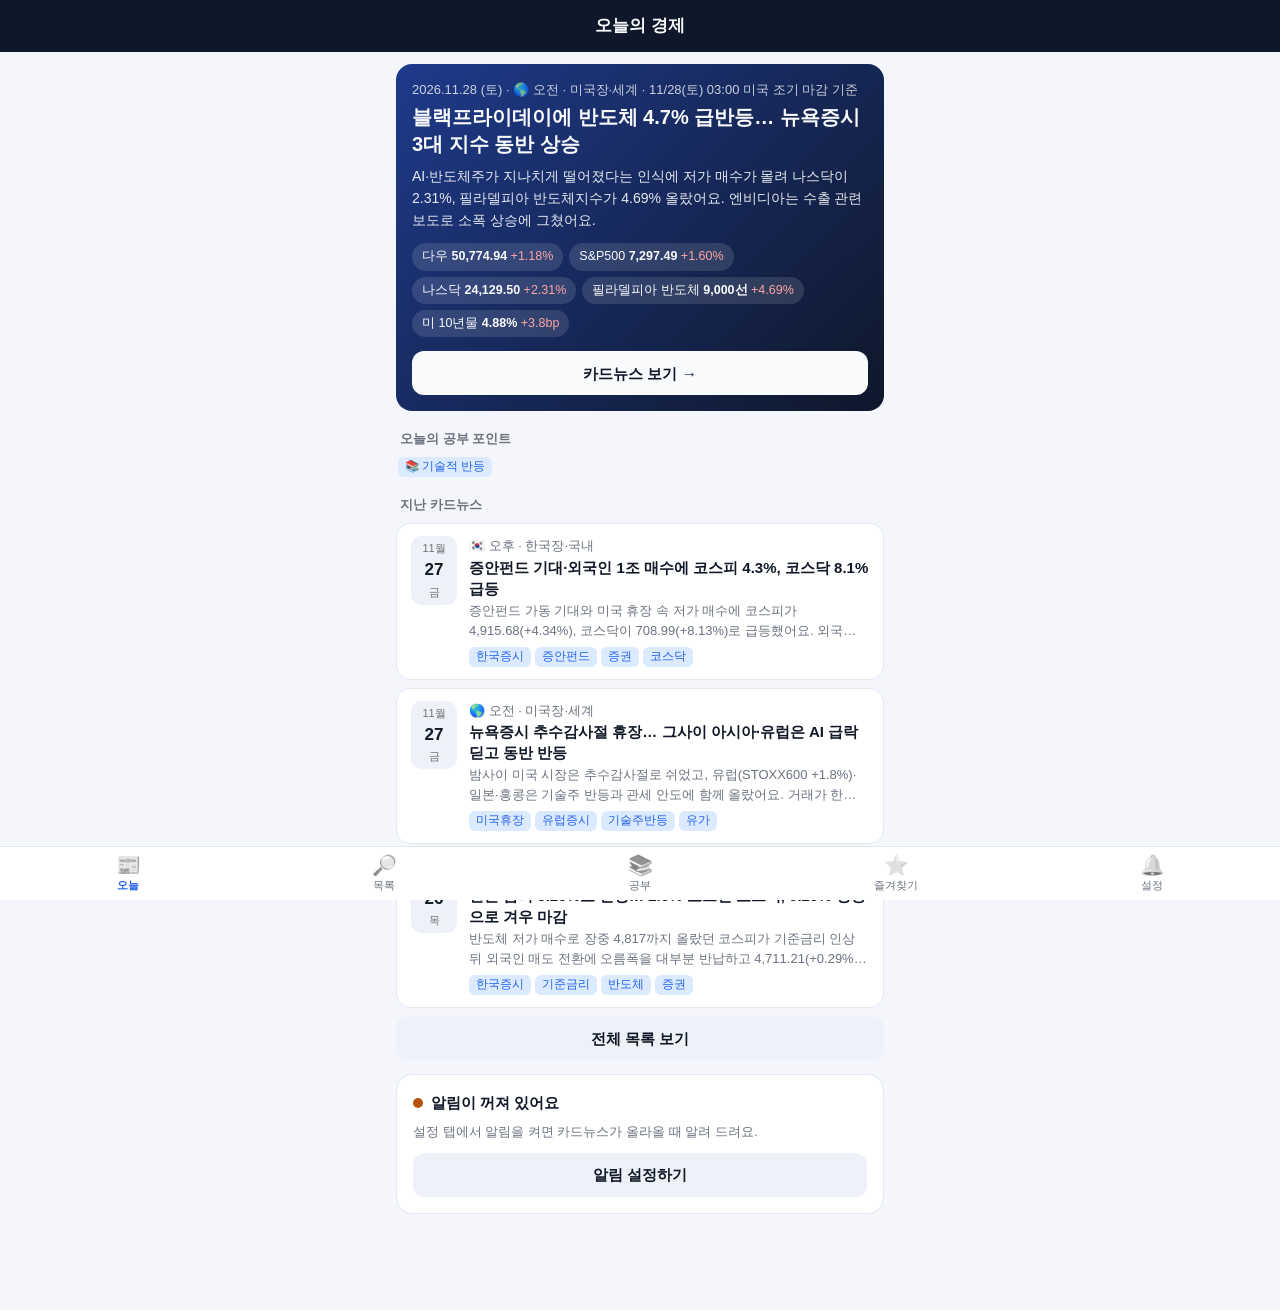
<file: docs/index.html>
<!doctype html>
<html lang="ko">
<head>
<meta charset="utf-8">
<meta name="viewport" content="width=device-width, initial-scale=1, viewport-fit=cover">
<title>경제 카드뉴스</title>
<meta name="description" content="평일 아침 경제 브리핑 카드뉴스">
<link rel="manifest" href="manifest.webmanifest">
<meta name="theme-color" content="#0f172a">
<meta name="apple-mobile-web-app-capable" content="yes">
<meta name="mobile-web-app-capable" content="yes">
<meta name="apple-mobile-web-app-status-bar-style" content="black-translucent">
<meta name="apple-mobile-web-app-title" content="경제카드">
<link rel="apple-touch-icon" href="icons/apple-touch-icon.png">
<link rel="icon" href="icons/icon-192.png">
<link rel="stylesheet" href="style.css">
</head>
<body>
<header class="top">
  <button class="icon-btn" id="backBtn" aria-label="뒤로" hidden>‹</button>
  <h1 id="title">경제 카드뉴스</h1>
  <button class="icon-btn" id="favBtn" aria-label="즐겨찾기" hidden>☆</button>
</header>

<main id="view" tabindex="-1"></main>

<div id="viewer" hidden>
  <iframe id="frame" title="카드뉴스"></iframe>
</div>

<nav class="tabs" id="tabs">
  <a href="#/today" data-tab="today"><span>📰</span>오늘</a>
  <a href="#/list" data-tab="list"><span>🔎</span>목록</a>
  <a href="#/study" data-tab="study"><span>📚</span>공부</a>
  <a href="#/fav" data-tab="fav"><span>⭐</span>즐겨찾기</a>
  <a href="#/settings" data-tab="settings"><span>🔔</span>설정</a>
</nav>

<div id="toast" role="status" hidden></div>
<script src="config.js"></script>
<script src="app.js"></script>
</body>
</html>
</file>
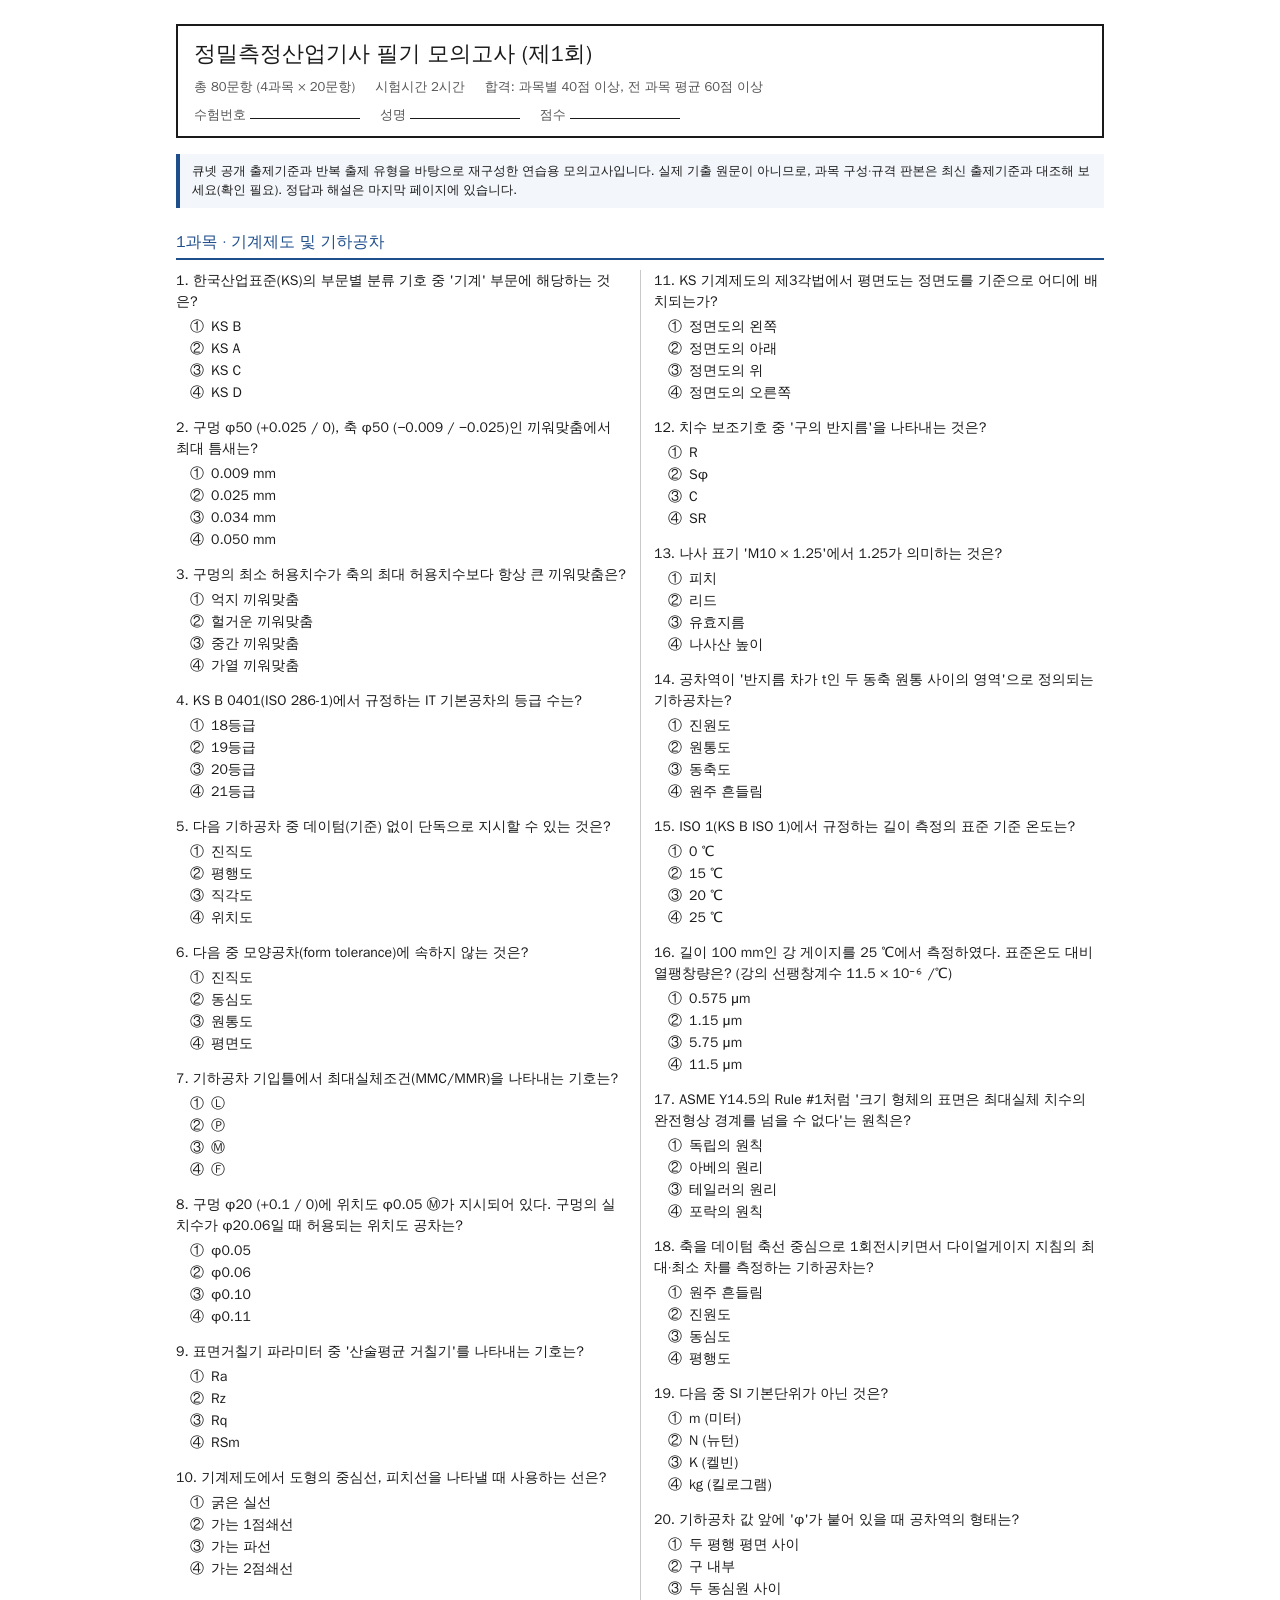
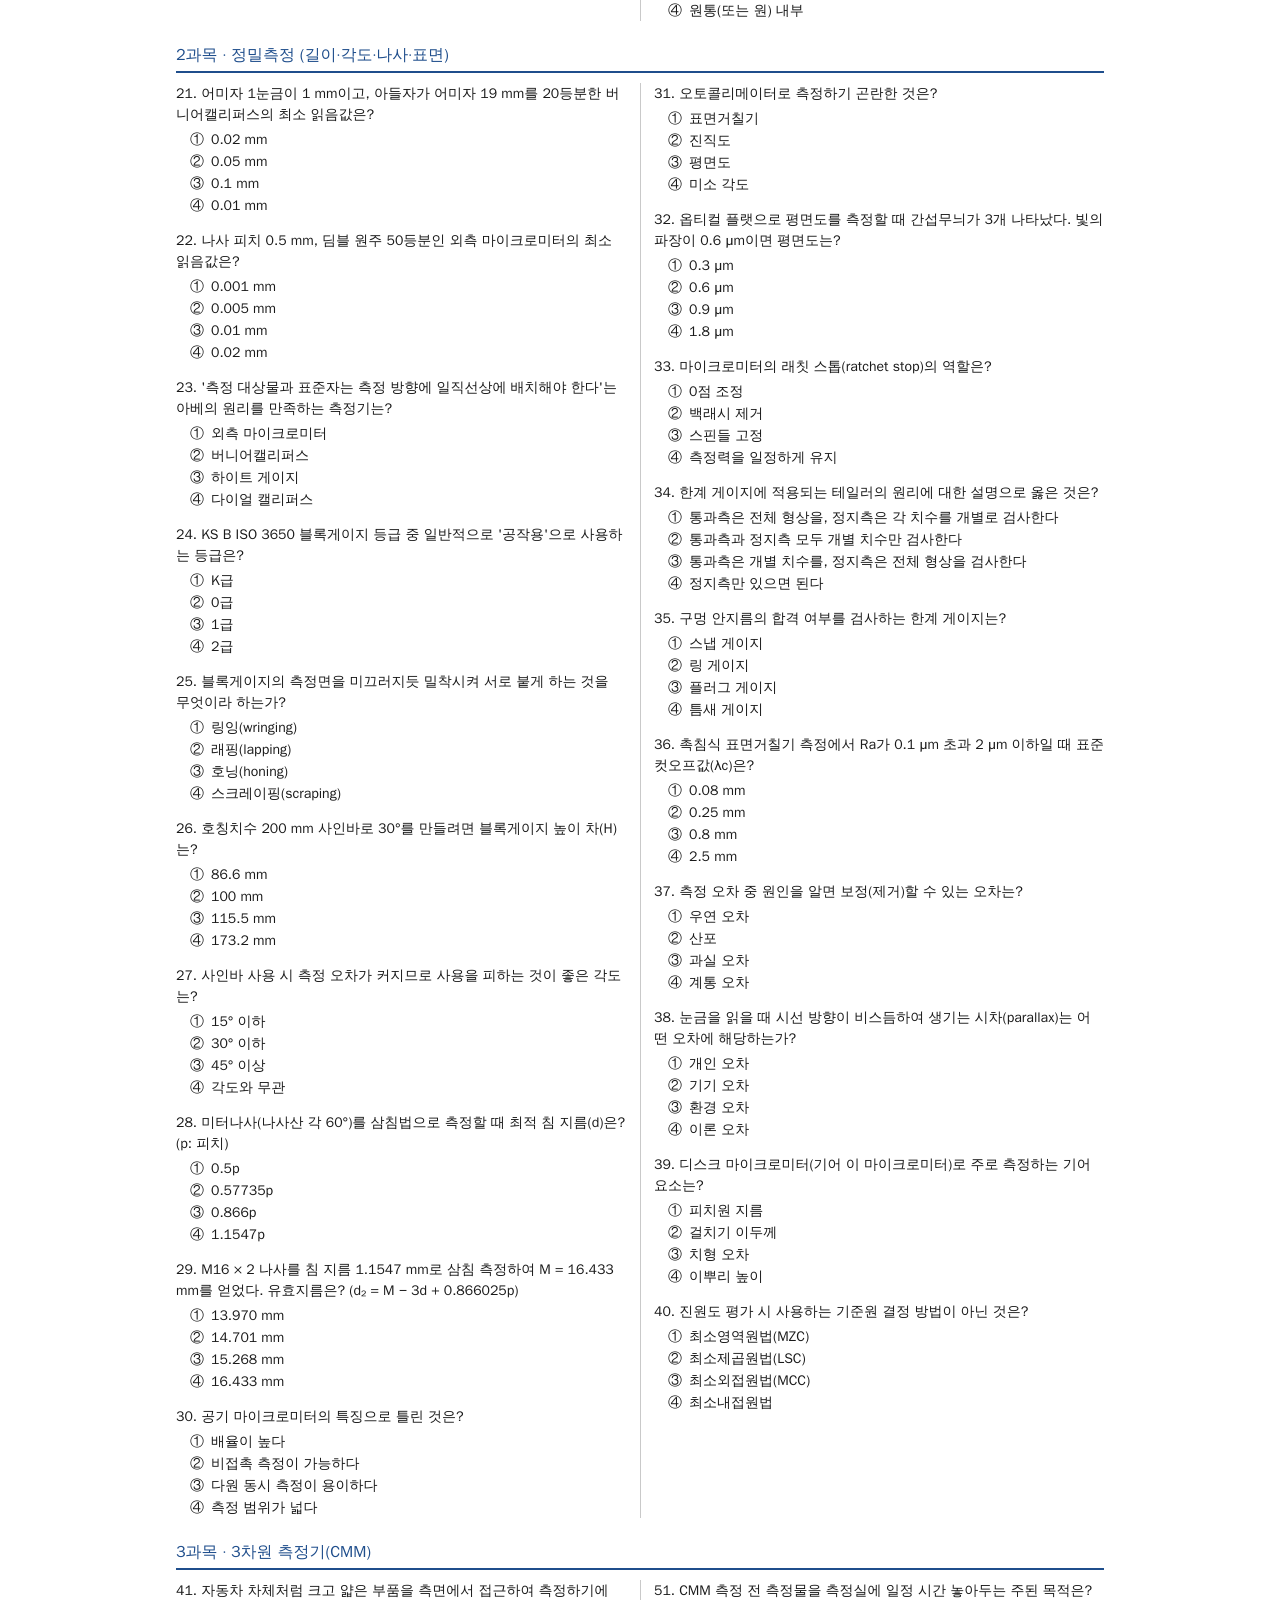
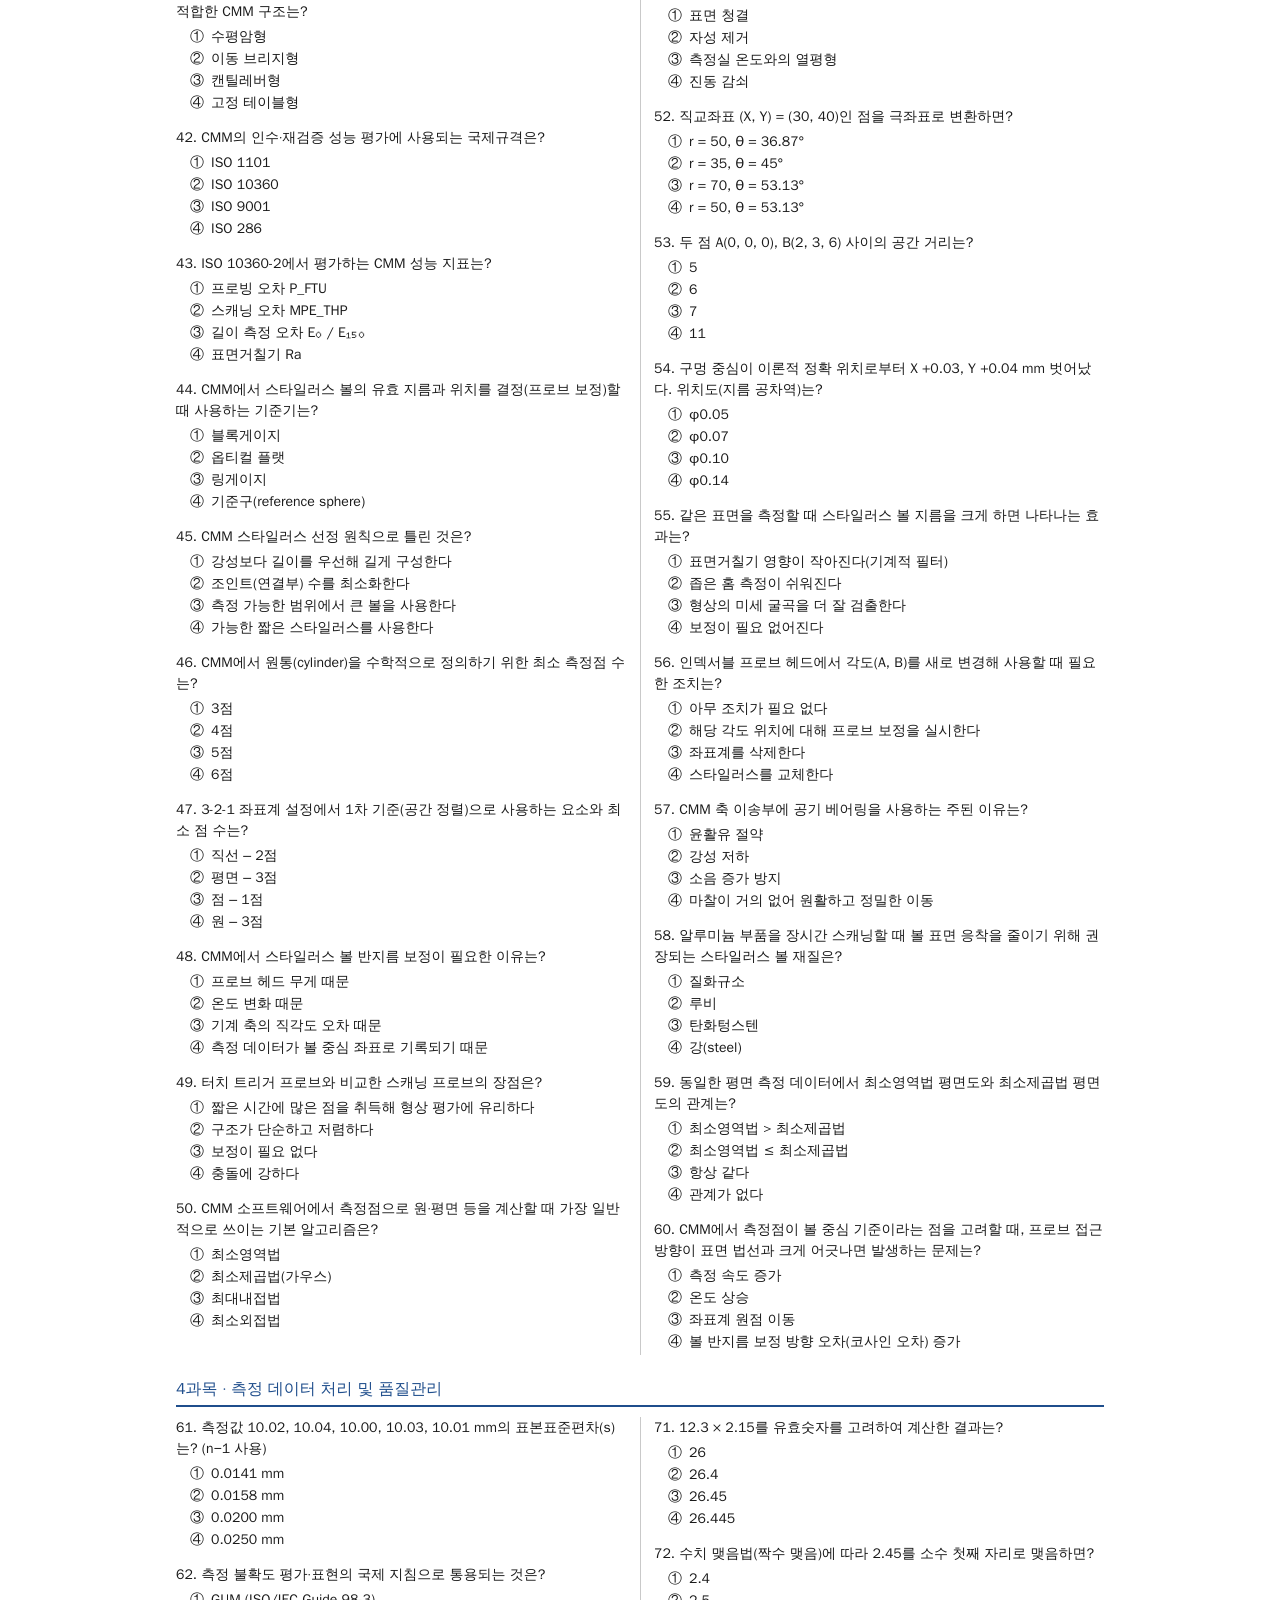
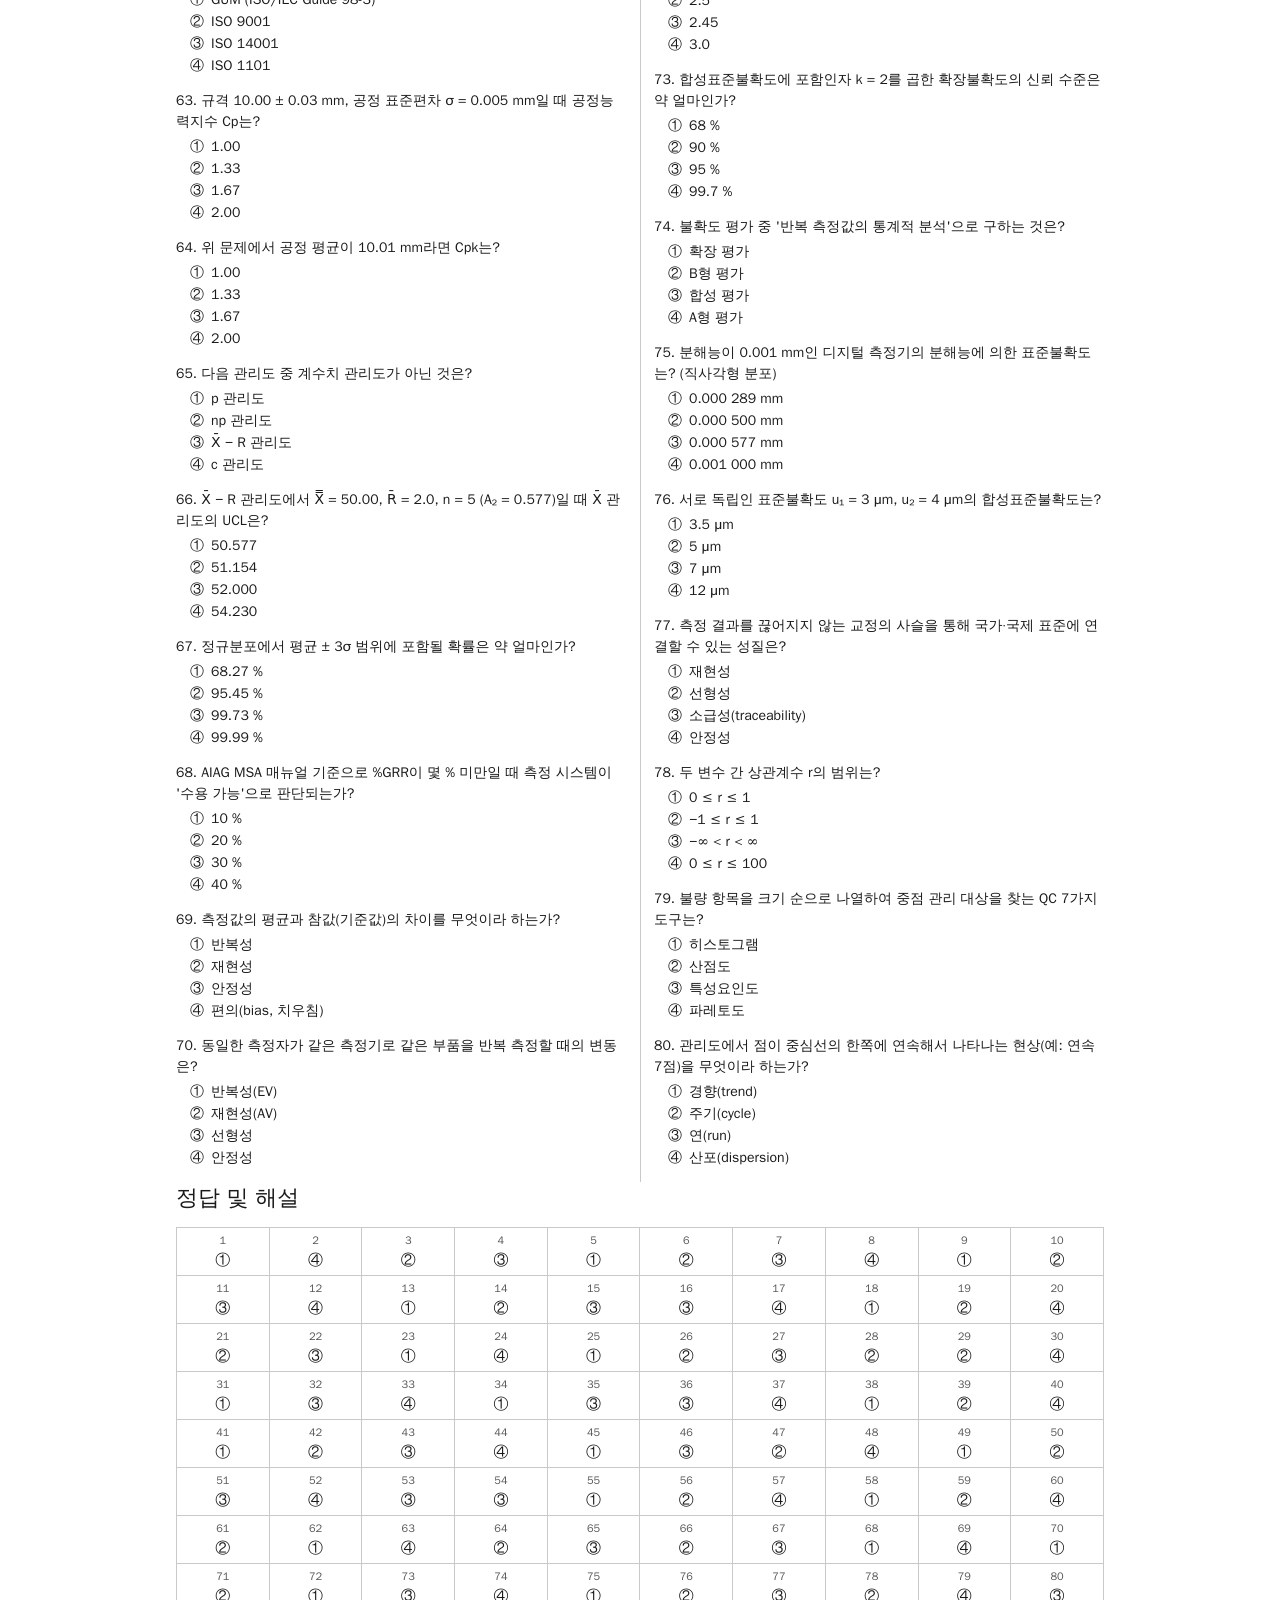
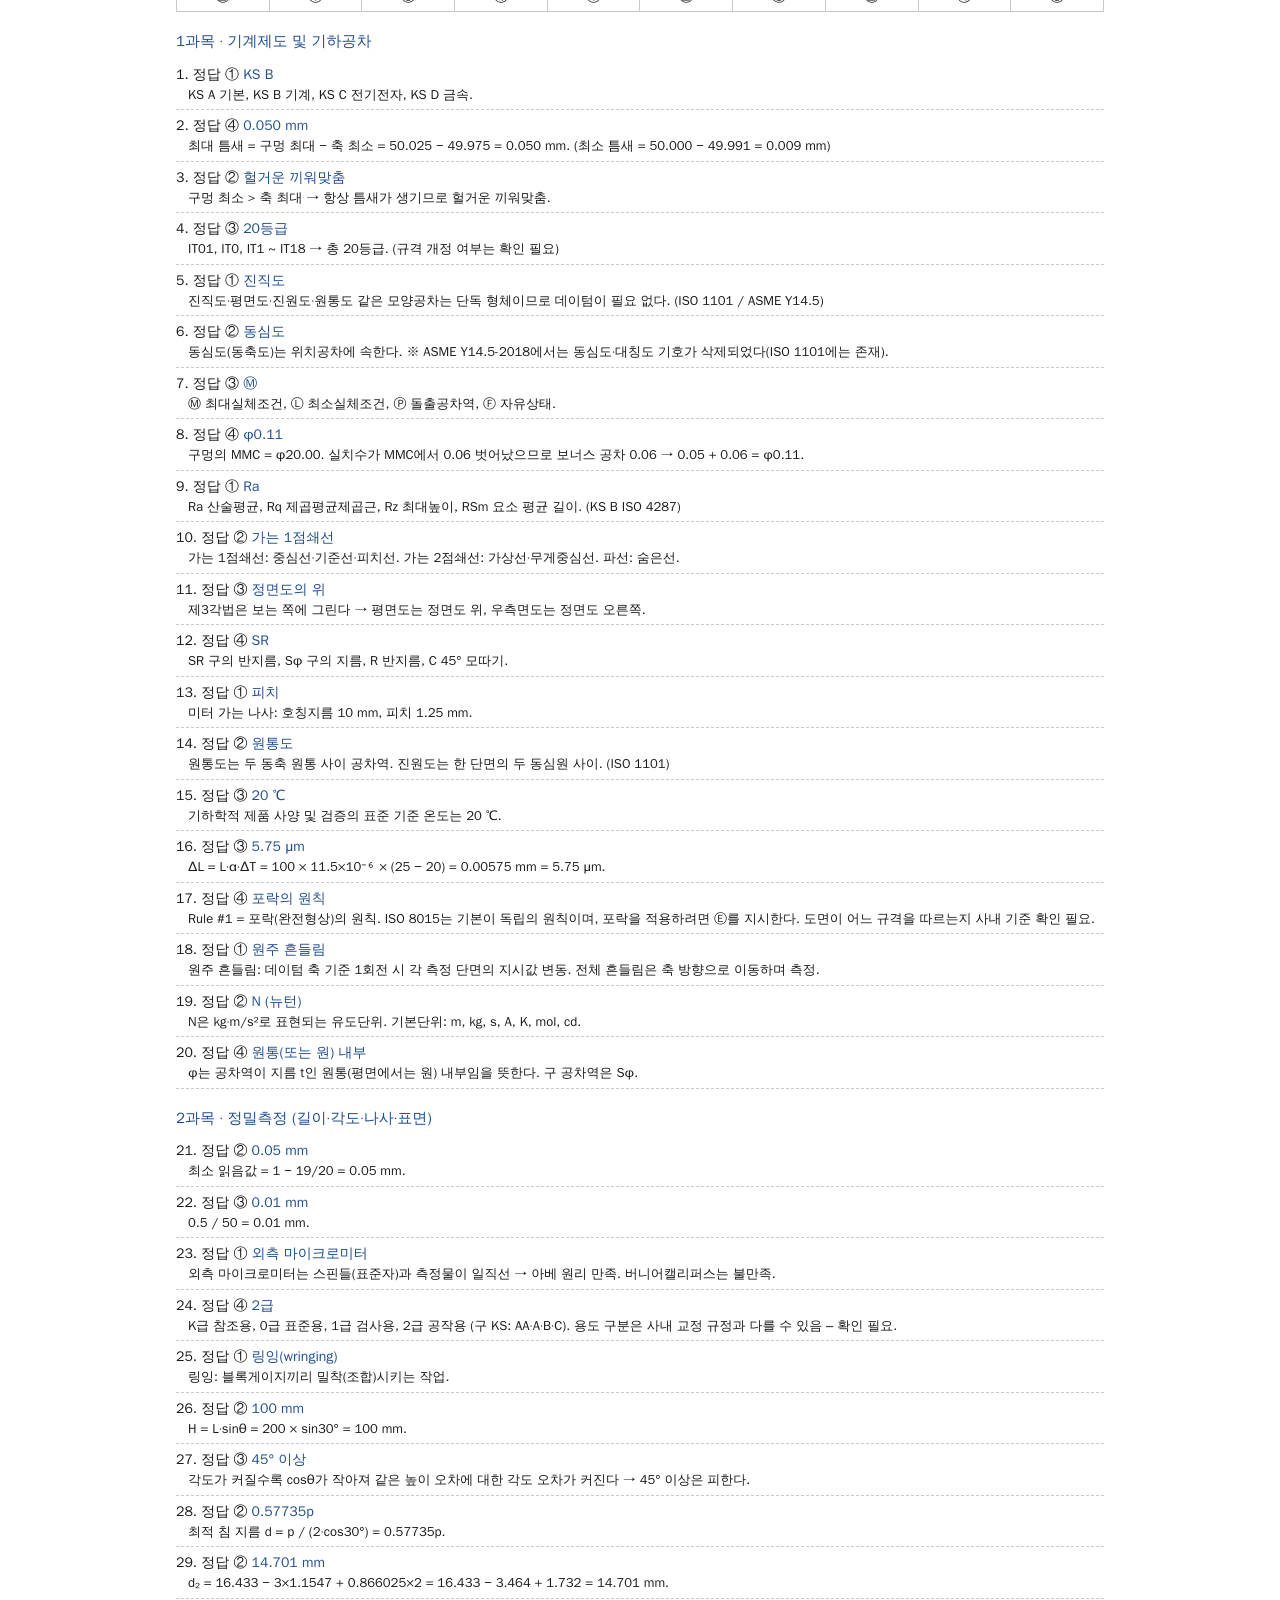
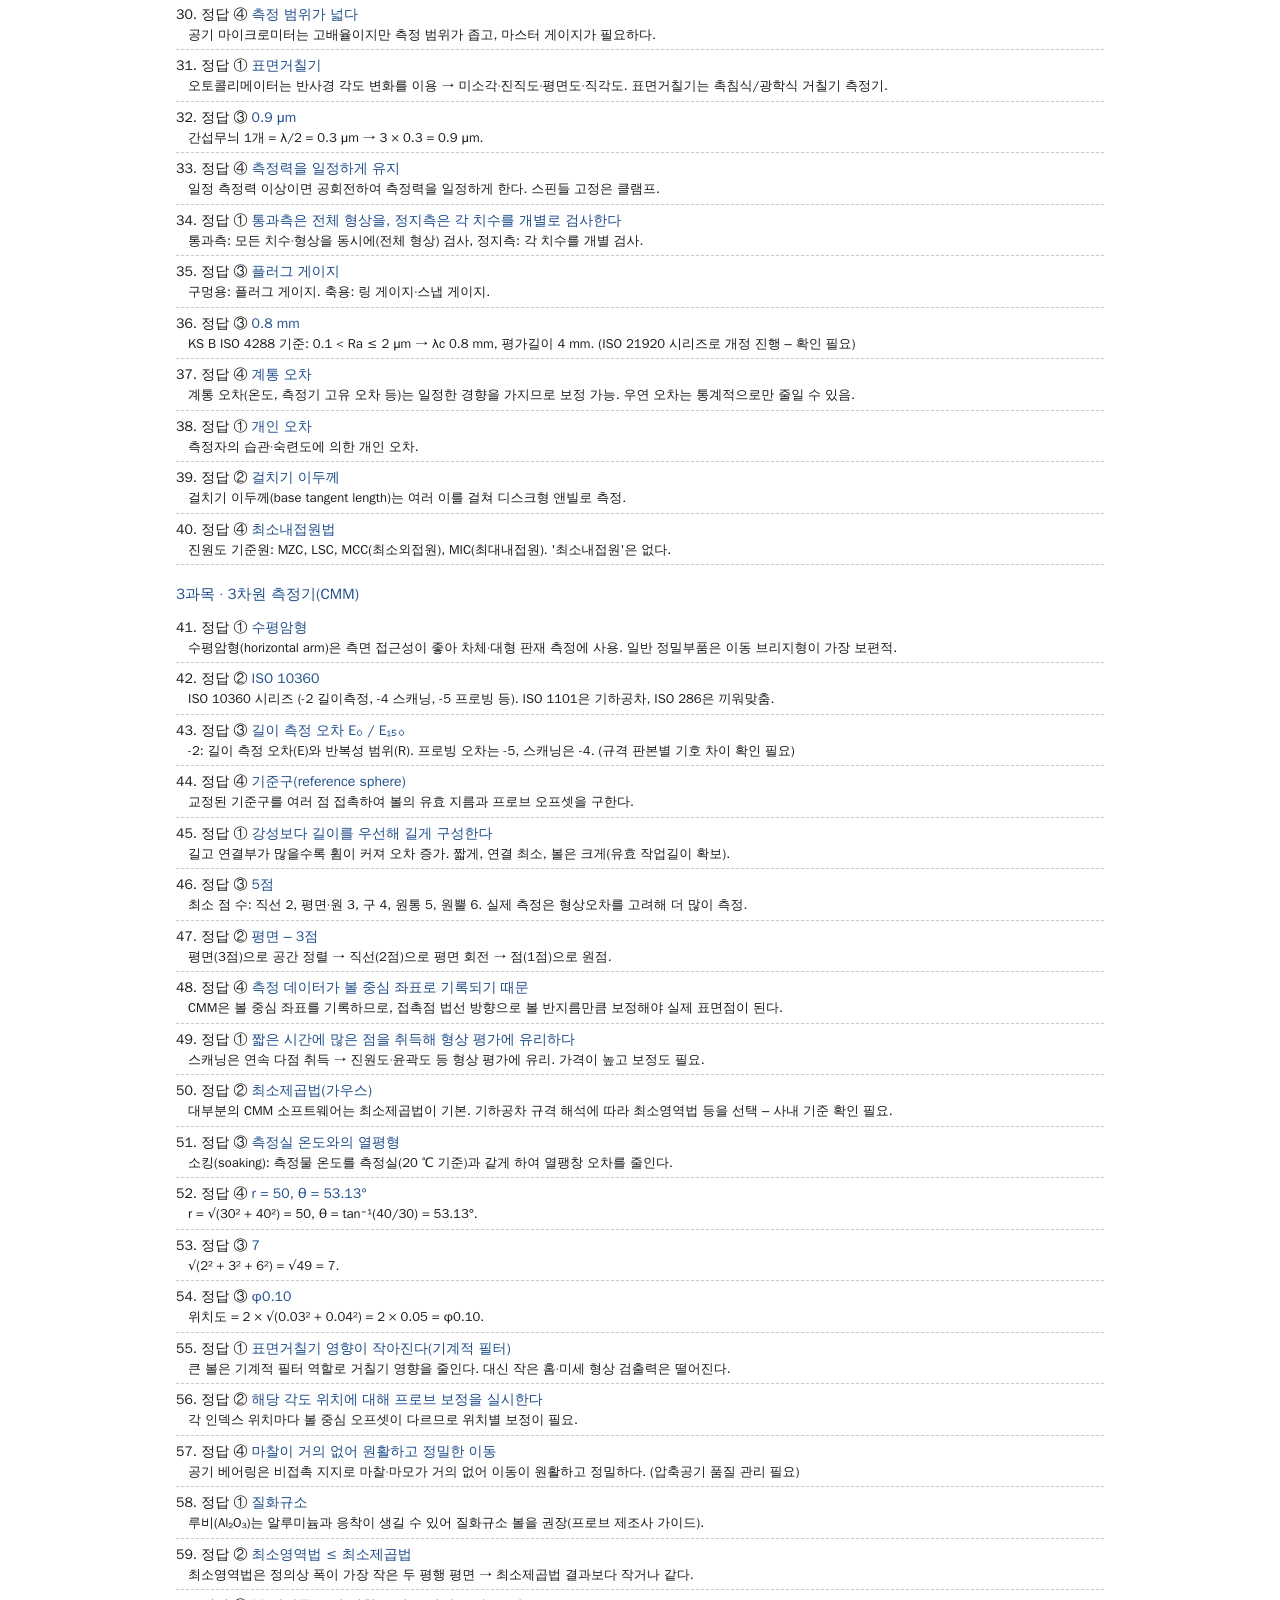
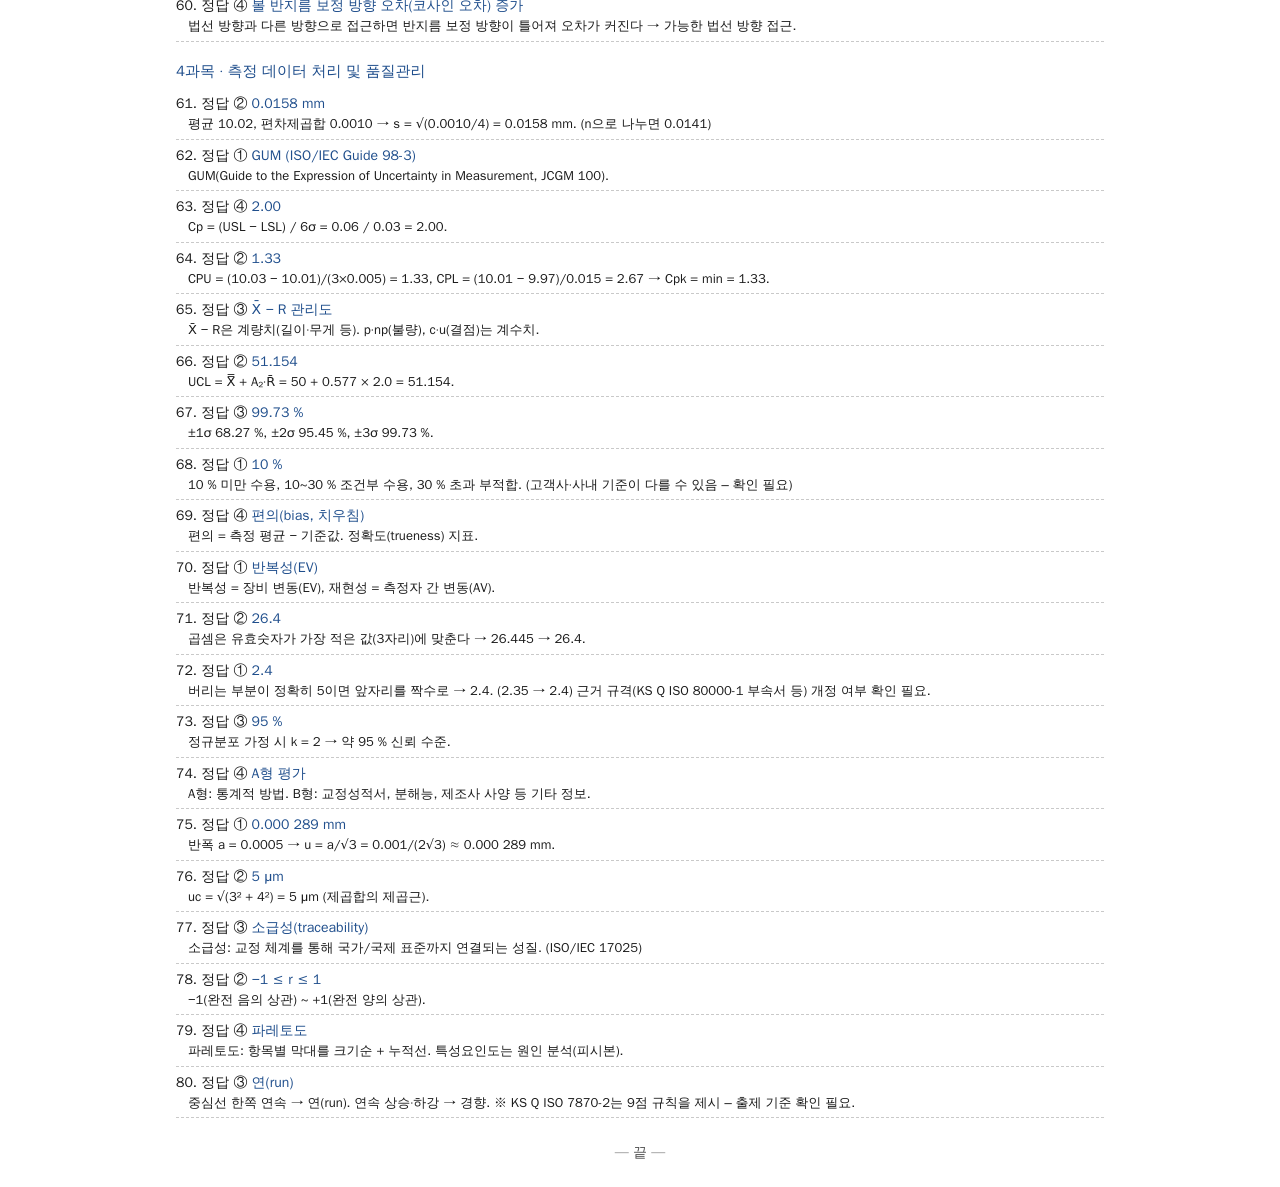
<file: mock_exam/정밀측정산업기사_모의고사_1회.html>
<!doctype html>
<html lang="ko"><head><meta charset="utf-8">
<meta name="viewport" content="width=device-width, initial-scale=1">
<title>정밀측정산업기사 모의고사</title>
<style>
:root { --ink:#1a1a1a; --sub:#555; --line:#c9c9c9; --accent:#1f4e8c; --bg:#fff; --soft:#f3f6fa; }
@media (prefers-color-scheme: dark) { :root:not([data-theme="light"]) { --ink:#e8e8e8; --sub:#aaa; --line:#444; --accent:#8db4ee; --bg:#16181b; --soft:#20242a; } }
:root[data-theme="dark"] { --ink:#e8e8e8; --sub:#aaa; --line:#444; --accent:#8db4ee; --bg:#16181b; --soft:#20242a; }
* { box-sizing:border-box; }
body { margin:0; background:var(--bg); color:var(--ink);
  font-family:"Noto Sans KR","Malgun Gothic","Apple SD Gothic Neo","WenQuanYi Zen Hei",sans-serif; font-size:14px; line-height:1.5; }
.page { max-width:960px; margin:0 auto; padding:24px 16px; }
header { border:2px solid var(--ink); padding:12px 16px; margin-bottom:16px; }
header h1 { margin:0 0 6px; font-size:22px; }
.meta { display:flex; flex-wrap:wrap; gap:6px 20px; color:var(--sub); font-size:13px; }
.fill { display:inline-block; min-width:110px; border-bottom:1px solid var(--ink); }
.notice { background:var(--soft); border-left:4px solid var(--accent); padding:8px 12px; font-size:12.5px; margin:0 0 16px; }
h2.subj { font-size:16px; color:var(--accent); border-bottom:2px solid var(--accent); padding-bottom:4px; margin:22px 0 10px; break-after:avoid; }
.cols { column-count:2; column-gap:28px; column-rule:1px solid var(--line); }
@media (max-width:700px) { .cols { column-count:1; } }
.q { break-inside:avoid; margin:0 0 14px; }
.qt { margin:0 0 4px; }
.ch { list-style:none; padding:0 0 0 14px; margin:0; }
.ch li { margin:1px 0; }
.n { display:inline-block; width:1.5em; }
.answers { break-before:page; }
.answers h1 { font-size:22px; margin:0 0 12px; }
table.grid { border-collapse:collapse; width:100%; margin-bottom:16px; table-layout:fixed; }
table.grid td { border:1px solid var(--line); text-align:center; padding:4px 2px; font-size:15px; }
.gn { display:block; font-size:11px; color:var(--sub); }
h3.subj { font-size:15px; color:var(--accent); margin:18px 0 6px; break-after:avoid; }
.exp { break-inside:avoid; border-bottom:1px dashed var(--line); padding:5px 0; }
.exp p { margin:0; }
.ans { color:var(--accent); }
.why { color:var(--ink); font-size:13px; padding-left:12px; }
.done { text-align:center; margin:24px 0 0; color:var(--sub); }
@page { size:A4; margin:14mm 12mm; }
@media print { :root { --ink:#000; --bg:#fff; --soft:#f1f1f1; --accent:#1f4e8c; } .page { padding:0; max-width:none; } body { font-size:11.5px; } }
</style></head>
<body><div class="page">
<header>
  <h1>정밀측정산업기사 필기 모의고사 (제1회)</h1>
  <div class="meta"><span>총 80문항 (4과목 × 20문항)</span><span>시험시간 2시간</span>
  <span>합격: 과목별 40점 이상, 전 과목 평균 60점 이상</span></div>
  <div class="meta" style="margin-top:8px"><span>수험번호 <span class="fill"></span></span><span>성명 <span class="fill"></span></span><span>점수 <span class="fill"></span></span></div>
</header>
<p class="notice">큐넷 공개 출제기준과 반복 출제 유형을 바탕으로 재구성한 연습용 모의고사입니다. 실제 기출 원문이 아니므로,
과목 구성·규격 판본은 최신 출제기준과 대조해 보세요(확인 필요). 정답과 해설은 마지막 페이지에 있습니다.</p>
<h2 class="subj">1과목 · 기계제도 및 기하공차</h2><div class="cols"><div class="q"><p class="qt"><b>1.</b> 한국산업표준(KS)의 부문별 분류 기호 중 '기계' 부문에 해당하는 것은?</p><ol class="ch"><li><span class=n>①</span>KS B</li><li><span class=n>②</span>KS A</li><li><span class=n>③</span>KS C</li><li><span class=n>④</span>KS D</li></ol></div><div class="q"><p class="qt"><b>2.</b> 구멍 φ50 (+0.025 / 0), 축 φ50 (−0.009 / −0.025)인 끼워맞춤에서 최대 틈새는?</p><ol class="ch"><li><span class=n>①</span>0.009 mm</li><li><span class=n>②</span>0.025 mm</li><li><span class=n>③</span>0.034 mm</li><li><span class=n>④</span>0.050 mm</li></ol></div><div class="q"><p class="qt"><b>3.</b> 구멍의 최소 허용치수가 축의 최대 허용치수보다 항상 큰 끼워맞춤은?</p><ol class="ch"><li><span class=n>①</span>억지 끼워맞춤</li><li><span class=n>②</span>헐거운 끼워맞춤</li><li><span class=n>③</span>중간 끼워맞춤</li><li><span class=n>④</span>가열 끼워맞춤</li></ol></div><div class="q"><p class="qt"><b>4.</b> KS B 0401(ISO 286-1)에서 규정하는 IT 기본공차의 등급 수는?</p><ol class="ch"><li><span class=n>①</span>18등급</li><li><span class=n>②</span>19등급</li><li><span class=n>③</span>20등급</li><li><span class=n>④</span>21등급</li></ol></div><div class="q"><p class="qt"><b>5.</b> 다음 기하공차 중 데이텀(기준) 없이 단독으로 지시할 수 있는 것은?</p><ol class="ch"><li><span class=n>①</span>진직도</li><li><span class=n>②</span>평행도</li><li><span class=n>③</span>직각도</li><li><span class=n>④</span>위치도</li></ol></div><div class="q"><p class="qt"><b>6.</b> 다음 중 모양공차(form tolerance)에 속하지 않는 것은?</p><ol class="ch"><li><span class=n>①</span>진직도</li><li><span class=n>②</span>동심도</li><li><span class=n>③</span>원통도</li><li><span class=n>④</span>평면도</li></ol></div><div class="q"><p class="qt"><b>7.</b> 기하공차 기입틀에서 최대실체조건(MMC/MMR)을 나타내는 기호는?</p><ol class="ch"><li><span class=n>①</span>Ⓛ</li><li><span class=n>②</span>Ⓟ</li><li><span class=n>③</span>Ⓜ</li><li><span class=n>④</span>Ⓕ</li></ol></div><div class="q"><p class="qt"><b>8.</b> 구멍 φ20 (+0.1 / 0)에 위치도 φ0.05 Ⓜ가 지시되어 있다. 구멍의 실치수가 φ20.06일 때 허용되는 위치도 공차는?</p><ol class="ch"><li><span class=n>①</span>φ0.05</li><li><span class=n>②</span>φ0.06</li><li><span class=n>③</span>φ0.10</li><li><span class=n>④</span>φ0.11</li></ol></div><div class="q"><p class="qt"><b>9.</b> 표면거칠기 파라미터 중 '산술평균 거칠기'를 나타내는 기호는?</p><ol class="ch"><li><span class=n>①</span>Ra</li><li><span class=n>②</span>Rz</li><li><span class=n>③</span>Rq</li><li><span class=n>④</span>RSm</li></ol></div><div class="q"><p class="qt"><b>10.</b> 기계제도에서 도형의 중심선, 피치선을 나타낼 때 사용하는 선은?</p><ol class="ch"><li><span class=n>①</span>굵은 실선</li><li><span class=n>②</span>가는 1점쇄선</li><li><span class=n>③</span>가는 파선</li><li><span class=n>④</span>가는 2점쇄선</li></ol></div><div class="q"><p class="qt"><b>11.</b> KS 기계제도의 제3각법에서 평면도는 정면도를 기준으로 어디에 배치되는가?</p><ol class="ch"><li><span class=n>①</span>정면도의 왼쪽</li><li><span class=n>②</span>정면도의 아래</li><li><span class=n>③</span>정면도의 위</li><li><span class=n>④</span>정면도의 오른쪽</li></ol></div><div class="q"><p class="qt"><b>12.</b> 치수 보조기호 중 '구의 반지름'을 나타내는 것은?</p><ol class="ch"><li><span class=n>①</span>R</li><li><span class=n>②</span>Sφ</li><li><span class=n>③</span>C</li><li><span class=n>④</span>SR</li></ol></div><div class="q"><p class="qt"><b>13.</b> 나사 표기 'M10 × 1.25'에서 1.25가 의미하는 것은?</p><ol class="ch"><li><span class=n>①</span>피치</li><li><span class=n>②</span>리드</li><li><span class=n>③</span>유효지름</li><li><span class=n>④</span>나사산 높이</li></ol></div><div class="q"><p class="qt"><b>14.</b> 공차역이 '반지름 차가 t인 두 동축 원통 사이의 영역'으로 정의되는 기하공차는?</p><ol class="ch"><li><span class=n>①</span>진원도</li><li><span class=n>②</span>원통도</li><li><span class=n>③</span>동축도</li><li><span class=n>④</span>원주 흔들림</li></ol></div><div class="q"><p class="qt"><b>15.</b> ISO 1(KS B ISO 1)에서 규정하는 길이 측정의 표준 기준 온도는?</p><ol class="ch"><li><span class=n>①</span>0 ℃</li><li><span class=n>②</span>15 ℃</li><li><span class=n>③</span>20 ℃</li><li><span class=n>④</span>25 ℃</li></ol></div><div class="q"><p class="qt"><b>16.</b> 길이 100 mm인 강 게이지를 25 ℃에서 측정하였다. 표준온도 대비 열팽창량은? (강의 선팽창계수 11.5 × 10⁻⁶ /℃)</p><ol class="ch"><li><span class=n>①</span>0.575 μm</li><li><span class=n>②</span>1.15 μm</li><li><span class=n>③</span>5.75 μm</li><li><span class=n>④</span>11.5 μm</li></ol></div><div class="q"><p class="qt"><b>17.</b> ASME Y14.5의 Rule #1처럼 '크기 형체의 표면은 최대실체 치수의 완전형상 경계를 넘을 수 없다'는 원칙은?</p><ol class="ch"><li><span class=n>①</span>독립의 원칙</li><li><span class=n>②</span>아베의 원리</li><li><span class=n>③</span>테일러의 원리</li><li><span class=n>④</span>포락의 원칙</li></ol></div><div class="q"><p class="qt"><b>18.</b> 축을 데이텀 축선 중심으로 1회전시키면서 다이얼게이지 지침의 최대·최소 차를 측정하는 기하공차는?</p><ol class="ch"><li><span class=n>①</span>원주 흔들림</li><li><span class=n>②</span>진원도</li><li><span class=n>③</span>동심도</li><li><span class=n>④</span>평행도</li></ol></div><div class="q"><p class="qt"><b>19.</b> 다음 중 SI 기본단위가 아닌 것은?</p><ol class="ch"><li><span class=n>①</span>m (미터)</li><li><span class=n>②</span>N (뉴턴)</li><li><span class=n>③</span>K (켈빈)</li><li><span class=n>④</span>kg (킬로그램)</li></ol></div><div class="q"><p class="qt"><b>20.</b> 기하공차 값 앞에 'φ'가 붙어 있을 때 공차역의 형태는?</p><ol class="ch"><li><span class=n>①</span>두 평행 평면 사이</li><li><span class=n>②</span>구 내부</li><li><span class=n>③</span>두 동심원 사이</li><li><span class=n>④</span>원통(또는 원) 내부</li></ol></div></div><h2 class="subj">2과목 · 정밀측정 (길이·각도·나사·표면)</h2><div class="cols"><div class="q"><p class="qt"><b>21.</b> 어미자 1눈금이 1 mm이고, 아들자가 어미자 19 mm를 20등분한 버니어캘리퍼스의 최소 읽음값은?</p><ol class="ch"><li><span class=n>①</span>0.02 mm</li><li><span class=n>②</span>0.05 mm</li><li><span class=n>③</span>0.1 mm</li><li><span class=n>④</span>0.01 mm</li></ol></div><div class="q"><p class="qt"><b>22.</b> 나사 피치 0.5 mm, 딤블 원주 50등분인 외측 마이크로미터의 최소 읽음값은?</p><ol class="ch"><li><span class=n>①</span>0.001 mm</li><li><span class=n>②</span>0.005 mm</li><li><span class=n>③</span>0.01 mm</li><li><span class=n>④</span>0.02 mm</li></ol></div><div class="q"><p class="qt"><b>23.</b> '측정 대상물과 표준자는 측정 방향에 일직선상에 배치해야 한다'는 아베의 원리를 만족하는 측정기는?</p><ol class="ch"><li><span class=n>①</span>외측 마이크로미터</li><li><span class=n>②</span>버니어캘리퍼스</li><li><span class=n>③</span>하이트 게이지</li><li><span class=n>④</span>다이얼 캘리퍼스</li></ol></div><div class="q"><p class="qt"><b>24.</b> KS B ISO 3650 블록게이지 등급 중 일반적으로 '공작용'으로 사용하는 등급은?</p><ol class="ch"><li><span class=n>①</span>K급</li><li><span class=n>②</span>0급</li><li><span class=n>③</span>1급</li><li><span class=n>④</span>2급</li></ol></div><div class="q"><p class="qt"><b>25.</b> 블록게이지의 측정면을 미끄러지듯 밀착시켜 서로 붙게 하는 것을 무엇이라 하는가?</p><ol class="ch"><li><span class=n>①</span>링잉(wringing)</li><li><span class=n>②</span>래핑(lapping)</li><li><span class=n>③</span>호닝(honing)</li><li><span class=n>④</span>스크레이핑(scraping)</li></ol></div><div class="q"><p class="qt"><b>26.</b> 호칭치수 200 mm 사인바로 30°를 만들려면 블록게이지 높이 차(H)는?</p><ol class="ch"><li><span class=n>①</span>86.6 mm</li><li><span class=n>②</span>100 mm</li><li><span class=n>③</span>115.5 mm</li><li><span class=n>④</span>173.2 mm</li></ol></div><div class="q"><p class="qt"><b>27.</b> 사인바 사용 시 측정 오차가 커지므로 사용을 피하는 것이 좋은 각도는?</p><ol class="ch"><li><span class=n>①</span>15° 이하</li><li><span class=n>②</span>30° 이하</li><li><span class=n>③</span>45° 이상</li><li><span class=n>④</span>각도와 무관</li></ol></div><div class="q"><p class="qt"><b>28.</b> 미터나사(나사산 각 60°)를 삼침법으로 측정할 때 최적 침 지름(d)은? (p: 피치)</p><ol class="ch"><li><span class=n>①</span>0.5p</li><li><span class=n>②</span>0.57735p</li><li><span class=n>③</span>0.866p</li><li><span class=n>④</span>1.1547p</li></ol></div><div class="q"><p class="qt"><b>29.</b> M16 × 2 나사를 침 지름 1.1547 mm로 삼침 측정하여 M = 16.433 mm를 얻었다. 유효지름은? (d₂ = M − 3d + 0.866025p)</p><ol class="ch"><li><span class=n>①</span>13.970 mm</li><li><span class=n>②</span>14.701 mm</li><li><span class=n>③</span>15.268 mm</li><li><span class=n>④</span>16.433 mm</li></ol></div><div class="q"><p class="qt"><b>30.</b> 공기 마이크로미터의 특징으로 틀린 것은?</p><ol class="ch"><li><span class=n>①</span>배율이 높다</li><li><span class=n>②</span>비접촉 측정이 가능하다</li><li><span class=n>③</span>다원 동시 측정이 용이하다</li><li><span class=n>④</span>측정 범위가 넓다</li></ol></div><div class="q"><p class="qt"><b>31.</b> 오토콜리메이터로 측정하기 곤란한 것은?</p><ol class="ch"><li><span class=n>①</span>표면거칠기</li><li><span class=n>②</span>진직도</li><li><span class=n>③</span>평면도</li><li><span class=n>④</span>미소 각도</li></ol></div><div class="q"><p class="qt"><b>32.</b> 옵티컬 플랫으로 평면도를 측정할 때 간섭무늬가 3개 나타났다. 빛의 파장이 0.6 μm이면 평면도는?</p><ol class="ch"><li><span class=n>①</span>0.3 μm</li><li><span class=n>②</span>0.6 μm</li><li><span class=n>③</span>0.9 μm</li><li><span class=n>④</span>1.8 μm</li></ol></div><div class="q"><p class="qt"><b>33.</b> 마이크로미터의 래칫 스톱(ratchet stop)의 역할은?</p><ol class="ch"><li><span class=n>①</span>0점 조정</li><li><span class=n>②</span>백래시 제거</li><li><span class=n>③</span>스핀들 고정</li><li><span class=n>④</span>측정력을 일정하게 유지</li></ol></div><div class="q"><p class="qt"><b>34.</b> 한계 게이지에 적용되는 테일러의 원리에 대한 설명으로 옳은 것은?</p><ol class="ch"><li><span class=n>①</span>통과측은 전체 형상을, 정지측은 각 치수를 개별로 검사한다</li><li><span class=n>②</span>통과측과 정지측 모두 개별 치수만 검사한다</li><li><span class=n>③</span>통과측은 개별 치수를, 정지측은 전체 형상을 검사한다</li><li><span class=n>④</span>정지측만 있으면 된다</li></ol></div><div class="q"><p class="qt"><b>35.</b> 구멍 안지름의 합격 여부를 검사하는 한계 게이지는?</p><ol class="ch"><li><span class=n>①</span>스냅 게이지</li><li><span class=n>②</span>링 게이지</li><li><span class=n>③</span>플러그 게이지</li><li><span class=n>④</span>틈새 게이지</li></ol></div><div class="q"><p class="qt"><b>36.</b> 촉침식 표면거칠기 측정에서 Ra가 0.1 μm 초과 2 μm 이하일 때 표준 컷오프값(λc)은?</p><ol class="ch"><li><span class=n>①</span>0.08 mm</li><li><span class=n>②</span>0.25 mm</li><li><span class=n>③</span>0.8 mm</li><li><span class=n>④</span>2.5 mm</li></ol></div><div class="q"><p class="qt"><b>37.</b> 측정 오차 중 원인을 알면 보정(제거)할 수 있는 오차는?</p><ol class="ch"><li><span class=n>①</span>우연 오차</li><li><span class=n>②</span>산포</li><li><span class=n>③</span>과실 오차</li><li><span class=n>④</span>계통 오차</li></ol></div><div class="q"><p class="qt"><b>38.</b> 눈금을 읽을 때 시선 방향이 비스듬하여 생기는 시차(parallax)는 어떤 오차에 해당하는가?</p><ol class="ch"><li><span class=n>①</span>개인 오차</li><li><span class=n>②</span>기기 오차</li><li><span class=n>③</span>환경 오차</li><li><span class=n>④</span>이론 오차</li></ol></div><div class="q"><p class="qt"><b>39.</b> 디스크 마이크로미터(기어 이 마이크로미터)로 주로 측정하는 기어 요소는?</p><ol class="ch"><li><span class=n>①</span>피치원 지름</li><li><span class=n>②</span>걸치기 이두께</li><li><span class=n>③</span>치형 오차</li><li><span class=n>④</span>이뿌리 높이</li></ol></div><div class="q"><p class="qt"><b>40.</b> 진원도 평가 시 사용하는 기준원 결정 방법이 아닌 것은?</p><ol class="ch"><li><span class=n>①</span>최소영역원법(MZC)</li><li><span class=n>②</span>최소제곱원법(LSC)</li><li><span class=n>③</span>최소외접원법(MCC)</li><li><span class=n>④</span>최소내접원법</li></ol></div></div><h2 class="subj">3과목 · 3차원 측정기(CMM)</h2><div class="cols"><div class="q"><p class="qt"><b>41.</b> 자동차 차체처럼 크고 얇은 부품을 측면에서 접근하여 측정하기에 적합한 CMM 구조는?</p><ol class="ch"><li><span class=n>①</span>수평암형</li><li><span class=n>②</span>이동 브리지형</li><li><span class=n>③</span>캔틸레버형</li><li><span class=n>④</span>고정 테이블형</li></ol></div><div class="q"><p class="qt"><b>42.</b> CMM의 인수·재검증 성능 평가에 사용되는 국제규격은?</p><ol class="ch"><li><span class=n>①</span>ISO 1101</li><li><span class=n>②</span>ISO 10360</li><li><span class=n>③</span>ISO 9001</li><li><span class=n>④</span>ISO 286</li></ol></div><div class="q"><p class="qt"><b>43.</b> ISO 10360-2에서 평가하는 CMM 성능 지표는?</p><ol class="ch"><li><span class=n>①</span>프로빙 오차 P_FTU</li><li><span class=n>②</span>스캐닝 오차 MPE_THP</li><li><span class=n>③</span>길이 측정 오차 E₀ / E₁₅₀</li><li><span class=n>④</span>표면거칠기 Ra</li></ol></div><div class="q"><p class="qt"><b>44.</b> CMM에서 스타일러스 볼의 유효 지름과 위치를 결정(프로브 보정)할 때 사용하는 기준기는?</p><ol class="ch"><li><span class=n>①</span>블록게이지</li><li><span class=n>②</span>옵티컬 플랫</li><li><span class=n>③</span>링게이지</li><li><span class=n>④</span>기준구(reference sphere)</li></ol></div><div class="q"><p class="qt"><b>45.</b> CMM 스타일러스 선정 원칙으로 틀린 것은?</p><ol class="ch"><li><span class=n>①</span>강성보다 길이를 우선해 길게 구성한다</li><li><span class=n>②</span>조인트(연결부) 수를 최소화한다</li><li><span class=n>③</span>측정 가능한 범위에서 큰 볼을 사용한다</li><li><span class=n>④</span>가능한 짧은 스타일러스를 사용한다</li></ol></div><div class="q"><p class="qt"><b>46.</b> CMM에서 원통(cylinder)을 수학적으로 정의하기 위한 최소 측정점 수는?</p><ol class="ch"><li><span class=n>①</span>3점</li><li><span class=n>②</span>4점</li><li><span class=n>③</span>5점</li><li><span class=n>④</span>6점</li></ol></div><div class="q"><p class="qt"><b>47.</b> 3-2-1 좌표계 설정에서 1차 기준(공간 정렬)으로 사용하는 요소와 최소 점 수는?</p><ol class="ch"><li><span class=n>①</span>직선 – 2점</li><li><span class=n>②</span>평면 – 3점</li><li><span class=n>③</span>점 – 1점</li><li><span class=n>④</span>원 – 3점</li></ol></div><div class="q"><p class="qt"><b>48.</b> CMM에서 스타일러스 볼 반지름 보정이 필요한 이유는?</p><ol class="ch"><li><span class=n>①</span>프로브 헤드 무게 때문</li><li><span class=n>②</span>온도 변화 때문</li><li><span class=n>③</span>기계 축의 직각도 오차 때문</li><li><span class=n>④</span>측정 데이터가 볼 중심 좌표로 기록되기 때문</li></ol></div><div class="q"><p class="qt"><b>49.</b> 터치 트리거 프로브와 비교한 스캐닝 프로브의 장점은?</p><ol class="ch"><li><span class=n>①</span>짧은 시간에 많은 점을 취득해 형상 평가에 유리하다</li><li><span class=n>②</span>구조가 단순하고 저렴하다</li><li><span class=n>③</span>보정이 필요 없다</li><li><span class=n>④</span>충돌에 강하다</li></ol></div><div class="q"><p class="qt"><b>50.</b> CMM 소프트웨어에서 측정점으로 원·평면 등을 계산할 때 가장 일반적으로 쓰이는 기본 알고리즘은?</p><ol class="ch"><li><span class=n>①</span>최소영역법</li><li><span class=n>②</span>최소제곱법(가우스)</li><li><span class=n>③</span>최대내접법</li><li><span class=n>④</span>최소외접법</li></ol></div><div class="q"><p class="qt"><b>51.</b> CMM 측정 전 측정물을 측정실에 일정 시간 놓아두는 주된 목적은?</p><ol class="ch"><li><span class=n>①</span>표면 청결</li><li><span class=n>②</span>자성 제거</li><li><span class=n>③</span>측정실 온도와의 열평형</li><li><span class=n>④</span>진동 감쇠</li></ol></div><div class="q"><p class="qt"><b>52.</b> 직교좌표 (X, Y) = (30, 40)인 점을 극좌표로 변환하면?</p><ol class="ch"><li><span class=n>①</span>r = 50, θ = 36.87°</li><li><span class=n>②</span>r = 35, θ = 45°</li><li><span class=n>③</span>r = 70, θ = 53.13°</li><li><span class=n>④</span>r = 50, θ = 53.13°</li></ol></div><div class="q"><p class="qt"><b>53.</b> 두 점 A(0, 0, 0), B(2, 3, 6) 사이의 공간 거리는?</p><ol class="ch"><li><span class=n>①</span>5</li><li><span class=n>②</span>6</li><li><span class=n>③</span>7</li><li><span class=n>④</span>11</li></ol></div><div class="q"><p class="qt"><b>54.</b> 구멍 중심이 이론적 정확 위치로부터 X +0.03, Y +0.04 mm 벗어났다. 위치도(지름 공차역)는?</p><ol class="ch"><li><span class=n>①</span>φ0.05</li><li><span class=n>②</span>φ0.07</li><li><span class=n>③</span>φ0.10</li><li><span class=n>④</span>φ0.14</li></ol></div><div class="q"><p class="qt"><b>55.</b> 같은 표면을 측정할 때 스타일러스 볼 지름을 크게 하면 나타나는 효과는?</p><ol class="ch"><li><span class=n>①</span>표면거칠기 영향이 작아진다(기계적 필터)</li><li><span class=n>②</span>좁은 홈 측정이 쉬워진다</li><li><span class=n>③</span>형상의 미세 굴곡을 더 잘 검출한다</li><li><span class=n>④</span>보정이 필요 없어진다</li></ol></div><div class="q"><p class="qt"><b>56.</b> 인덱서블 프로브 헤드에서 각도(A, B)를 새로 변경해 사용할 때 필요한 조치는?</p><ol class="ch"><li><span class=n>①</span>아무 조치가 필요 없다</li><li><span class=n>②</span>해당 각도 위치에 대해 프로브 보정을 실시한다</li><li><span class=n>③</span>좌표계를 삭제한다</li><li><span class=n>④</span>스타일러스를 교체한다</li></ol></div><div class="q"><p class="qt"><b>57.</b> CMM 축 이송부에 공기 베어링을 사용하는 주된 이유는?</p><ol class="ch"><li><span class=n>①</span>윤활유 절약</li><li><span class=n>②</span>강성 저하</li><li><span class=n>③</span>소음 증가 방지</li><li><span class=n>④</span>마찰이 거의 없어 원활하고 정밀한 이동</li></ol></div><div class="q"><p class="qt"><b>58.</b> 알루미늄 부품을 장시간 스캐닝할 때 볼 표면 응착을 줄이기 위해 권장되는 스타일러스 볼 재질은?</p><ol class="ch"><li><span class=n>①</span>질화규소</li><li><span class=n>②</span>루비</li><li><span class=n>③</span>탄화텅스텐</li><li><span class=n>④</span>강(steel)</li></ol></div><div class="q"><p class="qt"><b>59.</b> 동일한 평면 측정 데이터에서 최소영역법 평면도와 최소제곱법 평면도의 관계는?</p><ol class="ch"><li><span class=n>①</span>최소영역법 &gt; 최소제곱법</li><li><span class=n>②</span>최소영역법 ≤ 최소제곱법</li><li><span class=n>③</span>항상 같다</li><li><span class=n>④</span>관계가 없다</li></ol></div><div class="q"><p class="qt"><b>60.</b> CMM에서 측정점이 볼 중심 기준이라는 점을 고려할 때, 프로브 접근 방향이 표면 법선과 크게 어긋나면 발생하는 문제는?</p><ol class="ch"><li><span class=n>①</span>측정 속도 증가</li><li><span class=n>②</span>온도 상승</li><li><span class=n>③</span>좌표계 원점 이동</li><li><span class=n>④</span>볼 반지름 보정 방향 오차(코사인 오차) 증가</li></ol></div></div><h2 class="subj">4과목 · 측정 데이터 처리 및 품질관리</h2><div class="cols"><div class="q"><p class="qt"><b>61.</b> 측정값 10.02, 10.04, 10.00, 10.03, 10.01 mm의 표본표준편차(s)는? (n−1 사용)</p><ol class="ch"><li><span class=n>①</span>0.0141 mm</li><li><span class=n>②</span>0.0158 mm</li><li><span class=n>③</span>0.0200 mm</li><li><span class=n>④</span>0.0250 mm</li></ol></div><div class="q"><p class="qt"><b>62.</b> 측정 불확도 평가·표현의 국제 지침으로 통용되는 것은?</p><ol class="ch"><li><span class=n>①</span>GUM (ISO/IEC Guide 98-3)</li><li><span class=n>②</span>ISO 9001</li><li><span class=n>③</span>ISO 14001</li><li><span class=n>④</span>ISO 1101</li></ol></div><div class="q"><p class="qt"><b>63.</b> 규격 10.00 ± 0.03 mm, 공정 표준편차 σ = 0.005 mm일 때 공정능력지수 Cp는?</p><ol class="ch"><li><span class=n>①</span>1.00</li><li><span class=n>②</span>1.33</li><li><span class=n>③</span>1.67</li><li><span class=n>④</span>2.00</li></ol></div><div class="q"><p class="qt"><b>64.</b> 위 문제에서 공정 평균이 10.01 mm라면 Cpk는?</p><ol class="ch"><li><span class=n>①</span>1.00</li><li><span class=n>②</span>1.33</li><li><span class=n>③</span>1.67</li><li><span class=n>④</span>2.00</li></ol></div><div class="q"><p class="qt"><b>65.</b> 다음 관리도 중 계수치 관리도가 아닌 것은?</p><ol class="ch"><li><span class=n>①</span>p 관리도</li><li><span class=n>②</span>np 관리도</li><li><span class=n>③</span>X̄ − R 관리도</li><li><span class=n>④</span>c 관리도</li></ol></div><div class="q"><p class="qt"><b>66.</b> X̄ − R 관리도에서 X̿ = 50.00, R̄ = 2.0, n = 5 (A₂ = 0.577)일 때 X̄ 관리도의 UCL은?</p><ol class="ch"><li><span class=n>①</span>50.577</li><li><span class=n>②</span>51.154</li><li><span class=n>③</span>52.000</li><li><span class=n>④</span>54.230</li></ol></div><div class="q"><p class="qt"><b>67.</b> 정규분포에서 평균 ± 3σ 범위에 포함될 확률은 약 얼마인가?</p><ol class="ch"><li><span class=n>①</span>68.27 %</li><li><span class=n>②</span>95.45 %</li><li><span class=n>③</span>99.73 %</li><li><span class=n>④</span>99.99 %</li></ol></div><div class="q"><p class="qt"><b>68.</b> AIAG MSA 매뉴얼 기준으로 %GRR이 몇 % 미만일 때 측정 시스템이 '수용 가능'으로 판단되는가?</p><ol class="ch"><li><span class=n>①</span>10 %</li><li><span class=n>②</span>20 %</li><li><span class=n>③</span>30 %</li><li><span class=n>④</span>40 %</li></ol></div><div class="q"><p class="qt"><b>69.</b> 측정값의 평균과 참값(기준값)의 차이를 무엇이라 하는가?</p><ol class="ch"><li><span class=n>①</span>반복성</li><li><span class=n>②</span>재현성</li><li><span class=n>③</span>안정성</li><li><span class=n>④</span>편의(bias, 치우침)</li></ol></div><div class="q"><p class="qt"><b>70.</b> 동일한 측정자가 같은 측정기로 같은 부품을 반복 측정할 때의 변동은?</p><ol class="ch"><li><span class=n>①</span>반복성(EV)</li><li><span class=n>②</span>재현성(AV)</li><li><span class=n>③</span>선형성</li><li><span class=n>④</span>안정성</li></ol></div><div class="q"><p class="qt"><b>71.</b> 12.3 × 2.15를 유효숫자를 고려하여 계산한 결과는?</p><ol class="ch"><li><span class=n>①</span>26</li><li><span class=n>②</span>26.4</li><li><span class=n>③</span>26.45</li><li><span class=n>④</span>26.445</li></ol></div><div class="q"><p class="qt"><b>72.</b> 수치 맺음법(짝수 맺음)에 따라 2.45를 소수 첫째 자리로 맺음하면?</p><ol class="ch"><li><span class=n>①</span>2.4</li><li><span class=n>②</span>2.5</li><li><span class=n>③</span>2.45</li><li><span class=n>④</span>3.0</li></ol></div><div class="q"><p class="qt"><b>73.</b> 합성표준불확도에 포함인자 k = 2를 곱한 확장불확도의 신뢰 수준은 약 얼마인가?</p><ol class="ch"><li><span class=n>①</span>68 %</li><li><span class=n>②</span>90 %</li><li><span class=n>③</span>95 %</li><li><span class=n>④</span>99.7 %</li></ol></div><div class="q"><p class="qt"><b>74.</b> 불확도 평가 중 '반복 측정값의 통계적 분석'으로 구하는 것은?</p><ol class="ch"><li><span class=n>①</span>확장 평가</li><li><span class=n>②</span>B형 평가</li><li><span class=n>③</span>합성 평가</li><li><span class=n>④</span>A형 평가</li></ol></div><div class="q"><p class="qt"><b>75.</b> 분해능이 0.001 mm인 디지털 측정기의 분해능에 의한 표준불확도는? (직사각형 분포)</p><ol class="ch"><li><span class=n>①</span>0.000 289 mm</li><li><span class=n>②</span>0.000 500 mm</li><li><span class=n>③</span>0.000 577 mm</li><li><span class=n>④</span>0.001 000 mm</li></ol></div><div class="q"><p class="qt"><b>76.</b> 서로 독립인 표준불확도 u₁ = 3 μm, u₂ = 4 μm의 합성표준불확도는?</p><ol class="ch"><li><span class=n>①</span>3.5 μm</li><li><span class=n>②</span>5 μm</li><li><span class=n>③</span>7 μm</li><li><span class=n>④</span>12 μm</li></ol></div><div class="q"><p class="qt"><b>77.</b> 측정 결과를 끊어지지 않는 교정의 사슬을 통해 국가·국제 표준에 연결할 수 있는 성질은?</p><ol class="ch"><li><span class=n>①</span>재현성</li><li><span class=n>②</span>선형성</li><li><span class=n>③</span>소급성(traceability)</li><li><span class=n>④</span>안정성</li></ol></div><div class="q"><p class="qt"><b>78.</b> 두 변수 간 상관계수 r의 범위는?</p><ol class="ch"><li><span class=n>①</span>0 ≤ r ≤ 1</li><li><span class=n>②</span>−1 ≤ r ≤ 1</li><li><span class=n>③</span>−∞ &lt; r &lt; ∞</li><li><span class=n>④</span>0 ≤ r ≤ 100</li></ol></div><div class="q"><p class="qt"><b>79.</b> 불량 항목을 크기 순으로 나열하여 중점 관리 대상을 찾는 QC 7가지 도구는?</p><ol class="ch"><li><span class=n>①</span>히스토그램</li><li><span class=n>②</span>산점도</li><li><span class=n>③</span>특성요인도</li><li><span class=n>④</span>파레토도</li></ol></div><div class="q"><p class="qt"><b>80.</b> 관리도에서 점이 중심선의 한쪽에 연속해서 나타나는 현상(예: 연속 7점)을 무엇이라 하는가?</p><ol class="ch"><li><span class=n>①</span>경향(trend)</li><li><span class=n>②</span>주기(cycle)</li><li><span class=n>③</span>연(run)</li><li><span class=n>④</span>산포(dispersion)</li></ol></div></div>
<section class="answers">
<h1>정답 및 해설</h1>
<table class="grid"><tr><td><span class=gn>1</span>①</td><td><span class=gn>2</span>④</td><td><span class=gn>3</span>②</td><td><span class=gn>4</span>③</td><td><span class=gn>5</span>①</td><td><span class=gn>6</span>②</td><td><span class=gn>7</span>③</td><td><span class=gn>8</span>④</td><td><span class=gn>9</span>①</td><td><span class=gn>10</span>②</td></tr><tr><td><span class=gn>11</span>③</td><td><span class=gn>12</span>④</td><td><span class=gn>13</span>①</td><td><span class=gn>14</span>②</td><td><span class=gn>15</span>③</td><td><span class=gn>16</span>③</td><td><span class=gn>17</span>④</td><td><span class=gn>18</span>①</td><td><span class=gn>19</span>②</td><td><span class=gn>20</span>④</td></tr><tr><td><span class=gn>21</span>②</td><td><span class=gn>22</span>③</td><td><span class=gn>23</span>①</td><td><span class=gn>24</span>④</td><td><span class=gn>25</span>①</td><td><span class=gn>26</span>②</td><td><span class=gn>27</span>③</td><td><span class=gn>28</span>②</td><td><span class=gn>29</span>②</td><td><span class=gn>30</span>④</td></tr><tr><td><span class=gn>31</span>①</td><td><span class=gn>32</span>③</td><td><span class=gn>33</span>④</td><td><span class=gn>34</span>①</td><td><span class=gn>35</span>③</td><td><span class=gn>36</span>③</td><td><span class=gn>37</span>④</td><td><span class=gn>38</span>①</td><td><span class=gn>39</span>②</td><td><span class=gn>40</span>④</td></tr><tr><td><span class=gn>41</span>①</td><td><span class=gn>42</span>②</td><td><span class=gn>43</span>③</td><td><span class=gn>44</span>④</td><td><span class=gn>45</span>①</td><td><span class=gn>46</span>③</td><td><span class=gn>47</span>②</td><td><span class=gn>48</span>④</td><td><span class=gn>49</span>①</td><td><span class=gn>50</span>②</td></tr><tr><td><span class=gn>51</span>③</td><td><span class=gn>52</span>④</td><td><span class=gn>53</span>③</td><td><span class=gn>54</span>③</td><td><span class=gn>55</span>①</td><td><span class=gn>56</span>②</td><td><span class=gn>57</span>④</td><td><span class=gn>58</span>①</td><td><span class=gn>59</span>②</td><td><span class=gn>60</span>④</td></tr><tr><td><span class=gn>61</span>②</td><td><span class=gn>62</span>①</td><td><span class=gn>63</span>④</td><td><span class=gn>64</span>②</td><td><span class=gn>65</span>③</td><td><span class=gn>66</span>②</td><td><span class=gn>67</span>③</td><td><span class=gn>68</span>①</td><td><span class=gn>69</span>④</td><td><span class=gn>70</span>①</td></tr><tr><td><span class=gn>71</span>②</td><td><span class=gn>72</span>①</td><td><span class=gn>73</span>③</td><td><span class=gn>74</span>④</td><td><span class=gn>75</span>①</td><td><span class=gn>76</span>②</td><td><span class=gn>77</span>③</td><td><span class=gn>78</span>②</td><td><span class=gn>79</span>④</td><td><span class=gn>80</span>③</td></tr></table>
<h3 class="subj">1과목 · 기계제도 및 기하공차</h3><div class="exp"><p><b>1. 정답 ①</b> <span class="ans">KS B</span></p><p class="why">KS A 기본, KS B 기계, KS C 전기전자, KS D 금속.</p></div><div class="exp"><p><b>2. 정답 ④</b> <span class="ans">0.050 mm</span></p><p class="why">최대 틈새 = 구멍 최대 − 축 최소 = 50.025 − 49.975 = 0.050 mm. (최소 틈새 = 50.000 − 49.991 = 0.009 mm)</p></div><div class="exp"><p><b>3. 정답 ②</b> <span class="ans">헐거운 끼워맞춤</span></p><p class="why">구멍 최소 &gt; 축 최대 → 항상 틈새가 생기므로 헐거운 끼워맞춤.</p></div><div class="exp"><p><b>4. 정답 ③</b> <span class="ans">20등급</span></p><p class="why">IT01, IT0, IT1 ~ IT18 → 총 20등급. (규격 개정 여부는 확인 필요)</p></div><div class="exp"><p><b>5. 정답 ①</b> <span class="ans">진직도</span></p><p class="why">진직도·평면도·진원도·원통도 같은 모양공차는 단독 형체이므로 데이텀이 필요 없다. (ISO 1101 / ASME Y14.5)</p></div><div class="exp"><p><b>6. 정답 ②</b> <span class="ans">동심도</span></p><p class="why">동심도(동축도)는 위치공차에 속한다. ※ ASME Y14.5-2018에서는 동심도·대칭도 기호가 삭제되었다(ISO 1101에는 존재).</p></div><div class="exp"><p><b>7. 정답 ③</b> <span class="ans">Ⓜ</span></p><p class="why">Ⓜ 최대실체조건, Ⓛ 최소실체조건, Ⓟ 돌출공차역, Ⓕ 자유상태.</p></div><div class="exp"><p><b>8. 정답 ④</b> <span class="ans">φ0.11</span></p><p class="why">구멍의 MMC = φ20.00. 실치수가 MMC에서 0.06 벗어났으므로 보너스 공차 0.06 → 0.05 + 0.06 = φ0.11.</p></div><div class="exp"><p><b>9. 정답 ①</b> <span class="ans">Ra</span></p><p class="why">Ra 산술평균, Rq 제곱평균제곱근, Rz 최대높이, RSm 요소 평균 길이. (KS B ISO 4287)</p></div><div class="exp"><p><b>10. 정답 ②</b> <span class="ans">가는 1점쇄선</span></p><p class="why">가는 1점쇄선: 중심선·기준선·피치선. 가는 2점쇄선: 가상선·무게중심선. 파선: 숨은선.</p></div><div class="exp"><p><b>11. 정답 ③</b> <span class="ans">정면도의 위</span></p><p class="why">제3각법은 보는 쪽에 그린다 → 평면도는 정면도 위, 우측면도는 정면도 오른쪽.</p></div><div class="exp"><p><b>12. 정답 ④</b> <span class="ans">SR</span></p><p class="why">SR 구의 반지름, Sφ 구의 지름, R 반지름, C 45° 모따기.</p></div><div class="exp"><p><b>13. 정답 ①</b> <span class="ans">피치</span></p><p class="why">미터 가는 나사: 호칭지름 10 mm, 피치 1.25 mm.</p></div><div class="exp"><p><b>14. 정답 ②</b> <span class="ans">원통도</span></p><p class="why">원통도는 두 동축 원통 사이 공차역. 진원도는 한 단면의 두 동심원 사이. (ISO 1101)</p></div><div class="exp"><p><b>15. 정답 ③</b> <span class="ans">20 ℃</span></p><p class="why">기하학적 제품 사양 및 검증의 표준 기준 온도는 20 ℃.</p></div><div class="exp"><p><b>16. 정답 ③</b> <span class="ans">5.75 μm</span></p><p class="why">ΔL = L·α·ΔT = 100 × 11.5×10⁻⁶ × (25 − 20) = 0.00575 mm = 5.75 μm.</p></div><div class="exp"><p><b>17. 정답 ④</b> <span class="ans">포락의 원칙</span></p><p class="why">Rule #1 = 포락(완전형상)의 원칙. ISO 8015는 기본이 독립의 원칙이며, 포락을 적용하려면 Ⓔ를 지시한다. 도면이 어느 규격을 따르는지 사내 기준 확인 필요.</p></div><div class="exp"><p><b>18. 정답 ①</b> <span class="ans">원주 흔들림</span></p><p class="why">원주 흔들림: 데이텀 축 기준 1회전 시 각 측정 단면의 지시값 변동. 전체 흔들림은 축 방향으로 이동하며 측정.</p></div><div class="exp"><p><b>19. 정답 ②</b> <span class="ans">N (뉴턴)</span></p><p class="why">N은 kg·m/s²로 표현되는 유도단위. 기본단위: m, kg, s, A, K, mol, cd.</p></div><div class="exp"><p><b>20. 정답 ④</b> <span class="ans">원통(또는 원) 내부</span></p><p class="why">φ는 공차역이 지름 t인 원통(평면에서는 원) 내부임을 뜻한다. 구 공차역은 Sφ.</p></div><h3 class="subj">2과목 · 정밀측정 (길이·각도·나사·표면)</h3><div class="exp"><p><b>21. 정답 ②</b> <span class="ans">0.05 mm</span></p><p class="why">최소 읽음값 = 1 − 19/20 = 0.05 mm.</p></div><div class="exp"><p><b>22. 정답 ③</b> <span class="ans">0.01 mm</span></p><p class="why">0.5 / 50 = 0.01 mm.</p></div><div class="exp"><p><b>23. 정답 ①</b> <span class="ans">외측 마이크로미터</span></p><p class="why">외측 마이크로미터는 스핀들(표준자)과 측정물이 일직선 → 아베 원리 만족. 버니어캘리퍼스는 불만족.</p></div><div class="exp"><p><b>24. 정답 ④</b> <span class="ans">2급</span></p><p class="why">K급 참조용, 0급 표준용, 1급 검사용, 2급 공작용 (구 KS: AA·A·B·C). 용도 구분은 사내 교정 규정과 다를 수 있음 – 확인 필요.</p></div><div class="exp"><p><b>25. 정답 ①</b> <span class="ans">링잉(wringing)</span></p><p class="why">링잉: 블록게이지끼리 밀착(조합)시키는 작업.</p></div><div class="exp"><p><b>26. 정답 ②</b> <span class="ans">100 mm</span></p><p class="why">H = L·sinθ = 200 × sin30° = 100 mm.</p></div><div class="exp"><p><b>27. 정답 ③</b> <span class="ans">45° 이상</span></p><p class="why">각도가 커질수록 cosθ가 작아져 같은 높이 오차에 대한 각도 오차가 커진다 → 45° 이상은 피한다.</p></div><div class="exp"><p><b>28. 정답 ②</b> <span class="ans">0.57735p</span></p><p class="why">최적 침 지름 d = p / (2·cos30°) = 0.57735p.</p></div><div class="exp"><p><b>29. 정답 ②</b> <span class="ans">14.701 mm</span></p><p class="why">d₂ = 16.433 − 3×1.1547 + 0.866025×2 = 16.433 − 3.464 + 1.732 = 14.701 mm.</p></div><div class="exp"><p><b>30. 정답 ④</b> <span class="ans">측정 범위가 넓다</span></p><p class="why">공기 마이크로미터는 고배율이지만 측정 범위가 좁고, 마스터 게이지가 필요하다.</p></div><div class="exp"><p><b>31. 정답 ①</b> <span class="ans">표면거칠기</span></p><p class="why">오토콜리메이터는 반사경 각도 변화를 이용 → 미소각·진직도·평면도·직각도. 표면거칠기는 촉침식/광학식 거칠기 측정기.</p></div><div class="exp"><p><b>32. 정답 ③</b> <span class="ans">0.9 μm</span></p><p class="why">간섭무늬 1개 = λ/2 = 0.3 μm → 3 × 0.3 = 0.9 μm.</p></div><div class="exp"><p><b>33. 정답 ④</b> <span class="ans">측정력을 일정하게 유지</span></p><p class="why">일정 측정력 이상이면 공회전하여 측정력을 일정하게 한다. 스핀들 고정은 클램프.</p></div><div class="exp"><p><b>34. 정답 ①</b> <span class="ans">통과측은 전체 형상을, 정지측은 각 치수를 개별로 검사한다</span></p><p class="why">통과측: 모든 치수·형상을 동시에(전체 형상) 검사, 정지측: 각 치수를 개별 검사.</p></div><div class="exp"><p><b>35. 정답 ③</b> <span class="ans">플러그 게이지</span></p><p class="why">구멍용: 플러그 게이지. 축용: 링 게이지·스냅 게이지.</p></div><div class="exp"><p><b>36. 정답 ③</b> <span class="ans">0.8 mm</span></p><p class="why">KS B ISO 4288 기준: 0.1 &lt; Ra ≤ 2 μm → λc 0.8 mm, 평가길이 4 mm. (ISO 21920 시리즈로 개정 진행 – 확인 필요)</p></div><div class="exp"><p><b>37. 정답 ④</b> <span class="ans">계통 오차</span></p><p class="why">계통 오차(온도, 측정기 고유 오차 등)는 일정한 경향을 가지므로 보정 가능. 우연 오차는 통계적으로만 줄일 수 있음.</p></div><div class="exp"><p><b>38. 정답 ①</b> <span class="ans">개인 오차</span></p><p class="why">측정자의 습관·숙련도에 의한 개인 오차.</p></div><div class="exp"><p><b>39. 정답 ②</b> <span class="ans">걸치기 이두께</span></p><p class="why">걸치기 이두께(base tangent length)는 여러 이를 걸쳐 디스크형 앤빌로 측정.</p></div><div class="exp"><p><b>40. 정답 ④</b> <span class="ans">최소내접원법</span></p><p class="why">진원도 기준원: MZC, LSC, MCC(최소외접원), MIC(최대내접원). '최소내접원'은 없다.</p></div><h3 class="subj">3과목 · 3차원 측정기(CMM)</h3><div class="exp"><p><b>41. 정답 ①</b> <span class="ans">수평암형</span></p><p class="why">수평암형(horizontal arm)은 측면 접근성이 좋아 차체·대형 판재 측정에 사용. 일반 정밀부품은 이동 브리지형이 가장 보편적.</p></div><div class="exp"><p><b>42. 정답 ②</b> <span class="ans">ISO 10360</span></p><p class="why">ISO 10360 시리즈 (-2 길이측정, -4 스캐닝, -5 프로빙 등). ISO 1101은 기하공차, ISO 286은 끼워맞춤.</p></div><div class="exp"><p><b>43. 정답 ③</b> <span class="ans">길이 측정 오차 E₀ / E₁₅₀</span></p><p class="why">-2: 길이 측정 오차(E)와 반복성 범위(R). 프로빙 오차는 -5, 스캐닝은 -4. (규격 판본별 기호 차이 확인 필요)</p></div><div class="exp"><p><b>44. 정답 ④</b> <span class="ans">기준구(reference sphere)</span></p><p class="why">교정된 기준구를 여러 점 접촉하여 볼의 유효 지름과 프로브 오프셋을 구한다.</p></div><div class="exp"><p><b>45. 정답 ①</b> <span class="ans">강성보다 길이를 우선해 길게 구성한다</span></p><p class="why">길고 연결부가 많을수록 휨이 커져 오차 증가. 짧게, 연결 최소, 볼은 크게(유효 작업길이 확보).</p></div><div class="exp"><p><b>46. 정답 ③</b> <span class="ans">5점</span></p><p class="why">최소 점 수: 직선 2, 평면·원 3, 구 4, 원통 5, 원뿔 6. 실제 측정은 형상오차를 고려해 더 많이 측정.</p></div><div class="exp"><p><b>47. 정답 ②</b> <span class="ans">평면 – 3점</span></p><p class="why">평면(3점)으로 공간 정렬 → 직선(2점)으로 평면 회전 → 점(1점)으로 원점.</p></div><div class="exp"><p><b>48. 정답 ④</b> <span class="ans">측정 데이터가 볼 중심 좌표로 기록되기 때문</span></p><p class="why">CMM은 볼 중심 좌표를 기록하므로, 접촉점 법선 방향으로 볼 반지름만큼 보정해야 실제 표면점이 된다.</p></div><div class="exp"><p><b>49. 정답 ①</b> <span class="ans">짧은 시간에 많은 점을 취득해 형상 평가에 유리하다</span></p><p class="why">스캐닝은 연속 다점 취득 → 진원도·윤곽도 등 형상 평가에 유리. 가격이 높고 보정도 필요.</p></div><div class="exp"><p><b>50. 정답 ②</b> <span class="ans">최소제곱법(가우스)</span></p><p class="why">대부분의 CMM 소프트웨어는 최소제곱법이 기본. 기하공차 규격 해석에 따라 최소영역법 등을 선택 – 사내 기준 확인 필요.</p></div><div class="exp"><p><b>51. 정답 ③</b> <span class="ans">측정실 온도와의 열평형</span></p><p class="why">소킹(soaking): 측정물 온도를 측정실(20 ℃ 기준)과 같게 하여 열팽창 오차를 줄인다.</p></div><div class="exp"><p><b>52. 정답 ④</b> <span class="ans">r = 50, θ = 53.13°</span></p><p class="why">r = √(30² + 40²) = 50, θ = tan⁻¹(40/30) = 53.13°.</p></div><div class="exp"><p><b>53. 정답 ③</b> <span class="ans">7</span></p><p class="why">√(2² + 3² + 6²) = √49 = 7.</p></div><div class="exp"><p><b>54. 정답 ③</b> <span class="ans">φ0.10</span></p><p class="why">위치도 = 2 × √(0.03² + 0.04²) = 2 × 0.05 = φ0.10.</p></div><div class="exp"><p><b>55. 정답 ①</b> <span class="ans">표면거칠기 영향이 작아진다(기계적 필터)</span></p><p class="why">큰 볼은 기계적 필터 역할로 거칠기 영향을 줄인다. 대신 작은 홈·미세 형상 검출력은 떨어진다.</p></div><div class="exp"><p><b>56. 정답 ②</b> <span class="ans">해당 각도 위치에 대해 프로브 보정을 실시한다</span></p><p class="why">각 인덱스 위치마다 볼 중심 오프셋이 다르므로 위치별 보정이 필요.</p></div><div class="exp"><p><b>57. 정답 ④</b> <span class="ans">마찰이 거의 없어 원활하고 정밀한 이동</span></p><p class="why">공기 베어링은 비접촉 지지로 마찰·마모가 거의 없어 이동이 원활하고 정밀하다. (압축공기 품질 관리 필요)</p></div><div class="exp"><p><b>58. 정답 ①</b> <span class="ans">질화규소</span></p><p class="why">루비(Al₂O₃)는 알루미늄과 응착이 생길 수 있어 질화규소 볼을 권장(프로브 제조사 가이드).</p></div><div class="exp"><p><b>59. 정답 ②</b> <span class="ans">최소영역법 ≤ 최소제곱법</span></p><p class="why">최소영역법은 정의상 폭이 가장 작은 두 평행 평면 → 최소제곱법 결과보다 작거나 같다.</p></div><div class="exp"><p><b>60. 정답 ④</b> <span class="ans">볼 반지름 보정 방향 오차(코사인 오차) 증가</span></p><p class="why">법선 방향과 다른 방향으로 접근하면 반지름 보정 방향이 틀어져 오차가 커진다 → 가능한 법선 방향 접근.</p></div><h3 class="subj">4과목 · 측정 데이터 처리 및 품질관리</h3><div class="exp"><p><b>61. 정답 ②</b> <span class="ans">0.0158 mm</span></p><p class="why">평균 10.02, 편차제곱합 0.0010 → s = √(0.0010/4) = 0.0158 mm. (n으로 나누면 0.0141)</p></div><div class="exp"><p><b>62. 정답 ①</b> <span class="ans">GUM (ISO/IEC Guide 98-3)</span></p><p class="why">GUM(Guide to the Expression of Uncertainty in Measurement, JCGM 100).</p></div><div class="exp"><p><b>63. 정답 ④</b> <span class="ans">2.00</span></p><p class="why">Cp = (USL − LSL) / 6σ = 0.06 / 0.03 = 2.00.</p></div><div class="exp"><p><b>64. 정답 ②</b> <span class="ans">1.33</span></p><p class="why">CPU = (10.03 − 10.01)/(3×0.005) = 1.33, CPL = (10.01 − 9.97)/0.015 = 2.67 → Cpk = min = 1.33.</p></div><div class="exp"><p><b>65. 정답 ③</b> <span class="ans">X̄ − R 관리도</span></p><p class="why">X̄ − R은 계량치(길이·무게 등). p·np(불량), c·u(결점)는 계수치.</p></div><div class="exp"><p><b>66. 정답 ②</b> <span class="ans">51.154</span></p><p class="why">UCL = X̿ + A₂·R̄ = 50 + 0.577 × 2.0 = 51.154.</p></div><div class="exp"><p><b>67. 정답 ③</b> <span class="ans">99.73 %</span></p><p class="why">±1σ 68.27 %, ±2σ 95.45 %, ±3σ 99.73 %.</p></div><div class="exp"><p><b>68. 정답 ①</b> <span class="ans">10 %</span></p><p class="why">10 % 미만 수용, 10~30 % 조건부 수용, 30 % 초과 부적합. (고객사·사내 기준이 다를 수 있음 – 확인 필요)</p></div><div class="exp"><p><b>69. 정답 ④</b> <span class="ans">편의(bias, 치우침)</span></p><p class="why">편의 = 측정 평균 − 기준값. 정확도(trueness) 지표.</p></div><div class="exp"><p><b>70. 정답 ①</b> <span class="ans">반복성(EV)</span></p><p class="why">반복성 = 장비 변동(EV), 재현성 = 측정자 간 변동(AV).</p></div><div class="exp"><p><b>71. 정답 ②</b> <span class="ans">26.4</span></p><p class="why">곱셈은 유효숫자가 가장 적은 값(3자리)에 맞춘다 → 26.445 → 26.4.</p></div><div class="exp"><p><b>72. 정답 ①</b> <span class="ans">2.4</span></p><p class="why">버리는 부분이 정확히 5이면 앞자리를 짝수로 → 2.4. (2.35 → 2.4) 근거 규격(KS Q ISO 80000-1 부속서 등) 개정 여부 확인 필요.</p></div><div class="exp"><p><b>73. 정답 ③</b> <span class="ans">95 %</span></p><p class="why">정규분포 가정 시 k = 2 → 약 95 % 신뢰 수준.</p></div><div class="exp"><p><b>74. 정답 ④</b> <span class="ans">A형 평가</span></p><p class="why">A형: 통계적 방법. B형: 교정성적서, 분해능, 제조사 사양 등 기타 정보.</p></div><div class="exp"><p><b>75. 정답 ①</b> <span class="ans">0.000 289 mm</span></p><p class="why">반폭 a = 0.0005 → u = a/√3 = 0.001/(2√3) ≈ 0.000 289 mm.</p></div><div class="exp"><p><b>76. 정답 ②</b> <span class="ans">5 μm</span></p><p class="why">uc = √(3² + 4²) = 5 μm (제곱합의 제곱근).</p></div><div class="exp"><p><b>77. 정답 ③</b> <span class="ans">소급성(traceability)</span></p><p class="why">소급성: 교정 체계를 통해 국가/국제 표준까지 연결되는 성질. (ISO/IEC 17025)</p></div><div class="exp"><p><b>78. 정답 ②</b> <span class="ans">−1 ≤ r ≤ 1</span></p><p class="why">−1(완전 음의 상관) ~ +1(완전 양의 상관).</p></div><div class="exp"><p><b>79. 정답 ④</b> <span class="ans">파레토도</span></p><p class="why">파레토도: 항목별 막대를 크기순 + 누적선. 특성요인도는 원인 분석(피시본).</p></div><div class="exp"><p><b>80. 정답 ③</b> <span class="ans">연(run)</span></p><p class="why">중심선 한쪽 연속 → 연(run). 연속 상승·하강 → 경향. ※ KS Q ISO 7870-2는 9점 규칙을 제시 – 출제 기준 확인 필요.</p></div>
<p class="done">— 끝 —</p>
</section>
</div></body></html>
</file>
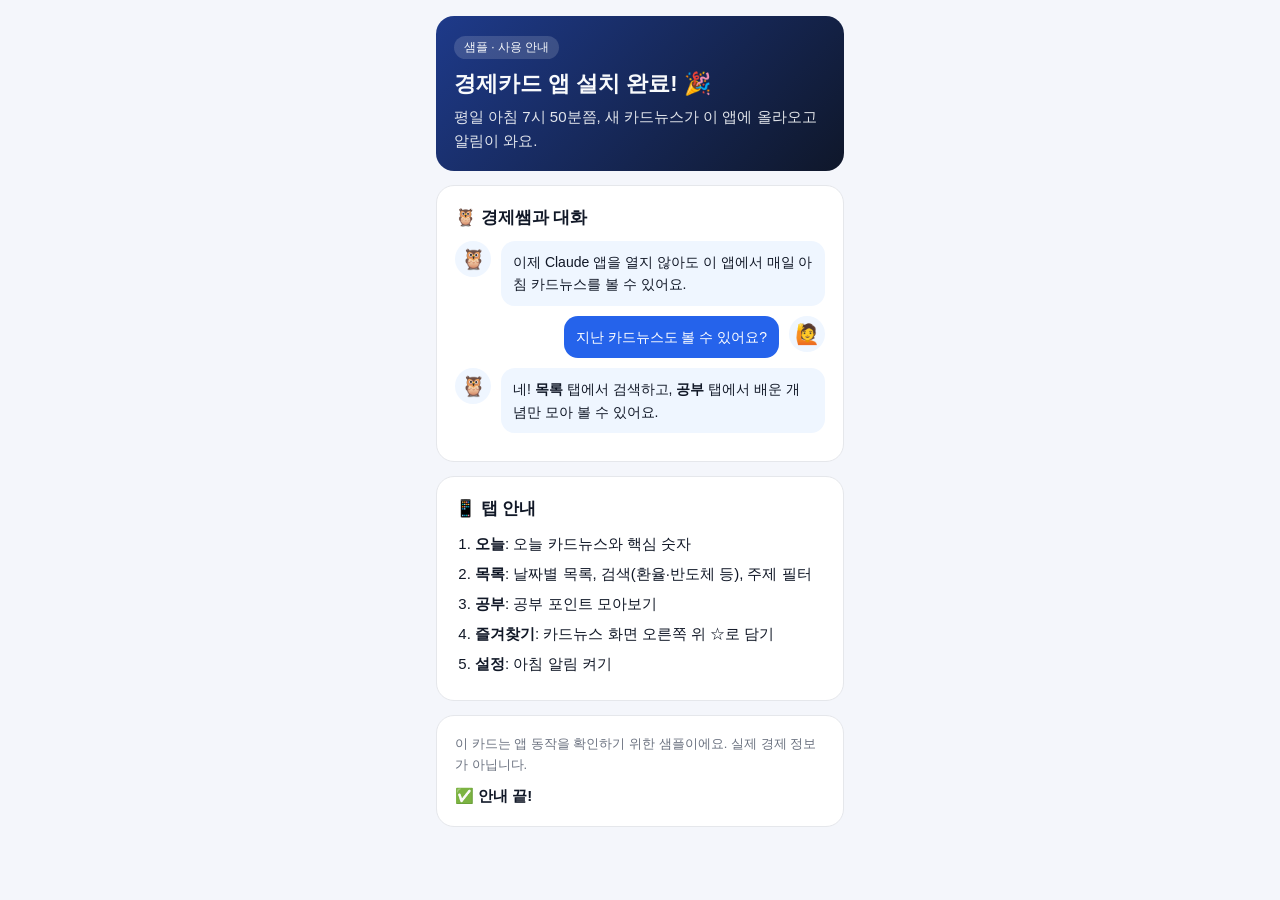
<file: docs/cards/2026-11-22.html>
<!doctype html>
<html lang="ko">
<head>
<meta charset="utf-8">
<meta name="viewport" content="width=device-width, initial-scale=1">
<title>경제카드 사용 안내</title>
<style>
:root{--bg:#f4f6fb;--card:#fff;--text:#111827;--muted:#6b7280;--line:#e5e7eb;--accent:#2563eb;--soft:#eff6ff}
@media (prefers-color-scheme:dark){:root{--bg:#0b1120;--card:#111a2e;--text:#e5e7eb;--muted:#9ca3af;--line:#24314f;--accent:#60a5fa;--soft:#1a2540}}
*{box-sizing:border-box}body{margin:0;background:var(--bg);color:var(--text);font:15px/1.6 -apple-system,"Apple SD Gothic Neo","Noto Sans KR",sans-serif}
.wrap{max-width:440px;margin:0 auto;padding:16px 16px 40px}
.card{background:var(--card);border:1px solid var(--line);border-radius:18px;padding:18px;margin-bottom:14px}
.cover{background:linear-gradient(135deg,#1e3a8a,#0f172a);color:#f8fafc;border:0}
.tag{display:inline-block;font-size:12px;background:rgba(255,255,255,.15);border-radius:999px;padding:2px 10px}
h1{font-size:22px;line-height:1.35;margin:10px 0 6px}h2{font-size:17px;margin:0 0 10px}
.row{display:flex;gap:10px;margin:10px 0}.ava{flex:0 0 36px;height:36px;border-radius:50%;background:var(--soft);display:flex;align-items:center;justify-content:center;font-size:20px}
.bub{background:var(--soft);border-radius:14px;padding:10px 12px;font-size:14px}.me{flex-direction:row-reverse}.me .bub{background:var(--accent);color:#fff}
ol{padding-left:20px;margin:0}li{margin-bottom:6px}.muted{color:var(--muted);font-size:13px}
</style>
</head>
<body><div class="wrap">
<section class="card cover"><span class="tag">샘플 · 사용 안내</span>
<h1>경제카드 앱 설치 완료! 🎉</h1>
<p style="margin:0;opacity:.9">평일 아침 7시 50분쯤, 새 카드뉴스가 이 앱에 올라오고 알림이 와요.</p></section>

<section class="card"><h2>🦉 경제쌤과 대화</h2>
<div class="row"><div class="ava">🦉</div><div class="bub">이제 Claude 앱을 열지 않아도 이 앱에서 매일 아침 카드뉴스를 볼 수 있어요.</div></div>
<div class="row me"><div class="ava">🙋</div><div class="bub">지난 카드뉴스도 볼 수 있어요?</div></div>
<div class="row"><div class="ava">🦉</div><div class="bub">네! <b>목록</b> 탭에서 검색하고, <b>공부</b> 탭에서 배운 개념만 모아 볼 수 있어요.</div></div></section>

<section class="card"><h2>📱 탭 안내</h2><ol>
<li><b>오늘</b>: 오늘 카드뉴스와 핵심 숫자</li>
<li><b>목록</b>: 날짜별 목록, 검색(환율·반도체 등), 주제 필터</li>
<li><b>공부</b>: 공부 포인트 모아보기</li>
<li><b>즐겨찾기</b>: 카드뉴스 화면 오른쪽 위 ☆로 담기</li>
<li><b>설정</b>: 아침 알림 켜기</li></ol></section>

<section class="card"><p class="muted" style="margin:0">이 카드는 앱 동작을 확인하기 위한 샘플이에요. 실제 경제 정보가 아닙니다.</p>
<p style="margin:8px 0 0;font-weight:700">✅ 안내 끝!</p></section>
</div></body></html>
</file>
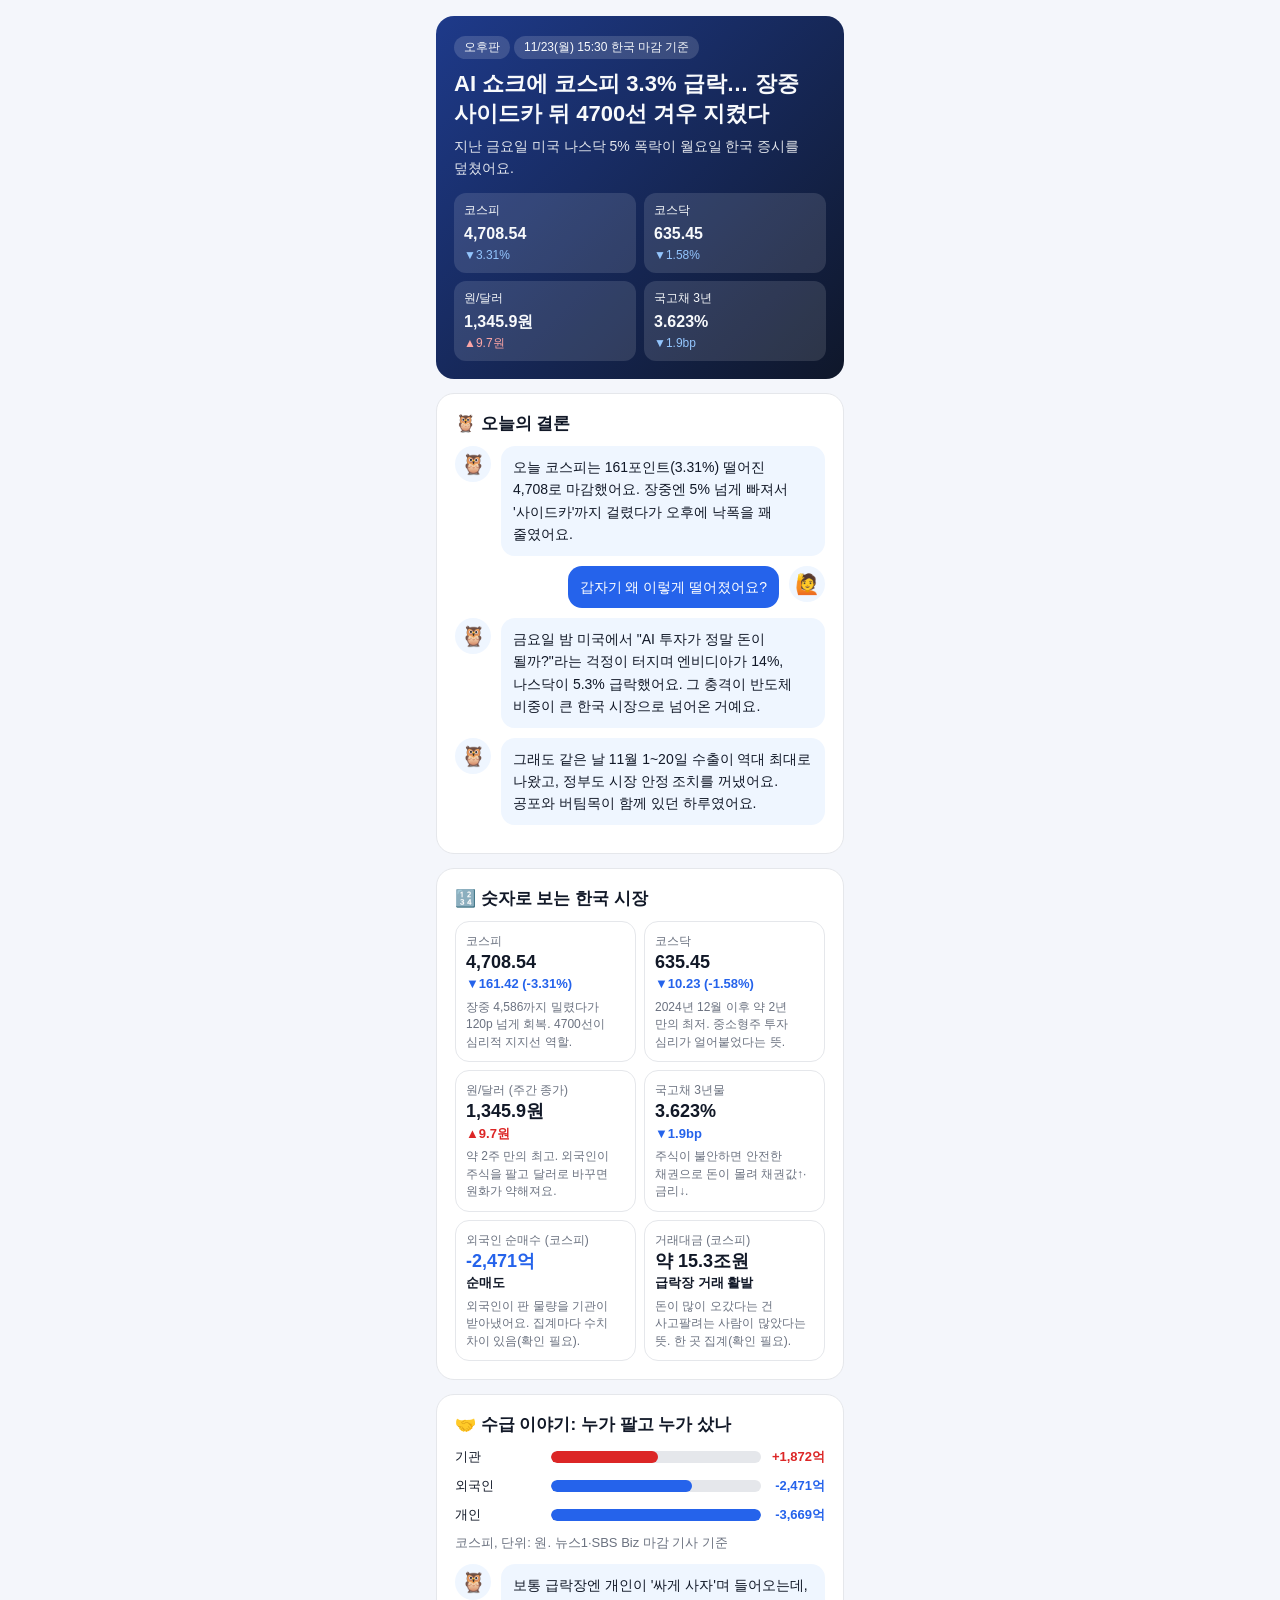
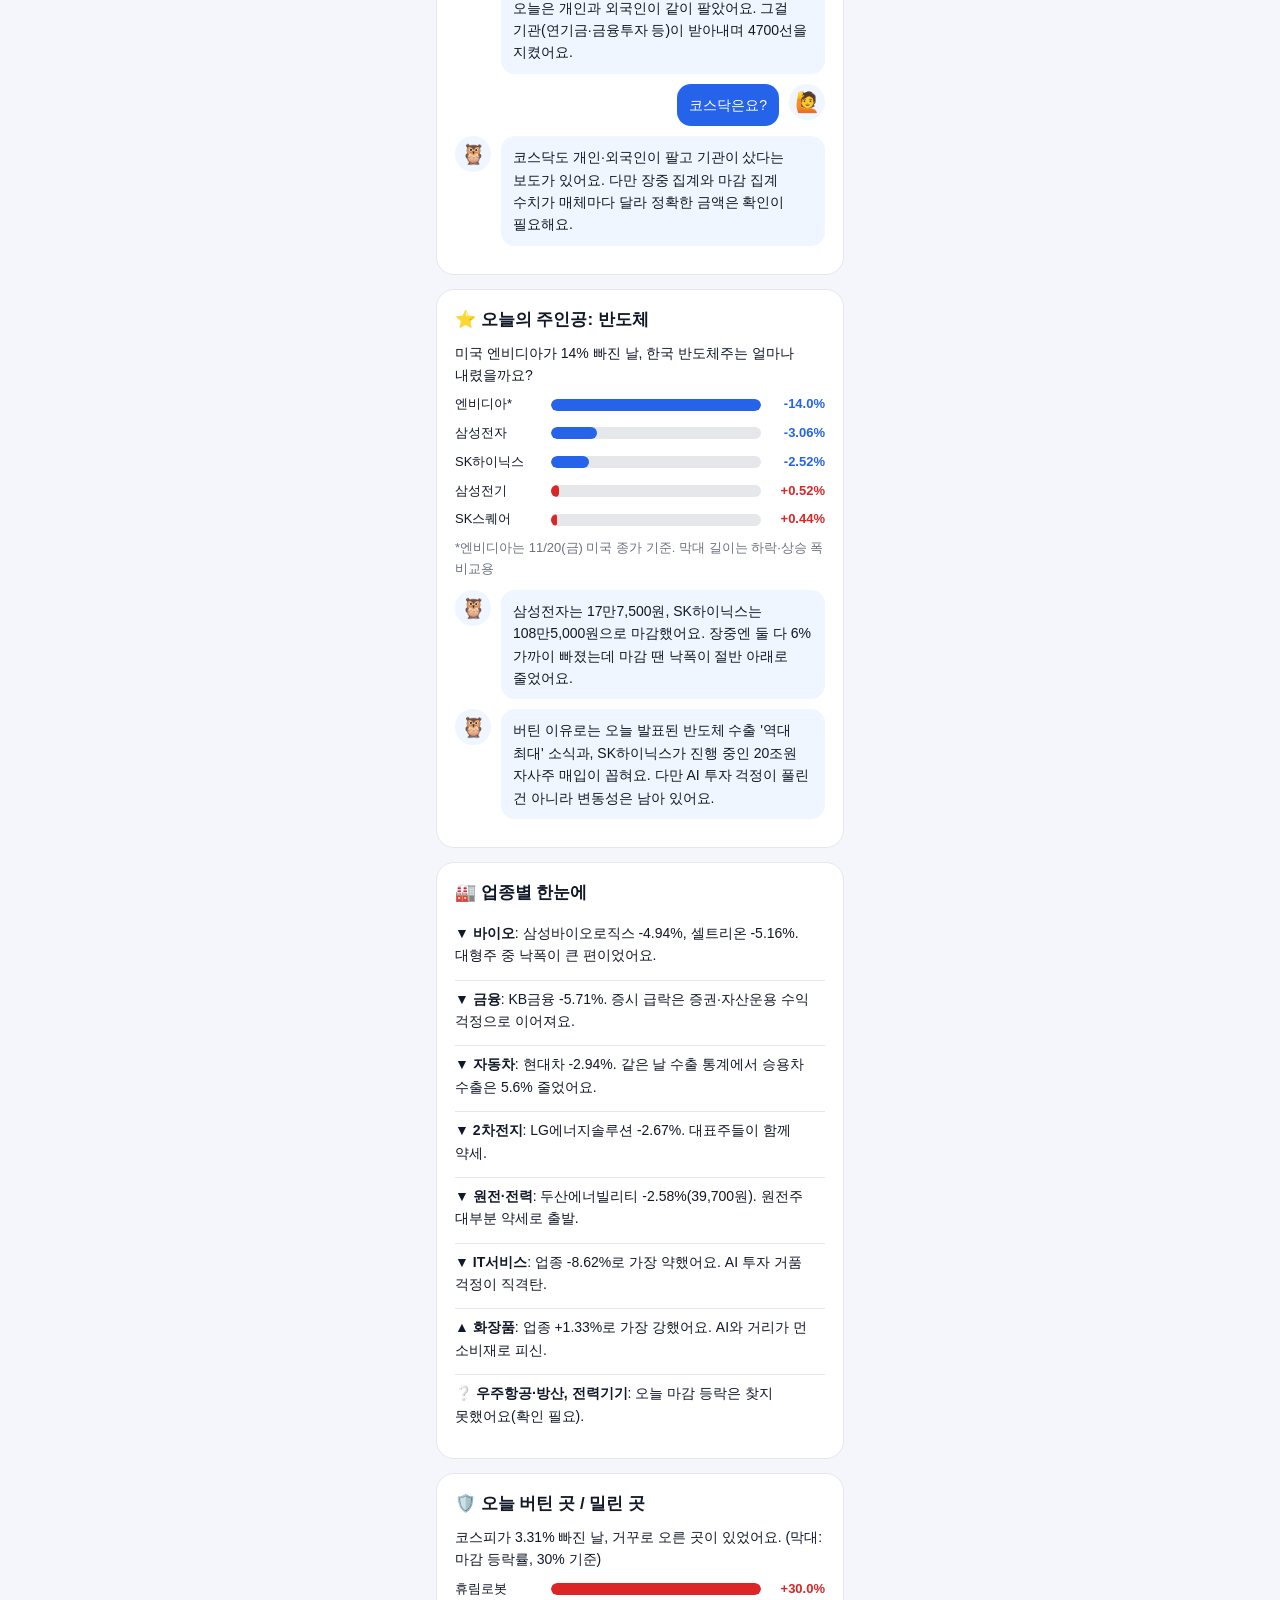
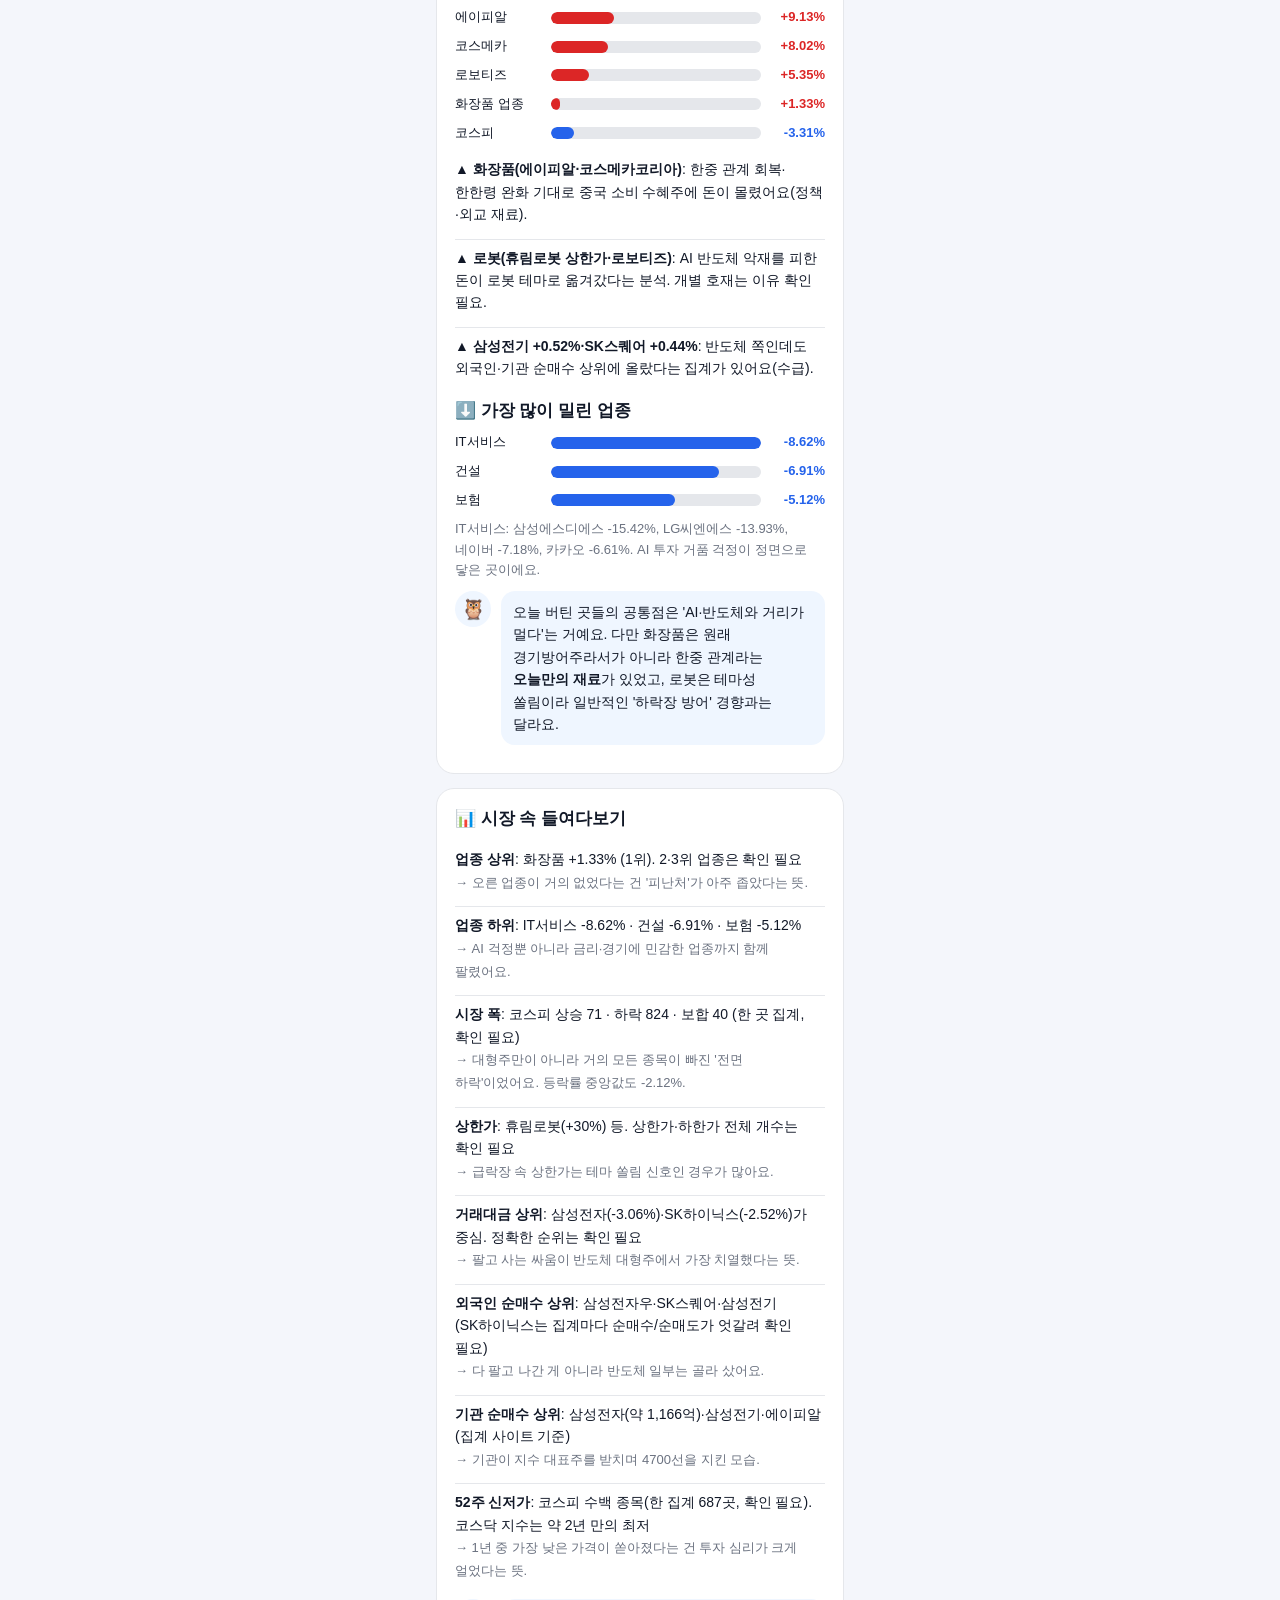
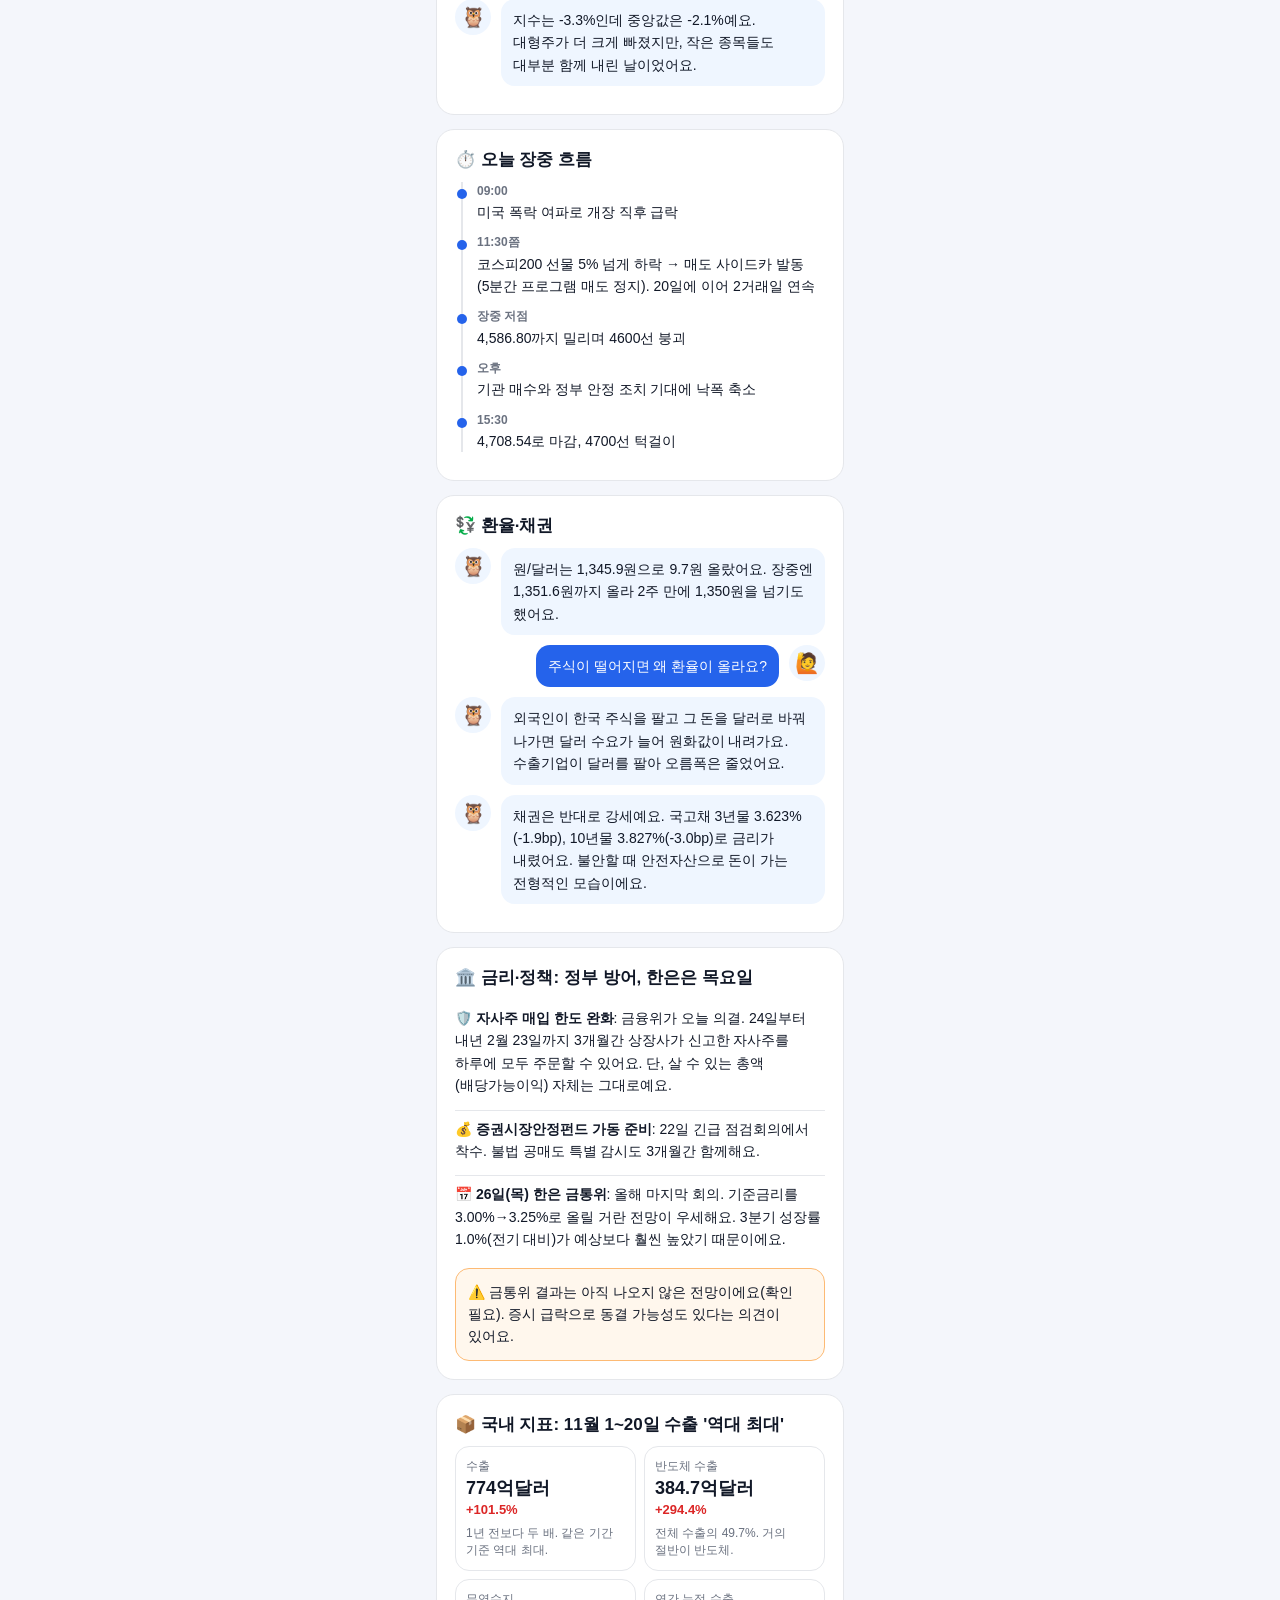
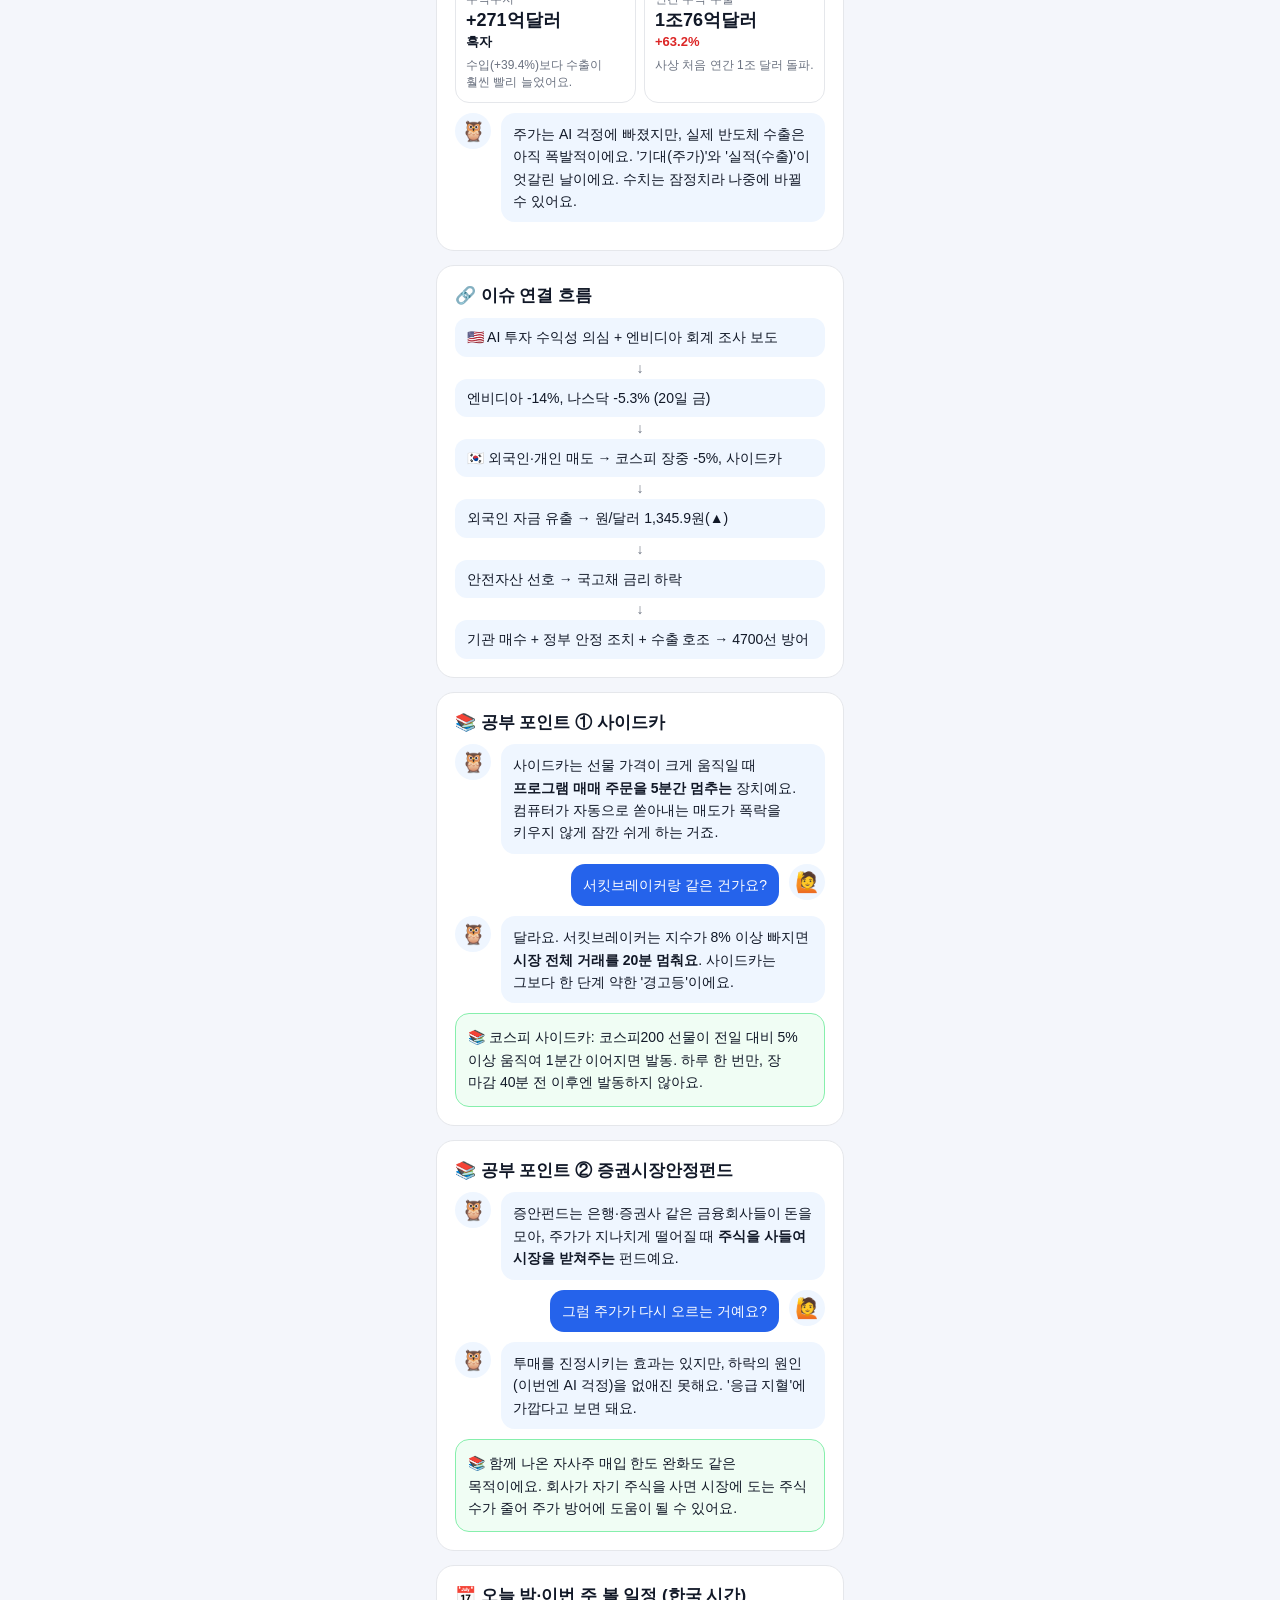
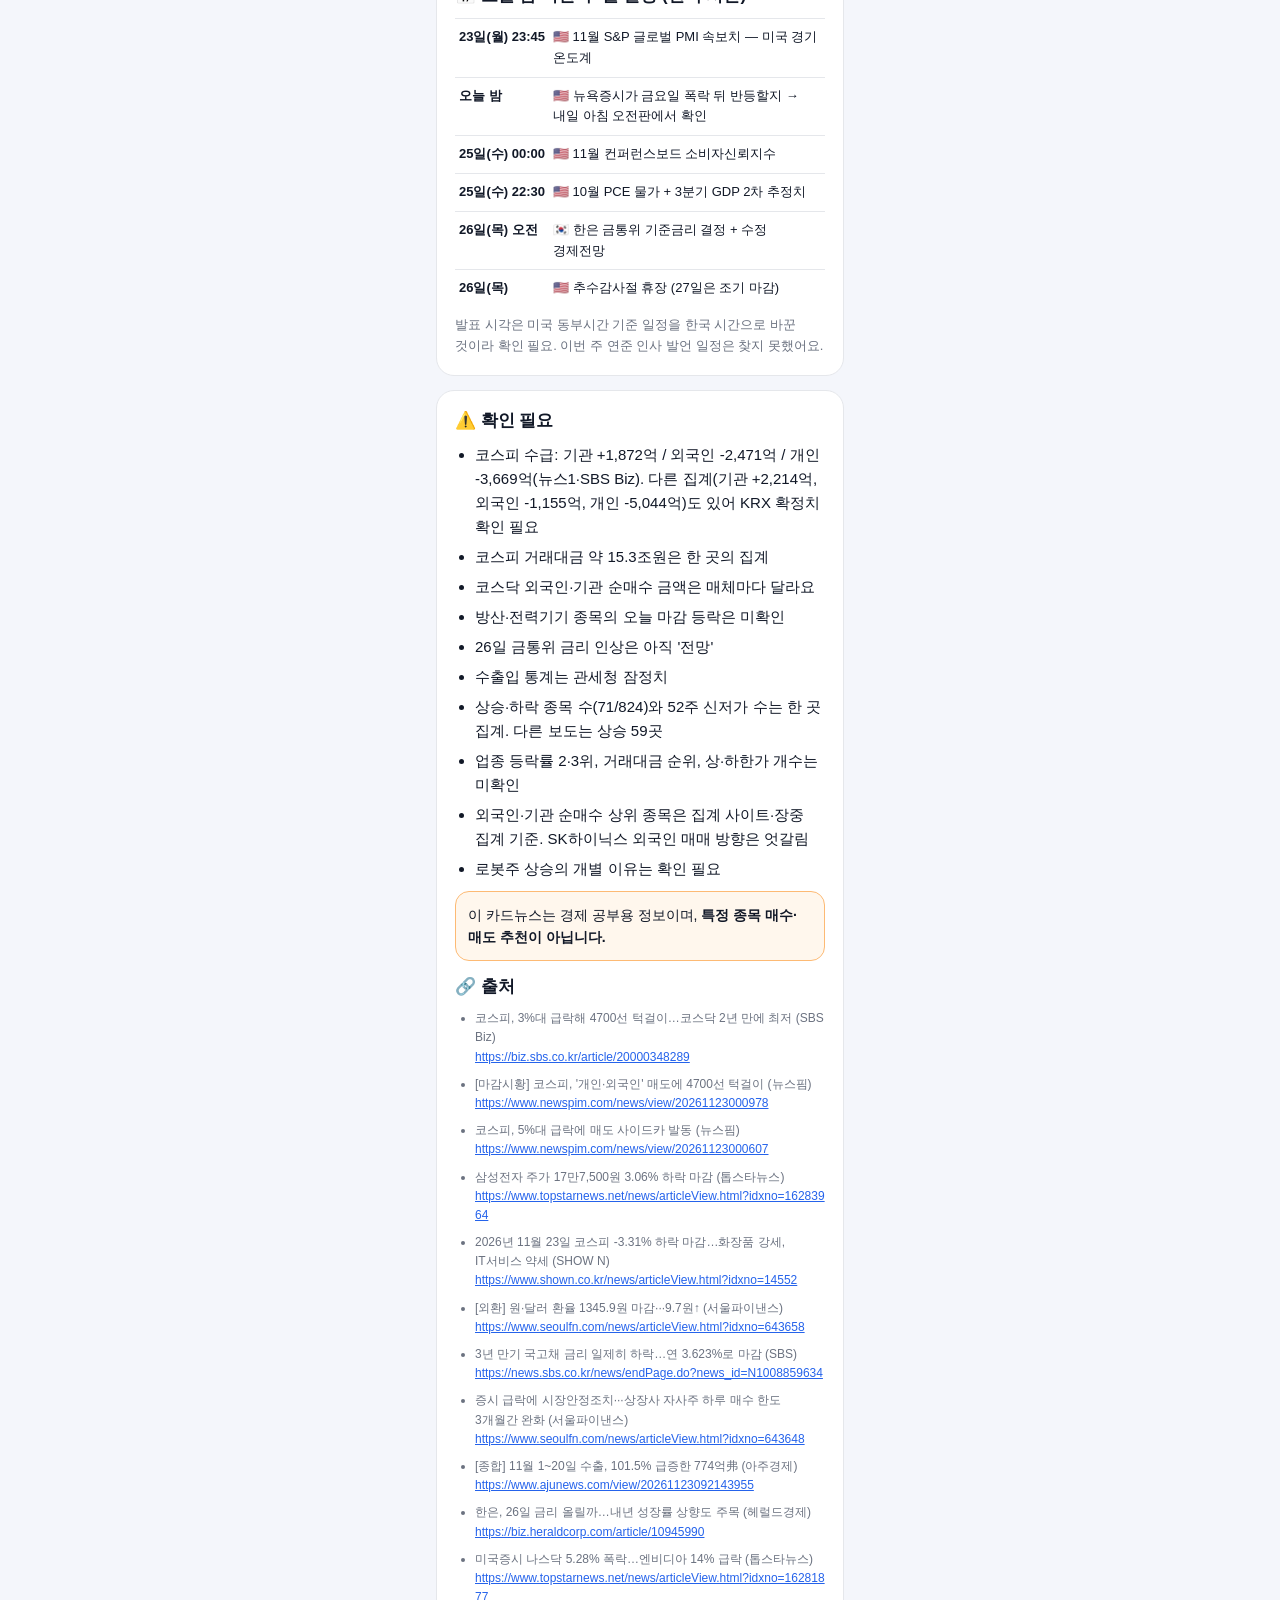
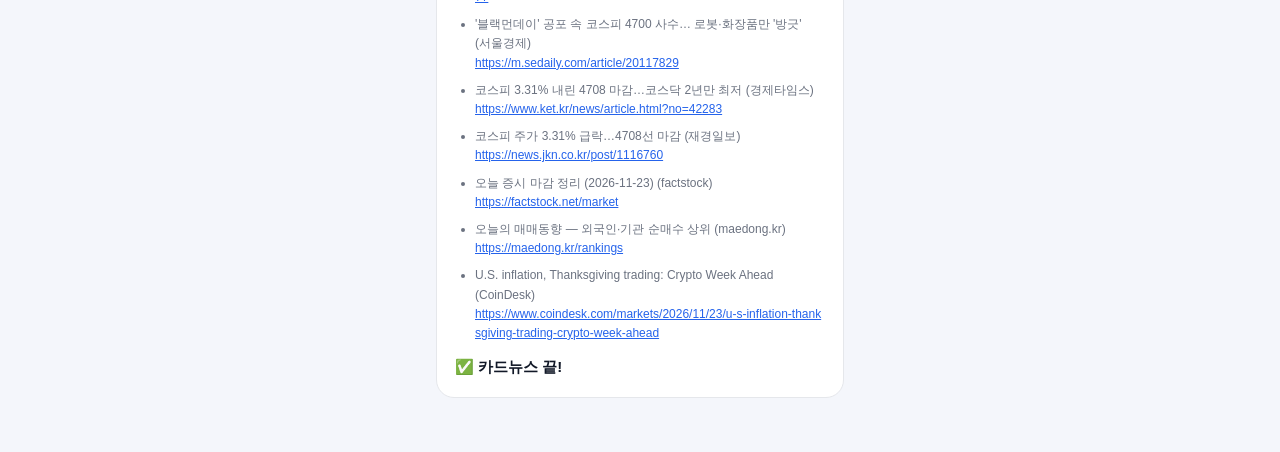
<file: docs/cards/2026-11-23-pm.html>
<!doctype html>
<html lang="ko">
<head>
<meta charset="utf-8">
<meta name="viewport" content="width=device-width, initial-scale=1">
<title>11/23 오후판 · 코스피 3% 급락, 4700선 턱걸이</title>
<style>
:root{--bg:#f4f6fb;--card:#fff;--text:#111827;--muted:#6b7280;--line:#e5e7eb;--accent:#2563eb;--soft:#eff6ff;--up:#dc2626;--down:#2563eb;--warnbg:#fff7ed;--warnline:#fdba74;--studybg:#f0fdf4;--studyline:#86efac;--bartrack:#e5e7eb}
@media (prefers-color-scheme:dark){:root{--bg:#0b1120;--card:#111a2e;--text:#e5e7eb;--muted:#9ca3af;--line:#24314f;--accent:#60a5fa;--soft:#1a2540;--up:#f87171;--down:#60a5fa;--warnbg:#2a1d10;--warnline:#9a5b1c;--studybg:#0f2a1c;--studyline:#1f7a45;--bartrack:#24314f}}
*{box-sizing:border-box}html,body{overflow-x:hidden}
body{margin:0;background:var(--bg);color:var(--text);font:15px/1.6 -apple-system,"Apple SD Gothic Neo","Noto Sans KR",sans-serif;word-break:keep-all;overflow-wrap:anywhere}
.wrap{max-width:440px;margin:0 auto;padding:16px 16px 40px}
.card{background:var(--card);border:1px solid var(--line);border-radius:18px;padding:18px;margin-bottom:14px}
.cover{background:linear-gradient(135deg,#1e3a8a,#0f172a);color:#f8fafc;border:0}
.tag{display:inline-block;font-size:12px;background:rgba(255,255,255,.15);border-radius:999px;padding:2px 10px;margin-right:4px}
h1{font-size:22px;line-height:1.35;margin:10px 0 6px}h2{font-size:17px;margin:0 0 10px;line-height:1.4}
.chips{display:grid;grid-template-columns:1fr 1fr;gap:8px;margin-top:14px}
.chip{background:rgba(255,255,255,.12);border-radius:12px;padding:8px 10px;font-size:12px}
.chip b{display:block;font-size:16px}
.chip .dn{color:#93c5fd}.chip .upc{color:#fca5a5}
.row{display:flex;gap:10px;margin:10px 0}.ava{flex:0 0 36px;height:36px;border-radius:50%;background:var(--soft);display:flex;align-items:center;justify-content:center;font-size:20px}
.bub{background:var(--soft);border-radius:14px;padding:10px 12px;font-size:14px;min-width:0}.me{flex-direction:row-reverse}.me .bub{background:var(--accent);color:#fff}
.grid{display:grid;grid-template-columns:1fr 1fr;gap:8px}
.tile{border:1px solid var(--line);border-radius:14px;padding:10px;min-width:0}
.tile .l{font-size:12px;color:var(--muted)}.tile .v{font-size:18px;font-weight:700;line-height:1.3}
.tile .c{font-size:13px;font-weight:600}.tile .m{font-size:12px;color:var(--muted);margin-top:4px;line-height:1.45}
.up{color:var(--up)}.down{color:var(--down)}
.bar-row{display:grid;grid-template-columns:88px 1fr 56px;align-items:center;gap:8px;margin:8px 0;font-size:13px}
.bar-track{background:var(--bartrack);border-radius:6px;height:12px;overflow:hidden}
.bar{height:100%;border-radius:6px}.bar.neg{background:var(--down)}.bar.pos{background:var(--up)}
.bar-row .p{text-align:right;font-weight:600}
.tl{border-left:2px solid var(--line);margin-left:6px;padding-left:14px}
.tl div{position:relative;margin-bottom:10px;font-size:14px}
.tl div::before{content:"";position:absolute;left:-20px;top:7px;width:10px;height:10px;border-radius:50%;background:var(--accent)}
.tl b{display:block;font-size:12px;color:var(--muted)}
.chain{display:flex;flex-direction:column;gap:4px}
.chain .n{background:var(--soft);border-radius:12px;padding:8px 12px;font-size:14px}
.chain .a{text-align:center;color:var(--muted);font-size:14px;line-height:1}
.cal{width:100%;border-collapse:collapse;font-size:13px}
.cal td{border-top:1px solid var(--line);padding:8px 4px;vertical-align:top}
.cal td:first-child{white-space:nowrap;font-weight:700;width:92px}
.box{border-radius:14px;padding:12px;font-size:14px;margin-top:10px}
.study{background:var(--studybg);border:1px solid var(--studyline)}
.warn{background:var(--warnbg);border:1px solid var(--warnline)}
.imp{list-style:none;padding:0;margin:0}.imp li{padding:7px 0;border-top:1px solid var(--line);font-size:14px}.imp li:first-child{border-top:0}
ol,ul{padding-left:20px;margin:0}li{margin-bottom:6px}.muted{color:var(--muted);font-size:13px}
.src{font-size:12px;color:var(--muted)}.src a{color:var(--accent);word-break:break-all}
.src li{margin-bottom:8px}
</style>
</head>
<body><div class="wrap">

<!-- 1. 표지 -->
<section class="card cover"><span class="tag">오후판</span><span class="tag">11/23(월) 15:30 한국 마감 기준</span>
<h1>AI 쇼크에 코스피 3.3% 급락… 장중 사이드카 뒤 4700선 겨우 지켰다</h1>
<p style="margin:0;opacity:.9;font-size:14px">지난 금요일 미국 나스닥 5% 폭락이 월요일 한국 증시를 덮쳤어요.</p>
<div class="chips">
<div class="chip">코스피<b>4,708.54</b><span class="dn">▼3.31%</span></div>
<div class="chip">코스닥<b>635.45</b><span class="dn">▼1.58%</span></div>
<div class="chip">원/달러<b>1,345.9원</b><span class="upc">▲9.7원</span></div>
<div class="chip">국고채 3년<b>3.623%</b><span class="dn">▼1.9bp</span></div>
</div></section>

<!-- 2. 오늘의 결론 -->
<section class="card"><h2>🦉 오늘의 결론</h2>
<div class="row"><div class="ava">🦉</div><div class="bub">오늘 코스피는 161포인트(3.31%) 떨어진 4,708로 마감했어요. 장중엔 5% 넘게 빠져서 '사이드카'까지 걸렸다가 오후에 낙폭을 꽤 줄였어요.</div></div>
<div class="row me"><div class="ava">🙋</div><div class="bub">갑자기 왜 이렇게 떨어졌어요?</div></div>
<div class="row"><div class="ava">🦉</div><div class="bub">금요일 밤 미국에서 "AI 투자가 정말 돈이 될까?"라는 걱정이 터지며 엔비디아가 14%, 나스닥이 5.3% 급락했어요. 그 충격이 반도체 비중이 큰 한국 시장으로 넘어온 거예요.</div></div>
<div class="row"><div class="ava">🦉</div><div class="bub">그래도 같은 날 11월 1~20일 수출이 역대 최대로 나왔고, 정부도 시장 안정 조치를 꺼냈어요. 공포와 버팀목이 함께 있던 하루였어요.</div></div>
</section>

<!-- 3. 숫자 타일 -->
<section class="card"><h2>🔢 숫자로 보는 한국 시장</h2>
<div class="grid">
<div class="tile"><div class="l">코스피</div><div class="v">4,708.54</div><div class="c down">▼161.42 (-3.31%)</div><div class="m">장중 4,586까지 밀렸다가 120p 넘게 회복. 4700선이 심리적 지지선 역할.</div></div>
<div class="tile"><div class="l">코스닥</div><div class="v">635.45</div><div class="c down">▼10.23 (-1.58%)</div><div class="m">2024년 12월 이후 약 2년 만의 최저. 중소형주 투자 심리가 얼어붙었다는 뜻.</div></div>
<div class="tile"><div class="l">원/달러 (주간 종가)</div><div class="v">1,345.9원</div><div class="c up">▲9.7원</div><div class="m">약 2주 만의 최고. 외국인이 주식을 팔고 달러로 바꾸면 원화가 약해져요.</div></div>
<div class="tile"><div class="l">국고채 3년물</div><div class="v">3.623%</div><div class="c down">▼1.9bp</div><div class="m">주식이 불안하면 안전한 채권으로 돈이 몰려 채권값↑·금리↓.</div></div>
<div class="tile"><div class="l">외국인 순매수 (코스피)</div><div class="v down">-2,471억</div><div class="c">순매도</div><div class="m">외국인이 판 물량을 기관이 받아냈어요. 집계마다 수치 차이 있음(확인 필요).</div></div>
<div class="tile"><div class="l">거래대금 (코스피)</div><div class="v">약 15.3조원</div><div class="c">급락장 거래 활발</div><div class="m">돈이 많이 오갔다는 건 사고팔려는 사람이 많았다는 뜻. 한 곳 집계(확인 필요).</div></div>
</div></section>

<!-- 4. 수급 -->
<section class="card"><h2>🤝 수급 이야기: 누가 팔고 누가 샀나</h2>
<div class="bar-row"><span>기관</span><div class="bar-track"><div class="bar pos" style="width:51%"></div></div><span class="p up">+1,872억</span></div>
<div class="bar-row"><span>외국인</span><div class="bar-track"><div class="bar neg" style="width:67%"></div></div><span class="p down">-2,471억</span></div>
<div class="bar-row"><span>개인</span><div class="bar-track"><div class="bar neg" style="width:100%"></div></div><span class="p down">-3,669억</span></div>
<p class="muted" style="margin:4px 0 10px">코스피, 단위: 원. 뉴스1·SBS Biz 마감 기사 기준</p>
<div class="row"><div class="ava">🦉</div><div class="bub">보통 급락장엔 개인이 '싸게 사자'며 들어오는데, 오늘은 개인과 외국인이 같이 팔았어요. 그걸 기관(연기금·금융투자 등)이 받아내며 4700선을 지켰어요.</div></div>
<div class="row me"><div class="ava">🙋</div><div class="bub">코스닥은요?</div></div>
<div class="row"><div class="ava">🦉</div><div class="bub">코스닥도 개인·외국인이 팔고 기관이 샀다는 보도가 있어요. 다만 장중 집계와 마감 집계 수치가 매체마다 달라 정확한 금액은 확인이 필요해요.</div></div>
</section>

<!-- 5. 오늘의 주인공 -->
<section class="card"><h2>⭐ 오늘의 주인공: 반도체</h2>
<p style="margin:0 0 8px;font-size:14px">미국 엔비디아가 14% 빠진 날, 한국 반도체주는 얼마나 내렸을까요?</p>
<div class="bar-row"><span>엔비디아*</span><div class="bar-track"><div class="bar neg" style="width:100%"></div></div><span class="p down">-14.0%</span></div>
<div class="bar-row"><span>삼성전자</span><div class="bar-track"><div class="bar neg" style="width:22%"></div></div><span class="p down">-3.06%</span></div>
<div class="bar-row"><span>SK하이닉스</span><div class="bar-track"><div class="bar neg" style="width:18%"></div></div><span class="p down">-2.52%</span></div>
<div class="bar-row"><span>삼성전기</span><div class="bar-track"><div class="bar pos" style="width:4%"></div></div><span class="p up">+0.52%</span></div>
<div class="bar-row"><span>SK스퀘어</span><div class="bar-track"><div class="bar pos" style="width:3%"></div></div><span class="p up">+0.44%</span></div>
<p class="muted" style="margin:4px 0 0">*엔비디아는 11/20(금) 미국 종가 기준. 막대 길이는 하락·상승 폭 비교용</p>
<div class="row"><div class="ava">🦉</div><div class="bub">삼성전자는 17만7,500원, SK하이닉스는 108만5,000원으로 마감했어요. 장중엔 둘 다 6% 가까이 빠졌는데 마감 땐 낙폭이 절반 아래로 줄었어요.</div></div>
<div class="row"><div class="ava">🦉</div><div class="bub">버틴 이유로는 오늘 발표된 반도체 수출 '역대 최대' 소식과, SK하이닉스가 진행 중인 20조원 자사주 매입이 꼽혀요. 다만 AI 투자 걱정이 풀린 건 아니라 변동성은 남아 있어요.</div></div>
</section>

<!-- 6. 업종 -->
<section class="card"><h2>🏭 업종별 한눈에</h2>
<ul class="imp">
<li>▼ <b>바이오</b>: 삼성바이오로직스 -4.94%, 셀트리온 -5.16%. 대형주 중 낙폭이 큰 편이었어요.</li>
<li>▼ <b>금융</b>: KB금융 -5.71%. 증시 급락은 증권·자산운용 수익 걱정으로 이어져요.</li>
<li>▼ <b>자동차</b>: 현대차 -2.94%. 같은 날 수출 통계에서 승용차 수출은 5.6% 줄었어요.</li>
<li>▼ <b>2차전지</b>: LG에너지솔루션 -2.67%. 대표주들이 함께 약세.</li>
<li>▼ <b>원전·전력</b>: 두산에너빌리티 -2.58%(39,700원). 원전주 대부분 약세로 출발.</li>
<li>▼ <b>IT서비스</b>: 업종 -8.62%로 가장 약했어요. AI 투자 거품 걱정이 직격탄.</li>
<li>▲ <b>화장품</b>: 업종 +1.33%로 가장 강했어요. AI와 거리가 먼 소비재로 피신.</li>
<li>❔ <b>우주항공·방산, 전력기기</b>: 오늘 마감 등락은 찾지 못했어요(확인 필요).</li>
</ul></section>

<!-- 6-A. 버틴 곳 / 밀린 곳 -->
<section class="card"><h2>🛡️ 오늘 버틴 곳 / 밀린 곳</h2>
<p style="margin:0 0 8px;font-size:14px">코스피가 3.31% 빠진 날, 거꾸로 오른 곳이 있었어요. (막대: 마감 등락률, 30% 기준)</p>
<div class="bar-row"><span>휴림로봇</span><div class="bar-track"><div class="bar pos" style="width:100%"></div></div><span class="p up">+30.0%</span></div>
<div class="bar-row"><span>에이피알</span><div class="bar-track"><div class="bar pos" style="width:30%"></div></div><span class="p up">+9.13%</span></div>
<div class="bar-row"><span>코스메카</span><div class="bar-track"><div class="bar pos" style="width:27%"></div></div><span class="p up">+8.02%</span></div>
<div class="bar-row"><span>로보티즈</span><div class="bar-track"><div class="bar pos" style="width:18%"></div></div><span class="p up">+5.35%</span></div>
<div class="bar-row"><span>화장품 업종</span><div class="bar-track"><div class="bar pos" style="width:4.4%"></div></div><span class="p up">+1.33%</span></div>
<div class="bar-row"><span>코스피</span><div class="bar-track"><div class="bar neg" style="width:11%"></div></div><span class="p down">-3.31%</span></div>
<ul class="imp" style="margin-top:8px">
<li>▲ <b>화장품(에이피알·코스메카코리아)</b>: 한중 관계 회복·한한령 완화 기대로 중국 소비 수혜주에 돈이 몰렸어요(정책·외교 재료).</li>
<li>▲ <b>로봇(휴림로봇 상한가·로보티즈)</b>: AI 반도체 악재를 피한 돈이 로봇 테마로 옮겨갔다는 분석. 개별 호재는 이유 확인 필요.</li>
<li>▲ <b>삼성전기 +0.52%·SK스퀘어 +0.44%</b>: 반도체 쪽인데도 외국인·기관 순매수 상위에 올랐다는 집계가 있어요(수급).</li>
</ul>
<h2 style="margin-top:12px">⬇️ 가장 많이 밀린 업종</h2>
<div class="bar-row"><span>IT서비스</span><div class="bar-track"><div class="bar neg" style="width:100%"></div></div><span class="p down">-8.62%</span></div>
<div class="bar-row"><span>건설</span><div class="bar-track"><div class="bar neg" style="width:80%"></div></div><span class="p down">-6.91%</span></div>
<div class="bar-row"><span>보험</span><div class="bar-track"><div class="bar neg" style="width:59%"></div></div><span class="p down">-5.12%</span></div>
<p class="muted" style="margin:4px 0 0">IT서비스: 삼성에스디에스 -15.42%, LG씨엔에스 -13.93%, 네이버 -7.18%, 카카오 -6.61%. AI 투자 거품 걱정이 정면으로 닿은 곳이에요.</p>
<div class="row"><div class="ava">🦉</div><div class="bub">오늘 버틴 곳들의 공통점은 'AI·반도체와 거리가 멀다'는 거예요. 다만 화장품은 원래 경기방어주라서가 아니라 한중 관계라는 <b>오늘만의 재료</b>가 있었고, 로봇은 테마성 쏠림이라 일반적인 '하락장 방어' 경향과는 달라요.</div></div>
</section>

<!-- 6-B. 시장 속 들여다보기 -->
<section class="card"><h2>📊 시장 속 들여다보기</h2>
<ul class="imp">
<li><b>업종 상위</b>: 화장품 +1.33% (1위). 2·3위 업종은 확인 필요<br><span class="muted">→ 오른 업종이 거의 없었다는 건 '피난처'가 아주 좁았다는 뜻.</span></li>
<li><b>업종 하위</b>: IT서비스 -8.62% · 건설 -6.91% · 보험 -5.12%<br><span class="muted">→ AI 걱정뿐 아니라 금리·경기에 민감한 업종까지 함께 팔렸어요.</span></li>
<li><b>시장 폭</b>: 코스피 상승 71 · 하락 824 · 보합 40 (한 곳 집계, 확인 필요)<br><span class="muted">→ 대형주만이 아니라 거의 모든 종목이 빠진 '전면 하락'이었어요. 등락률 중앙값도 -2.12%.</span></li>
<li><b>상한가</b>: 휴림로봇(+30%) 등. 상한가·하한가 전체 개수는 확인 필요<br><span class="muted">→ 급락장 속 상한가는 테마 쏠림 신호인 경우가 많아요.</span></li>
<li><b>거래대금 상위</b>: 삼성전자(-3.06%)·SK하이닉스(-2.52%)가 중심. 정확한 순위는 확인 필요<br><span class="muted">→ 팔고 사는 싸움이 반도체 대형주에서 가장 치열했다는 뜻.</span></li>
<li><b>외국인 순매수 상위</b>: 삼성전자우·SK스퀘어·삼성전기 (SK하이닉스는 집계마다 순매수/순매도가 엇갈려 확인 필요)<br><span class="muted">→ 다 팔고 나간 게 아니라 반도체 일부는 골라 샀어요.</span></li>
<li><b>기관 순매수 상위</b>: 삼성전자(약 1,166억)·삼성전기·에이피알 (집계 사이트 기준)<br><span class="muted">→ 기관이 지수 대표주를 받치며 4700선을 지킨 모습.</span></li>
<li><b>52주 신저가</b>: 코스피 수백 종목(한 집계 687곳, 확인 필요). 코스닥 지수는 약 2년 만의 최저<br><span class="muted">→ 1년 중 가장 낮은 가격이 쏟아졌다는 건 투자 심리가 크게 얼었다는 뜻.</span></li>
</ul>
<div class="row"><div class="ava">🦉</div><div class="bub">지수는 -3.3%인데 중앙값은 -2.1%예요. 대형주가 더 크게 빠졌지만, 작은 종목들도 대부분 함께 내린 날이었어요.</div></div>
</section>

<!-- 7. 장중 흐름 -->
<section class="card"><h2>⏱️ 오늘 장중 흐름</h2>
<div class="tl">
<div><b>09:00</b>미국 폭락 여파로 개장 직후 급락</div>
<div><b>11:30쯤</b>코스피200 선물 5% 넘게 하락 → 매도 사이드카 발동(5분간 프로그램 매도 정지). 20일에 이어 2거래일 연속</div>
<div><b>장중 저점</b>4,586.80까지 밀리며 4600선 붕괴</div>
<div><b>오후</b>기관 매수와 정부 안정 조치 기대에 낙폭 축소</div>
<div><b>15:30</b>4,708.54로 마감, 4700선 턱걸이</div>
</div></section>

<!-- 8. 환율·채권 -->
<section class="card"><h2>💱 환율·채권</h2>
<div class="row"><div class="ava">🦉</div><div class="bub">원/달러는 1,345.9원으로 9.7원 올랐어요. 장중엔 1,351.6원까지 올라 2주 만에 1,350원을 넘기도 했어요.</div></div>
<div class="row me"><div class="ava">🙋</div><div class="bub">주식이 떨어지면 왜 환율이 올라요?</div></div>
<div class="row"><div class="ava">🦉</div><div class="bub">외국인이 한국 주식을 팔고 그 돈을 달러로 바꿔 나가면 달러 수요가 늘어 원화값이 내려가요. 수출기업이 달러를 팔아 오름폭은 줄었어요.</div></div>
<div class="row"><div class="ava">🦉</div><div class="bub">채권은 반대로 강세예요. 국고채 3년물 3.623%(-1.9bp), 10년물 3.827%(-3.0bp)로 금리가 내렸어요. 불안할 때 안전자산으로 돈이 가는 전형적인 모습이에요.</div></div>
</section>

<!-- 9. 금리·정책 -->
<section class="card"><h2>🏛️ 금리·정책: 정부 방어, 한은은 목요일</h2>
<ul class="imp">
<li>🛡️ <b>자사주 매입 한도 완화</b>: 금융위가 오늘 의결. 24일부터 내년 2월 23일까지 3개월간 상장사가 신고한 자사주를 하루에 모두 주문할 수 있어요. 단, 살 수 있는 총액(배당가능이익) 자체는 그대로예요.</li>
<li>💰 <b>증권시장안정펀드 가동 준비</b>: 22일 긴급 점검회의에서 착수. 불법 공매도 특별 감시도 3개월간 함께해요.</li>
<li>📅 <b>26일(목) 한은 금통위</b>: 올해 마지막 회의. 기준금리를 3.00%→3.25%로 올릴 거란 전망이 우세해요. 3분기 성장률 1.0%(전기 대비)가 예상보다 훨씬 높았기 때문이에요.</li>
</ul>
<div class="box warn">⚠️ 금통위 결과는 아직 나오지 않은 전망이에요(확인 필요). 증시 급락으로 동결 가능성도 있다는 의견이 있어요.</div>
</section>

<!-- 10. 국내 지표·기업 -->
<section class="card"><h2>📦 국내 지표: 11월 1~20일 수출 '역대 최대'</h2>
<div class="grid">
<div class="tile"><div class="l">수출</div><div class="v">774억달러</div><div class="c up">+101.5%</div><div class="m">1년 전보다 두 배. 같은 기간 기준 역대 최대.</div></div>
<div class="tile"><div class="l">반도체 수출</div><div class="v">384.7억달러</div><div class="c up">+294.4%</div><div class="m">전체 수출의 49.7%. 거의 절반이 반도체.</div></div>
<div class="tile"><div class="l">무역수지</div><div class="v">+271억달러</div><div class="c">흑자</div><div class="m">수입(+39.4%)보다 수출이 훨씬 빨리 늘었어요.</div></div>
<div class="tile"><div class="l">연간 누적 수출</div><div class="v">1조76억달러</div><div class="c up">+63.2%</div><div class="m">사상 처음 연간 1조 달러 돌파.</div></div>
</div>
<div class="row"><div class="ava">🦉</div><div class="bub">주가는 AI 걱정에 빠졌지만, 실제 반도체 수출은 아직 폭발적이에요. '기대(주가)'와 '실적(수출)'이 엇갈린 날이에요. 수치는 잠정치라 나중에 바뀔 수 있어요.</div></div>
</section>

<!-- 11. 이슈 연결 -->
<section class="card"><h2>🔗 이슈 연결 흐름</h2>
<div class="chain">
<div class="n">🇺🇸 AI 투자 수익성 의심 + 엔비디아 회계 조사 보도</div><div class="a">↓</div>
<div class="n">엔비디아 -14%, 나스닥 -5.3% (20일 금)</div><div class="a">↓</div>
<div class="n">🇰🇷 외국인·개인 매도 → 코스피 장중 -5%, 사이드카</div><div class="a">↓</div>
<div class="n">외국인 자금 유출 → 원/달러 1,345.9원(▲)</div><div class="a">↓</div>
<div class="n">안전자산 선호 → 국고채 금리 하락</div><div class="a">↓</div>
<div class="n">기관 매수 + 정부 안정 조치 + 수출 호조 → 4700선 방어</div>
</div></section>

<!-- 12. 공부 1 -->
<section class="card"><h2>📚 공부 포인트 ① 사이드카</h2>
<div class="row"><div class="ava">🦉</div><div class="bub">사이드카는 선물 가격이 크게 움직일 때 <b>프로그램 매매 주문을 5분간 멈추는</b> 장치예요. 컴퓨터가 자동으로 쏟아내는 매도가 폭락을 키우지 않게 잠깐 쉬게 하는 거죠.</div></div>
<div class="row me"><div class="ava">🙋</div><div class="bub">서킷브레이커랑 같은 건가요?</div></div>
<div class="row"><div class="ava">🦉</div><div class="bub">달라요. 서킷브레이커는 지수가 8% 이상 빠지면 <b>시장 전체 거래를 20분 멈춰요</b>. 사이드카는 그보다 한 단계 약한 '경고등'이에요.</div></div>
<div class="box study">📚 코스피 사이드카: 코스피200 선물이 전일 대비 5% 이상 움직여 1분간 이어지면 발동. 하루 한 번만, 장 마감 40분 전 이후엔 발동하지 않아요.</div>
</section>

<!-- 13. 공부 2 -->
<section class="card"><h2>📚 공부 포인트 ② 증권시장안정펀드</h2>
<div class="row"><div class="ava">🦉</div><div class="bub">증안펀드는 은행·증권사 같은 금융회사들이 돈을 모아, 주가가 지나치게 떨어질 때 <b>주식을 사들여 시장을 받쳐주는</b> 펀드예요.</div></div>
<div class="row me"><div class="ava">🙋</div><div class="bub">그럼 주가가 다시 오르는 거예요?</div></div>
<div class="row"><div class="ava">🦉</div><div class="bub">투매를 진정시키는 효과는 있지만, 하락의 원인(이번엔 AI 걱정)을 없애진 못해요. '응급 지혈'에 가깝다고 보면 돼요.</div></div>
<div class="box study">📚 함께 나온 자사주 매입 한도 완화도 같은 목적이에요. 회사가 자기 주식을 사면 시장에 도는 주식 수가 줄어 주가 방어에 도움이 될 수 있어요.</div>
</section>

<!-- 14. 일정 -->
<section class="card"><h2>📅 오늘 밤·이번 주 볼 일정 (한국 시간)</h2>
<table class="cal">
<tr><td>23일(월) 23:45</td><td>🇺🇸 11월 S&amp;P 글로벌 PMI 속보치 — 미국 경기 온도계</td></tr>
<tr><td>오늘 밤</td><td>🇺🇸 뉴욕증시가 금요일 폭락 뒤 반등할지 → 내일 아침 오전판에서 확인</td></tr>
<tr><td>25일(수) 00:00</td><td>🇺🇸 11월 컨퍼런스보드 소비자신뢰지수</td></tr>
<tr><td>25일(수) 22:30</td><td>🇺🇸 10월 PCE 물가 + 3분기 GDP 2차 추정치</td></tr>
<tr><td>26일(목) 오전</td><td>🇰🇷 한은 금통위 기준금리 결정 + 수정 경제전망</td></tr>
<tr><td>26일(목)</td><td>🇺🇸 추수감사절 휴장 (27일은 조기 마감)</td></tr>
</table>
<p class="muted" style="margin:8px 0 0">발표 시각은 미국 동부시간 기준 일정을 한국 시간으로 바꾼 것이라 확인 필요. 이번 주 연준 인사 발언 일정은 찾지 못했어요.</p>
</section>

<!-- 15. 마지막 -->
<section class="card"><h2>⚠️ 확인 필요</h2>
<ul>
<li>코스피 수급: 기관 +1,872억 / 외국인 -2,471억 / 개인 -3,669억(뉴스1·SBS Biz). 다른 집계(기관 +2,214억, 외국인 -1,155억, 개인 -5,044억)도 있어 KRX 확정치 확인 필요</li>
<li>코스피 거래대금 약 15.3조원은 한 곳의 집계</li>
<li>코스닥 외국인·기관 순매수 금액은 매체마다 달라요</li>
<li>방산·전력기기 종목의 오늘 마감 등락은 미확인</li>
<li>26일 금통위 금리 인상은 아직 '전망'</li>
<li>수출입 통계는 관세청 잠정치</li>
<li>상승·하락 종목 수(71/824)와 52주 신저가 수는 한 곳 집계. 다른 보도는 상승 59곳</li>
<li>업종 등락률 2·3위, 거래대금 순위, 상·하한가 개수는 미확인</li>
<li>외국인·기관 순매수 상위 종목은 집계 사이트·장중 집계 기준. SK하이닉스 외국인 매매 방향은 엇갈림</li>
<li>로봇주 상승의 개별 이유는 확인 필요</li>
</ul>
<div class="box warn">이 카드뉴스는 경제 공부용 정보이며, <b>특정 종목 매수·매도 추천이 아닙니다.</b></div>
<h2 style="margin-top:14px">🔗 출처</h2>
<ul class="src">
<li>코스피, 3%대 급락해 4700선 턱걸이…코스닥 2년 만에 최저 (SBS Biz)<br><a href="https://biz.sbs.co.kr/article/20000348289">https://biz.sbs.co.kr/article/20000348289</a></li>
<li>[마감시황] 코스피, '개인·외국인' 매도에 4700선 턱걸이 (뉴스핌)<br><a href="https://www.newspim.com/news/view/20261123000978">https://www.newspim.com/news/view/20261123000978</a></li>
<li>코스피, 5%대 급락에 매도 사이드카 발동 (뉴스핌)<br><a href="https://www.newspim.com/news/view/20261123000607">https://www.newspim.com/news/view/20261123000607</a></li>
<li>삼성전자 주가 17만7,500원 3.06% 하락 마감 (톱스타뉴스)<br><a href="https://www.topstarnews.net/news/articleView.html?idxno=16283964">https://www.topstarnews.net/news/articleView.html?idxno=16283964</a></li>
<li>2026년 11월 23일 코스피 -3.31% 하락 마감…화장품 강세, IT서비스 약세 (SHOW N)<br><a href="https://www.shown.co.kr/news/articleView.html?idxno=14552">https://www.shown.co.kr/news/articleView.html?idxno=14552</a></li>
<li>[외환] 원·달러 환율 1345.9원 마감···9.7원↑ (서울파이낸스)<br><a href="https://www.seoulfn.com/news/articleView.html?idxno=643658">https://www.seoulfn.com/news/articleView.html?idxno=643658</a></li>
<li>3년 만기 국고채 금리 일제히 하락…연 3.623%로 마감 (SBS)<br><a href="https://news.sbs.co.kr/news/endPage.do?news_id=N1008859634">https://news.sbs.co.kr/news/endPage.do?news_id=N1008859634</a></li>
<li>증시 급락에 시장안정조치···상장사 자사주 하루 매수 한도 3개월간 완화 (서울파이낸스)<br><a href="https://www.seoulfn.com/news/articleView.html?idxno=643648">https://www.seoulfn.com/news/articleView.html?idxno=643648</a></li>
<li>[종합] 11월 1~20일 수출, 101.5% 급증한 774억弗 (아주경제)<br><a href="https://www.ajunews.com/view/20261123092143955">https://www.ajunews.com/view/20261123092143955</a></li>
<li>한은, 26일 금리 올릴까…내년 성장률 상향도 주목 (헤럴드경제)<br><a href="https://biz.heraldcorp.com/article/10945990">https://biz.heraldcorp.com/article/10945990</a></li>
<li>미국증시 나스닥 5.28% 폭락…엔비디아 14% 급락 (톱스타뉴스)<br><a href="https://www.topstarnews.net/news/articleView.html?idxno=16281877">https://www.topstarnews.net/news/articleView.html?idxno=16281877</a></li>
<li>'블랙먼데이' 공포 속 코스피 4700 사수… 로봇·화장품만 '방긋' (서울경제)<br><a href="https://m.sedaily.com/article/20117829">https://m.sedaily.com/article/20117829</a></li>
<li>코스피 3.31% 내린 4708 마감…코스닥 2년만 최저 (경제타임스)<br><a href="https://www.ket.kr/news/article.html?no=42283">https://www.ket.kr/news/article.html?no=42283</a></li>
<li>코스피 주가 3.31% 급락…4708선 마감 (재경일보)<br><a href="https://news.jkn.co.kr/post/1116760">https://news.jkn.co.kr/post/1116760</a></li>
<li>오늘 증시 마감 정리 (2026-11-23) (factstock)<br><a href="https://factstock.net/market">https://factstock.net/market</a></li>
<li>오늘의 매매동향 — 외국인·기관 순매수 상위 (maedong.kr)<br><a href="https://maedong.kr/rankings">https://maedong.kr/rankings</a></li>
<li>U.S. inflation, Thanksgiving trading: Crypto Week Ahead (CoinDesk)<br><a href="https://www.coindesk.com/markets/2026/11/23/u-s-inflation-thanksgiving-trading-crypto-week-ahead">https://www.coindesk.com/markets/2026/11/23/u-s-inflation-thanksgiving-trading-crypto-week-ahead</a></li>
</ul>
<p style="margin:12px 0 0;font-weight:700">✅ 카드뉴스 끝!</p>
</section>

</div></body></html>
</file>
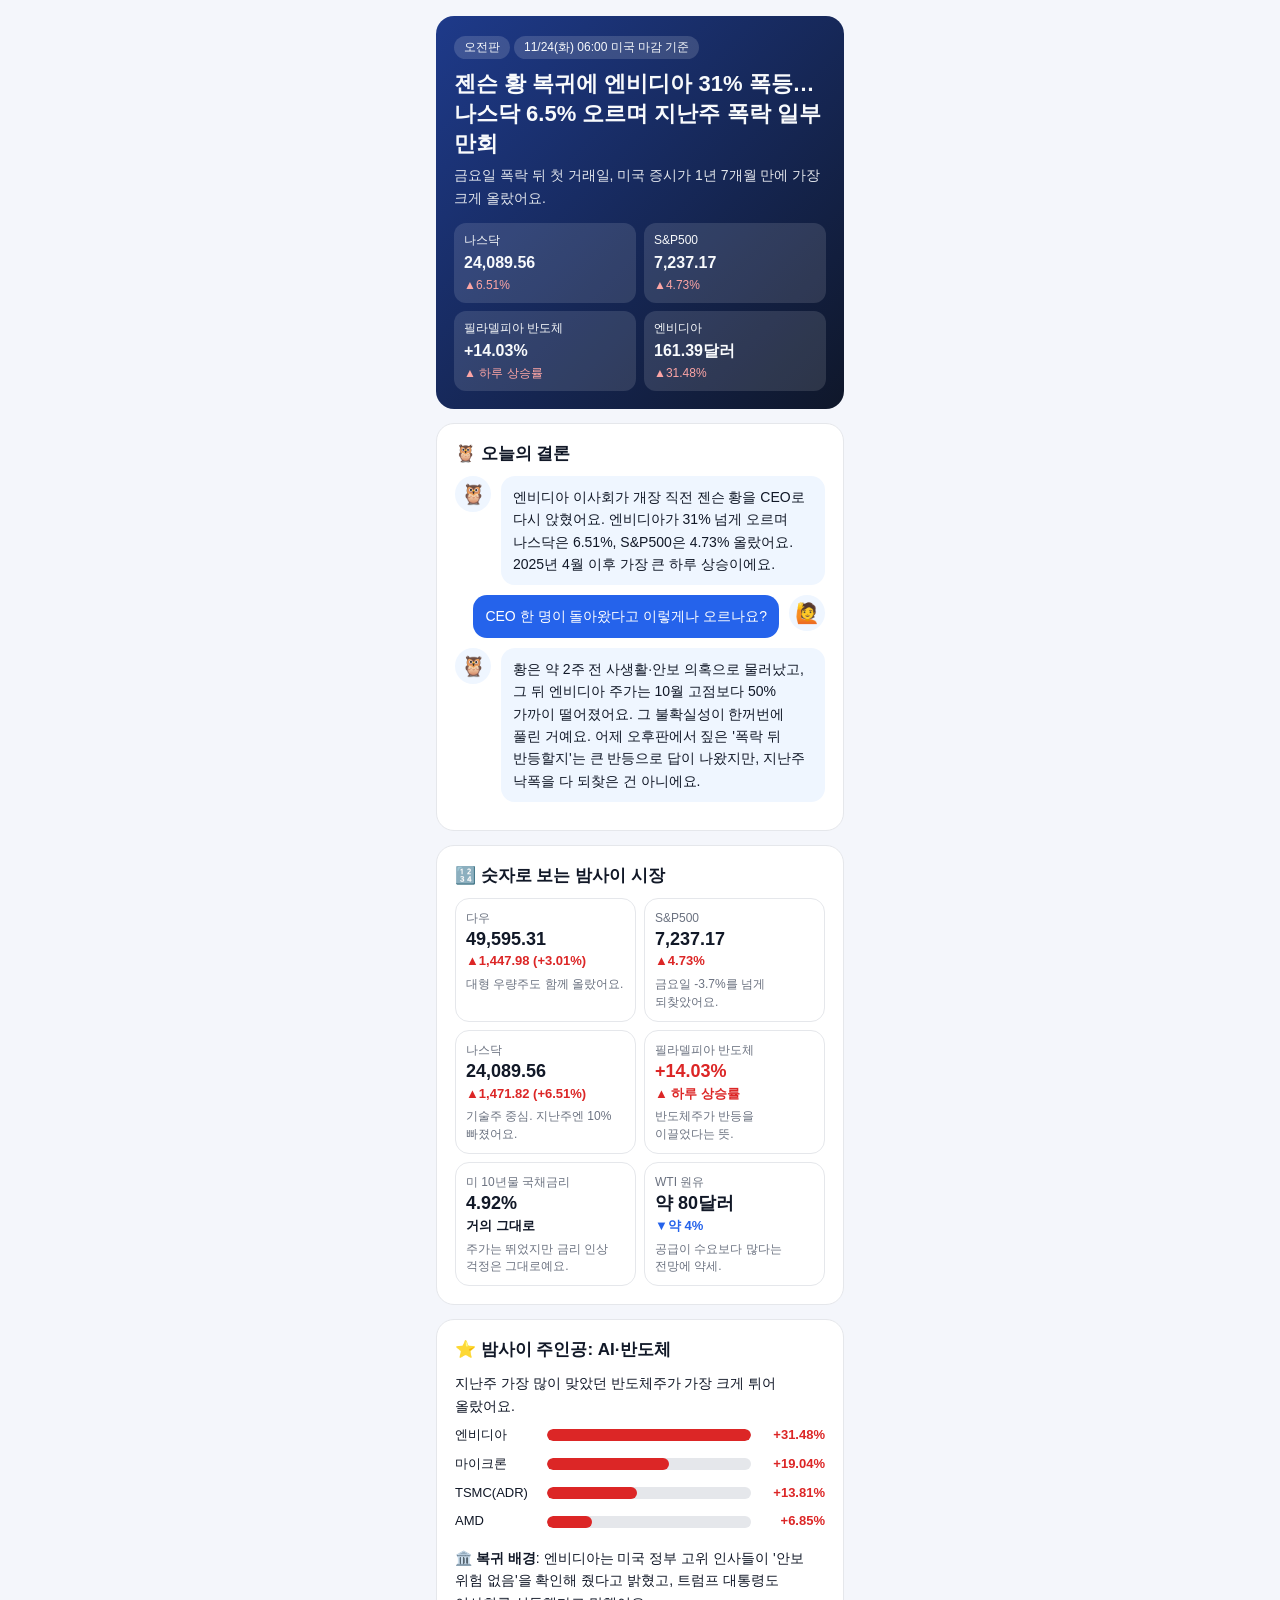
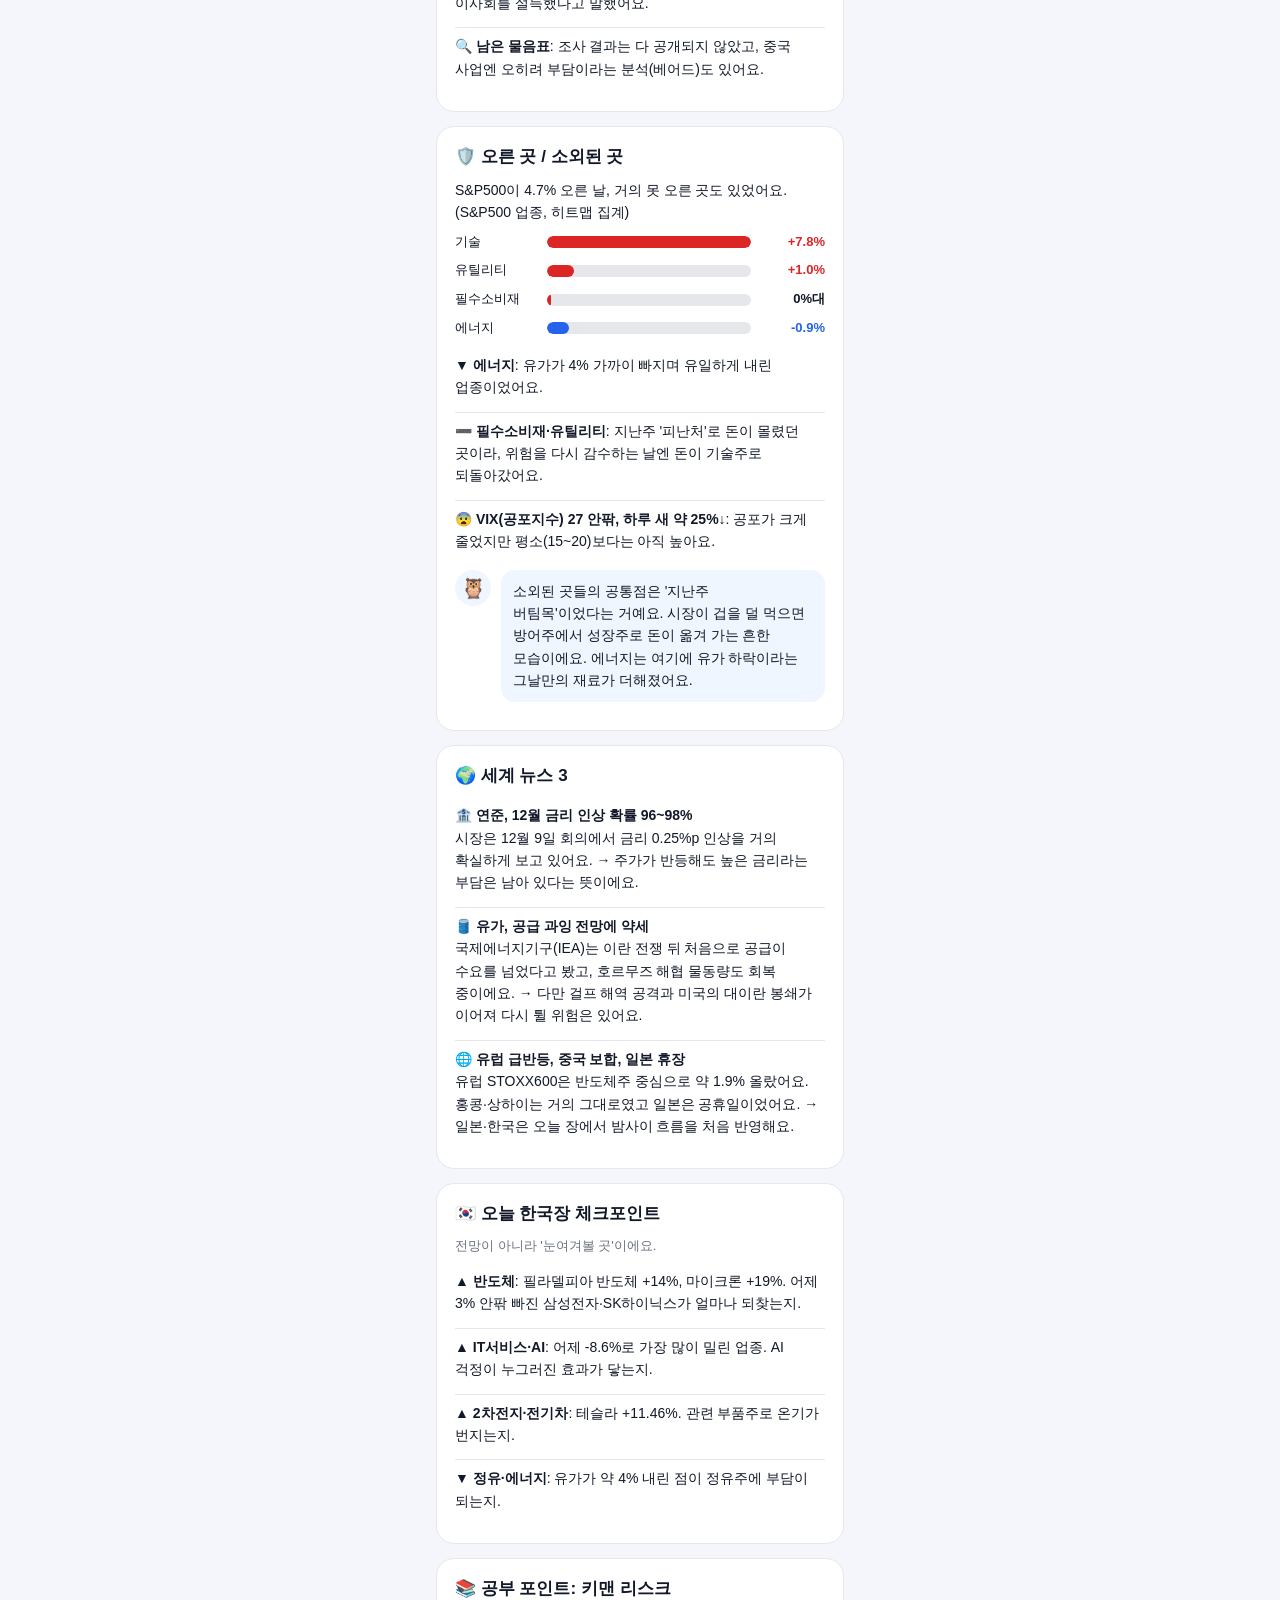
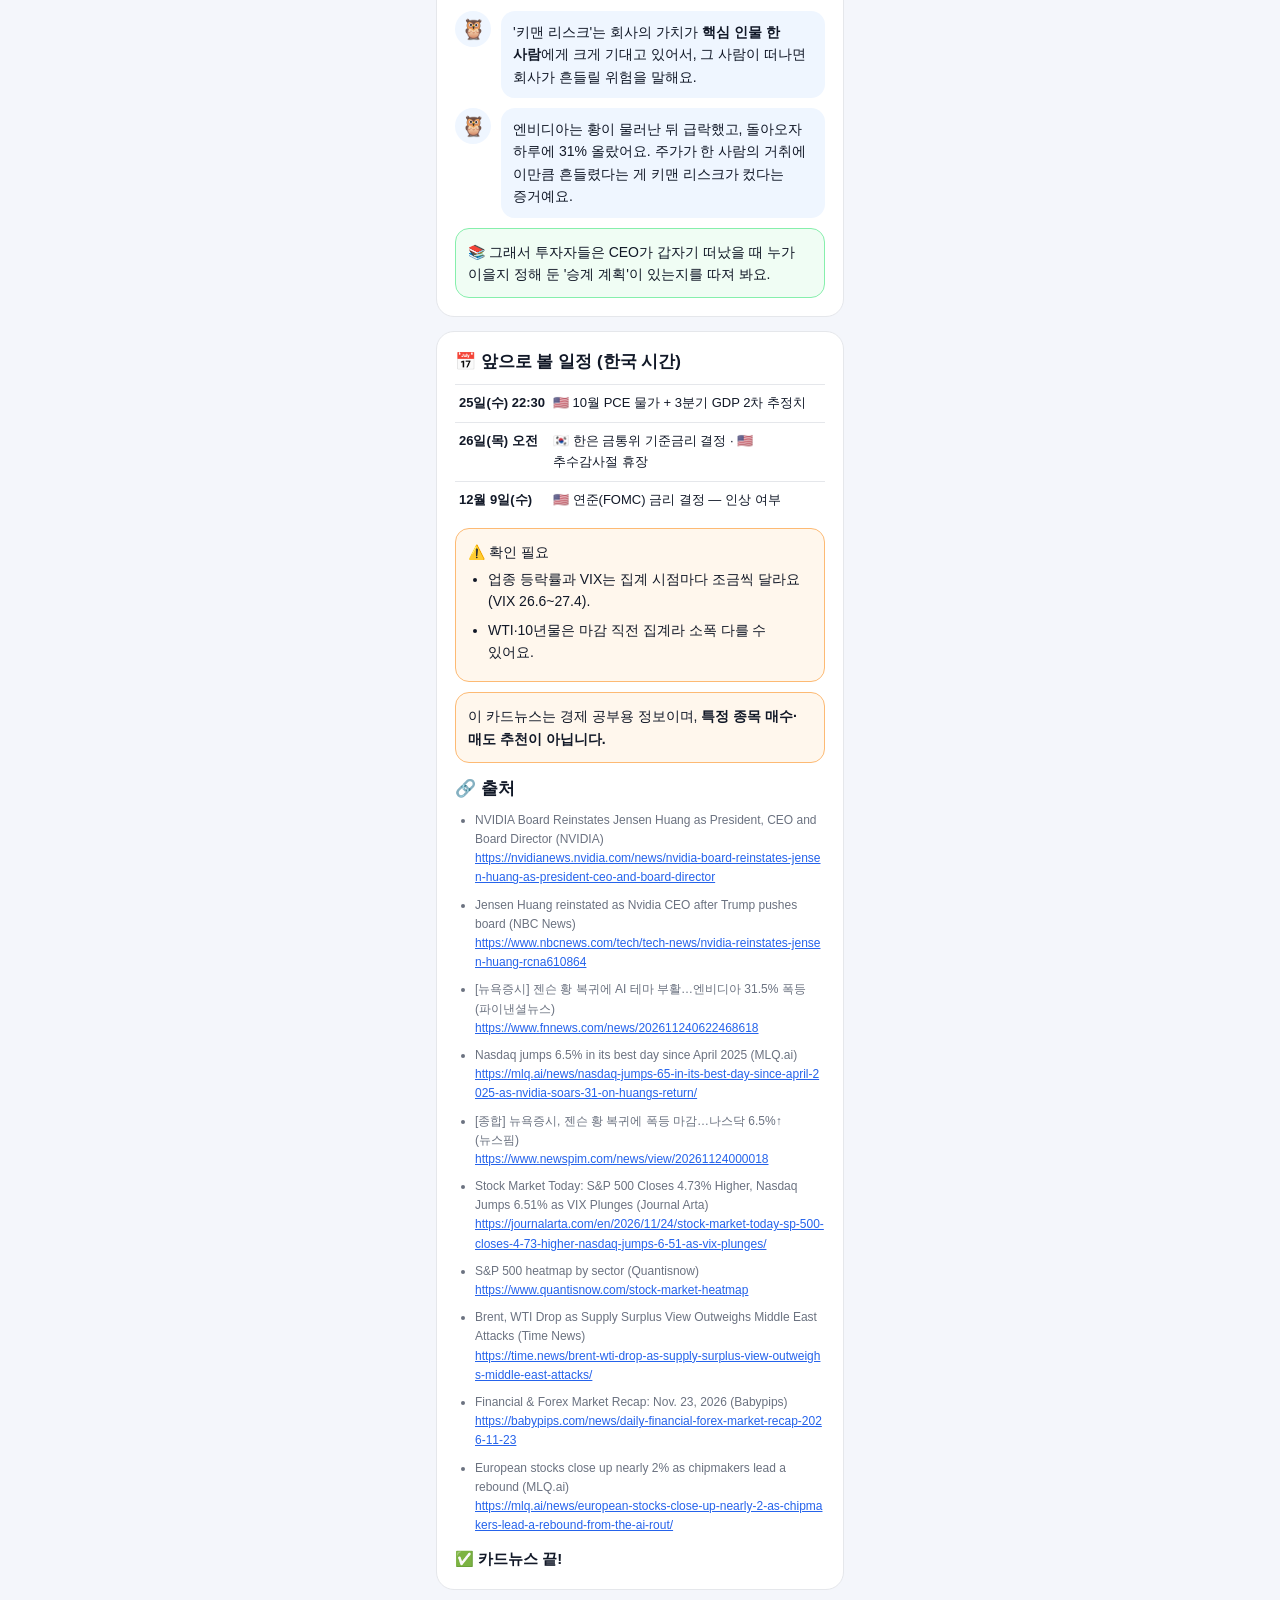
<file: docs/cards/2026-11-24-am.html>
<!doctype html>
<html lang="ko">
<head>
<meta charset="utf-8">
<meta name="viewport" content="width=device-width, initial-scale=1">
<title>11/24 오전판 · 젠슨 황 복귀에 나스닥 6.5% 급반등</title>
<style>
:root{--bg:#f4f6fb;--card:#fff;--text:#111827;--muted:#6b7280;--line:#e5e7eb;--accent:#2563eb;--soft:#eff6ff;--up:#dc2626;--down:#2563eb;--warnbg:#fff7ed;--warnline:#fdba74;--studybg:#f0fdf4;--studyline:#86efac;--bartrack:#e5e7eb}
@media (prefers-color-scheme:dark){:root{--bg:#0b1120;--card:#111a2e;--text:#e5e7eb;--muted:#9ca3af;--line:#24314f;--accent:#60a5fa;--soft:#1a2540;--up:#f87171;--down:#60a5fa;--warnbg:#2a1d10;--warnline:#9a5b1c;--studybg:#0f2a1c;--studyline:#1f7a45;--bartrack:#24314f}}
*{box-sizing:border-box}html,body{overflow-x:hidden}
body{margin:0;background:var(--bg);color:var(--text);font:15px/1.6 -apple-system,"Apple SD Gothic Neo","Noto Sans KR",sans-serif;word-break:keep-all;overflow-wrap:anywhere}
.wrap{max-width:440px;margin:0 auto;padding:16px 16px 40px}
.card{background:var(--card);border:1px solid var(--line);border-radius:18px;padding:18px;margin-bottom:14px}
.cover{background:linear-gradient(135deg,#1e3a8a,#0f172a);color:#f8fafc;border:0}
.tag{display:inline-block;font-size:12px;background:rgba(255,255,255,.15);border-radius:999px;padding:2px 10px;margin-right:4px}
h1{font-size:22px;line-height:1.35;margin:10px 0 6px}h2{font-size:17px;margin:0 0 10px;line-height:1.4}
.chips{display:grid;grid-template-columns:1fr 1fr;gap:8px;margin-top:14px}
.chip{background:rgba(255,255,255,.12);border-radius:12px;padding:8px 10px;font-size:12px}
.chip b{display:block;font-size:16px}
.chip .dn{color:#93c5fd}.chip .upc{color:#fca5a5}
.row{display:flex;gap:10px;margin:10px 0}.ava{flex:0 0 36px;height:36px;border-radius:50%;background:var(--soft);display:flex;align-items:center;justify-content:center;font-size:20px}
.bub{background:var(--soft);border-radius:14px;padding:10px 12px;font-size:14px;min-width:0}.me{flex-direction:row-reverse}.me .bub{background:var(--accent);color:#fff}
.grid{display:grid;grid-template-columns:1fr 1fr;gap:8px}
.tile{border:1px solid var(--line);border-radius:14px;padding:10px;min-width:0}
.tile .l{font-size:12px;color:var(--muted)}.tile .v{font-size:18px;font-weight:700;line-height:1.3}
.tile .c{font-size:13px;font-weight:600}.tile .m{font-size:12px;color:var(--muted);margin-top:4px;line-height:1.45}
.up{color:var(--up)}.down{color:var(--down)}
.bar-row{display:grid;grid-template-columns:84px 1fr 66px;align-items:center;gap:8px;margin:8px 0;font-size:13px}
.bar-track{background:var(--bartrack);border-radius:6px;height:12px;overflow:hidden}
.bar{height:100%;border-radius:6px}.bar.neg{background:var(--down)}.bar.pos{background:var(--up)}
.bar-row .p{text-align:right;font-weight:600}
.tl{border-left:2px solid var(--line);margin-left:6px;padding-left:14px}
.tl div{position:relative;margin-bottom:10px;font-size:14px}
.tl div::before{content:"";position:absolute;left:-20px;top:7px;width:10px;height:10px;border-radius:50%;background:var(--accent)}
.tl b{display:block;font-size:12px;color:var(--muted)}
.chain{display:flex;flex-direction:column;gap:4px}
.chain .n{background:var(--soft);border-radius:12px;padding:8px 12px;font-size:14px}
.chain .a{text-align:center;color:var(--muted);font-size:14px;line-height:1}
.cal{width:100%;border-collapse:collapse;font-size:13px}
.cal td{border-top:1px solid var(--line);padding:8px 4px;vertical-align:top}
.cal td:first-child{white-space:nowrap;font-weight:700;width:92px}
.box{border-radius:14px;padding:12px;font-size:14px;margin-top:10px}
.study{background:var(--studybg);border:1px solid var(--studyline)}
.warn{background:var(--warnbg);border:1px solid var(--warnline)}
.imp{list-style:none;padding:0;margin:0}.imp li{padding:7px 0;border-top:1px solid var(--line);font-size:14px}.imp li:first-child{border-top:0}
ol,ul{padding-left:20px;margin:0}li{margin-bottom:6px}.muted{color:var(--muted);font-size:13px}
.src{font-size:12px;color:var(--muted)}.src a{color:var(--accent);word-break:break-all}
.src li{margin-bottom:8px}
</style>
</head>
<body><div class="wrap">

<!-- 1. 표지 -->
<section class="card cover"><span class="tag">오전판</span><span class="tag">11/24(화) 06:00 미국 마감 기준</span>
<h1>젠슨 황 복귀에 엔비디아 31% 폭등… 나스닥 6.5% 오르며 지난주 폭락 일부 만회</h1>
<p style="margin:0;opacity:.9;font-size:14px">금요일 폭락 뒤 첫 거래일, 미국 증시가 1년 7개월 만에 가장 크게 올랐어요.</p>
<div class="chips">
<div class="chip">나스닥<b>24,089.56</b><span class="upc">▲6.51%</span></div>
<div class="chip">S&amp;P500<b>7,237.17</b><span class="upc">▲4.73%</span></div>
<div class="chip">필라델피아 반도체<b>+14.03%</b><span class="upc">▲ 하루 상승률</span></div>
<div class="chip">엔비디아<b>161.39달러</b><span class="upc">▲31.48%</span></div>
</div></section>

<!-- 2. 오늘의 결론 -->
<section class="card"><h2>🦉 오늘의 결론</h2>
<div class="row"><div class="ava">🦉</div><div class="bub">엔비디아 이사회가 개장 직전 젠슨 황을 CEO로 다시 앉혔어요. 엔비디아가 31% 넘게 오르며 나스닥은 6.51%, S&amp;P500은 4.73% 올랐어요. 2025년 4월 이후 가장 큰 하루 상승이에요.</div></div>
<div class="row me"><div class="ava">🙋</div><div class="bub">CEO 한 명이 돌아왔다고 이렇게나 오르나요?</div></div>
<div class="row"><div class="ava">🦉</div><div class="bub">황은 약 2주 전 사생활·안보 의혹으로 물러났고, 그 뒤 엔비디아 주가는 10월 고점보다 50% 가까이 떨어졌어요. 그 불확실성이 한꺼번에 풀린 거예요. 어제 오후판에서 짚은 '폭락 뒤 반등할지'는 큰 반등으로 답이 나왔지만, 지난주 낙폭을 다 되찾은 건 아니에요.</div></div>
</section>

<!-- 3. 숫자 타일 -->
<section class="card"><h2>🔢 숫자로 보는 밤사이 시장</h2>
<div class="grid">
<div class="tile"><div class="l">다우</div><div class="v">49,595.31</div><div class="c up">▲1,447.98 (+3.01%)</div><div class="m">대형 우량주도 함께 올랐어요.</div></div>
<div class="tile"><div class="l">S&amp;P500</div><div class="v">7,237.17</div><div class="c up">▲4.73%</div><div class="m">금요일 -3.7%를 넘게 되찾았어요.</div></div>
<div class="tile"><div class="l">나스닥</div><div class="v">24,089.56</div><div class="c up">▲1,471.82 (+6.51%)</div><div class="m">기술주 중심. 지난주엔 10% 빠졌어요.</div></div>
<div class="tile"><div class="l">필라델피아 반도체</div><div class="v up">+14.03%</div><div class="c up">▲ 하루 상승률</div><div class="m">반도체주가 반등을 이끌었다는 뜻.</div></div>
<div class="tile"><div class="l">미 10년물 국채금리</div><div class="v">4.92%</div><div class="c">거의 그대로</div><div class="m">주가는 뛰었지만 금리 인상 걱정은 그대로예요.</div></div>
<div class="tile"><div class="l">WTI 원유</div><div class="v">약 80달러</div><div class="c down">▼약 4%</div><div class="m">공급이 수요보다 많다는 전망에 약세.</div></div>
</div></section>

<!-- 4. 주인공 -->
<section class="card"><h2>⭐ 밤사이 주인공: AI·반도체</h2>
<p style="margin:0 0 8px;font-size:14px">지난주 가장 많이 맞았던 반도체주가 가장 크게 튀어 올랐어요.</p>
<div class="bar-row"><span>엔비디아</span><div class="bar-track"><div class="bar pos" style="width:100%"></div></div><span class="p up">+31.48%</span></div>
<div class="bar-row"><span>마이크론</span><div class="bar-track"><div class="bar pos" style="width:60%"></div></div><span class="p up">+19.04%</span></div>
<div class="bar-row"><span>TSMC(ADR)</span><div class="bar-track"><div class="bar pos" style="width:44%"></div></div><span class="p up">+13.81%</span></div>
<div class="bar-row"><span>AMD</span><div class="bar-track"><div class="bar pos" style="width:22%"></div></div><span class="p up">+6.85%</span></div>
<ul class="imp" style="margin-top:8px">
<li>🏛️ <b>복귀 배경</b>: 엔비디아는 미국 정부 고위 인사들이 '안보 위험 없음'을 확인해 줬다고 밝혔고, 트럼프 대통령도 이사회를 설득했다고 말했어요.</li>
<li>🔍 <b>남은 물음표</b>: 조사 결과는 다 공개되지 않았고, 중국 사업엔 오히려 부담이라는 분석(베어드)도 있어요.</li>
</ul>
</section>

<!-- 5. 소외된 곳 -->
<section class="card"><h2>🛡️ 오른 곳 / 소외된 곳</h2>
<p style="margin:0 0 8px;font-size:14px">S&amp;P500이 4.7% 오른 날, 거의 못 오른 곳도 있었어요. (S&amp;P500 업종, 히트맵 집계)</p>
<div class="bar-row"><span>기술</span><div class="bar-track"><div class="bar pos" style="width:100%"></div></div><span class="p up">+7.8%</span></div>
<div class="bar-row"><span>유틸리티</span><div class="bar-track"><div class="bar pos" style="width:13%"></div></div><span class="p up">+1.0%</span></div>
<div class="bar-row"><span>필수소비재</span><div class="bar-track"><div class="bar pos" style="width:2%"></div></div><span class="p">0%대</span></div>
<div class="bar-row"><span>에너지</span><div class="bar-track"><div class="bar neg" style="width:11%"></div></div><span class="p down">-0.9%</span></div>
<ul class="imp" style="margin-top:8px">
<li>▼ <b>에너지</b>: 유가가 4% 가까이 빠지며 유일하게 내린 업종이었어요.</li>
<li>➖ <b>필수소비재·유틸리티</b>: 지난주 '피난처'로 돈이 몰렸던 곳이라, 위험을 다시 감수하는 날엔 돈이 기술주로 되돌아갔어요.</li>
<li>😨 <b>VIX(공포지수) 27 안팎, 하루 새 약 25%↓</b>: 공포가 크게 줄었지만 평소(15~20)보다는 아직 높아요.</li>
</ul>
<div class="row"><div class="ava">🦉</div><div class="bub">소외된 곳들의 공통점은 '지난주 버팀목'이었다는 거예요. 시장이 겁을 덜 먹으면 방어주에서 성장주로 돈이 옮겨 가는 흔한 모습이에요. 에너지는 여기에 유가 하락이라는 그날만의 재료가 더해졌어요.</div></div>
</section>

<!-- 6. 세계 뉴스 -->
<section class="card"><h2>🌍 세계 뉴스 3</h2>
<ul class="imp">
<li>🏦 <b>연준, 12월 금리 인상 확률 96~98%</b><br>시장은 12월 9일 회의에서 금리 0.25%p 인상을 거의 확실하게 보고 있어요. → 주가가 반등해도 높은 금리라는 부담은 남아 있다는 뜻이에요.</li>
<li>🛢️ <b>유가, 공급 과잉 전망에 약세</b><br>국제에너지기구(IEA)는 이란 전쟁 뒤 처음으로 공급이 수요를 넘었다고 봤고, 호르무즈 해협 물동량도 회복 중이에요. → 다만 걸프 해역 공격과 미국의 대이란 봉쇄가 이어져 다시 튈 위험은 있어요.</li>
<li>🌐 <b>유럽 급반등, 중국 보합, 일본 휴장</b><br>유럽 STOXX600은 반도체주 중심으로 약 1.9% 올랐어요. 홍콩·상하이는 거의 그대로였고 일본은 공휴일이었어요. → 일본·한국은 오늘 장에서 밤사이 흐름을 처음 반영해요.</li>
</ul></section>

<!-- 7. 한국장 체크포인트 -->
<section class="card"><h2>🇰🇷 오늘 한국장 체크포인트</h2>
<p class="muted" style="margin:0 0 6px">전망이 아니라 '눈여겨볼 곳'이에요.</p>
<ul class="imp">
<li>▲ <b>반도체</b>: 필라델피아 반도체 +14%, 마이크론 +19%. 어제 3% 안팎 빠진 삼성전자·SK하이닉스가 얼마나 되찾는지.</li>
<li>▲ <b>IT서비스·AI</b>: 어제 -8.6%로 가장 많이 밀린 업종. AI 걱정이 누그러진 효과가 닿는지.</li>
<li>▲ <b>2차전지·전기차</b>: 테슬라 +11.46%. 관련 부품주로 온기가 번지는지.</li>
<li>▼ <b>정유·에너지</b>: 유가가 약 4% 내린 점이 정유주에 부담이 되는지.</li>
</ul></section>

<!-- 8. 공부 -->
<section class="card"><h2>📚 공부 포인트: 키맨 리스크</h2>
<div class="row"><div class="ava">🦉</div><div class="bub">'키맨 리스크'는 회사의 가치가 <b>핵심 인물 한 사람</b>에게 크게 기대고 있어서, 그 사람이 떠나면 회사가 흔들릴 위험을 말해요.</div></div>
<div class="row"><div class="ava">🦉</div><div class="bub">엔비디아는 황이 물러난 뒤 급락했고, 돌아오자 하루에 31% 올랐어요. 주가가 한 사람의 거취에 이만큼 흔들렸다는 게 키맨 리스크가 컸다는 증거예요.</div></div>
<div class="box study">📚 그래서 투자자들은 CEO가 갑자기 떠났을 때 누가 이을지 정해 둔 '승계 계획'이 있는지를 따져 봐요.</div>
</section>

<!-- 9. 일정 + 마무리 -->
<section class="card"><h2>📅 앞으로 볼 일정 (한국 시간)</h2>
<table class="cal">
<tr><td>25일(수) 22:30</td><td>🇺🇸 10월 PCE 물가 + 3분기 GDP 2차 추정치</td></tr>
<tr><td>26일(목) 오전</td><td>🇰🇷 한은 금통위 기준금리 결정 · 🇺🇸 추수감사절 휴장</td></tr>
<tr><td>12월 9일(수)</td><td>🇺🇸 연준(FOMC) 금리 결정 — 인상 여부</td></tr>
</table>
<div class="box warn">⚠️ 확인 필요
<ul style="margin-top:4px">
<li>업종 등락률과 VIX는 집계 시점마다 조금씩 달라요(VIX 26.6~27.4).</li>
<li>WTI·10년물은 마감 직전 집계라 소폭 다를 수 있어요.</li>
</ul></div>
<div class="box warn">이 카드뉴스는 경제 공부용 정보이며, <b>특정 종목 매수·매도 추천이 아닙니다.</b></div>
<h2 style="margin-top:14px">🔗 출처</h2>
<ul class="src">
<li>NVIDIA Board Reinstates Jensen Huang as President, CEO and Board Director (NVIDIA)<br><a href="https://nvidianews.nvidia.com/news/nvidia-board-reinstates-jensen-huang-as-president-ceo-and-board-director">https://nvidianews.nvidia.com/news/nvidia-board-reinstates-jensen-huang-as-president-ceo-and-board-director</a></li>
<li>Jensen Huang reinstated as Nvidia CEO after Trump pushes board (NBC News)<br><a href="https://www.nbcnews.com/tech/tech-news/nvidia-reinstates-jensen-huang-rcna610864">https://www.nbcnews.com/tech/tech-news/nvidia-reinstates-jensen-huang-rcna610864</a></li>
<li>[뉴욕증시] 젠슨 황 복귀에 AI 테마 부활…엔비디아 31.5% 폭등 (파이낸셜뉴스)<br><a href="https://www.fnnews.com/news/202611240622468618">https://www.fnnews.com/news/202611240622468618</a></li>
<li>Nasdaq jumps 6.5% in its best day since April 2025 (MLQ.ai)<br><a href="https://mlq.ai/news/nasdaq-jumps-65-in-its-best-day-since-april-2025-as-nvidia-soars-31-on-huangs-return/">https://mlq.ai/news/nasdaq-jumps-65-in-its-best-day-since-april-2025-as-nvidia-soars-31-on-huangs-return/</a></li>
<li>[종합] 뉴욕증시, 젠슨 황 복귀에 폭등 마감…나스닥 6.5%↑ (뉴스핌)<br><a href="https://www.newspim.com/news/view/20261124000018">https://www.newspim.com/news/view/20261124000018</a></li>
<li>Stock Market Today: S&amp;P 500 Closes 4.73% Higher, Nasdaq Jumps 6.51% as VIX Plunges (Journal Arta)<br><a href="https://journalarta.com/en/2026/11/24/stock-market-today-sp-500-closes-4-73-higher-nasdaq-jumps-6-51-as-vix-plunges/">https://journalarta.com/en/2026/11/24/stock-market-today-sp-500-closes-4-73-higher-nasdaq-jumps-6-51-as-vix-plunges/</a></li>
<li>S&amp;P 500 heatmap by sector (Quantisnow)<br><a href="https://www.quantisnow.com/stock-market-heatmap">https://www.quantisnow.com/stock-market-heatmap</a></li>
<li>Brent, WTI Drop as Supply Surplus View Outweighs Middle East Attacks (Time News)<br><a href="https://time.news/brent-wti-drop-as-supply-surplus-view-outweighs-middle-east-attacks/">https://time.news/brent-wti-drop-as-supply-surplus-view-outweighs-middle-east-attacks/</a></li>
<li>Financial &amp; Forex Market Recap: Nov. 23, 2026 (Babypips)<br><a href="https://babypips.com/news/daily-financial-forex-market-recap-2026-11-23">https://babypips.com/news/daily-financial-forex-market-recap-2026-11-23</a></li>
<li>European stocks close up nearly 2% as chipmakers lead a rebound (MLQ.ai)<br><a href="https://mlq.ai/news/european-stocks-close-up-nearly-2-as-chipmakers-lead-a-rebound-from-the-ai-rout/">https://mlq.ai/news/european-stocks-close-up-nearly-2-as-chipmakers-lead-a-rebound-from-the-ai-rout/</a></li>
</ul>
<p style="margin:12px 0 0;font-weight:700">✅ 카드뉴스 끝!</p>
</section>

</div></body></html>
</file>
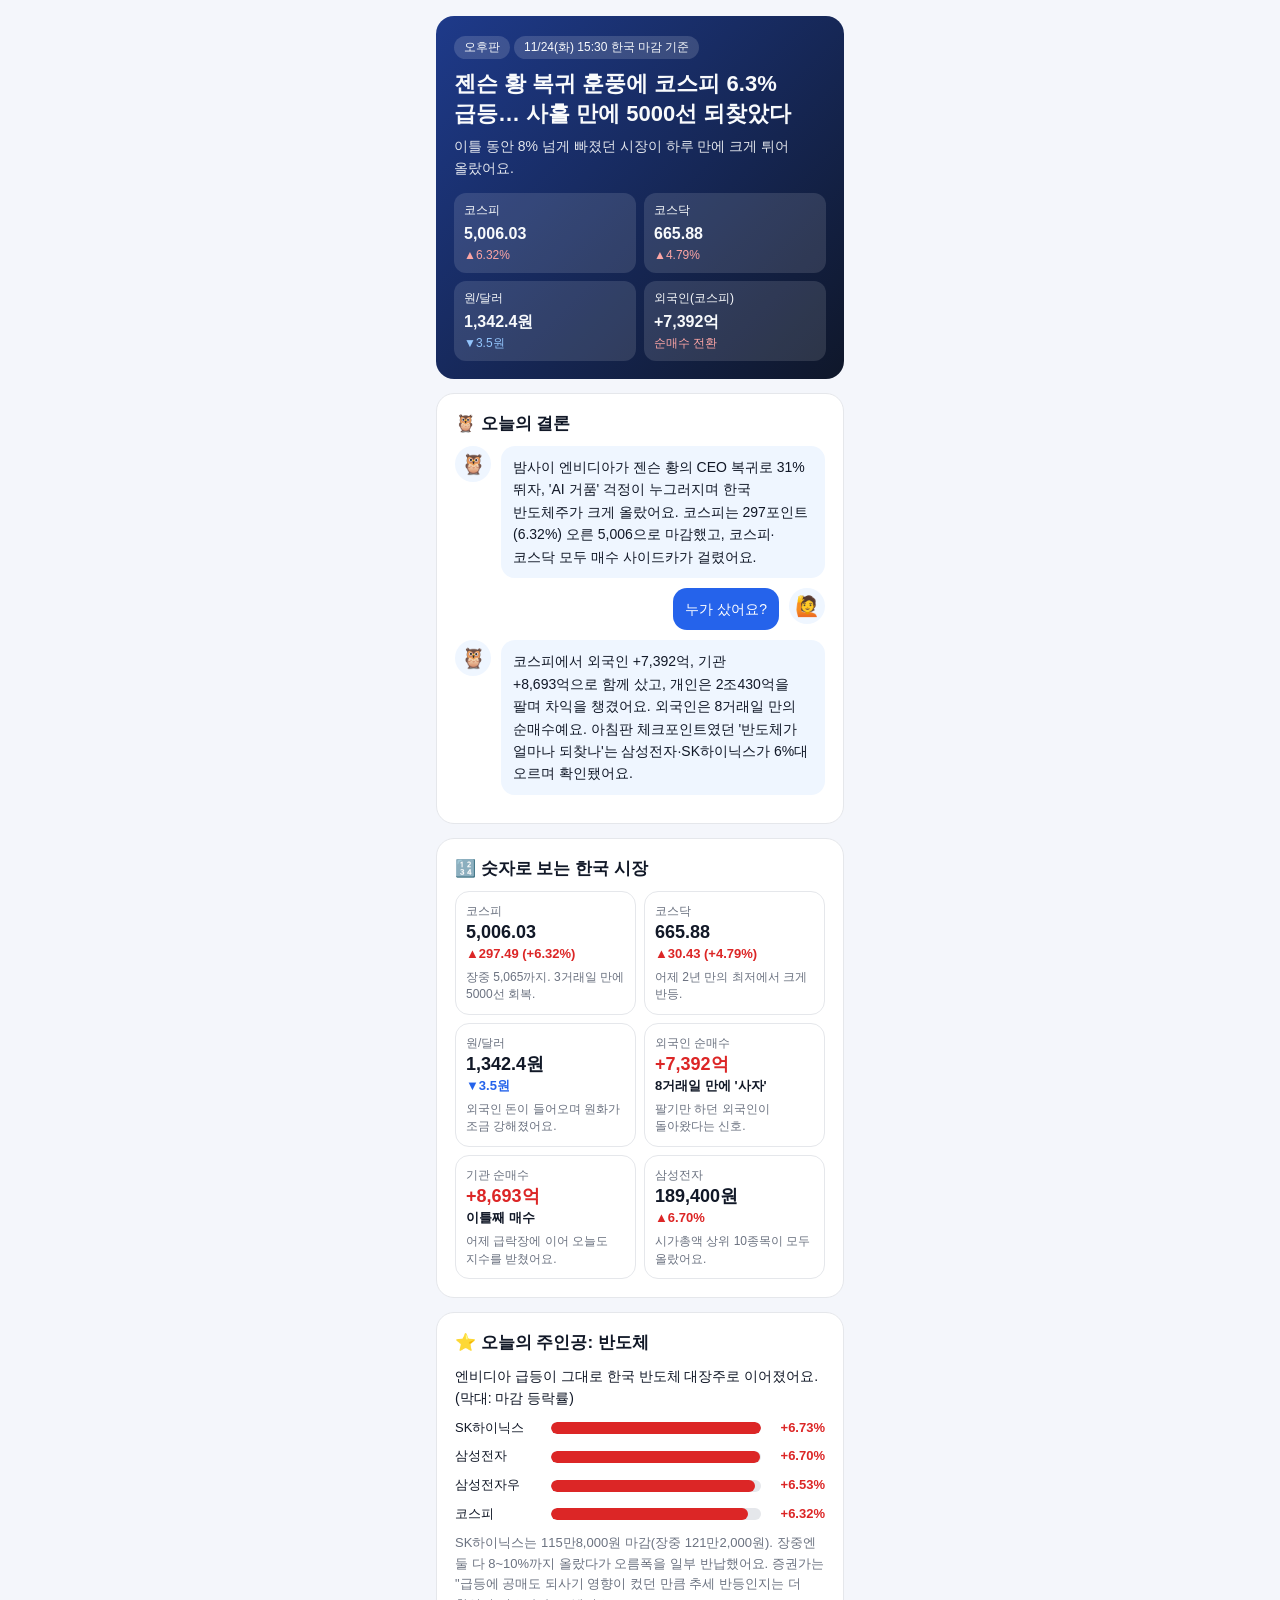
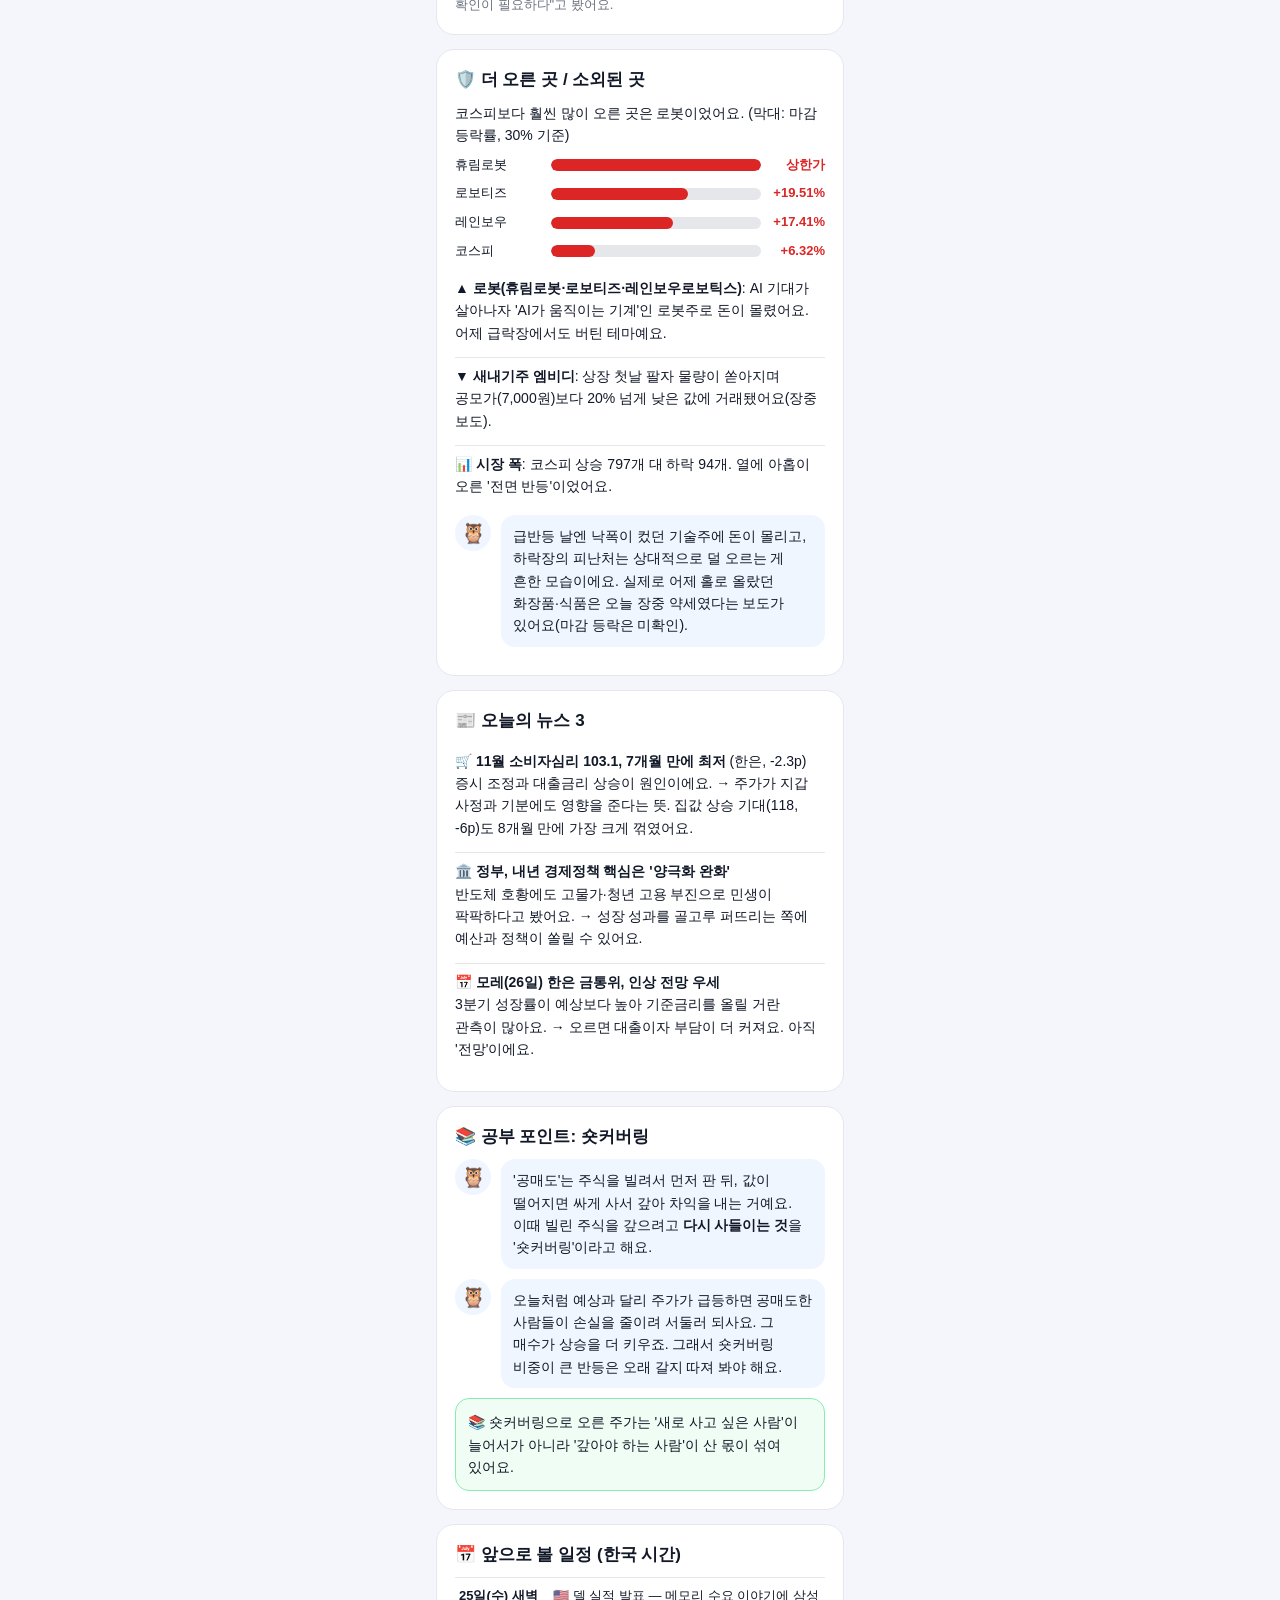
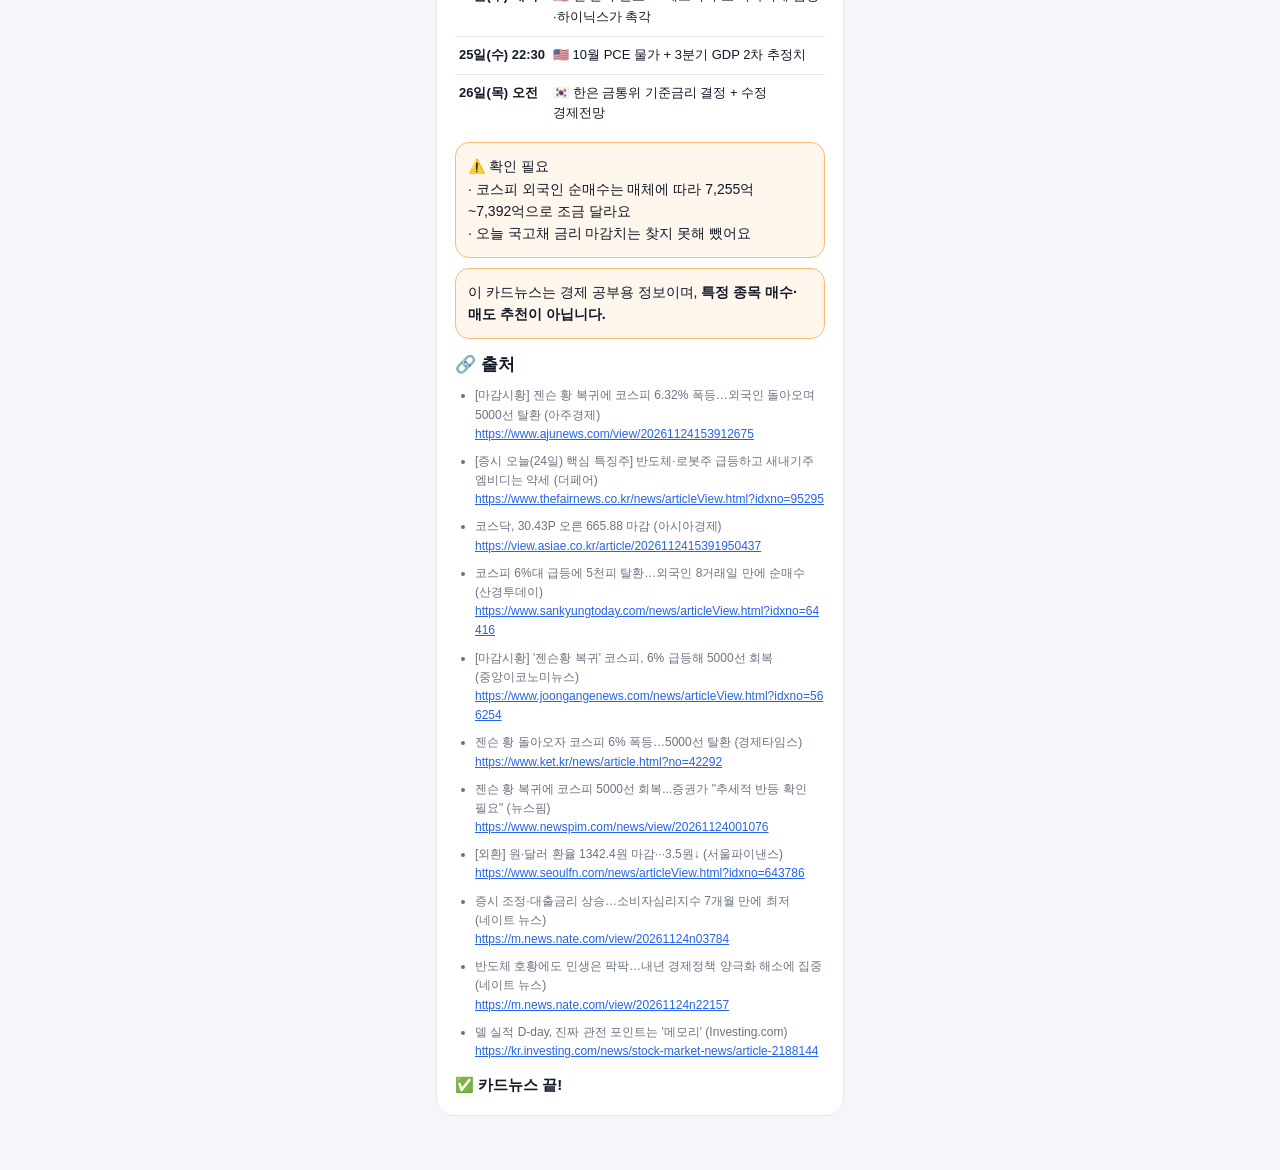
<file: docs/cards/2026-11-24-pm.html>
<!doctype html>
<html lang="ko">
<head>
<meta charset="utf-8">
<meta name="viewport" content="width=device-width, initial-scale=1">
<title>11/24 오후판 · 코스피 6.3% 급등, 5000선 회복</title>
<style>
:root{--bg:#f4f6fb;--card:#fff;--text:#111827;--muted:#6b7280;--line:#e5e7eb;--accent:#2563eb;--soft:#eff6ff;--up:#dc2626;--down:#2563eb;--warnbg:#fff7ed;--warnline:#fdba74;--studybg:#f0fdf4;--studyline:#86efac;--bartrack:#e5e7eb}
@media (prefers-color-scheme:dark){:root{--bg:#0b1120;--card:#111a2e;--text:#e5e7eb;--muted:#9ca3af;--line:#24314f;--accent:#60a5fa;--soft:#1a2540;--up:#f87171;--down:#60a5fa;--warnbg:#2a1d10;--warnline:#9a5b1c;--studybg:#0f2a1c;--studyline:#1f7a45;--bartrack:#24314f}}
*{box-sizing:border-box}html,body{overflow-x:hidden}
body{margin:0;background:var(--bg);color:var(--text);font:15px/1.6 -apple-system,"Apple SD Gothic Neo","Noto Sans KR",sans-serif;word-break:keep-all;overflow-wrap:anywhere}
.wrap{max-width:440px;margin:0 auto;padding:16px 16px 40px}
.card{background:var(--card);border:1px solid var(--line);border-radius:18px;padding:18px;margin-bottom:14px}
.cover{background:linear-gradient(135deg,#1e3a8a,#0f172a);color:#f8fafc;border:0}
.tag{display:inline-block;font-size:12px;background:rgba(255,255,255,.15);border-radius:999px;padding:2px 10px;margin-right:4px}
h1{font-size:22px;line-height:1.35;margin:10px 0 6px}h2{font-size:17px;margin:0 0 10px;line-height:1.4}
.chips{display:grid;grid-template-columns:1fr 1fr;gap:8px;margin-top:14px}
.chip{background:rgba(255,255,255,.12);border-radius:12px;padding:8px 10px;font-size:12px}
.chip b{display:block;font-size:16px}
.chip .dn{color:#93c5fd}.chip .upc{color:#fca5a5}
.row{display:flex;gap:10px;margin:10px 0}.ava{flex:0 0 36px;height:36px;border-radius:50%;background:var(--soft);display:flex;align-items:center;justify-content:center;font-size:20px}
.bub{background:var(--soft);border-radius:14px;padding:10px 12px;font-size:14px;min-width:0}.me{flex-direction:row-reverse}.me .bub{background:var(--accent);color:#fff}
.grid{display:grid;grid-template-columns:1fr 1fr;gap:8px}
.tile{border:1px solid var(--line);border-radius:14px;padding:10px;min-width:0}
.tile .l{font-size:12px;color:var(--muted)}.tile .v{font-size:18px;font-weight:700;line-height:1.3}
.tile .c{font-size:13px;font-weight:600}.tile .m{font-size:12px;color:var(--muted);margin-top:4px;line-height:1.45}
.up{color:var(--up)}.down{color:var(--down)}
.bar-row{display:grid;grid-template-columns:88px 1fr 56px;align-items:center;gap:8px;margin:8px 0;font-size:13px}
.bar-track{background:var(--bartrack);border-radius:6px;height:12px;overflow:hidden}
.bar{height:100%;border-radius:6px}.bar.neg{background:var(--down)}.bar.pos{background:var(--up)}
.bar-row .p{text-align:right;font-weight:600}
.tl{border-left:2px solid var(--line);margin-left:6px;padding-left:14px}
.tl div{position:relative;margin-bottom:10px;font-size:14px}
.tl div::before{content:"";position:absolute;left:-20px;top:7px;width:10px;height:10px;border-radius:50%;background:var(--accent)}
.tl b{display:block;font-size:12px;color:var(--muted)}
.chain{display:flex;flex-direction:column;gap:4px}
.chain .n{background:var(--soft);border-radius:12px;padding:8px 12px;font-size:14px}
.chain .a{text-align:center;color:var(--muted);font-size:14px;line-height:1}
.cal{width:100%;border-collapse:collapse;font-size:13px}
.cal td{border-top:1px solid var(--line);padding:8px 4px;vertical-align:top}
.cal td:first-child{white-space:nowrap;font-weight:700;width:92px}
.box{border-radius:14px;padding:12px;font-size:14px;margin-top:10px}
.study{background:var(--studybg);border:1px solid var(--studyline)}
.warn{background:var(--warnbg);border:1px solid var(--warnline)}
.imp{list-style:none;padding:0;margin:0}.imp li{padding:7px 0;border-top:1px solid var(--line);font-size:14px}.imp li:first-child{border-top:0}
ol,ul{padding-left:20px;margin:0}li{margin-bottom:6px}.muted{color:var(--muted);font-size:13px}
.src{font-size:12px;color:var(--muted)}.src a{color:var(--accent);word-break:break-all}
.src li{margin-bottom:8px}
</style>
</head>
<body><div class="wrap">

<!-- 1. 표지 -->
<section class="card cover"><span class="tag">오후판</span><span class="tag">11/24(화) 15:30 한국 마감 기준</span>
<h1>젠슨 황 복귀 훈풍에 코스피 6.3% 급등… 사흘 만에 5000선 되찾았다</h1>
<p style="margin:0;opacity:.9;font-size:14px">이틀 동안 8% 넘게 빠졌던 시장이 하루 만에 크게 튀어 올랐어요.</p>
<div class="chips">
<div class="chip">코스피<b>5,006.03</b><span class="upc">▲6.32%</span></div>
<div class="chip">코스닥<b>665.88</b><span class="upc">▲4.79%</span></div>
<div class="chip">원/달러<b>1,342.4원</b><span class="dn">▼3.5원</span></div>
<div class="chip">외국인(코스피)<b>+7,392억</b><span class="upc">순매수 전환</span></div>
</div></section>

<!-- 2. 오늘의 결론 -->
<section class="card"><h2>🦉 오늘의 결론</h2>
<div class="row"><div class="ava">🦉</div><div class="bub">밤사이 엔비디아가 젠슨 황의 CEO 복귀로 31% 뛰자, 'AI 거품' 걱정이 누그러지며 한국 반도체주가 크게 올랐어요. 코스피는 297포인트(6.32%) 오른 5,006으로 마감했고, 코스피·코스닥 모두 매수 사이드카가 걸렸어요.</div></div>
<div class="row me"><div class="ava">🙋</div><div class="bub">누가 샀어요?</div></div>
<div class="row"><div class="ava">🦉</div><div class="bub">코스피에서 외국인 +7,392억, 기관 +8,693억으로 함께 샀고, 개인은 2조430억을 팔며 차익을 챙겼어요. 외국인은 8거래일 만의 순매수예요. 아침판 체크포인트였던 '반도체가 얼마나 되찾나'는 삼성전자·SK하이닉스가 6%대 오르며 확인됐어요.</div></div>
</section>

<!-- 3. 숫자 타일 -->
<section class="card"><h2>🔢 숫자로 보는 한국 시장</h2>
<div class="grid">
<div class="tile"><div class="l">코스피</div><div class="v">5,006.03</div><div class="c up">▲297.49 (+6.32%)</div><div class="m">장중 5,065까지. 3거래일 만에 5000선 회복.</div></div>
<div class="tile"><div class="l">코스닥</div><div class="v">665.88</div><div class="c up">▲30.43 (+4.79%)</div><div class="m">어제 2년 만의 최저에서 크게 반등.</div></div>
<div class="tile"><div class="l">원/달러</div><div class="v">1,342.4원</div><div class="c down">▼3.5원</div><div class="m">외국인 돈이 들어오며 원화가 조금 강해졌어요.</div></div>
<div class="tile"><div class="l">외국인 순매수</div><div class="v up">+7,392억</div><div class="c">8거래일 만에 '사자'</div><div class="m">팔기만 하던 외국인이 돌아왔다는 신호.</div></div>
<div class="tile"><div class="l">기관 순매수</div><div class="v up">+8,693억</div><div class="c">이틀째 매수</div><div class="m">어제 급락장에 이어 오늘도 지수를 받쳤어요.</div></div>
<div class="tile"><div class="l">삼성전자</div><div class="v">189,400원</div><div class="c up">▲6.70%</div><div class="m">시가총액 상위 10종목이 모두 올랐어요.</div></div>
</div></section>

<!-- 4. 오늘의 주인공 -->
<section class="card"><h2>⭐ 오늘의 주인공: 반도체</h2>
<p style="margin:0 0 8px;font-size:14px">엔비디아 급등이 그대로 한국 반도체 대장주로 이어졌어요. (막대: 마감 등락률)</p>
<div class="bar-row"><span>SK하이닉스</span><div class="bar-track"><div class="bar pos" style="width:100%"></div></div><span class="p up">+6.73%</span></div>
<div class="bar-row"><span>삼성전자</span><div class="bar-track"><div class="bar pos" style="width:99.5%"></div></div><span class="p up">+6.70%</span></div>
<div class="bar-row"><span>삼성전자우</span><div class="bar-track"><div class="bar pos" style="width:97%"></div></div><span class="p up">+6.53%</span></div>
<div class="bar-row"><span>코스피</span><div class="bar-track"><div class="bar pos" style="width:94%"></div></div><span class="p up">+6.32%</span></div>
<p class="muted" style="margin:6px 0 0">SK하이닉스는 115만8,000원 마감(장중 121만2,000원). 장중엔 둘 다 8~10%까지 올랐다가 오름폭을 일부 반납했어요. 증권가는 "급등에 공매도 되사기 영향이 컸던 만큼 추세 반등인지는 더 확인이 필요하다"고 봤어요.</p>
</section>

<!-- 5. 올라탄 곳 / 소외된 곳 -->
<section class="card"><h2>🛡️ 더 오른 곳 / 소외된 곳</h2>
<p style="margin:0 0 8px;font-size:14px">코스피보다 훨씬 많이 오른 곳은 로봇이었어요. (막대: 마감 등락률, 30% 기준)</p>
<div class="bar-row"><span>휴림로봇</span><div class="bar-track"><div class="bar pos" style="width:100%"></div></div><span class="p up">상한가</span></div>
<div class="bar-row"><span>로보티즈</span><div class="bar-track"><div class="bar pos" style="width:65%"></div></div><span class="p up">+19.51%</span></div>
<div class="bar-row"><span>레인보우</span><div class="bar-track"><div class="bar pos" style="width:58%"></div></div><span class="p up">+17.41%</span></div>
<div class="bar-row"><span>코스피</span><div class="bar-track"><div class="bar pos" style="width:21%"></div></div><span class="p up">+6.32%</span></div>
<ul class="imp" style="margin-top:8px">
<li>▲ <b>로봇(휴림로봇·로보티즈·레인보우로보틱스)</b>: AI 기대가 살아나자 'AI가 움직이는 기계'인 로봇주로 돈이 몰렸어요. 어제 급락장에서도 버틴 테마예요.</li>
<li>▼ <b>새내기주 엠비디</b>: 상장 첫날 팔자 물량이 쏟아지며 공모가(7,000원)보다 20% 넘게 낮은 값에 거래됐어요(장중 보도).</li>
<li>📊 <b>시장 폭</b>: 코스피 상승 797개 대 하락 94개. 열에 아홉이 오른 '전면 반등'이었어요.</li>
</ul>
<div class="row"><div class="ava">🦉</div><div class="bub">급반등 날엔 낙폭이 컸던 기술주에 돈이 몰리고, 하락장의 피난처는 상대적으로 덜 오르는 게 흔한 모습이에요. 실제로 어제 홀로 올랐던 화장품·식품은 오늘 장중 약세였다는 보도가 있어요(마감 등락은 미확인).</div></div>
</section>

<!-- 6. 오늘의 뉴스 -->
<section class="card"><h2>📰 오늘의 뉴스 3</h2>
<ul class="imp">
<li>🛒 <b>11월 소비자심리 103.1, 7개월 만에 최저</b> (한은, -2.3p)<br>증시 조정과 대출금리 상승이 원인이에요. → 주가가 지갑 사정과 기분에도 영향을 준다는 뜻. 집값 상승 기대(118, -6p)도 8개월 만에 가장 크게 꺾였어요.</li>
<li>🏛️ <b>정부, 내년 경제정책 핵심은 '양극화 완화'</b><br>반도체 호황에도 고물가·청년 고용 부진으로 민생이 팍팍하다고 봤어요. → 성장 성과를 골고루 퍼뜨리는 쪽에 예산과 정책이 쏠릴 수 있어요.</li>
<li>📅 <b>모레(26일) 한은 금통위, 인상 전망 우세</b><br>3분기 성장률이 예상보다 높아 기준금리를 올릴 거란 관측이 많아요. → 오르면 대출이자 부담이 더 커져요. 아직 '전망'이에요.</li>
</ul></section>

<!-- 7. 공부 -->
<section class="card"><h2>📚 공부 포인트: 숏커버링</h2>
<div class="row"><div class="ava">🦉</div><div class="bub">'공매도'는 주식을 빌려서 먼저 판 뒤, 값이 떨어지면 싸게 사서 갚아 차익을 내는 거예요. 이때 빌린 주식을 갚으려고 <b>다시 사들이는 것</b>을 '숏커버링'이라고 해요.</div></div>
<div class="row"><div class="ava">🦉</div><div class="bub">오늘처럼 예상과 달리 주가가 급등하면 공매도한 사람들이 손실을 줄이려 서둘러 되사요. 그 매수가 상승을 더 키우죠. 그래서 숏커버링 비중이 큰 반등은 오래 갈지 따져 봐야 해요.</div></div>
<div class="box study">📚 숏커버링으로 오른 주가는 '새로 사고 싶은 사람'이 늘어서가 아니라 '갚아야 하는 사람'이 산 몫이 섞여 있어요.</div>
</section>

<!-- 8. 일정 + 마무리 -->
<section class="card"><h2>📅 앞으로 볼 일정 (한국 시간)</h2>
<table class="cal">
<tr><td>25일(수) 새벽</td><td>🇺🇸 델 실적 발표 — 메모리 수요 이야기에 삼성·하이닉스가 촉각</td></tr>
<tr><td>25일(수) 22:30</td><td>🇺🇸 10월 PCE 물가 + 3분기 GDP 2차 추정치</td></tr>
<tr><td>26일(목) 오전</td><td>🇰🇷 한은 금통위 기준금리 결정 + 수정 경제전망</td></tr>
</table>
<div class="box warn">⚠️ 확인 필요<br>· 코스피 외국인 순매수는 매체에 따라 7,255억~7,392억으로 조금 달라요<br>· 오늘 국고채 금리 마감치는 찾지 못해 뺐어요</div>
<div class="box warn">이 카드뉴스는 경제 공부용 정보이며, <b>특정 종목 매수·매도 추천이 아닙니다.</b></div>
<h2 style="margin-top:14px">🔗 출처</h2>
<ul class="src">
<li>[마감시황] 젠슨 황 복귀에 코스피 6.32% 폭등…외국인 돌아오며 5000선 탈환 (아주경제)<br><a href="https://www.ajunews.com/view/20261124153912675">https://www.ajunews.com/view/20261124153912675</a></li>
<li>[증시 오늘(24일) 핵심 특징주] 반도체·로봇주 급등하고 새내기주 엠비디는 약세 (더페어)<br><a href="https://www.thefairnews.co.kr/news/articleView.html?idxno=95295">https://www.thefairnews.co.kr/news/articleView.html?idxno=95295</a></li>
<li>코스닥, 30.43P 오른 665.88 마감 (아시아경제)<br><a href="https://view.asiae.co.kr/article/2026112415391950437">https://view.asiae.co.kr/article/2026112415391950437</a></li>
<li>코스피 6%대 급등에 5천피 탈환…외국인 8거래일 만에 순매수 (산경투데이)<br><a href="https://www.sankyungtoday.com/news/articleView.html?idxno=64416">https://www.sankyungtoday.com/news/articleView.html?idxno=64416</a></li>
<li>[마감시황] '젠슨황 복귀' 코스피, 6% 급등해 5000선 회복 (중앙이코노미뉴스)<br><a href="https://www.joongangenews.com/news/articleView.html?idxno=566254">https://www.joongangenews.com/news/articleView.html?idxno=566254</a></li>
<li>젠슨 황 돌아오자 코스피 6% 폭등…5000선 탈환 (경제타임스)<br><a href="https://www.ket.kr/news/article.html?no=42292">https://www.ket.kr/news/article.html?no=42292</a></li>
<li>젠슨 황 복귀에 코스피 5000선 회복...증권가 "추세적 반등 확인 필요" (뉴스핌)<br><a href="https://www.newspim.com/news/view/20261124001076">https://www.newspim.com/news/view/20261124001076</a></li>
<li>[외환] 원·달러 환율 1342.4원 마감···3.5원↓ (서울파이낸스)<br><a href="https://www.seoulfn.com/news/articleView.html?idxno=643786">https://www.seoulfn.com/news/articleView.html?idxno=643786</a></li>
<li>증시 조정·대출금리 상승…소비자심리지수 7개월 만에 최저 (네이트 뉴스)<br><a href="https://m.news.nate.com/view/20261124n03784">https://m.news.nate.com/view/20261124n03784</a></li>
<li>반도체 호황에도 민생은 팍팍…내년 경제정책 양극화 해소에 집중 (네이트 뉴스)<br><a href="https://m.news.nate.com/view/20261124n22157">https://m.news.nate.com/view/20261124n22157</a></li>
<li>델 실적 D-day, 진짜 관전 포인트는 '메모리' (Investing.com)<br><a href="https://kr.investing.com/news/stock-market-news/article-2188144">https://kr.investing.com/news/stock-market-news/article-2188144</a></li>
</ul>
<p style="margin:12px 0 0;font-weight:700">✅ 카드뉴스 끝!</p>
</section>

</div></body></html>
</file>
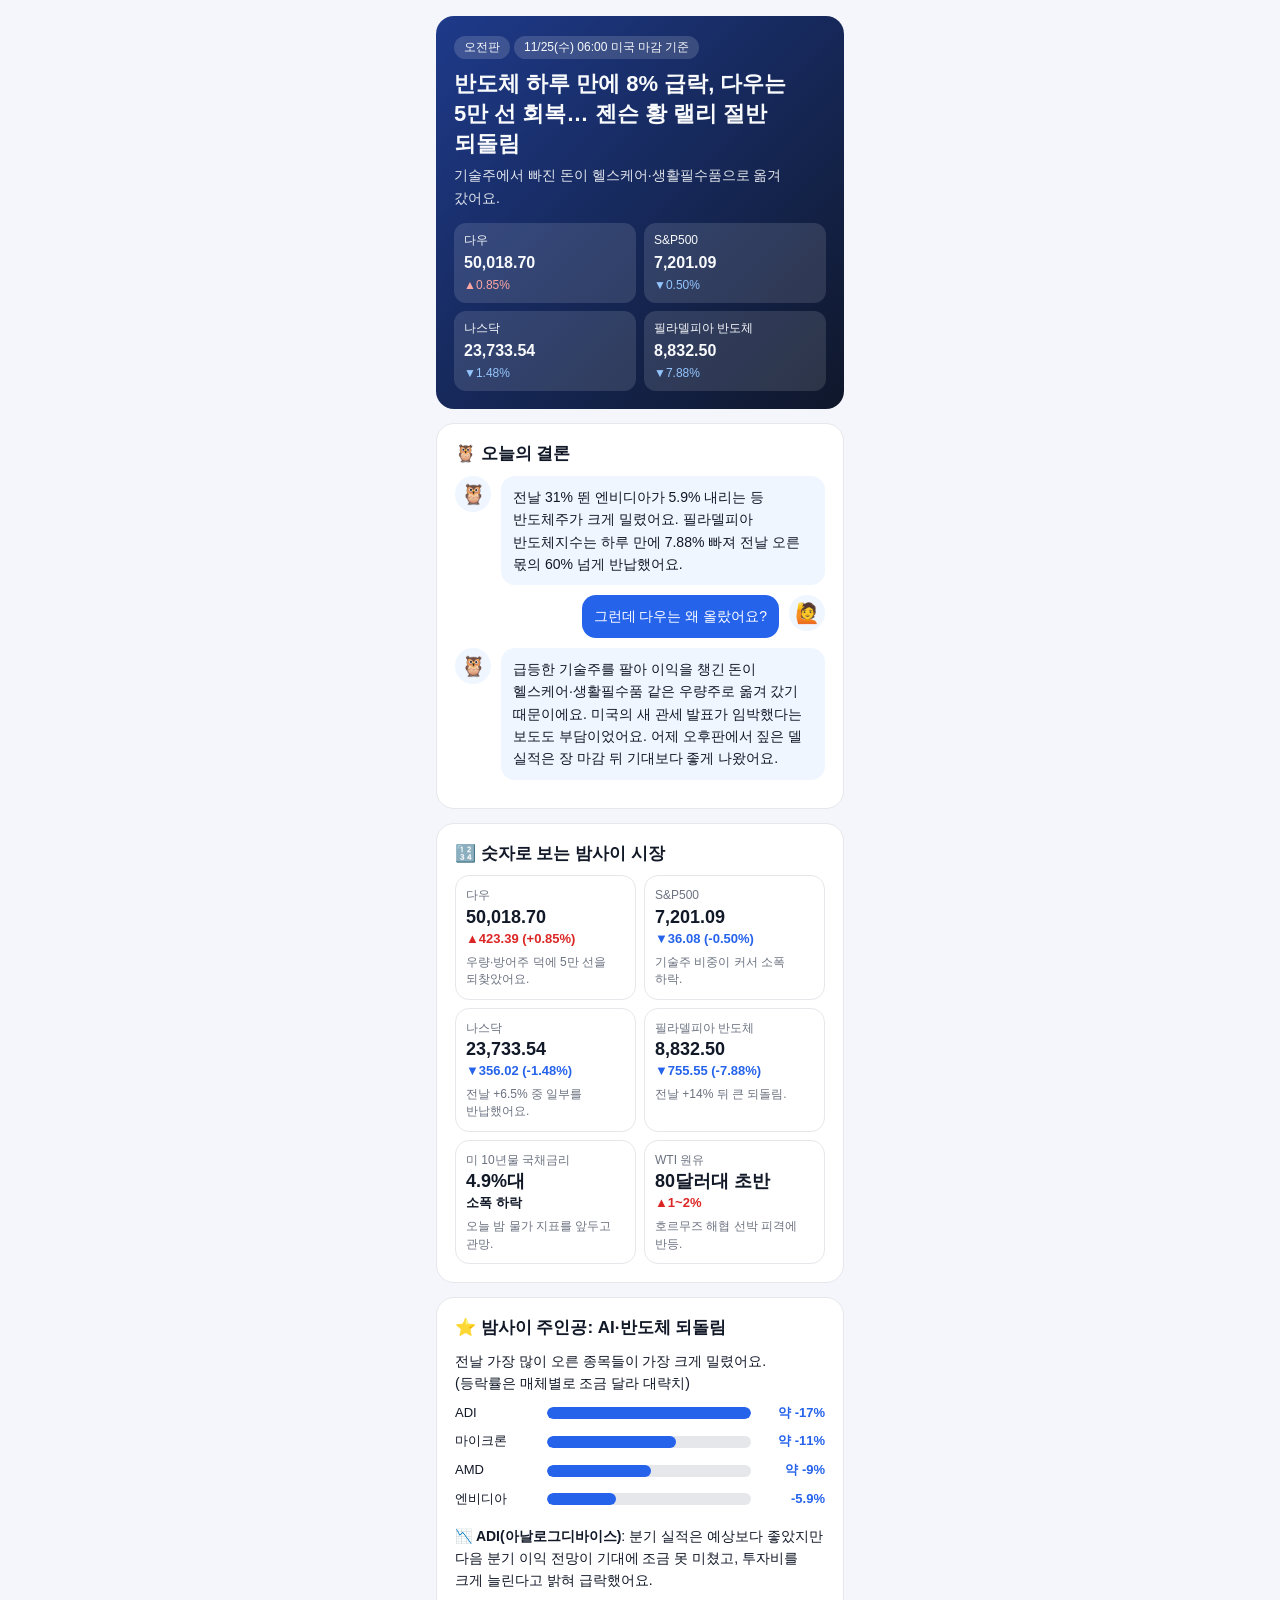
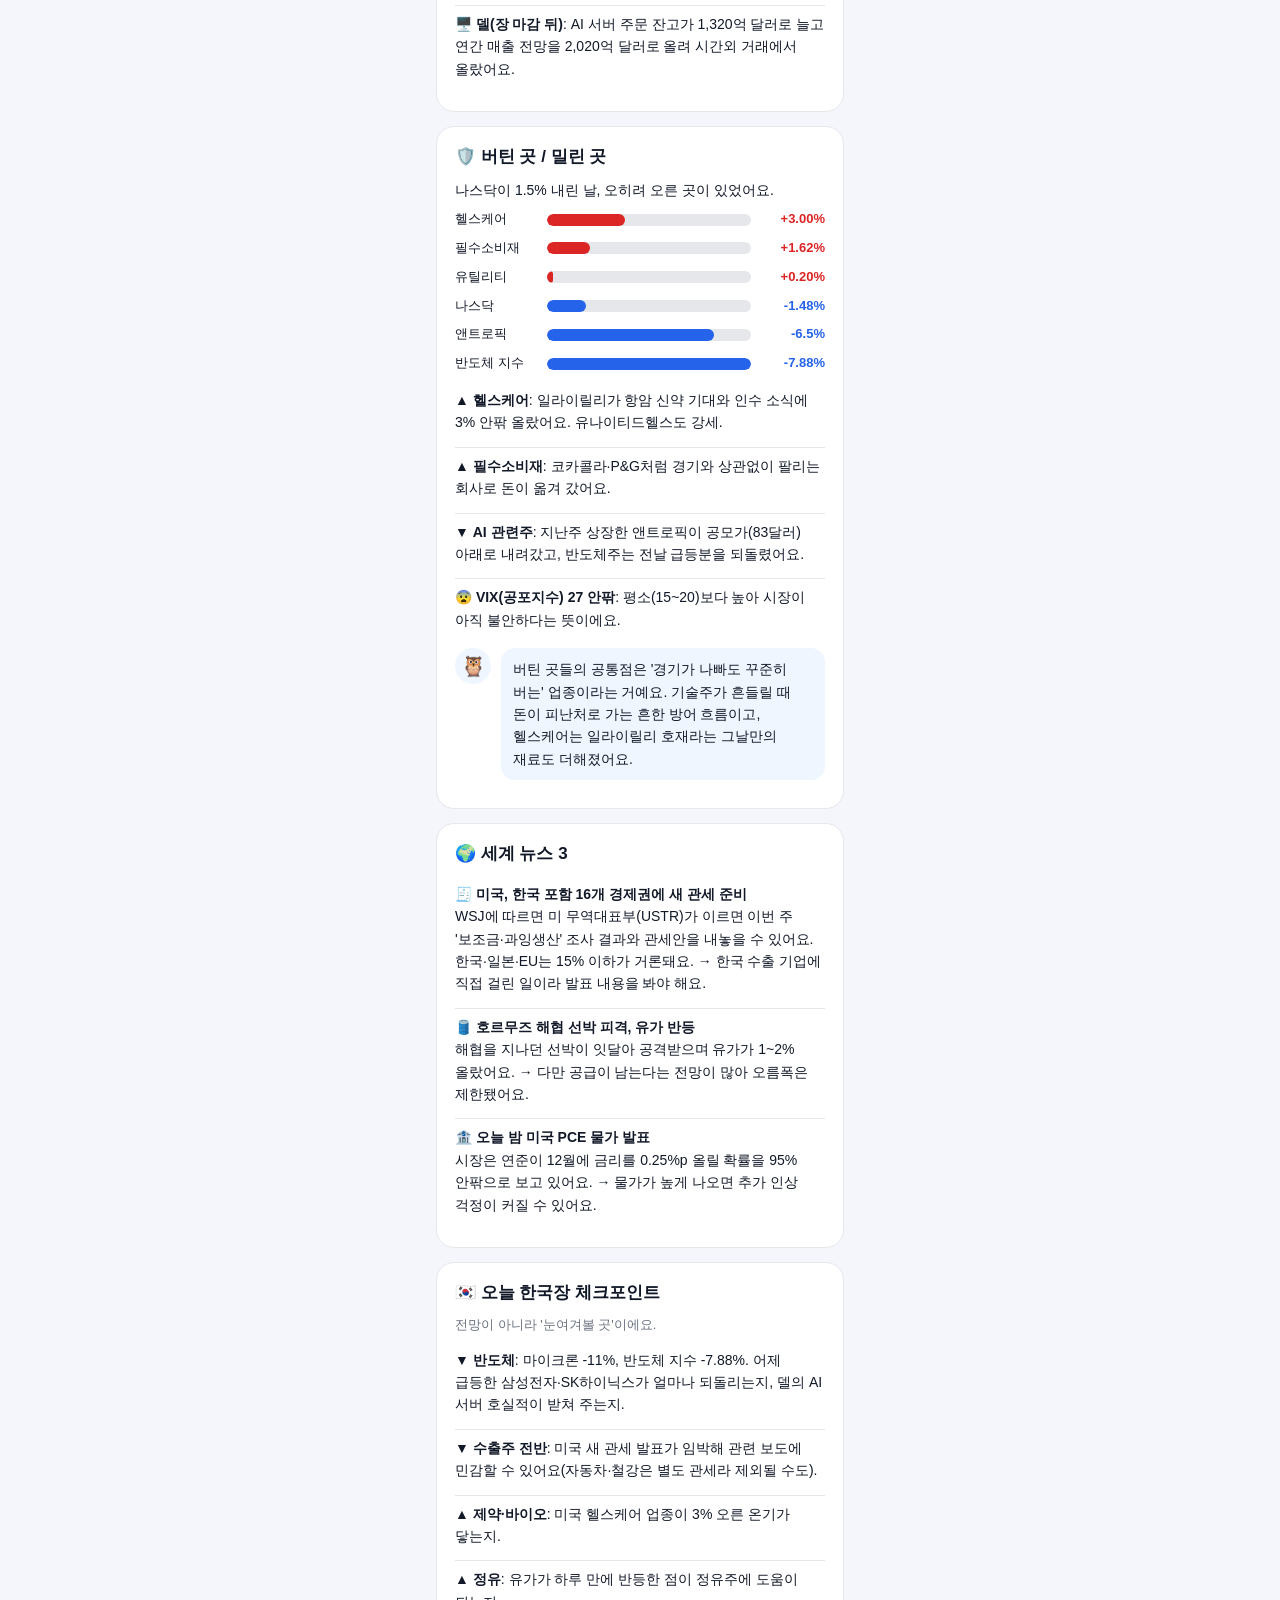
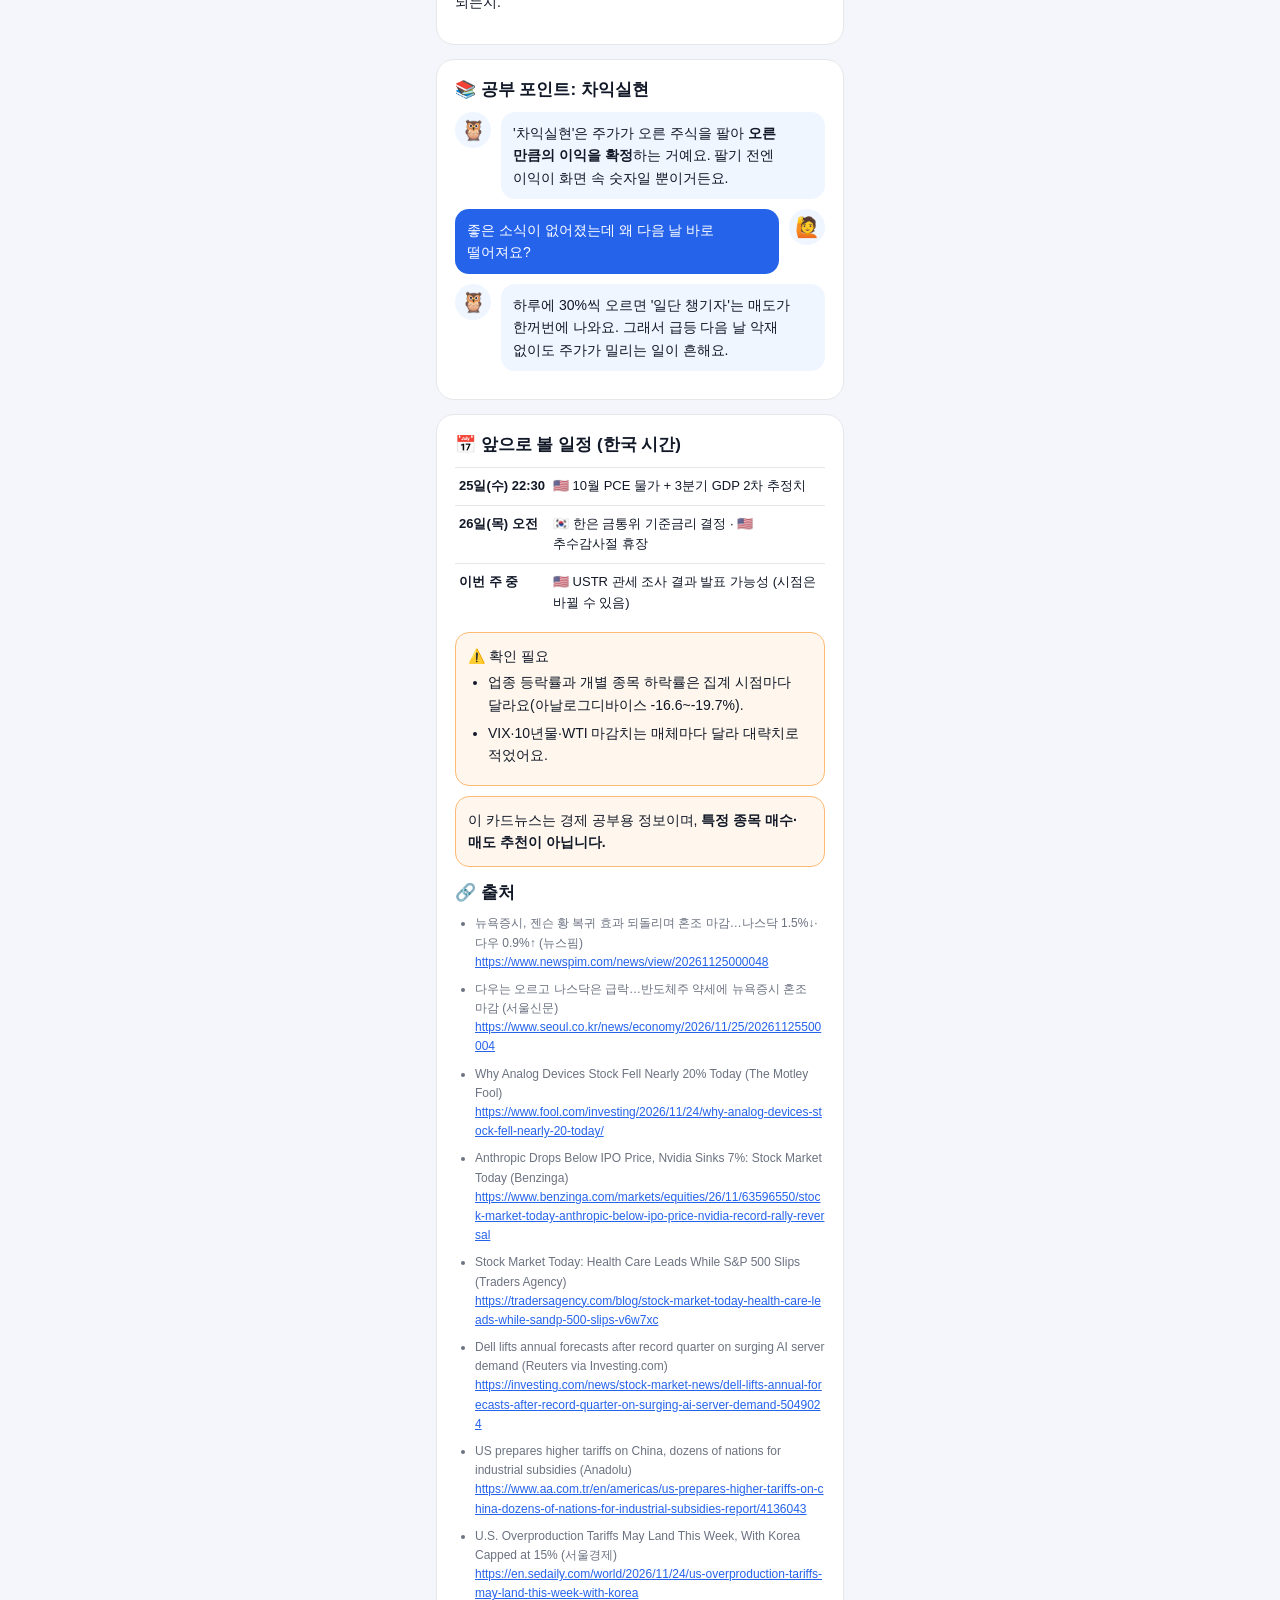
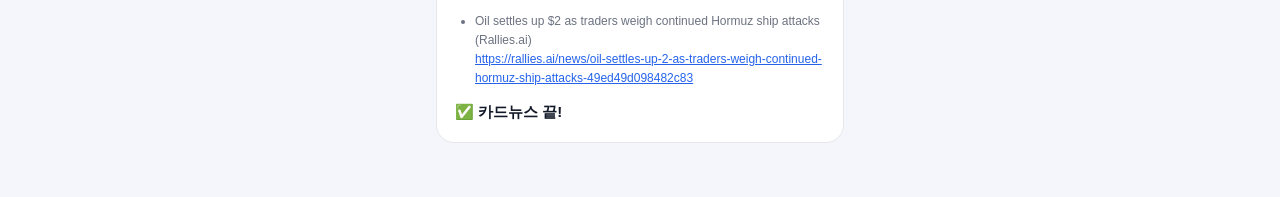
<file: docs/cards/2026-11-25-am.html>
<!doctype html>
<html lang="ko">
<head>
<meta charset="utf-8">
<meta name="viewport" content="width=device-width, initial-scale=1">
<title>11/25 오전판 · 반도체 8% 급락, 다우는 5만 회복</title>
<style>
:root{--bg:#f4f6fb;--card:#fff;--text:#111827;--muted:#6b7280;--line:#e5e7eb;--accent:#2563eb;--soft:#eff6ff;--up:#dc2626;--down:#2563eb;--warnbg:#fff7ed;--warnline:#fdba74;--studybg:#f0fdf4;--studyline:#86efac;--bartrack:#e5e7eb}
@media (prefers-color-scheme:dark){:root{--bg:#0b1120;--card:#111a2e;--text:#e5e7eb;--muted:#9ca3af;--line:#24314f;--accent:#60a5fa;--soft:#1a2540;--up:#f87171;--down:#60a5fa;--warnbg:#2a1d10;--warnline:#9a5b1c;--studybg:#0f2a1c;--studyline:#1f7a45;--bartrack:#24314f}}
*{box-sizing:border-box}html,body{overflow-x:hidden}
body{margin:0;background:var(--bg);color:var(--text);font:15px/1.6 -apple-system,"Apple SD Gothic Neo","Noto Sans KR",sans-serif;word-break:keep-all;overflow-wrap:anywhere}
.wrap{max-width:440px;margin:0 auto;padding:16px 16px 40px}
.card{background:var(--card);border:1px solid var(--line);border-radius:18px;padding:18px;margin-bottom:14px}
.cover{background:linear-gradient(135deg,#1e3a8a,#0f172a);color:#f8fafc;border:0}
.tag{display:inline-block;font-size:12px;background:rgba(255,255,255,.15);border-radius:999px;padding:2px 10px;margin-right:4px}
h1{font-size:22px;line-height:1.35;margin:10px 0 6px}h2{font-size:17px;margin:0 0 10px;line-height:1.4}
.chips{display:grid;grid-template-columns:1fr 1fr;gap:8px;margin-top:14px}
.chip{background:rgba(255,255,255,.12);border-radius:12px;padding:8px 10px;font-size:12px}
.chip b{display:block;font-size:16px}
.chip .dn{color:#93c5fd}.chip .upc{color:#fca5a5}
.row{display:flex;gap:10px;margin:10px 0}.ava{flex:0 0 36px;height:36px;border-radius:50%;background:var(--soft);display:flex;align-items:center;justify-content:center;font-size:20px}
.bub{background:var(--soft);border-radius:14px;padding:10px 12px;font-size:14px;min-width:0}.me{flex-direction:row-reverse}.me .bub{background:var(--accent);color:#fff}
.grid{display:grid;grid-template-columns:1fr 1fr;gap:8px}
.tile{border:1px solid var(--line);border-radius:14px;padding:10px;min-width:0}
.tile .l{font-size:12px;color:var(--muted)}.tile .v{font-size:18px;font-weight:700;line-height:1.3}
.tile .c{font-size:13px;font-weight:600}.tile .m{font-size:12px;color:var(--muted);margin-top:4px;line-height:1.45}
.up{color:var(--up)}.down{color:var(--down)}
.bar-row{display:grid;grid-template-columns:84px 1fr 66px;align-items:center;gap:8px;margin:8px 0;font-size:13px}
.bar-track{background:var(--bartrack);border-radius:6px;height:12px;overflow:hidden}
.bar{height:100%;border-radius:6px}.bar.neg{background:var(--down)}.bar.pos{background:var(--up)}
.bar-row .p{text-align:right;font-weight:600}
.tl{border-left:2px solid var(--line);margin-left:6px;padding-left:14px}
.tl div{position:relative;margin-bottom:10px;font-size:14px}
.tl div::before{content:"";position:absolute;left:-20px;top:7px;width:10px;height:10px;border-radius:50%;background:var(--accent)}
.tl b{display:block;font-size:12px;color:var(--muted)}
.chain{display:flex;flex-direction:column;gap:4px}
.chain .n{background:var(--soft);border-radius:12px;padding:8px 12px;font-size:14px}
.chain .a{text-align:center;color:var(--muted);font-size:14px;line-height:1}
.cal{width:100%;border-collapse:collapse;font-size:13px}
.cal td{border-top:1px solid var(--line);padding:8px 4px;vertical-align:top}
.cal td:first-child{white-space:nowrap;font-weight:700;width:92px}
.box{border-radius:14px;padding:12px;font-size:14px;margin-top:10px}
.study{background:var(--studybg);border:1px solid var(--studyline)}
.warn{background:var(--warnbg);border:1px solid var(--warnline)}
.imp{list-style:none;padding:0;margin:0}.imp li{padding:7px 0;border-top:1px solid var(--line);font-size:14px}.imp li:first-child{border-top:0}
ol,ul{padding-left:20px;margin:0}li{margin-bottom:6px}.muted{color:var(--muted);font-size:13px}
.src{font-size:12px;color:var(--muted)}.src a{color:var(--accent);word-break:break-all}
.src li{margin-bottom:8px}
</style>
</head>
<body><div class="wrap">

<!-- 1. 표지 -->
<section class="card cover"><span class="tag">오전판</span><span class="tag">11/25(수) 06:00 미국 마감 기준</span>
<h1>반도체 하루 만에 8% 급락, 다우는 5만 선 회복… 젠슨 황 랠리 절반 되돌림</h1>
<p style="margin:0;opacity:.9;font-size:14px">기술주에서 빠진 돈이 헬스케어·생활필수품으로 옮겨 갔어요.</p>
<div class="chips">
<div class="chip">다우<b>50,018.70</b><span class="upc">▲0.85%</span></div>
<div class="chip">S&amp;P500<b>7,201.09</b><span class="dn">▼0.50%</span></div>
<div class="chip">나스닥<b>23,733.54</b><span class="dn">▼1.48%</span></div>
<div class="chip">필라델피아 반도체<b>8,832.50</b><span class="dn">▼7.88%</span></div>
</div></section>

<!-- 2. 오늘의 결론 -->
<section class="card"><h2>🦉 오늘의 결론</h2>
<div class="row"><div class="ava">🦉</div><div class="bub">전날 31% 뛴 엔비디아가 5.9% 내리는 등 반도체주가 크게 밀렸어요. 필라델피아 반도체지수는 하루 만에 7.88% 빠져 전날 오른 몫의 60% 넘게 반납했어요.</div></div>
<div class="row me"><div class="ava">🙋</div><div class="bub">그런데 다우는 왜 올랐어요?</div></div>
<div class="row"><div class="ava">🦉</div><div class="bub">급등한 기술주를 팔아 이익을 챙긴 돈이 헬스케어·생활필수품 같은 우량주로 옮겨 갔기 때문이에요. 미국의 새 관세 발표가 임박했다는 보도도 부담이었어요. 어제 오후판에서 짚은 델 실적은 장 마감 뒤 기대보다 좋게 나왔어요.</div></div>
</section>

<!-- 3. 숫자 타일 -->
<section class="card"><h2>🔢 숫자로 보는 밤사이 시장</h2>
<div class="grid">
<div class="tile"><div class="l">다우</div><div class="v">50,018.70</div><div class="c up">▲423.39 (+0.85%)</div><div class="m">우량·방어주 덕에 5만 선을 되찾았어요.</div></div>
<div class="tile"><div class="l">S&amp;P500</div><div class="v">7,201.09</div><div class="c down">▼36.08 (-0.50%)</div><div class="m">기술주 비중이 커서 소폭 하락.</div></div>
<div class="tile"><div class="l">나스닥</div><div class="v">23,733.54</div><div class="c down">▼356.02 (-1.48%)</div><div class="m">전날 +6.5% 중 일부를 반납했어요.</div></div>
<div class="tile"><div class="l">필라델피아 반도체</div><div class="v">8,832.50</div><div class="c down">▼755.55 (-7.88%)</div><div class="m">전날 +14% 뒤 큰 되돌림.</div></div>
<div class="tile"><div class="l">미 10년물 국채금리</div><div class="v">4.9%대</div><div class="c">소폭 하락</div><div class="m">오늘 밤 물가 지표를 앞두고 관망.</div></div>
<div class="tile"><div class="l">WTI 원유</div><div class="v">80달러대 초반</div><div class="c up">▲1~2%</div><div class="m">호르무즈 해협 선박 피격에 반등.</div></div>
</div></section>

<!-- 4. 주인공 -->
<section class="card"><h2>⭐ 밤사이 주인공: AI·반도체 되돌림</h2>
<p style="margin:0 0 8px;font-size:14px">전날 가장 많이 오른 종목들이 가장 크게 밀렸어요. (등락률은 매체별로 조금 달라 대략치)</p>
<div class="bar-row"><span>ADI</span><div class="bar-track"><div class="bar neg" style="width:100%"></div></div><span class="p down">약 -17%</span></div>
<div class="bar-row"><span>마이크론</span><div class="bar-track"><div class="bar neg" style="width:63%"></div></div><span class="p down">약 -11%</span></div>
<div class="bar-row"><span>AMD</span><div class="bar-track"><div class="bar neg" style="width:51%"></div></div><span class="p down">약 -9%</span></div>
<div class="bar-row"><span>엔비디아</span><div class="bar-track"><div class="bar neg" style="width:34%"></div></div><span class="p down">-5.9%</span></div>
<ul class="imp" style="margin-top:8px">
<li>📉 <b>ADI(아날로그디바이스)</b>: 분기 실적은 예상보다 좋았지만 다음 분기 이익 전망이 기대에 조금 못 미쳤고, 투자비를 크게 늘린다고 밝혀 급락했어요.</li>
<li>🖥️ <b>델(장 마감 뒤)</b>: AI 서버 주문 잔고가 1,320억 달러로 늘고 연간 매출 전망을 2,020억 달러로 올려 시간외 거래에서 올랐어요.</li>
</ul>
</section>

<!-- 5. 버틴 곳 / 밀린 곳 -->
<section class="card"><h2>🛡️ 버틴 곳 / 밀린 곳</h2>
<p style="margin:0 0 8px;font-size:14px">나스닥이 1.5% 내린 날, 오히려 오른 곳이 있었어요.</p>
<div class="bar-row"><span>헬스케어</span><div class="bar-track"><div class="bar pos" style="width:38%"></div></div><span class="p up">+3.00%</span></div>
<div class="bar-row"><span>필수소비재</span><div class="bar-track"><div class="bar pos" style="width:21%"></div></div><span class="p up">+1.62%</span></div>
<div class="bar-row"><span>유틸리티</span><div class="bar-track"><div class="bar pos" style="width:3%"></div></div><span class="p up">+0.20%</span></div>
<div class="bar-row"><span>나스닥</span><div class="bar-track"><div class="bar neg" style="width:19%"></div></div><span class="p down">-1.48%</span></div>
<div class="bar-row"><span>앤트로픽</span><div class="bar-track"><div class="bar neg" style="width:82%"></div></div><span class="p down">-6.5%</span></div>
<div class="bar-row"><span>반도체 지수</span><div class="bar-track"><div class="bar neg" style="width:100%"></div></div><span class="p down">-7.88%</span></div>
<ul class="imp" style="margin-top:8px">
<li>▲ <b>헬스케어</b>: 일라이릴리가 항암 신약 기대와 인수 소식에 3% 안팎 올랐어요. 유나이티드헬스도 강세.</li>
<li>▲ <b>필수소비재</b>: 코카콜라·P&amp;G처럼 경기와 상관없이 팔리는 회사로 돈이 옮겨 갔어요.</li>
<li>▼ <b>AI 관련주</b>: 지난주 상장한 앤트로픽이 공모가(83달러) 아래로 내려갔고, 반도체주는 전날 급등분을 되돌렸어요.</li>
<li>😨 <b>VIX(공포지수) 27 안팎</b>: 평소(15~20)보다 높아 시장이 아직 불안하다는 뜻이에요.</li>
</ul>
<div class="row"><div class="ava">🦉</div><div class="bub">버틴 곳들의 공통점은 '경기가 나빠도 꾸준히 버는' 업종이라는 거예요. 기술주가 흔들릴 때 돈이 피난처로 가는 흔한 방어 흐름이고, 헬스케어는 일라이릴리 호재라는 그날만의 재료도 더해졌어요.</div></div>
</section>

<!-- 6. 세계 뉴스 -->
<section class="card"><h2>🌍 세계 뉴스 3</h2>
<ul class="imp">
<li>🧾 <b>미국, 한국 포함 16개 경제권에 새 관세 준비</b><br>WSJ에 따르면 미 무역대표부(USTR)가 이르면 이번 주 '보조금·과잉생산' 조사 결과와 관세안을 내놓을 수 있어요. 한국·일본·EU는 15% 이하가 거론돼요. → 한국 수출 기업에 직접 걸린 일이라 발표 내용을 봐야 해요.</li>
<li>🛢️ <b>호르무즈 해협 선박 피격, 유가 반등</b><br>해협을 지나던 선박이 잇달아 공격받으며 유가가 1~2% 올랐어요. → 다만 공급이 남는다는 전망이 많아 오름폭은 제한됐어요.</li>
<li>🏦 <b>오늘 밤 미국 PCE 물가 발표</b><br>시장은 연준이 12월에 금리를 0.25%p 올릴 확률을 95% 안팎으로 보고 있어요. → 물가가 높게 나오면 추가 인상 걱정이 커질 수 있어요.</li>
</ul></section>

<!-- 7. 한국장 체크포인트 -->
<section class="card"><h2>🇰🇷 오늘 한국장 체크포인트</h2>
<p class="muted" style="margin:0 0 6px">전망이 아니라 '눈여겨볼 곳'이에요.</p>
<ul class="imp">
<li>▼ <b>반도체</b>: 마이크론 -11%, 반도체 지수 -7.88%. 어제 급등한 삼성전자·SK하이닉스가 얼마나 되돌리는지, 델의 AI 서버 호실적이 받쳐 주는지.</li>
<li>▼ <b>수출주 전반</b>: 미국 새 관세 발표가 임박해 관련 보도에 민감할 수 있어요(자동차·철강은 별도 관세라 제외될 수도).</li>
<li>▲ <b>제약·바이오</b>: 미국 헬스케어 업종이 3% 오른 온기가 닿는지.</li>
<li>▲ <b>정유</b>: 유가가 하루 만에 반등한 점이 정유주에 도움이 되는지.</li>
</ul></section>

<!-- 8. 공부 -->
<section class="card"><h2>📚 공부 포인트: 차익실현</h2>
<div class="row"><div class="ava">🦉</div><div class="bub">'차익실현'은 주가가 오른 주식을 팔아 <b>오른 만큼의 이익을 확정</b>하는 거예요. 팔기 전엔 이익이 화면 속 숫자일 뿐이거든요.</div></div>
<div class="row me"><div class="ava">🙋</div><div class="bub">좋은 소식이 없어졌는데 왜 다음 날 바로 떨어져요?</div></div>
<div class="row"><div class="ava">🦉</div><div class="bub">하루에 30%씩 오르면 '일단 챙기자'는 매도가 한꺼번에 나와요. 그래서 급등 다음 날 악재 없이도 주가가 밀리는 일이 흔해요.</div></div>
</section>

<!-- 9. 일정 + 마무리 -->
<section class="card"><h2>📅 앞으로 볼 일정 (한국 시간)</h2>
<table class="cal">
<tr><td>25일(수) 22:30</td><td>🇺🇸 10월 PCE 물가 + 3분기 GDP 2차 추정치</td></tr>
<tr><td>26일(목) 오전</td><td>🇰🇷 한은 금통위 기준금리 결정 · 🇺🇸 추수감사절 휴장</td></tr>
<tr><td>이번 주 중</td><td>🇺🇸 USTR 관세 조사 결과 발표 가능성 (시점은 바뀔 수 있음)</td></tr>
</table>
<div class="box warn">⚠️ 확인 필요
<ul style="margin-top:4px">
<li>업종 등락률과 개별 종목 하락률은 집계 시점마다 달라요(아날로그디바이스 -16.6~-19.7%).</li>
<li>VIX·10년물·WTI 마감치는 매체마다 달라 대략치로 적었어요.</li>
</ul></div>
<div class="box warn">이 카드뉴스는 경제 공부용 정보이며, <b>특정 종목 매수·매도 추천이 아닙니다.</b></div>
<h2 style="margin-top:14px">🔗 출처</h2>
<ul class="src">
<li>뉴욕증시, 젠슨 황 복귀 효과 되돌리며 혼조 마감…나스닥 1.5%↓·다우 0.9%↑ (뉴스핌)<br><a href="https://www.newspim.com/news/view/20261125000048">https://www.newspim.com/news/view/20261125000048</a></li>
<li>다우는 오르고 나스닥은 급락…반도체주 약세에 뉴욕증시 혼조 마감 (서울신문)<br><a href="https://www.seoul.co.kr/news/economy/2026/11/25/20261125500004">https://www.seoul.co.kr/news/economy/2026/11/25/20261125500004</a></li>
<li>Why Analog Devices Stock Fell Nearly 20% Today (The Motley Fool)<br><a href="https://www.fool.com/investing/2026/11/24/why-analog-devices-stock-fell-nearly-20-today/">https://www.fool.com/investing/2026/11/24/why-analog-devices-stock-fell-nearly-20-today/</a></li>
<li>Anthropic Drops Below IPO Price, Nvidia Sinks 7%: Stock Market Today (Benzinga)<br><a href="https://www.benzinga.com/markets/equities/26/11/63596550/stock-market-today-anthropic-below-ipo-price-nvidia-record-rally-reversal">https://www.benzinga.com/markets/equities/26/11/63596550/stock-market-today-anthropic-below-ipo-price-nvidia-record-rally-reversal</a></li>
<li>Stock Market Today: Health Care Leads While S&amp;P 500 Slips (Traders Agency)<br><a href="https://tradersagency.com/blog/stock-market-today-health-care-leads-while-sandp-500-slips-v6w7xc">https://tradersagency.com/blog/stock-market-today-health-care-leads-while-sandp-500-slips-v6w7xc</a></li>
<li>Dell lifts annual forecasts after record quarter on surging AI server demand (Reuters via Investing.com)<br><a href="https://investing.com/news/stock-market-news/dell-lifts-annual-forecasts-after-record-quarter-on-surging-ai-server-demand-5049024">https://investing.com/news/stock-market-news/dell-lifts-annual-forecasts-after-record-quarter-on-surging-ai-server-demand-5049024</a></li>
<li>US prepares higher tariffs on China, dozens of nations for industrial subsidies (Anadolu)<br><a href="https://www.aa.com.tr/en/americas/us-prepares-higher-tariffs-on-china-dozens-of-nations-for-industrial-subsidies-report/4136043">https://www.aa.com.tr/en/americas/us-prepares-higher-tariffs-on-china-dozens-of-nations-for-industrial-subsidies-report/4136043</a></li>
<li>U.S. Overproduction Tariffs May Land This Week, With Korea Capped at 15% (서울경제)<br><a href="https://en.sedaily.com/world/2026/11/24/us-overproduction-tariffs-may-land-this-week-with-korea">https://en.sedaily.com/world/2026/11/24/us-overproduction-tariffs-may-land-this-week-with-korea</a></li>
<li>Oil settles up $2 as traders weigh continued Hormuz ship attacks (Rallies.ai)<br><a href="https://rallies.ai/news/oil-settles-up-2-as-traders-weigh-continued-hormuz-ship-attacks-49ed49d098482c83">https://rallies.ai/news/oil-settles-up-2-as-traders-weigh-continued-hormuz-ship-attacks-49ed49d098482c83</a></li>
</ul>
<p style="margin:12px 0 0;font-weight:700">✅ 카드뉴스 끝!</p>
</section>

</div></body></html>
</file>
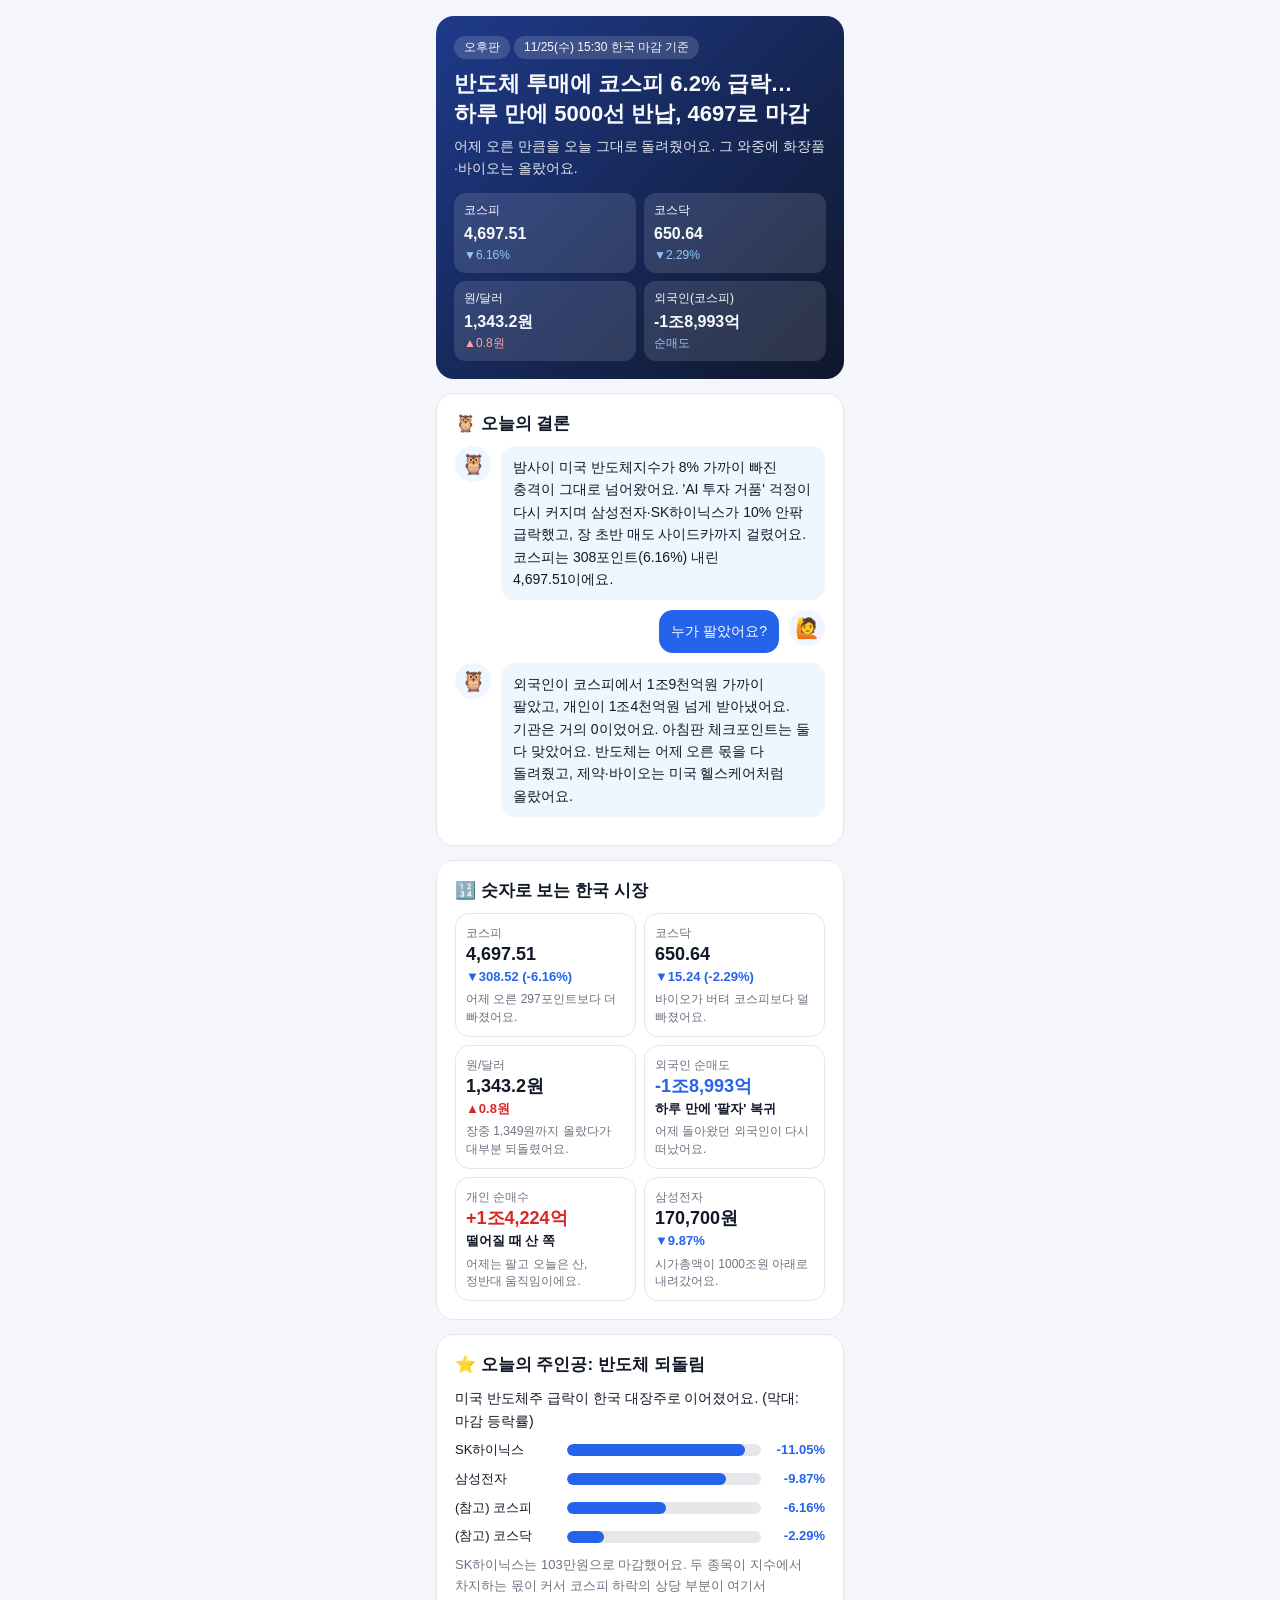
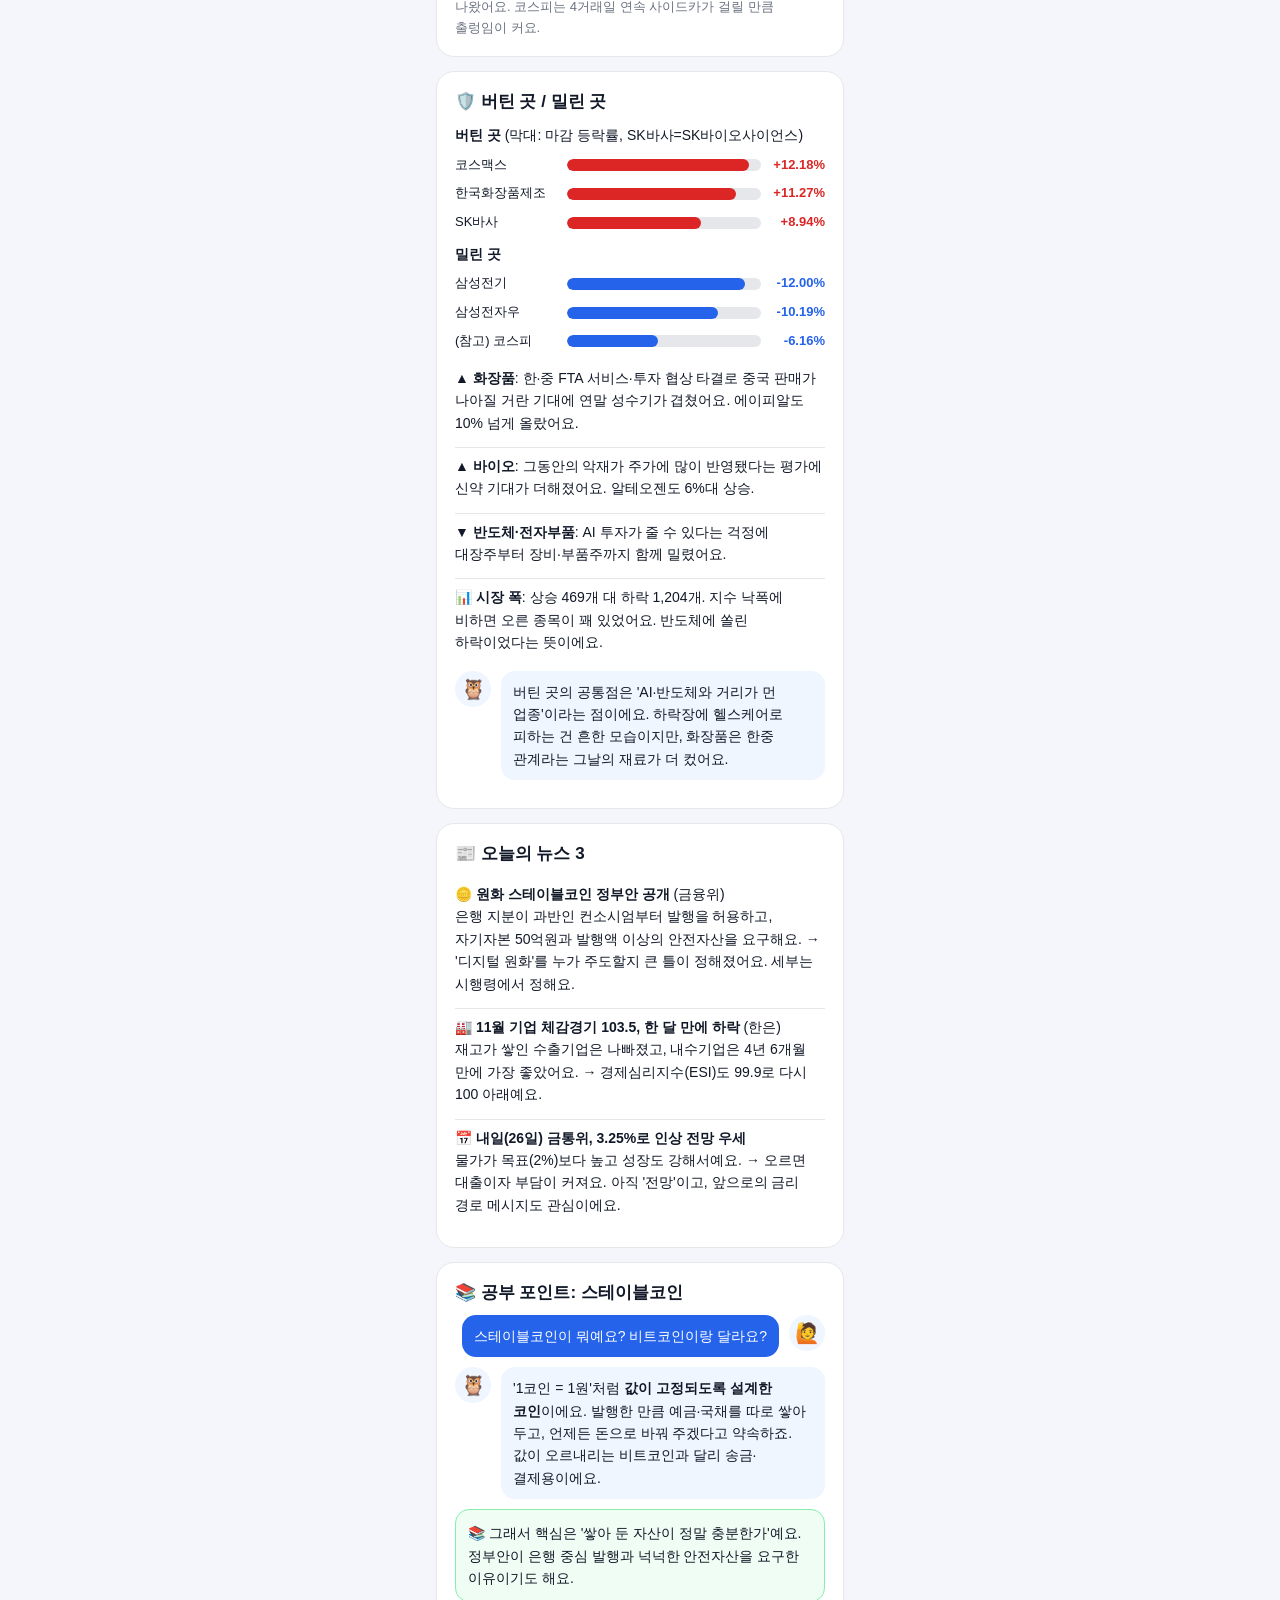
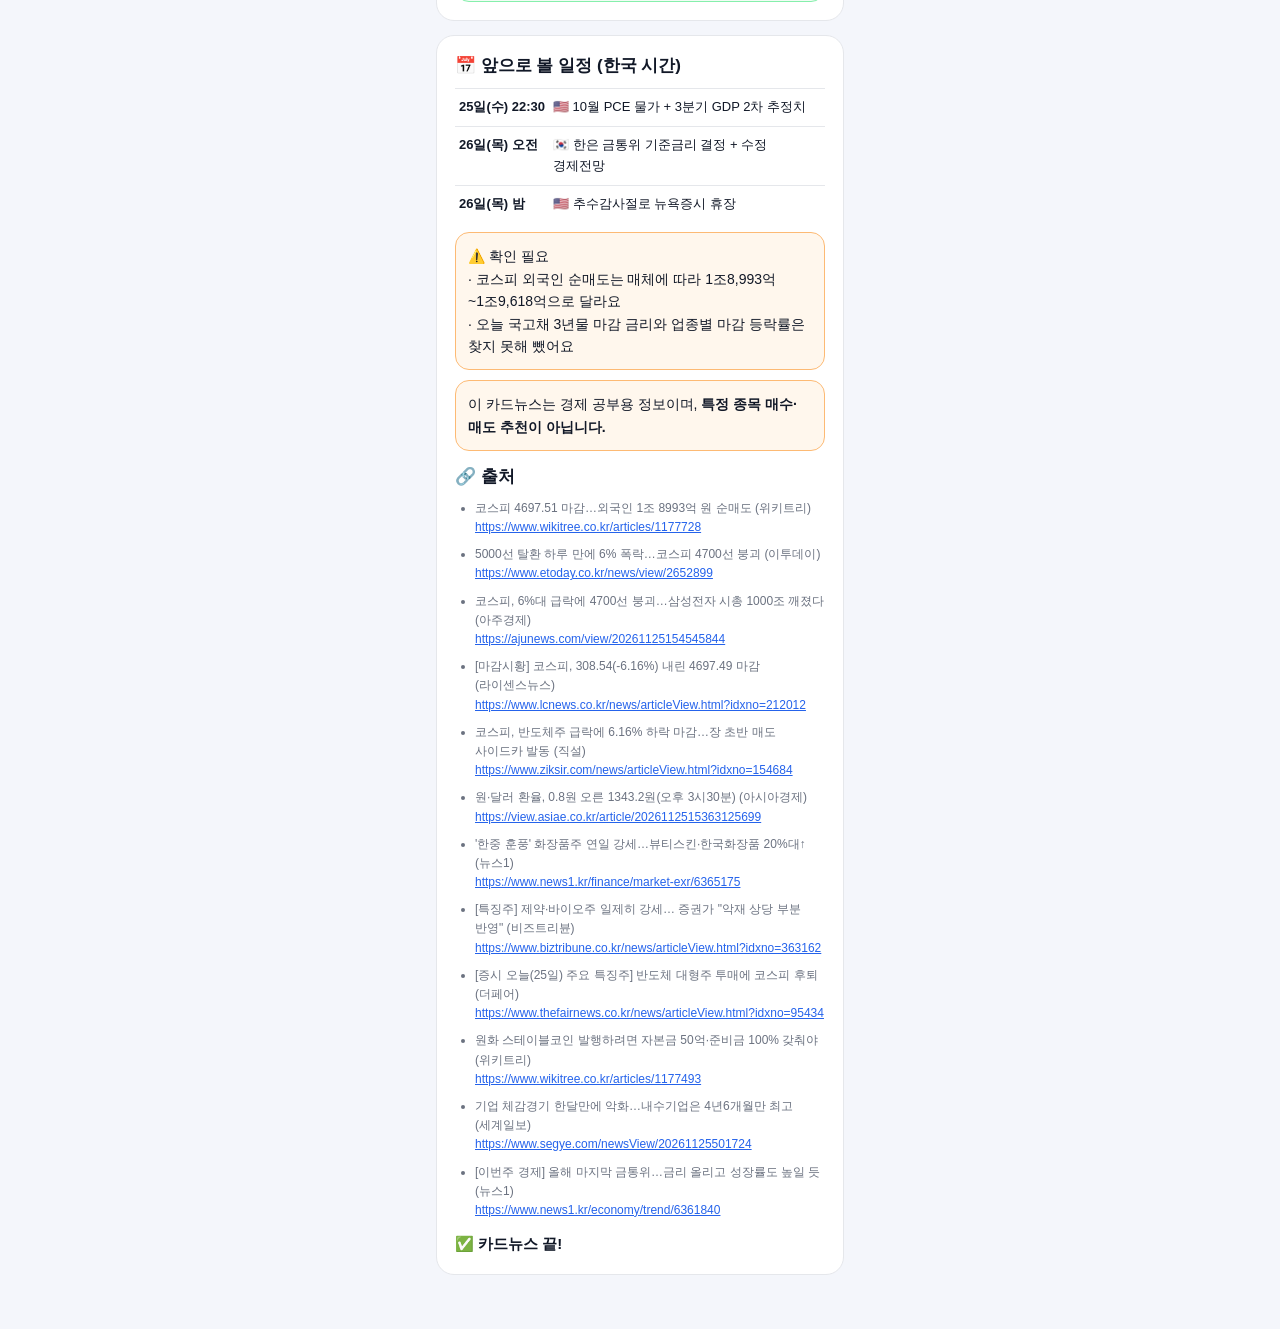
<file: docs/cards/2026-11-25-pm.html>
<!doctype html>
<html lang="ko">
<head>
<meta charset="utf-8">
<meta name="viewport" content="width=device-width, initial-scale=1">
<title>11/25 오후판 · 코스피 6.2% 급락, 4700선 아래로</title>
<style>
:root{--bg:#f4f6fb;--card:#fff;--text:#111827;--muted:#6b7280;--line:#e5e7eb;--accent:#2563eb;--soft:#eff6ff;--up:#dc2626;--down:#2563eb;--warnbg:#fff7ed;--warnline:#fdba74;--studybg:#f0fdf4;--studyline:#86efac;--bartrack:#e5e7eb}
@media (prefers-color-scheme:dark){:root{--bg:#0b1120;--card:#111a2e;--text:#e5e7eb;--muted:#9ca3af;--line:#24314f;--accent:#60a5fa;--soft:#1a2540;--up:#f87171;--down:#60a5fa;--warnbg:#2a1d10;--warnline:#9a5b1c;--studybg:#0f2a1c;--studyline:#1f7a45;--bartrack:#24314f}}
*{box-sizing:border-box}html,body{overflow-x:hidden}
body{margin:0;background:var(--bg);color:var(--text);font:15px/1.6 -apple-system,"Apple SD Gothic Neo","Noto Sans KR",sans-serif;word-break:keep-all;overflow-wrap:anywhere}
.wrap{max-width:440px;margin:0 auto;padding:16px 16px 40px}
.card{background:var(--card);border:1px solid var(--line);border-radius:18px;padding:18px;margin-bottom:14px}
.cover{background:linear-gradient(135deg,#1e3a8a,#0f172a);color:#f8fafc;border:0}
.tag{display:inline-block;font-size:12px;background:rgba(255,255,255,.15);border-radius:999px;padding:2px 10px;margin-right:4px}
h1{font-size:22px;line-height:1.35;margin:10px 0 6px}h2{font-size:17px;margin:0 0 10px;line-height:1.4}
.chips{display:grid;grid-template-columns:1fr 1fr;gap:8px;margin-top:14px}
.chip{background:rgba(255,255,255,.12);border-radius:12px;padding:8px 10px;font-size:12px}
.chip b{display:block;font-size:16px}
.chip .dn{color:#93c5fd}.chip .upc{color:#fca5a5}
.row{display:flex;gap:10px;margin:10px 0}.ava{flex:0 0 36px;height:36px;border-radius:50%;background:var(--soft);display:flex;align-items:center;justify-content:center;font-size:20px}
.bub{background:var(--soft);border-radius:14px;padding:10px 12px;font-size:14px;min-width:0}.me{flex-direction:row-reverse}.me .bub{background:var(--accent);color:#fff}
.grid{display:grid;grid-template-columns:1fr 1fr;gap:8px}
.tile{border:1px solid var(--line);border-radius:14px;padding:10px;min-width:0}
.tile .l{font-size:12px;color:var(--muted)}.tile .v{font-size:18px;font-weight:700;line-height:1.3}
.tile .c{font-size:13px;font-weight:600}.tile .m{font-size:12px;color:var(--muted);margin-top:4px;line-height:1.45}
.up{color:var(--up)}.down{color:var(--down)}
.bar-row{display:grid;grid-template-columns:104px 1fr 56px;align-items:center;gap:8px;margin:8px 0;font-size:13px}
.bar-track{background:var(--bartrack);border-radius:6px;height:12px;overflow:hidden}
.bar{height:100%;border-radius:6px}.bar.neg{background:var(--down)}.bar.pos{background:var(--up)}
.bar-row .p{text-align:right;font-weight:600}
.tl{border-left:2px solid var(--line);margin-left:6px;padding-left:14px}
.tl div{position:relative;margin-bottom:10px;font-size:14px}
.tl div::before{content:"";position:absolute;left:-20px;top:7px;width:10px;height:10px;border-radius:50%;background:var(--accent)}
.tl b{display:block;font-size:12px;color:var(--muted)}
.chain{display:flex;flex-direction:column;gap:4px}
.chain .n{background:var(--soft);border-radius:12px;padding:8px 12px;font-size:14px}
.chain .a{text-align:center;color:var(--muted);font-size:14px;line-height:1}
.cal{width:100%;border-collapse:collapse;font-size:13px}
.cal td{border-top:1px solid var(--line);padding:8px 4px;vertical-align:top}
.cal td:first-child{white-space:nowrap;font-weight:700;width:92px}
.box{border-radius:14px;padding:12px;font-size:14px;margin-top:10px}
.study{background:var(--studybg);border:1px solid var(--studyline)}
.warn{background:var(--warnbg);border:1px solid var(--warnline)}
.imp{list-style:none;padding:0;margin:0}.imp li{padding:7px 0;border-top:1px solid var(--line);font-size:14px}.imp li:first-child{border-top:0}
ol,ul{padding-left:20px;margin:0}li{margin-bottom:6px}.muted{color:var(--muted);font-size:13px}
.src{font-size:12px;color:var(--muted)}.src a{color:var(--accent);word-break:break-all}
.src li{margin-bottom:8px}
</style>
</head>
<body><div class="wrap">

<!-- 1. 표지 -->
<section class="card cover"><span class="tag">오후판</span><span class="tag">11/25(수) 15:30 한국 마감 기준</span>
<h1>반도체 투매에 코스피 6.2% 급락… 하루 만에 5000선 반납, 4697로 마감</h1>
<p style="margin:0;opacity:.9;font-size:14px">어제 오른 만큼을 오늘 그대로 돌려줬어요. 그 와중에 화장품·바이오는 올랐어요.</p>
<div class="chips">
<div class="chip">코스피<b>4,697.51</b><span class="dn">▼6.16%</span></div>
<div class="chip">코스닥<b>650.64</b><span class="dn">▼2.29%</span></div>
<div class="chip">원/달러<b>1,343.2원</b><span class="upc">▲0.8원</span></div>
<div class="chip">외국인(코스피)<b>-1조8,993억</b><span class="dn">순매도</span></div>
</div></section>

<!-- 2. 오늘의 결론 -->
<section class="card"><h2>🦉 오늘의 결론</h2>
<div class="row"><div class="ava">🦉</div><div class="bub">밤사이 미국 반도체지수가 8% 가까이 빠진 충격이 그대로 넘어왔어요. 'AI 투자 거품' 걱정이 다시 커지며 삼성전자·SK하이닉스가 10% 안팎 급락했고, 장 초반 매도 사이드카까지 걸렸어요. 코스피는 308포인트(6.16%) 내린 4,697.51이에요.</div></div>
<div class="row me"><div class="ava">🙋</div><div class="bub">누가 팔았어요?</div></div>
<div class="row"><div class="ava">🦉</div><div class="bub">외국인이 코스피에서 1조9천억원 가까이 팔았고, 개인이 1조4천억원 넘게 받아냈어요. 기관은 거의 0이었어요. 아침판 체크포인트는 둘 다 맞았어요. 반도체는 어제 오른 몫을 다 돌려줬고, 제약·바이오는 미국 헬스케어처럼 올랐어요.</div></div>
</section>

<!-- 3. 숫자 타일 -->
<section class="card"><h2>🔢 숫자로 보는 한국 시장</h2>
<div class="grid">
<div class="tile"><div class="l">코스피</div><div class="v">4,697.51</div><div class="c down">▼308.52 (-6.16%)</div><div class="m">어제 오른 297포인트보다 더 빠졌어요.</div></div>
<div class="tile"><div class="l">코스닥</div><div class="v">650.64</div><div class="c down">▼15.24 (-2.29%)</div><div class="m">바이오가 버텨 코스피보다 덜 빠졌어요.</div></div>
<div class="tile"><div class="l">원/달러</div><div class="v">1,343.2원</div><div class="c up">▲0.8원</div><div class="m">장중 1,349원까지 올랐다가 대부분 되돌렸어요.</div></div>
<div class="tile"><div class="l">외국인 순매도</div><div class="v down">-1조8,993억</div><div class="c">하루 만에 '팔자' 복귀</div><div class="m">어제 돌아왔던 외국인이 다시 떠났어요.</div></div>
<div class="tile"><div class="l">개인 순매수</div><div class="v up">+1조4,224억</div><div class="c">떨어질 때 산 쪽</div><div class="m">어제는 팔고 오늘은 산, 정반대 움직임이에요.</div></div>
<div class="tile"><div class="l">삼성전자</div><div class="v">170,700원</div><div class="c down">▼9.87%</div><div class="m">시가총액이 1000조원 아래로 내려갔어요.</div></div>
</div></section>

<!-- 4. 오늘의 주인공 -->
<section class="card"><h2>⭐ 오늘의 주인공: 반도체 되돌림</h2>
<p style="margin:0 0 8px;font-size:14px">미국 반도체주 급락이 한국 대장주로 이어졌어요. (막대: 마감 등락률)</p>
<div class="bar-row"><span>SK하이닉스</span><div class="bar-track"><div class="bar neg" style="width:92%"></div></div><span class="p down">-11.05%</span></div>
<div class="bar-row"><span>삼성전자</span><div class="bar-track"><div class="bar neg" style="width:82%"></div></div><span class="p down">-9.87%</span></div>
<div class="bar-row"><span>(참고) 코스피</span><div class="bar-track"><div class="bar neg" style="width:51%"></div></div><span class="p down">-6.16%</span></div>
<div class="bar-row"><span>(참고) 코스닥</span><div class="bar-track"><div class="bar neg" style="width:19%"></div></div><span class="p down">-2.29%</span></div>
<p class="muted" style="margin:6px 0 0">SK하이닉스는 103만원으로 마감했어요. 두 종목이 지수에서 차지하는 몫이 커서 코스피 하락의 상당 부분이 여기서 나왔어요. 코스피는 4거래일 연속 사이드카가 걸릴 만큼 출렁임이 커요.</p>
</section>

<!-- 5. 버틴 곳 / 밀린 곳 -->
<section class="card"><h2>🛡️ 버틴 곳 / 밀린 곳</h2>
<p style="margin:0 0 4px;font-size:14px"><b>버틴 곳</b> (막대: 마감 등락률, SK바사=SK바이오사이언스)</p>
<div class="bar-row"><span>코스맥스</span><div class="bar-track"><div class="bar pos" style="width:94%"></div></div><span class="p up">+12.18%</span></div>
<div class="bar-row"><span>한국화장품제조</span><div class="bar-track"><div class="bar pos" style="width:87%"></div></div><span class="p up">+11.27%</span></div>
<div class="bar-row"><span>SK바사</span><div class="bar-track"><div class="bar pos" style="width:69%"></div></div><span class="p up">+8.94%</span></div>
<p style="margin:10px 0 4px;font-size:14px"><b>밀린 곳</b></p>
<div class="bar-row"><span>삼성전기</span><div class="bar-track"><div class="bar neg" style="width:92%"></div></div><span class="p down">-12.00%</span></div>
<div class="bar-row"><span>삼성전자우</span><div class="bar-track"><div class="bar neg" style="width:78%"></div></div><span class="p down">-10.19%</span></div>
<div class="bar-row"><span>(참고) 코스피</span><div class="bar-track"><div class="bar neg" style="width:47%"></div></div><span class="p down">-6.16%</span></div>
<ul class="imp" style="margin-top:8px">
<li>▲ <b>화장품</b>: 한·중 FTA 서비스·투자 협상 타결로 중국 판매가 나아질 거란 기대에 연말 성수기가 겹쳤어요. 에이피알도 10% 넘게 올랐어요.</li>
<li>▲ <b>바이오</b>: 그동안의 악재가 주가에 많이 반영됐다는 평가에 신약 기대가 더해졌어요. 알테오젠도 6%대 상승.</li>
<li>▼ <b>반도체·전자부품</b>: AI 투자가 줄 수 있다는 걱정에 대장주부터 장비·부품주까지 함께 밀렸어요.</li>
<li>📊 <b>시장 폭</b>: 상승 469개 대 하락 1,204개. 지수 낙폭에 비하면 오른 종목이 꽤 있었어요. 반도체에 쏠린 하락이었다는 뜻이에요.</li>
</ul>
<div class="row"><div class="ava">🦉</div><div class="bub">버틴 곳의 공통점은 'AI·반도체와 거리가 먼 업종'이라는 점이에요. 하락장에 헬스케어로 피하는 건 흔한 모습이지만, 화장품은 한중 관계라는 그날의 재료가 더 컸어요.</div></div>
</section>

<!-- 6. 오늘의 뉴스 -->
<section class="card"><h2>📰 오늘의 뉴스 3</h2>
<ul class="imp">
<li>🪙 <b>원화 스테이블코인 정부안 공개</b> (금융위)<br>은행 지분이 과반인 컨소시엄부터 발행을 허용하고, 자기자본 50억원과 발행액 이상의 안전자산을 요구해요. → '디지털 원화'를 누가 주도할지 큰 틀이 정해졌어요. 세부는 시행령에서 정해요.</li>
<li>🏭 <b>11월 기업 체감경기 103.5, 한 달 만에 하락</b> (한은)<br>재고가 쌓인 수출기업은 나빠졌고, 내수기업은 4년 6개월 만에 가장 좋았어요. → 경제심리지수(ESI)도 99.9로 다시 100 아래예요.</li>
<li>📅 <b>내일(26일) 금통위, 3.25%로 인상 전망 우세</b><br>물가가 목표(2%)보다 높고 성장도 강해서예요. → 오르면 대출이자 부담이 커져요. 아직 '전망'이고, 앞으로의 금리 경로 메시지도 관심이에요.</li>
</ul></section>

<!-- 7. 공부 -->
<section class="card"><h2>📚 공부 포인트: 스테이블코인</h2>
<div class="row me"><div class="ava">🙋</div><div class="bub">스테이블코인이 뭐예요? 비트코인이랑 달라요?</div></div>
<div class="row"><div class="ava">🦉</div><div class="bub">'1코인 = 1원'처럼 <b>값이 고정되도록 설계한 코인</b>이에요. 발행한 만큼 예금·국채를 따로 쌓아 두고, 언제든 돈으로 바꿔 주겠다고 약속하죠. 값이 오르내리는 비트코인과 달리 송금·결제용이에요.</div></div>
<div class="box study">📚 그래서 핵심은 '쌓아 둔 자산이 정말 충분한가'예요. 정부안이 은행 중심 발행과 넉넉한 안전자산을 요구한 이유이기도 해요.</div>
</section>

<!-- 8. 일정 + 마무리 -->
<section class="card"><h2>📅 앞으로 볼 일정 (한국 시간)</h2>
<table class="cal">
<tr><td>25일(수) 22:30</td><td>🇺🇸 10월 PCE 물가 + 3분기 GDP 2차 추정치</td></tr>
<tr><td>26일(목) 오전</td><td>🇰🇷 한은 금통위 기준금리 결정 + 수정 경제전망</td></tr>
<tr><td>26일(목) 밤</td><td>🇺🇸 추수감사절로 뉴욕증시 휴장</td></tr>
</table>
<div class="box warn">⚠️ 확인 필요<br>· 코스피 외국인 순매도는 매체에 따라 1조8,993억~1조9,618억으로 달라요<br>· 오늘 국고채 3년물 마감 금리와 업종별 마감 등락률은 찾지 못해 뺐어요</div>
<div class="box warn">이 카드뉴스는 경제 공부용 정보이며, <b>특정 종목 매수·매도 추천이 아닙니다.</b></div>
<h2 style="margin-top:14px">🔗 출처</h2>
<ul class="src">
<li>코스피 4697.51 마감…외국인 1조 8993억 원 순매도 (위키트리)<br><a href="https://www.wikitree.co.kr/articles/1177728">https://www.wikitree.co.kr/articles/1177728</a></li>
<li>5000선 탈환 하루 만에 6% 폭락…코스피 4700선 붕괴 (이투데이)<br><a href="https://www.etoday.co.kr/news/view/2652899">https://www.etoday.co.kr/news/view/2652899</a></li>
<li>코스피, 6%대 급락에 4700선 붕괴…삼성전자 시총 1000조 깨졌다 (아주경제)<br><a href="https://ajunews.com/view/20261125154545844">https://ajunews.com/view/20261125154545844</a></li>
<li>[마감시황] 코스피, 308.54(-6.16%) 내린 4697.49 마감 (라이센스뉴스)<br><a href="https://www.lcnews.co.kr/news/articleView.html?idxno=212012">https://www.lcnews.co.kr/news/articleView.html?idxno=212012</a></li>
<li>코스피, 반도체주 급락에 6.16% 하락 마감…장 초반 매도 사이드카 발동 (직설)<br><a href="https://www.ziksir.com/news/articleView.html?idxno=154684">https://www.ziksir.com/news/articleView.html?idxno=154684</a></li>
<li>원·달러 환율, 0.8원 오른 1343.2원(오후 3시30분) (아시아경제)<br><a href="https://view.asiae.co.kr/article/2026112515363125699">https://view.asiae.co.kr/article/2026112515363125699</a></li>
<li>'한중 훈풍' 화장품주 연일 강세…뷰티스킨·한국화장품 20%대↑ (뉴스1)<br><a href="https://www.news1.kr/finance/market-exr/6365175">https://www.news1.kr/finance/market-exr/6365175</a></li>
<li>[특징주] 제약·바이오주 일제히 강세… 증권가 "악재 상당 부분 반영" (비즈트리뷴)<br><a href="https://www.biztribune.co.kr/news/articleView.html?idxno=363162">https://www.biztribune.co.kr/news/articleView.html?idxno=363162</a></li>
<li>[증시 오늘(25일) 주요 특징주] 반도체 대형주 투매에 코스피 후퇴 (더페어)<br><a href="https://www.thefairnews.co.kr/news/articleView.html?idxno=95434">https://www.thefairnews.co.kr/news/articleView.html?idxno=95434</a></li>
<li>원화 스테이블코인 발행하려면 자본금 50억·준비금 100% 갖춰야 (위키트리)<br><a href="https://www.wikitree.co.kr/articles/1177493">https://www.wikitree.co.kr/articles/1177493</a></li>
<li>기업 체감경기 한달만에 악화…내수기업은 4년6개월만 최고 (세계일보)<br><a href="https://www.segye.com/newsView/20261125501724">https://www.segye.com/newsView/20261125501724</a></li>
<li>[이번주 경제] 올해 마지막 금통위…금리 올리고 성장률도 높일 듯 (뉴스1)<br><a href="https://www.news1.kr/economy/trend/6361840">https://www.news1.kr/economy/trend/6361840</a></li>
</ul>
<p style="margin:12px 0 0;font-weight:700">✅ 카드뉴스 끝!</p>
</section>

</div></body></html>
</file>
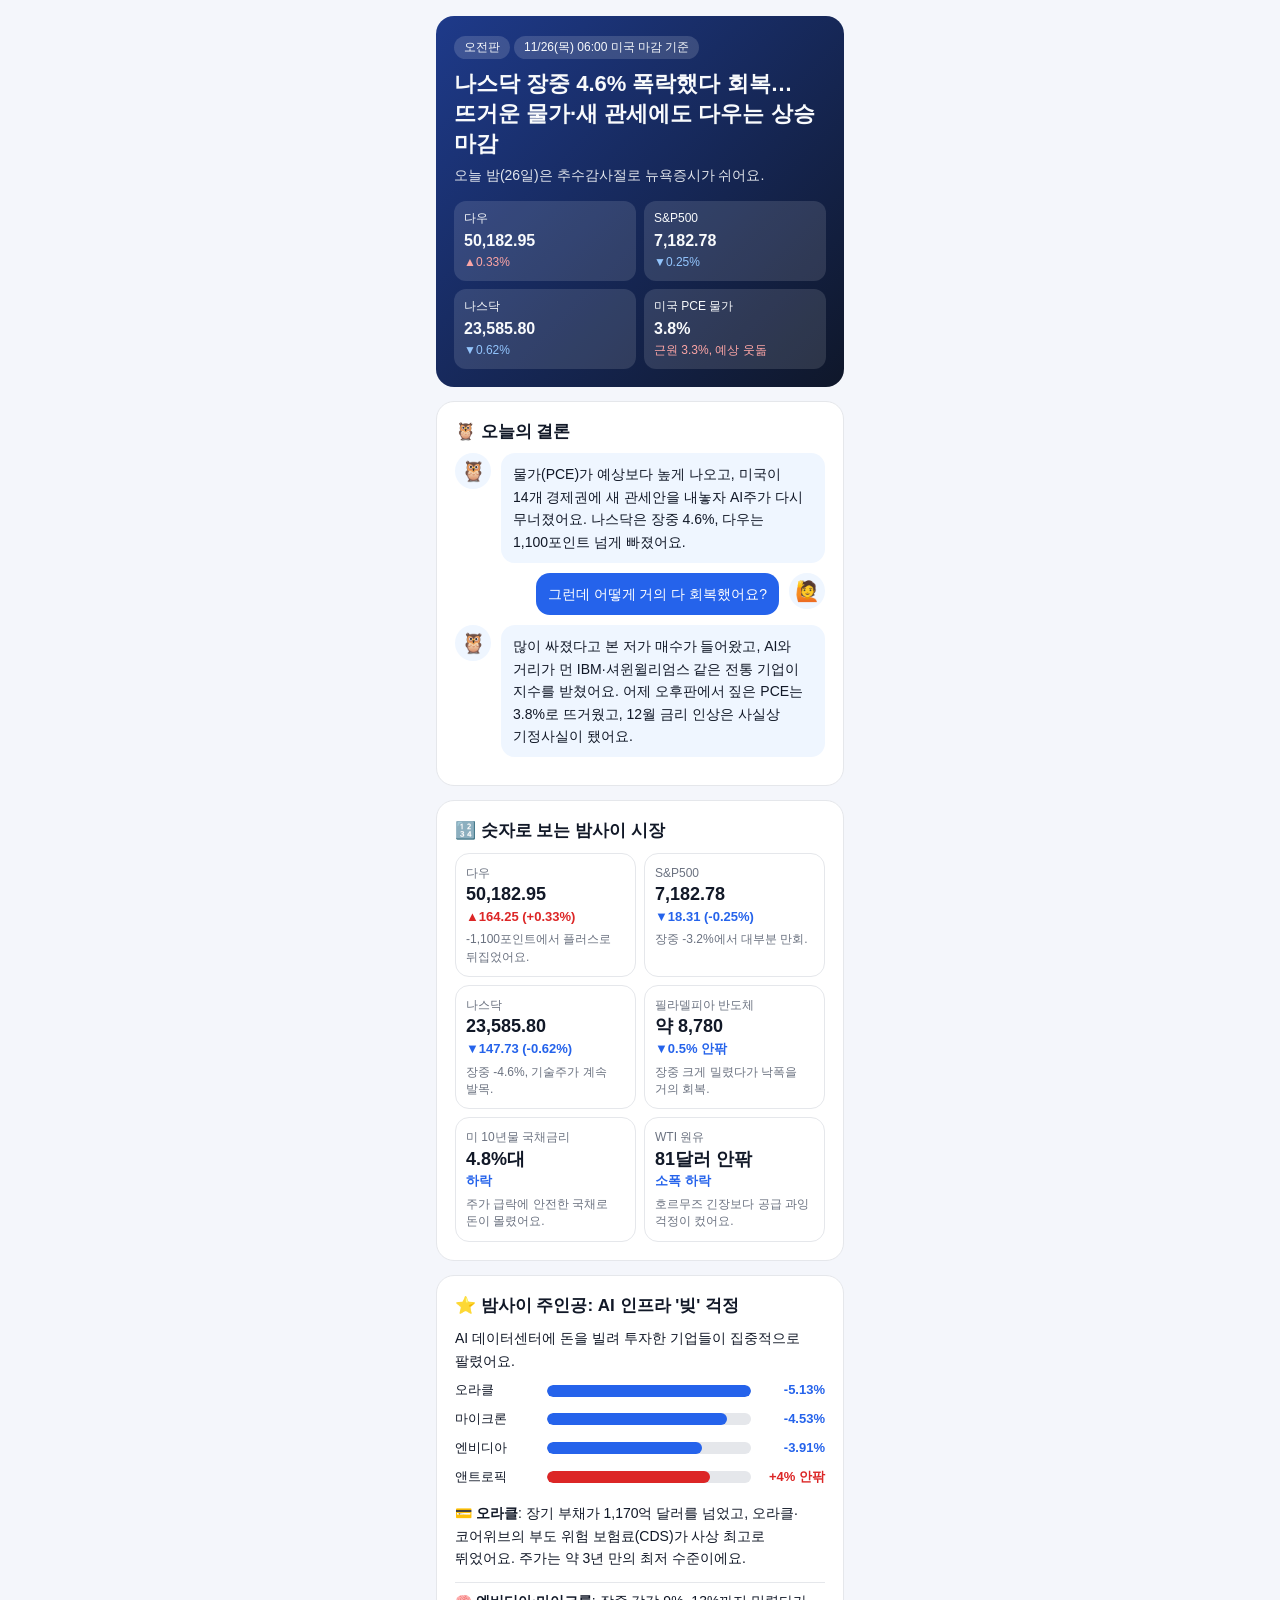
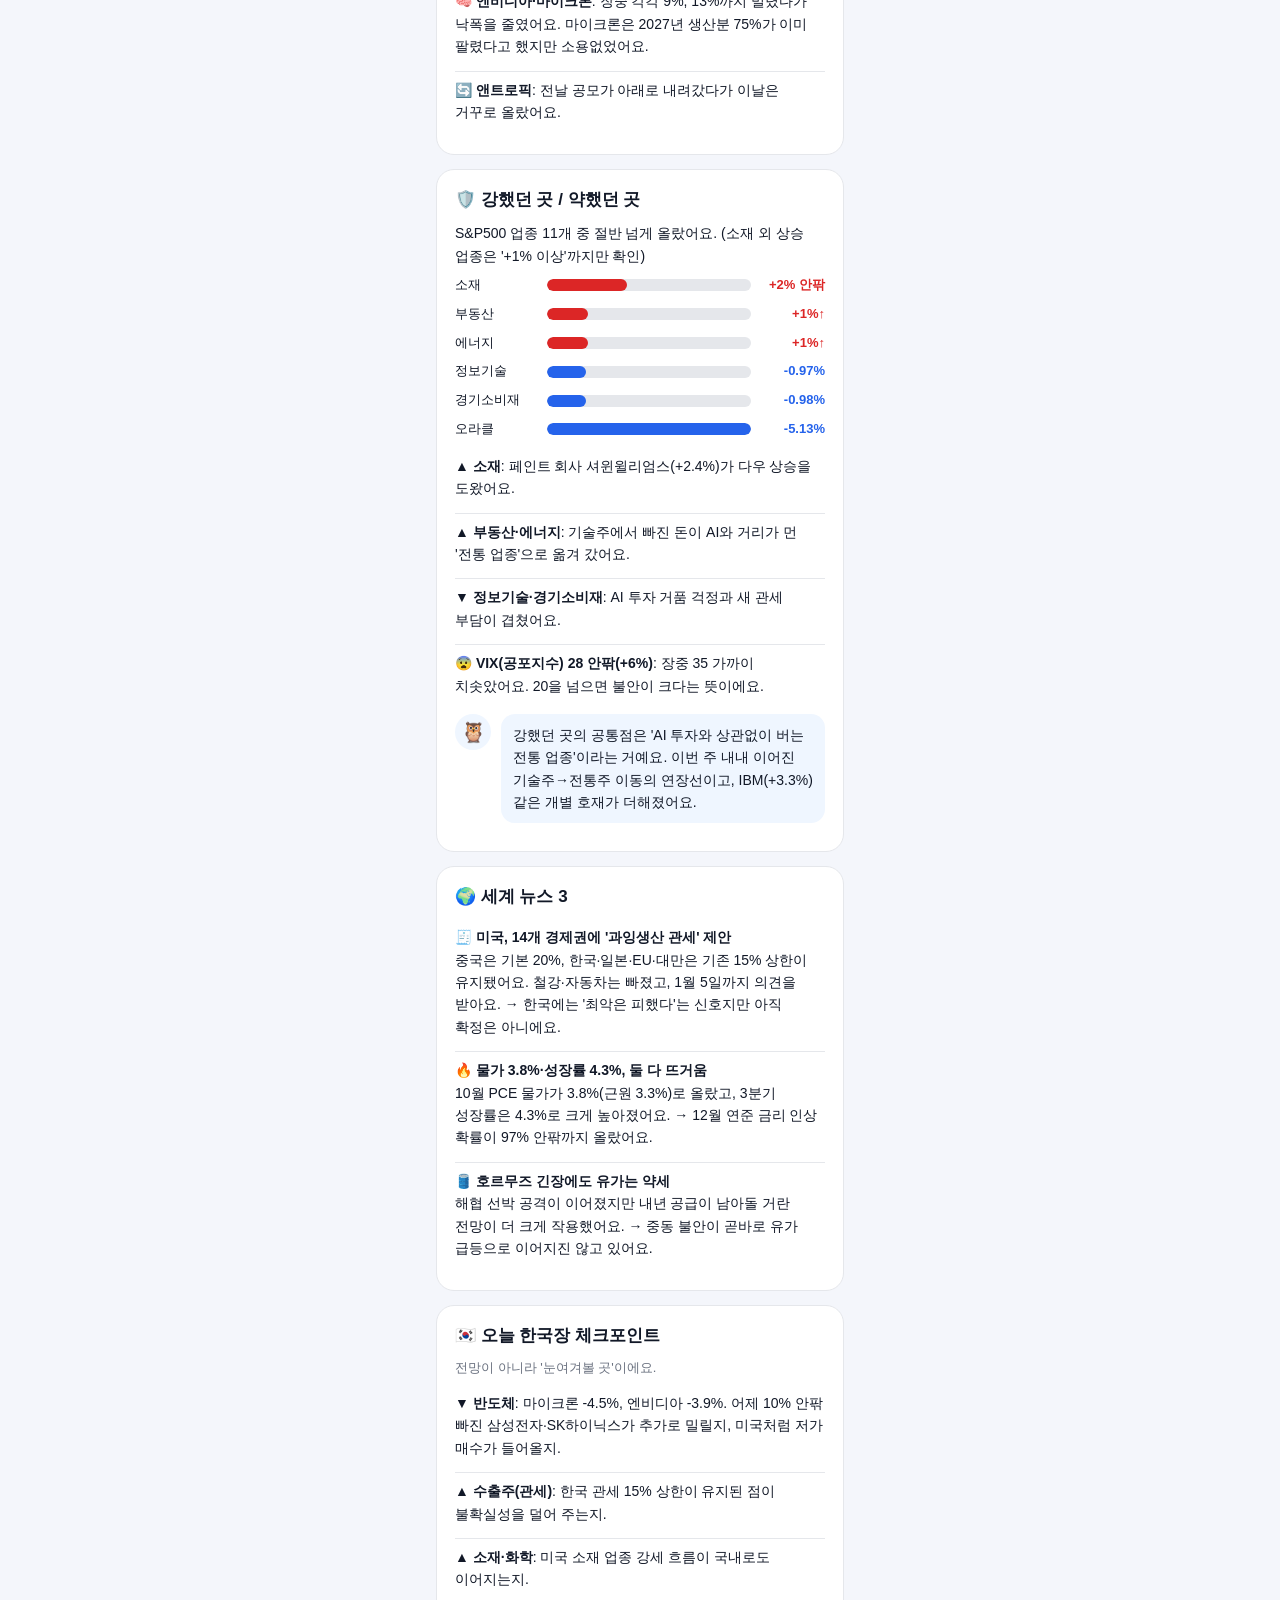
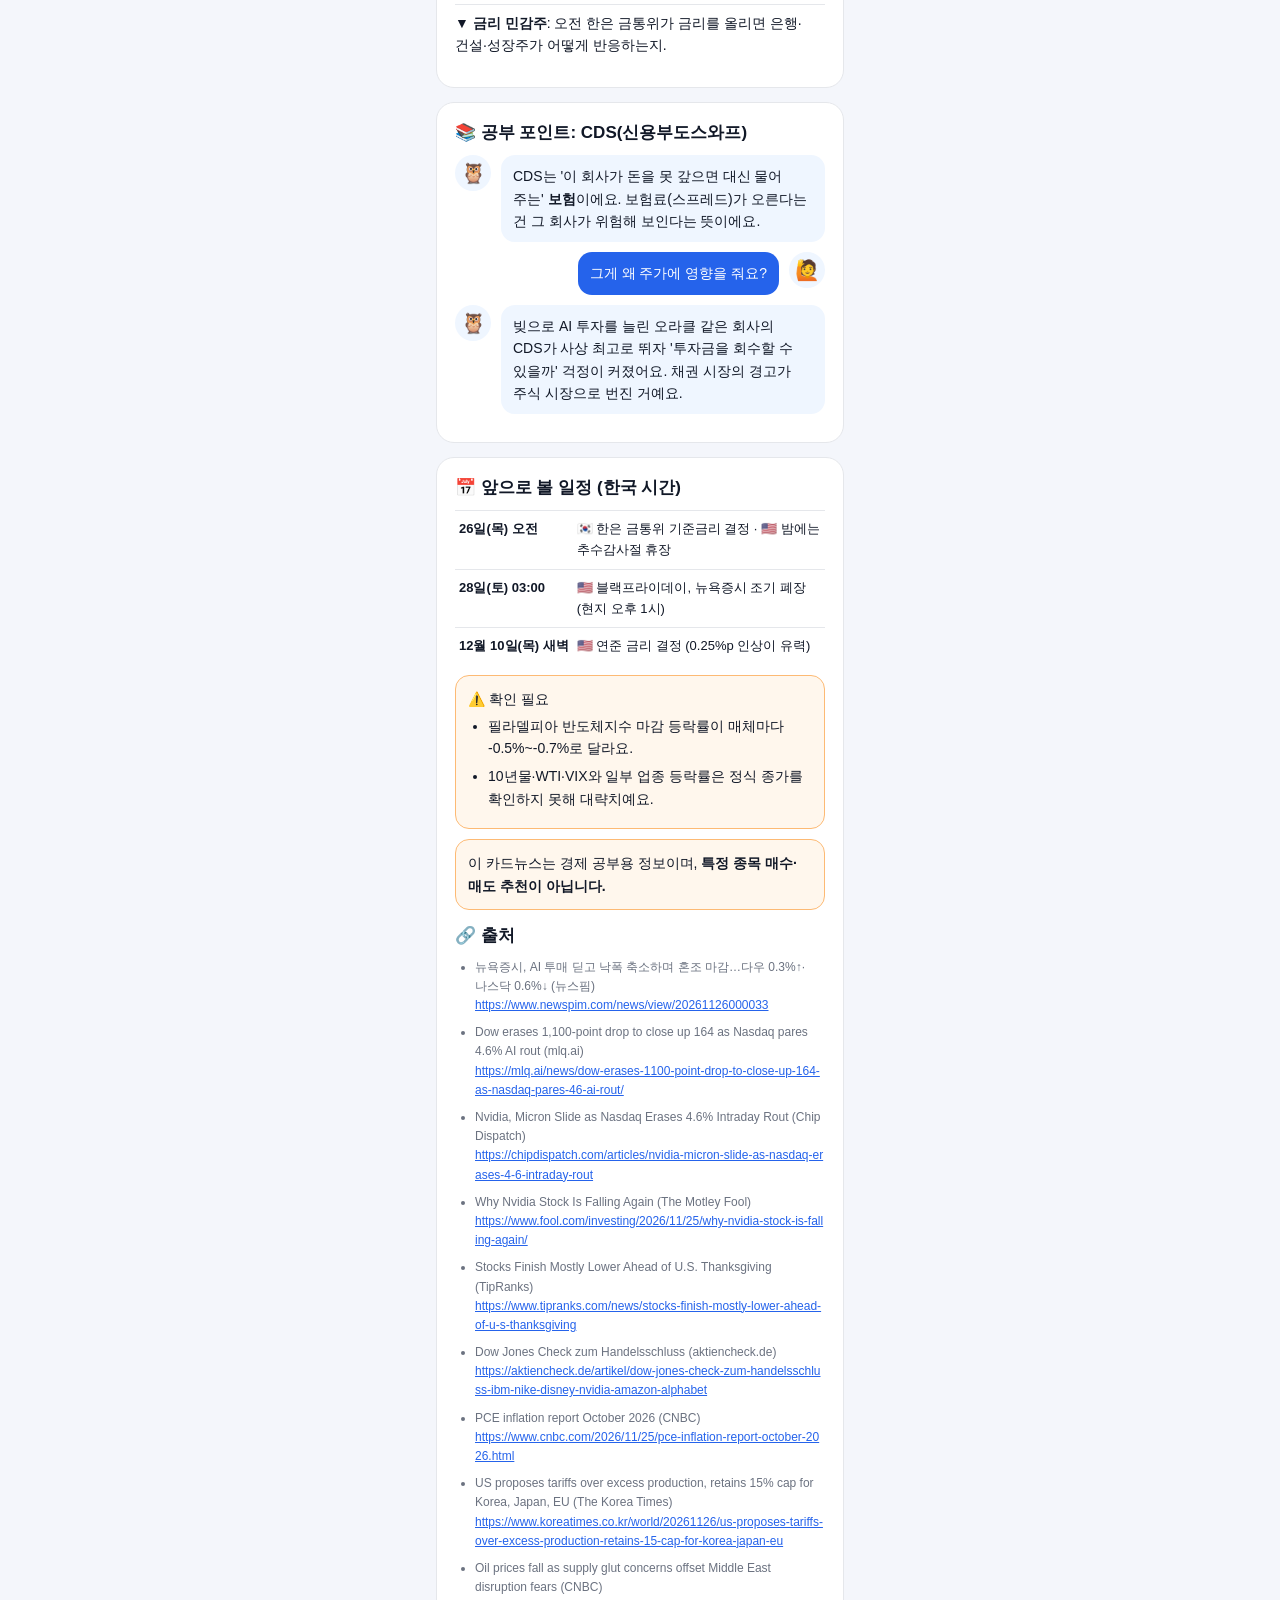
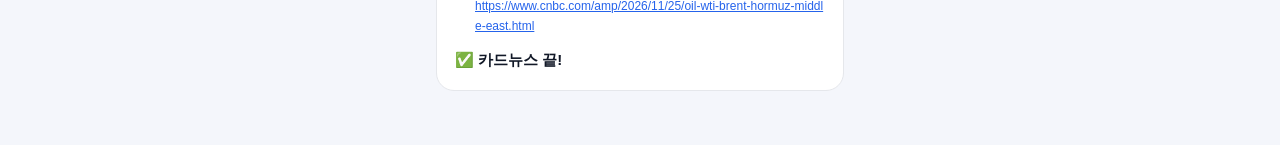
<file: docs/cards/2026-11-26-am.html>
<!doctype html>
<html lang="ko">
<head>
<meta charset="utf-8">
<meta name="viewport" content="width=device-width, initial-scale=1">
<title>11/26 오전판 · 나스닥 장중 4.6% 폭락 뒤 회복</title>
<style>
:root{--bg:#f4f6fb;--card:#fff;--text:#111827;--muted:#6b7280;--line:#e5e7eb;--accent:#2563eb;--soft:#eff6ff;--up:#dc2626;--down:#2563eb;--warnbg:#fff7ed;--warnline:#fdba74;--studybg:#f0fdf4;--studyline:#86efac;--bartrack:#e5e7eb}
@media (prefers-color-scheme:dark){:root{--bg:#0b1120;--card:#111a2e;--text:#e5e7eb;--muted:#9ca3af;--line:#24314f;--accent:#60a5fa;--soft:#1a2540;--up:#f87171;--down:#60a5fa;--warnbg:#2a1d10;--warnline:#9a5b1c;--studybg:#0f2a1c;--studyline:#1f7a45;--bartrack:#24314f}}
*{box-sizing:border-box}html,body{overflow-x:hidden}
body{margin:0;background:var(--bg);color:var(--text);font:15px/1.6 -apple-system,"Apple SD Gothic Neo","Noto Sans KR",sans-serif;word-break:keep-all;overflow-wrap:anywhere}
.wrap{max-width:440px;margin:0 auto;padding:16px 16px 40px}
.card{background:var(--card);border:1px solid var(--line);border-radius:18px;padding:18px;margin-bottom:14px}
.cover{background:linear-gradient(135deg,#1e3a8a,#0f172a);color:#f8fafc;border:0}
.tag{display:inline-block;font-size:12px;background:rgba(255,255,255,.15);border-radius:999px;padding:2px 10px;margin-right:4px}
h1{font-size:22px;line-height:1.35;margin:10px 0 6px}h2{font-size:17px;margin:0 0 10px;line-height:1.4}
.chips{display:grid;grid-template-columns:1fr 1fr;gap:8px;margin-top:14px}
.chip{background:rgba(255,255,255,.12);border-radius:12px;padding:8px 10px;font-size:12px}
.chip b{display:block;font-size:16px}
.chip .dn{color:#93c5fd}.chip .upc{color:#fca5a5}
.row{display:flex;gap:10px;margin:10px 0}.ava{flex:0 0 36px;height:36px;border-radius:50%;background:var(--soft);display:flex;align-items:center;justify-content:center;font-size:20px}
.bub{background:var(--soft);border-radius:14px;padding:10px 12px;font-size:14px;min-width:0}.me{flex-direction:row-reverse}.me .bub{background:var(--accent);color:#fff}
.grid{display:grid;grid-template-columns:1fr 1fr;gap:8px}
.tile{border:1px solid var(--line);border-radius:14px;padding:10px;min-width:0}
.tile .l{font-size:12px;color:var(--muted)}.tile .v{font-size:18px;font-weight:700;line-height:1.3}
.tile .c{font-size:13px;font-weight:600}.tile .m{font-size:12px;color:var(--muted);margin-top:4px;line-height:1.45}
.up{color:var(--up)}.down{color:var(--down)}
.bar-row{display:grid;grid-template-columns:84px 1fr 66px;align-items:center;gap:8px;margin:8px 0;font-size:13px}
.bar-track{background:var(--bartrack);border-radius:6px;height:12px;overflow:hidden}
.bar{height:100%;border-radius:6px}.bar.neg{background:var(--down)}.bar.pos{background:var(--up)}
.bar-row .p{text-align:right;font-weight:600}
.tl{border-left:2px solid var(--line);margin-left:6px;padding-left:14px}
.tl div{position:relative;margin-bottom:10px;font-size:14px}
.tl div::before{content:"";position:absolute;left:-20px;top:7px;width:10px;height:10px;border-radius:50%;background:var(--accent)}
.tl b{display:block;font-size:12px;color:var(--muted)}
.chain{display:flex;flex-direction:column;gap:4px}
.chain .n{background:var(--soft);border-radius:12px;padding:8px 12px;font-size:14px}
.chain .a{text-align:center;color:var(--muted);font-size:14px;line-height:1}
.cal{width:100%;border-collapse:collapse;font-size:13px}
.cal td{border-top:1px solid var(--line);padding:8px 4px;vertical-align:top}
.cal td:first-child{white-space:nowrap;font-weight:700;width:92px}
.box{border-radius:14px;padding:12px;font-size:14px;margin-top:10px}
.study{background:var(--studybg);border:1px solid var(--studyline)}
.warn{background:var(--warnbg);border:1px solid var(--warnline)}
.imp{list-style:none;padding:0;margin:0}.imp li{padding:7px 0;border-top:1px solid var(--line);font-size:14px}.imp li:first-child{border-top:0}
ol,ul{padding-left:20px;margin:0}li{margin-bottom:6px}.muted{color:var(--muted);font-size:13px}
.src{font-size:12px;color:var(--muted)}.src a{color:var(--accent);word-break:break-all}
.src li{margin-bottom:8px}
</style>
</head>
<body><div class="wrap">

<!-- 1. 표지 -->
<section class="card cover"><span class="tag">오전판</span><span class="tag">11/26(목) 06:00 미국 마감 기준</span>
<h1>나스닥 장중 4.6% 폭락했다 회복… 뜨거운 물가·새 관세에도 다우는 상승 마감</h1>
<p style="margin:0;opacity:.9;font-size:14px">오늘 밤(26일)은 추수감사절로 뉴욕증시가 쉬어요.</p>
<div class="chips">
<div class="chip">다우<b>50,182.95</b><span class="upc">▲0.33%</span></div>
<div class="chip">S&amp;P500<b>7,182.78</b><span class="dn">▼0.25%</span></div>
<div class="chip">나스닥<b>23,585.80</b><span class="dn">▼0.62%</span></div>
<div class="chip">미국 PCE 물가<b>3.8%</b><span class="upc">근원 3.3%, 예상 웃돎</span></div>
</div></section>

<!-- 2. 오늘의 결론 -->
<section class="card"><h2>🦉 오늘의 결론</h2>
<div class="row"><div class="ava">🦉</div><div class="bub">물가(PCE)가 예상보다 높게 나오고, 미국이 14개 경제권에 새 관세안을 내놓자 AI주가 다시 무너졌어요. 나스닥은 장중 4.6%, 다우는 1,100포인트 넘게 빠졌어요.</div></div>
<div class="row me"><div class="ava">🙋</div><div class="bub">그런데 어떻게 거의 다 회복했어요?</div></div>
<div class="row"><div class="ava">🦉</div><div class="bub">많이 싸졌다고 본 저가 매수가 들어왔고, AI와 거리가 먼 IBM·셔윈윌리엄스 같은 전통 기업이 지수를 받쳤어요. 어제 오후판에서 짚은 PCE는 3.8%로 뜨거웠고, 12월 금리 인상은 사실상 기정사실이 됐어요.</div></div>
</section>

<!-- 3. 숫자 타일 -->
<section class="card"><h2>🔢 숫자로 보는 밤사이 시장</h2>
<div class="grid">
<div class="tile"><div class="l">다우</div><div class="v">50,182.95</div><div class="c up">▲164.25 (+0.33%)</div><div class="m">-1,100포인트에서 플러스로 뒤집었어요.</div></div>
<div class="tile"><div class="l">S&amp;P500</div><div class="v">7,182.78</div><div class="c down">▼18.31 (-0.25%)</div><div class="m">장중 -3.2%에서 대부분 만회.</div></div>
<div class="tile"><div class="l">나스닥</div><div class="v">23,585.80</div><div class="c down">▼147.73 (-0.62%)</div><div class="m">장중 -4.6%, 기술주가 계속 발목.</div></div>
<div class="tile"><div class="l">필라델피아 반도체</div><div class="v">약 8,780</div><div class="c down">▼0.5% 안팎</div><div class="m">장중 크게 밀렸다가 낙폭을 거의 회복.</div></div>
<div class="tile"><div class="l">미 10년물 국채금리</div><div class="v">4.8%대</div><div class="c down">하락</div><div class="m">주가 급락에 안전한 국채로 돈이 몰렸어요.</div></div>
<div class="tile"><div class="l">WTI 원유</div><div class="v">81달러 안팎</div><div class="c down">소폭 하락</div><div class="m">호르무즈 긴장보다 공급 과잉 걱정이 컸어요.</div></div>
</div></section>

<!-- 4. 주인공 -->
<section class="card"><h2>⭐ 밤사이 주인공: AI 인프라 '빚' 걱정</h2>
<p style="margin:0 0 8px;font-size:14px">AI 데이터센터에 돈을 빌려 투자한 기업들이 집중적으로 팔렸어요.</p>
<div class="bar-row"><span>오라클</span><div class="bar-track"><div class="bar neg" style="width:100%"></div></div><span class="p down">-5.13%</span></div>
<div class="bar-row"><span>마이크론</span><div class="bar-track"><div class="bar neg" style="width:88%"></div></div><span class="p down">-4.53%</span></div>
<div class="bar-row"><span>엔비디아</span><div class="bar-track"><div class="bar neg" style="width:76%"></div></div><span class="p down">-3.91%</span></div>
<div class="bar-row"><span>앤트로픽</span><div class="bar-track"><div class="bar pos" style="width:80%"></div></div><span class="p up">+4% 안팎</span></div>
<ul class="imp" style="margin-top:8px">
<li>💳 <b>오라클</b>: 장기 부채가 1,170억 달러를 넘었고, 오라클·코어위브의 부도 위험 보험료(CDS)가 사상 최고로 뛰었어요. 주가는 약 3년 만의 최저 수준이에요.</li>
<li>🧠 <b>엔비디아·마이크론</b>: 장중 각각 9%, 13%까지 밀렸다가 낙폭을 줄였어요. 마이크론은 2027년 생산분 75%가 이미 팔렸다고 했지만 소용없었어요.</li>
<li>🔄 <b>앤트로픽</b>: 전날 공모가 아래로 내려갔다가 이날은 거꾸로 올랐어요.</li>
</ul>
</section>

<!-- 5. 버틴 곳 / 밀린 곳 -->
<section class="card"><h2>🛡️ 강했던 곳 / 약했던 곳</h2>
<p style="margin:0 0 8px;font-size:14px">S&amp;P500 업종 11개 중 절반 넘게 올랐어요. (소재 외 상승 업종은 '+1% 이상'까지만 확인)</p>
<div class="bar-row"><span>소재</span><div class="bar-track"><div class="bar pos" style="width:39%"></div></div><span class="p up">+2% 안팎</span></div>
<div class="bar-row"><span>부동산</span><div class="bar-track"><div class="bar pos" style="width:20%"></div></div><span class="p up">+1%↑</span></div>
<div class="bar-row"><span>에너지</span><div class="bar-track"><div class="bar pos" style="width:20%"></div></div><span class="p up">+1%↑</span></div>
<div class="bar-row"><span>정보기술</span><div class="bar-track"><div class="bar neg" style="width:19%"></div></div><span class="p down">-0.97%</span></div>
<div class="bar-row"><span>경기소비재</span><div class="bar-track"><div class="bar neg" style="width:19%"></div></div><span class="p down">-0.98%</span></div>
<div class="bar-row"><span>오라클</span><div class="bar-track"><div class="bar neg" style="width:100%"></div></div><span class="p down">-5.13%</span></div>
<ul class="imp" style="margin-top:8px">
<li>▲ <b>소재</b>: 페인트 회사 셔윈윌리엄스(+2.4%)가 다우 상승을 도왔어요.</li>
<li>▲ <b>부동산·에너지</b>: 기술주에서 빠진 돈이 AI와 거리가 먼 '전통 업종'으로 옮겨 갔어요.</li>
<li>▼ <b>정보기술·경기소비재</b>: AI 투자 거품 걱정과 새 관세 부담이 겹쳤어요.</li>
<li>😨 <b>VIX(공포지수) 28 안팎(+6%)</b>: 장중 35 가까이 치솟았어요. 20을 넘으면 불안이 크다는 뜻이에요.</li>
</ul>
<div class="row"><div class="ava">🦉</div><div class="bub">강했던 곳의 공통점은 'AI 투자와 상관없이 버는 전통 업종'이라는 거예요. 이번 주 내내 이어진 기술주→전통주 이동의 연장선이고, IBM(+3.3%) 같은 개별 호재가 더해졌어요.</div></div>
</section>

<!-- 6. 세계 뉴스 -->
<section class="card"><h2>🌍 세계 뉴스 3</h2>
<ul class="imp">
<li>🧾 <b>미국, 14개 경제권에 '과잉생산 관세' 제안</b><br>중국은 기본 20%, 한국·일본·EU·대만은 기존 15% 상한이 유지됐어요. 철강·자동차는 빠졌고, 1월 5일까지 의견을 받아요. → 한국에는 '최악은 피했다'는 신호지만 아직 확정은 아니에요.</li>
<li>🔥 <b>물가 3.8%·성장률 4.3%, 둘 다 뜨거움</b><br>10월 PCE 물가가 3.8%(근원 3.3%)로 올랐고, 3분기 성장률은 4.3%로 크게 높아졌어요. → 12월 연준 금리 인상 확률이 97% 안팎까지 올랐어요.</li>
<li>🛢️ <b>호르무즈 긴장에도 유가는 약세</b><br>해협 선박 공격이 이어졌지만 내년 공급이 남아돌 거란 전망이 더 크게 작용했어요. → 중동 불안이 곧바로 유가 급등으로 이어지진 않고 있어요.</li>
</ul></section>

<!-- 7. 한국장 체크포인트 -->
<section class="card"><h2>🇰🇷 오늘 한국장 체크포인트</h2>
<p class="muted" style="margin:0 0 6px">전망이 아니라 '눈여겨볼 곳'이에요.</p>
<ul class="imp">
<li>▼ <b>반도체</b>: 마이크론 -4.5%, 엔비디아 -3.9%. 어제 10% 안팎 빠진 삼성전자·SK하이닉스가 추가로 밀릴지, 미국처럼 저가 매수가 들어올지.</li>
<li>▲ <b>수출주(관세)</b>: 한국 관세 15% 상한이 유지된 점이 불확실성을 덜어 주는지.</li>
<li>▲ <b>소재·화학</b>: 미국 소재 업종 강세 흐름이 국내로도 이어지는지.</li>
<li>▼ <b>금리 민감주</b>: 오전 한은 금통위가 금리를 올리면 은행·건설·성장주가 어떻게 반응하는지.</li>
</ul></section>

<!-- 8. 공부 -->
<section class="card"><h2>📚 공부 포인트: CDS(신용부도스와프)</h2>
<div class="row"><div class="ava">🦉</div><div class="bub">CDS는 '이 회사가 돈을 못 갚으면 대신 물어 주는' <b>보험</b>이에요. 보험료(스프레드)가 오른다는 건 그 회사가 위험해 보인다는 뜻이에요.</div></div>
<div class="row me"><div class="ava">🙋</div><div class="bub">그게 왜 주가에 영향을 줘요?</div></div>
<div class="row"><div class="ava">🦉</div><div class="bub">빚으로 AI 투자를 늘린 오라클 같은 회사의 CDS가 사상 최고로 뛰자 '투자금을 회수할 수 있을까' 걱정이 커졌어요. 채권 시장의 경고가 주식 시장으로 번진 거예요.</div></div>
</section>

<!-- 9. 일정 + 마무리 -->
<section class="card"><h2>📅 앞으로 볼 일정 (한국 시간)</h2>
<table class="cal">
<tr><td>26일(목) 오전</td><td>🇰🇷 한은 금통위 기준금리 결정 · 🇺🇸 밤에는 추수감사절 휴장</td></tr>
<tr><td>28일(토) 03:00</td><td>🇺🇸 블랙프라이데이, 뉴욕증시 조기 폐장(현지 오후 1시)</td></tr>
<tr><td>12월 10일(목) 새벽</td><td>🇺🇸 연준 금리 결정 (0.25%p 인상이 유력)</td></tr>
</table>
<div class="box warn">⚠️ 확인 필요
<ul style="margin-top:4px">
<li>필라델피아 반도체지수 마감 등락률이 매체마다 -0.5%~-0.7%로 달라요.</li>
<li>10년물·WTI·VIX와 일부 업종 등락률은 정식 종가를 확인하지 못해 대략치예요.</li>
</ul></div>
<div class="box warn">이 카드뉴스는 경제 공부용 정보이며, <b>특정 종목 매수·매도 추천이 아닙니다.</b></div>
<h2 style="margin-top:14px">🔗 출처</h2>
<ul class="src">
<li>뉴욕증시, AI 투매 딛고 낙폭 축소하며 혼조 마감…다우 0.3%↑·나스닥 0.6%↓ (뉴스핌)<br><a href="https://www.newspim.com/news/view/20261126000033">https://www.newspim.com/news/view/20261126000033</a></li>
<li>Dow erases 1,100-point drop to close up 164 as Nasdaq pares 4.6% AI rout (mlq.ai)<br><a href="https://mlq.ai/news/dow-erases-1100-point-drop-to-close-up-164-as-nasdaq-pares-46-ai-rout/">https://mlq.ai/news/dow-erases-1100-point-drop-to-close-up-164-as-nasdaq-pares-46-ai-rout/</a></li>
<li>Nvidia, Micron Slide as Nasdaq Erases 4.6% Intraday Rout (Chip Dispatch)<br><a href="https://chipdispatch.com/articles/nvidia-micron-slide-as-nasdaq-erases-4-6-intraday-rout">https://chipdispatch.com/articles/nvidia-micron-slide-as-nasdaq-erases-4-6-intraday-rout</a></li>
<li>Why Nvidia Stock Is Falling Again (The Motley Fool)<br><a href="https://www.fool.com/investing/2026/11/25/why-nvidia-stock-is-falling-again/">https://www.fool.com/investing/2026/11/25/why-nvidia-stock-is-falling-again/</a></li>
<li>Stocks Finish Mostly Lower Ahead of U.S. Thanksgiving (TipRanks)<br><a href="https://www.tipranks.com/news/stocks-finish-mostly-lower-ahead-of-u-s-thanksgiving">https://www.tipranks.com/news/stocks-finish-mostly-lower-ahead-of-u-s-thanksgiving</a></li>
<li>Dow Jones Check zum Handelsschluss (aktiencheck.de)<br><a href="https://aktiencheck.de/artikel/dow-jones-check-zum-handelsschluss-ibm-nike-disney-nvidia-amazon-alphabet">https://aktiencheck.de/artikel/dow-jones-check-zum-handelsschluss-ibm-nike-disney-nvidia-amazon-alphabet</a></li>
<li>PCE inflation report October 2026 (CNBC)<br><a href="https://www.cnbc.com/2026/11/25/pce-inflation-report-october-2026.html">https://www.cnbc.com/2026/11/25/pce-inflation-report-october-2026.html</a></li>
<li>US proposes tariffs over excess production, retains 15% cap for Korea, Japan, EU (The Korea Times)<br><a href="https://www.koreatimes.co.kr/world/20261126/us-proposes-tariffs-over-excess-production-retains-15-cap-for-korea-japan-eu">https://www.koreatimes.co.kr/world/20261126/us-proposes-tariffs-over-excess-production-retains-15-cap-for-korea-japan-eu</a></li>
<li>Oil prices fall as supply glut concerns offset Middle East disruption fears (CNBC)<br><a href="https://www.cnbc.com/amp/2026/11/25/oil-wti-brent-hormuz-middle-east.html">https://www.cnbc.com/amp/2026/11/25/oil-wti-brent-hormuz-middle-east.html</a></li>
</ul>
<p style="margin:12px 0 0;font-weight:700">✅ 카드뉴스 끝!</p>
</section>

</div></body></html>
</file>
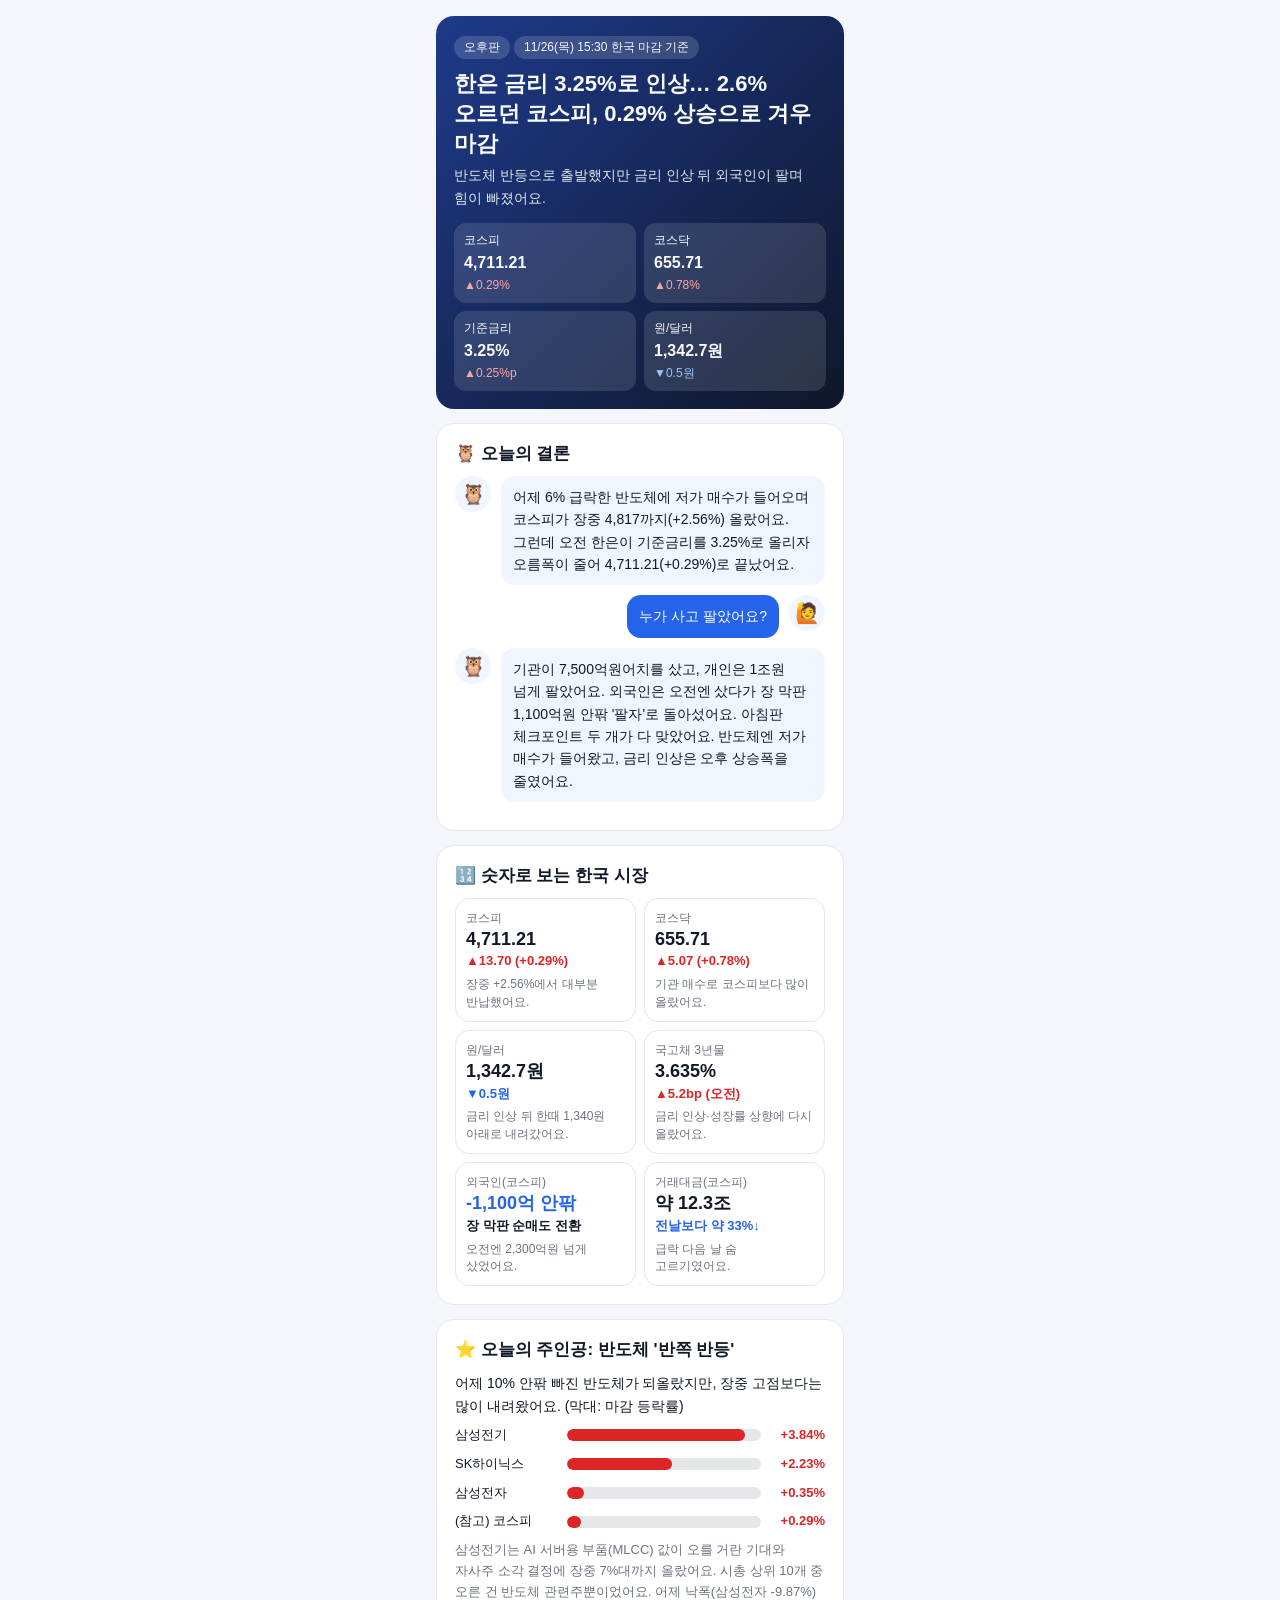
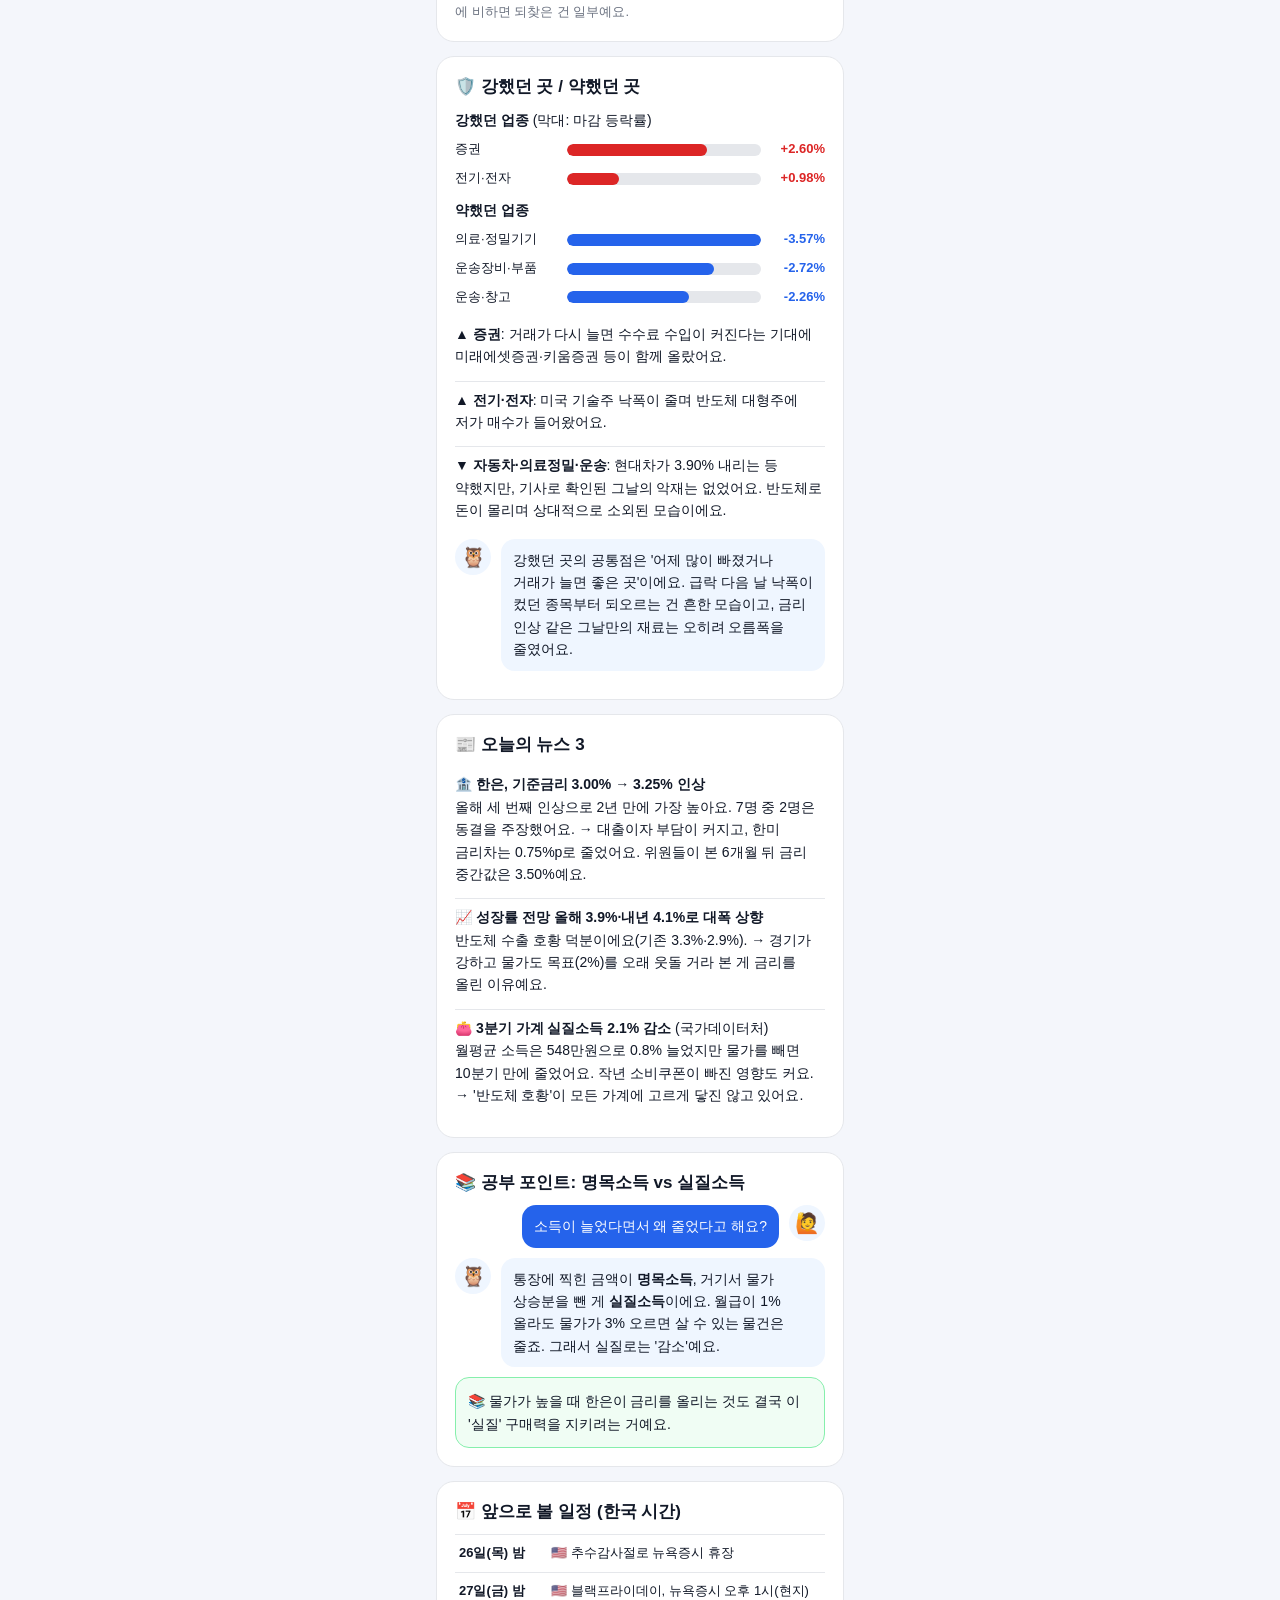
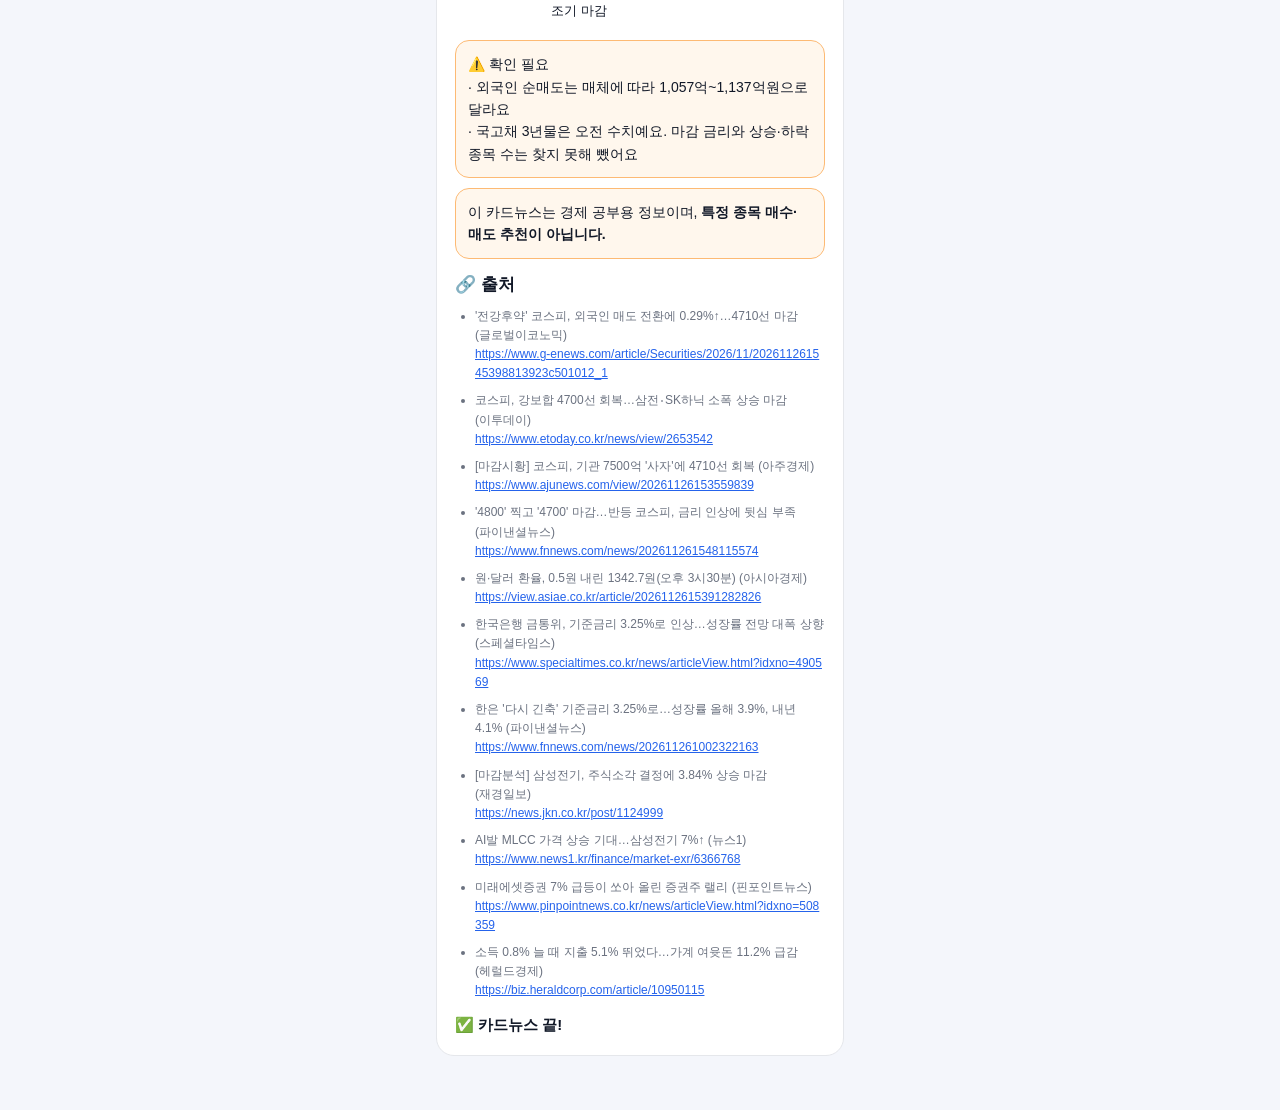
<file: docs/cards/2026-11-26-pm.html>
<!doctype html>
<html lang="ko">
<head>
<meta charset="utf-8">
<meta name="viewport" content="width=device-width, initial-scale=1">
<title>11/26 오후판 · 금리 인상에 반등 힘 빠진 코스피</title>
<style>
:root{--bg:#f4f6fb;--card:#fff;--text:#111827;--muted:#6b7280;--line:#e5e7eb;--accent:#2563eb;--soft:#eff6ff;--up:#dc2626;--down:#2563eb;--warnbg:#fff7ed;--warnline:#fdba74;--studybg:#f0fdf4;--studyline:#86efac;--bartrack:#e5e7eb}
@media (prefers-color-scheme:dark){:root{--bg:#0b1120;--card:#111a2e;--text:#e5e7eb;--muted:#9ca3af;--line:#24314f;--accent:#60a5fa;--soft:#1a2540;--up:#f87171;--down:#60a5fa;--warnbg:#2a1d10;--warnline:#9a5b1c;--studybg:#0f2a1c;--studyline:#1f7a45;--bartrack:#24314f}}
*{box-sizing:border-box}html,body{overflow-x:hidden}
body{margin:0;background:var(--bg);color:var(--text);font:15px/1.6 -apple-system,"Apple SD Gothic Neo","Noto Sans KR",sans-serif;word-break:keep-all;overflow-wrap:anywhere}
.wrap{max-width:440px;margin:0 auto;padding:16px 16px 40px}
.card{background:var(--card);border:1px solid var(--line);border-radius:18px;padding:18px;margin-bottom:14px}
.cover{background:linear-gradient(135deg,#1e3a8a,#0f172a);color:#f8fafc;border:0}
.tag{display:inline-block;font-size:12px;background:rgba(255,255,255,.15);border-radius:999px;padding:2px 10px;margin-right:4px}
h1{font-size:22px;line-height:1.35;margin:10px 0 6px}h2{font-size:17px;margin:0 0 10px;line-height:1.4}
.chips{display:grid;grid-template-columns:1fr 1fr;gap:8px;margin-top:14px}
.chip{background:rgba(255,255,255,.12);border-radius:12px;padding:8px 10px;font-size:12px}
.chip b{display:block;font-size:16px}
.chip .dn{color:#93c5fd}.chip .upc{color:#fca5a5}
.row{display:flex;gap:10px;margin:10px 0}.ava{flex:0 0 36px;height:36px;border-radius:50%;background:var(--soft);display:flex;align-items:center;justify-content:center;font-size:20px}
.bub{background:var(--soft);border-radius:14px;padding:10px 12px;font-size:14px;min-width:0}.me{flex-direction:row-reverse}.me .bub{background:var(--accent);color:#fff}
.grid{display:grid;grid-template-columns:1fr 1fr;gap:8px}
.tile{border:1px solid var(--line);border-radius:14px;padding:10px;min-width:0}
.tile .l{font-size:12px;color:var(--muted)}.tile .v{font-size:18px;font-weight:700;line-height:1.3}
.tile .c{font-size:13px;font-weight:600}.tile .m{font-size:12px;color:var(--muted);margin-top:4px;line-height:1.45}
.up{color:var(--up)}.down{color:var(--down)}
.bar-row{display:grid;grid-template-columns:104px 1fr 56px;align-items:center;gap:8px;margin:8px 0;font-size:13px}
.bar-track{background:var(--bartrack);border-radius:6px;height:12px;overflow:hidden}
.bar{height:100%;border-radius:6px}.bar.neg{background:var(--down)}.bar.pos{background:var(--up)}
.bar-row .p{text-align:right;font-weight:600}
.tl{border-left:2px solid var(--line);margin-left:6px;padding-left:14px}
.tl div{position:relative;margin-bottom:10px;font-size:14px}
.tl div::before{content:"";position:absolute;left:-20px;top:7px;width:10px;height:10px;border-radius:50%;background:var(--accent)}
.tl b{display:block;font-size:12px;color:var(--muted)}
.chain{display:flex;flex-direction:column;gap:4px}
.chain .n{background:var(--soft);border-radius:12px;padding:8px 12px;font-size:14px}
.chain .a{text-align:center;color:var(--muted);font-size:14px;line-height:1}
.cal{width:100%;border-collapse:collapse;font-size:13px}
.cal td{border-top:1px solid var(--line);padding:8px 4px;vertical-align:top}
.cal td:first-child{white-space:nowrap;font-weight:700;width:92px}
.box{border-radius:14px;padding:12px;font-size:14px;margin-top:10px}
.study{background:var(--studybg);border:1px solid var(--studyline)}
.warn{background:var(--warnbg);border:1px solid var(--warnline)}
.imp{list-style:none;padding:0;margin:0}.imp li{padding:7px 0;border-top:1px solid var(--line);font-size:14px}.imp li:first-child{border-top:0}
ol,ul{padding-left:20px;margin:0}li{margin-bottom:6px}.muted{color:var(--muted);font-size:13px}
.src{font-size:12px;color:var(--muted)}.src a{color:var(--accent);word-break:break-all}
.src li{margin-bottom:8px}
</style>
</head>
<body><div class="wrap">

<!-- 1. 표지 -->
<section class="card cover"><span class="tag">오후판</span><span class="tag">11/26(목) 15:30 한국 마감 기준</span>
<h1>한은 금리 3.25%로 인상… 2.6% 오르던 코스피, 0.29% 상승으로 겨우 마감</h1>
<p style="margin:0;opacity:.9;font-size:14px">반도체 반등으로 출발했지만 금리 인상 뒤 외국인이 팔며 힘이 빠졌어요.</p>
<div class="chips">
<div class="chip">코스피<b>4,711.21</b><span class="upc">▲0.29%</span></div>
<div class="chip">코스닥<b>655.71</b><span class="upc">▲0.78%</span></div>
<div class="chip">기준금리<b>3.25%</b><span class="upc">▲0.25%p</span></div>
<div class="chip">원/달러<b>1,342.7원</b><span class="dn">▼0.5원</span></div>
</div></section>

<!-- 2. 오늘의 결론 -->
<section class="card"><h2>🦉 오늘의 결론</h2>
<div class="row"><div class="ava">🦉</div><div class="bub">어제 6% 급락한 반도체에 저가 매수가 들어오며 코스피가 장중 4,817까지(+2.56%) 올랐어요. 그런데 오전 한은이 기준금리를 3.25%로 올리자 오름폭이 줄어 4,711.21(+0.29%)로 끝났어요.</div></div>
<div class="row me"><div class="ava">🙋</div><div class="bub">누가 사고 팔았어요?</div></div>
<div class="row"><div class="ava">🦉</div><div class="bub">기관이 7,500억원어치를 샀고, 개인은 1조원 넘게 팔았어요. 외국인은 오전엔 샀다가 장 막판 1,100억원 안팎 '팔자'로 돌아섰어요. 아침판 체크포인트 두 개가 다 맞았어요. 반도체엔 저가 매수가 들어왔고, 금리 인상은 오후 상승폭을 줄였어요.</div></div>
</section>

<!-- 3. 숫자 타일 -->
<section class="card"><h2>🔢 숫자로 보는 한국 시장</h2>
<div class="grid">
<div class="tile"><div class="l">코스피</div><div class="v">4,711.21</div><div class="c up">▲13.70 (+0.29%)</div><div class="m">장중 +2.56%에서 대부분 반납했어요.</div></div>
<div class="tile"><div class="l">코스닥</div><div class="v">655.71</div><div class="c up">▲5.07 (+0.78%)</div><div class="m">기관 매수로 코스피보다 많이 올랐어요.</div></div>
<div class="tile"><div class="l">원/달러</div><div class="v">1,342.7원</div><div class="c down">▼0.5원</div><div class="m">금리 인상 뒤 한때 1,340원 아래로 내려갔어요.</div></div>
<div class="tile"><div class="l">국고채 3년물</div><div class="v">3.635%</div><div class="c up">▲5.2bp (오전)</div><div class="m">금리 인상·성장률 상향에 다시 올랐어요.</div></div>
<div class="tile"><div class="l">외국인(코스피)</div><div class="v down">-1,100억 안팎</div><div class="c">장 막판 순매도 전환</div><div class="m">오전엔 2,300억원 넘게 샀었어요.</div></div>
<div class="tile"><div class="l">거래대금(코스피)</div><div class="v">약 12.3조</div><div class="c down">전날보다 약 33%↓</div><div class="m">급락 다음 날 숨 고르기였어요.</div></div>
</div></section>

<!-- 4. 오늘의 주인공 -->
<section class="card"><h2>⭐ 오늘의 주인공: 반도체 '반쪽 반등'</h2>
<p style="margin:0 0 8px;font-size:14px">어제 10% 안팎 빠진 반도체가 되올랐지만, 장중 고점보다는 많이 내려왔어요. (막대: 마감 등락률)</p>
<div class="bar-row"><span>삼성전기</span><div class="bar-track"><div class="bar pos" style="width:92%"></div></div><span class="p up">+3.84%</span></div>
<div class="bar-row"><span>SK하이닉스</span><div class="bar-track"><div class="bar pos" style="width:54%"></div></div><span class="p up">+2.23%</span></div>
<div class="bar-row"><span>삼성전자</span><div class="bar-track"><div class="bar pos" style="width:9%"></div></div><span class="p up">+0.35%</span></div>
<div class="bar-row"><span>(참고) 코스피</span><div class="bar-track"><div class="bar pos" style="width:7%"></div></div><span class="p up">+0.29%</span></div>
<p class="muted" style="margin:6px 0 0">삼성전기는 AI 서버용 부품(MLCC) 값이 오를 거란 기대와 자사주 소각 결정에 장중 7%대까지 올랐어요. 시총 상위 10개 중 오른 건 반도체 관련주뿐이었어요. 어제 낙폭(삼성전자 -9.87%)에 비하면 되찾은 건 일부예요.</p>
</section>

<!-- 5. 강세 / 약세 -->
<section class="card"><h2>🛡️ 강했던 곳 / 약했던 곳</h2>
<p style="margin:0 0 4px;font-size:14px"><b>강했던 업종</b> (막대: 마감 등락률)</p>
<div class="bar-row"><span>증권</span><div class="bar-track"><div class="bar pos" style="width:72%"></div></div><span class="p up">+2.60%</span></div>
<div class="bar-row"><span>전기·전자</span><div class="bar-track"><div class="bar pos" style="width:27%"></div></div><span class="p up">+0.98%</span></div>
<p style="margin:10px 0 4px;font-size:14px"><b>약했던 업종</b></p>
<div class="bar-row"><span>의료·정밀기기</span><div class="bar-track"><div class="bar neg" style="width:100%"></div></div><span class="p down">-3.57%</span></div>
<div class="bar-row"><span>운송장비·부품</span><div class="bar-track"><div class="bar neg" style="width:76%"></div></div><span class="p down">-2.72%</span></div>
<div class="bar-row"><span>운송·창고</span><div class="bar-track"><div class="bar neg" style="width:63%"></div></div><span class="p down">-2.26%</span></div>
<ul class="imp" style="margin-top:8px">
<li>▲ <b>증권</b>: 거래가 다시 늘면 수수료 수입이 커진다는 기대에 미래에셋증권·키움증권 등이 함께 올랐어요.</li>
<li>▲ <b>전기·전자</b>: 미국 기술주 낙폭이 줄며 반도체 대형주에 저가 매수가 들어왔어요.</li>
<li>▼ <b>자동차·의료정밀·운송</b>: 현대차가 3.90% 내리는 등 약했지만, 기사로 확인된 그날의 악재는 없었어요. 반도체로 돈이 몰리며 상대적으로 소외된 모습이에요.</li>
</ul>
<div class="row"><div class="ava">🦉</div><div class="bub">강했던 곳의 공통점은 '어제 많이 빠졌거나 거래가 늘면 좋은 곳'이에요. 급락 다음 날 낙폭이 컸던 종목부터 되오르는 건 흔한 모습이고, 금리 인상 같은 그날만의 재료는 오히려 오름폭을 줄였어요.</div></div>
</section>

<!-- 6. 오늘의 뉴스 -->
<section class="card"><h2>📰 오늘의 뉴스 3</h2>
<ul class="imp">
<li>🏦 <b>한은, 기준금리 3.00% → 3.25% 인상</b><br>올해 세 번째 인상으로 2년 만에 가장 높아요. 7명 중 2명은 동결을 주장했어요. → 대출이자 부담이 커지고, 한미 금리차는 0.75%p로 줄었어요. 위원들이 본 6개월 뒤 금리 중간값은 3.50%예요.</li>
<li>📈 <b>성장률 전망 올해 3.9%·내년 4.1%로 대폭 상향</b><br>반도체 수출 호황 덕분이에요(기존 3.3%·2.9%). → 경기가 강하고 물가도 목표(2%)를 오래 웃돌 거라 본 게 금리를 올린 이유예요.</li>
<li>👛 <b>3분기 가계 실질소득 2.1% 감소</b> (국가데이터처)<br>월평균 소득은 548만원으로 0.8% 늘었지만 물가를 빼면 10분기 만에 줄었어요. 작년 소비쿠폰이 빠진 영향도 커요. → '반도체 호황'이 모든 가계에 고르게 닿진 않고 있어요.</li>
</ul></section>

<!-- 7. 공부 -->
<section class="card"><h2>📚 공부 포인트: 명목소득 vs 실질소득</h2>
<div class="row me"><div class="ava">🙋</div><div class="bub">소득이 늘었다면서 왜 줄었다고 해요?</div></div>
<div class="row"><div class="ava">🦉</div><div class="bub">통장에 찍힌 금액이 <b>명목소득</b>, 거기서 물가 상승분을 뺀 게 <b>실질소득</b>이에요. 월급이 1% 올라도 물가가 3% 오르면 살 수 있는 물건은 줄죠. 그래서 실질로는 '감소'예요.</div></div>
<div class="box study">📚 물가가 높을 때 한은이 금리를 올리는 것도 결국 이 '실질' 구매력을 지키려는 거예요.</div>
</section>

<!-- 8. 일정 + 마무리 -->
<section class="card"><h2>📅 앞으로 볼 일정 (한국 시간)</h2>
<table class="cal">
<tr><td>26일(목) 밤</td><td>🇺🇸 추수감사절로 뉴욕증시 휴장</td></tr>
<tr><td>27일(금) 밤</td><td>🇺🇸 블랙프라이데이, 뉴욕증시 오후 1시(현지) 조기 마감</td></tr>
</table>
<div class="box warn">⚠️ 확인 필요<br>· 외국인 순매도는 매체에 따라 1,057억~1,137억원으로 달라요<br>· 국고채 3년물은 오전 수치예요. 마감 금리와 상승·하락 종목 수는 찾지 못해 뺐어요</div>
<div class="box warn">이 카드뉴스는 경제 공부용 정보이며, <b>특정 종목 매수·매도 추천이 아닙니다.</b></div>
<h2 style="margin-top:14px">🔗 출처</h2>
<ul class="src">
<li>'전강후약' 코스피, 외국인 매도 전환에 0.29%↑…4710선 마감 (글로벌이코노믹)<br><a href="https://www.g-enews.com/article/Securities/2026/11/202611261545398813923c501012_1">https://www.g-enews.com/article/Securities/2026/11/202611261545398813923c501012_1</a></li>
<li>코스피, 강보합 4700선 회복…삼전‧SK하닉 소폭 상승 마감 (이투데이)<br><a href="https://www.etoday.co.kr/news/view/2653542">https://www.etoday.co.kr/news/view/2653542</a></li>
<li>[마감시황] 코스피, 기관 7500억 '사자'에 4710선 회복 (아주경제)<br><a href="https://www.ajunews.com/view/20261126153559839">https://www.ajunews.com/view/20261126153559839</a></li>
<li>'4800' 찍고 '4700' 마감…반등 코스피, 금리 인상에 뒷심 부족 (파이낸셜뉴스)<br><a href="https://www.fnnews.com/news/202611261548115574">https://www.fnnews.com/news/202611261548115574</a></li>
<li>원·달러 환율, 0.5원 내린 1342.7원(오후 3시30분) (아시아경제)<br><a href="https://view.asiae.co.kr/article/2026112615391282826">https://view.asiae.co.kr/article/2026112615391282826</a></li>
<li>한국은행 금통위, 기준금리 3.25%로 인상…성장률 전망 대폭 상향 (스페셜타임스)<br><a href="https://www.specialtimes.co.kr/news/articleView.html?idxno=490569">https://www.specialtimes.co.kr/news/articleView.html?idxno=490569</a></li>
<li>한은 '다시 긴축' 기준금리 3.25%로…성장률 올해 3.9%, 내년 4.1% (파이낸셜뉴스)<br><a href="https://www.fnnews.com/news/202611261002322163">https://www.fnnews.com/news/202611261002322163</a></li>
<li>[마감분석] 삼성전기, 주식소각 결정에 3.84% 상승 마감 (재경일보)<br><a href="https://news.jkn.co.kr/post/1124999">https://news.jkn.co.kr/post/1124999</a></li>
<li>AI발 MLCC 가격 상승 기대…삼성전기 7%↑ (뉴스1)<br><a href="https://www.news1.kr/finance/market-exr/6366768">https://www.news1.kr/finance/market-exr/6366768</a></li>
<li>미래에셋증권 7% 급등이 쏘아 올린 증권주 랠리 (핀포인트뉴스)<br><a href="https://www.pinpointnews.co.kr/news/articleView.html?idxno=508359">https://www.pinpointnews.co.kr/news/articleView.html?idxno=508359</a></li>
<li>소득 0.8% 늘 때 지출 5.1% 뛰었다…가계 여윳돈 11.2% 급감 (헤럴드경제)<br><a href="https://biz.heraldcorp.com/article/10950115">https://biz.heraldcorp.com/article/10950115</a></li>
</ul>
<p style="margin:12px 0 0;font-weight:700">✅ 카드뉴스 끝!</p>
</section>

</div></body></html>
</file>
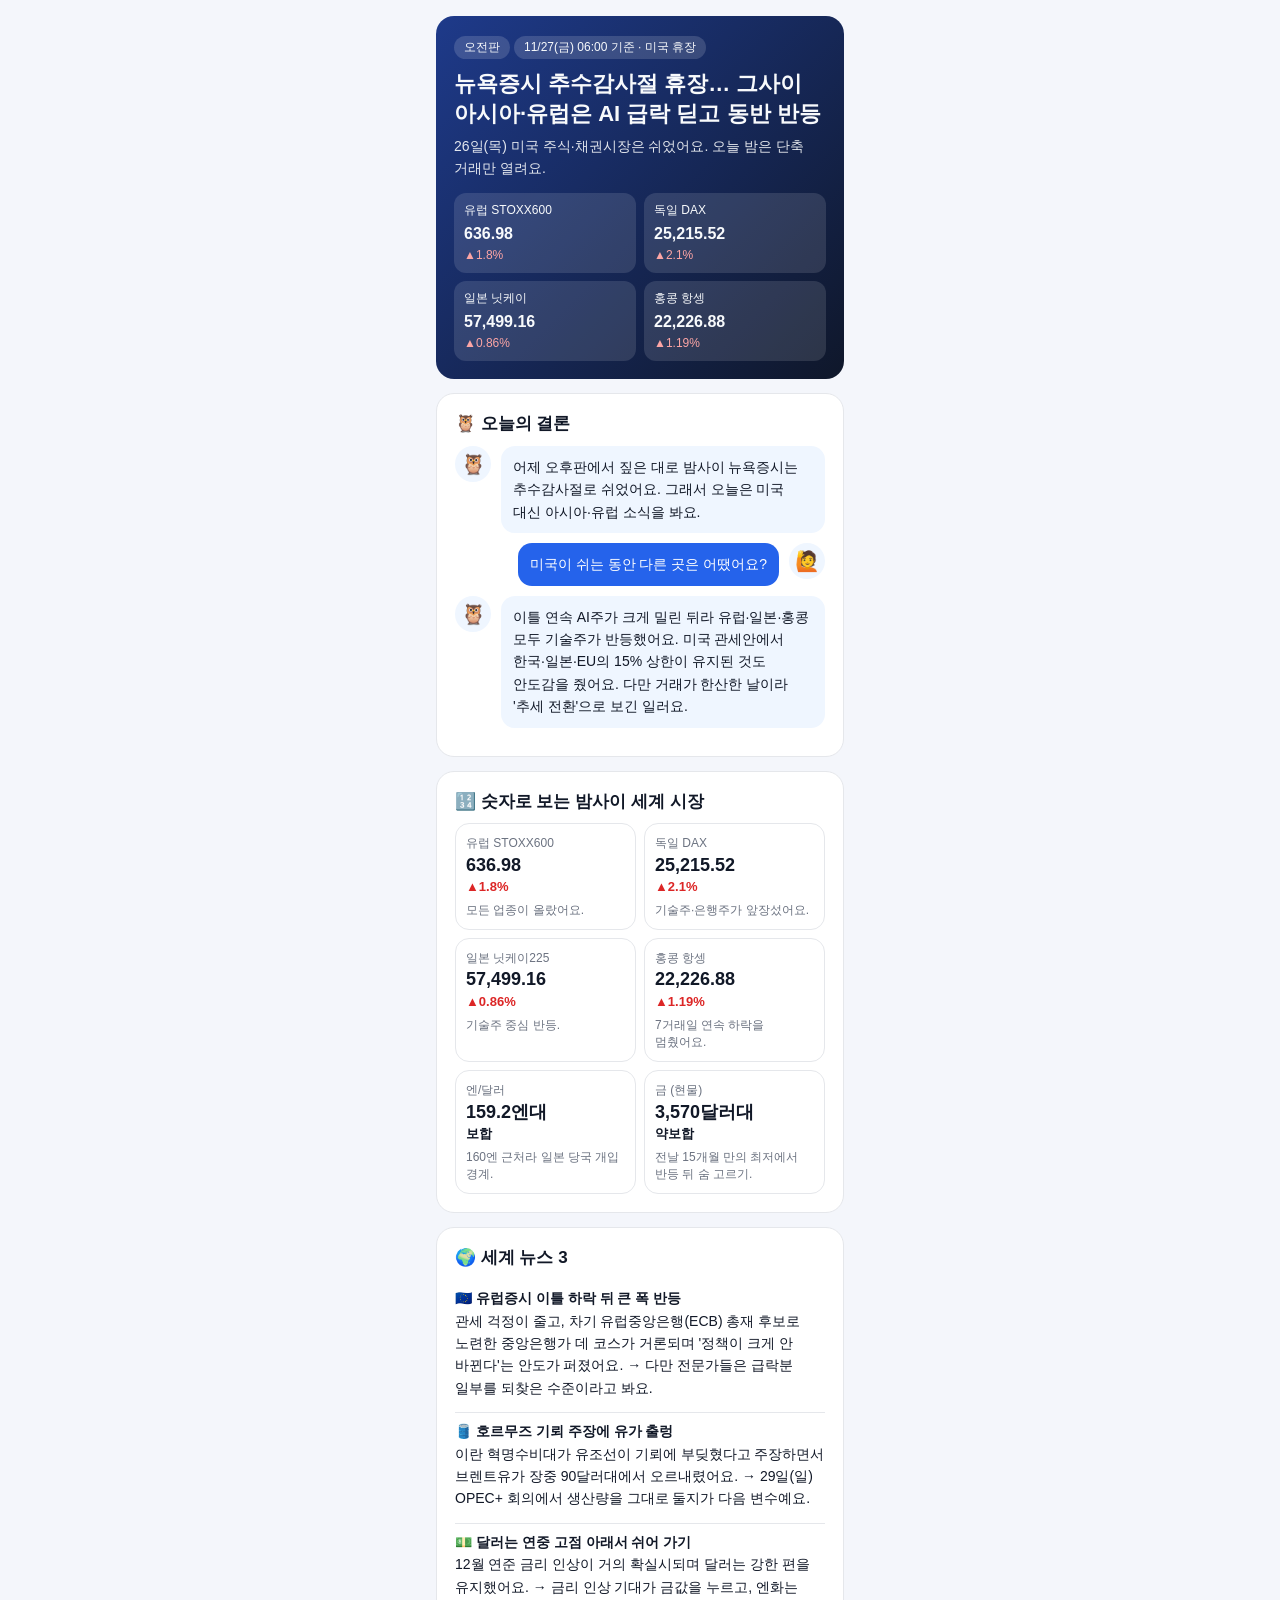
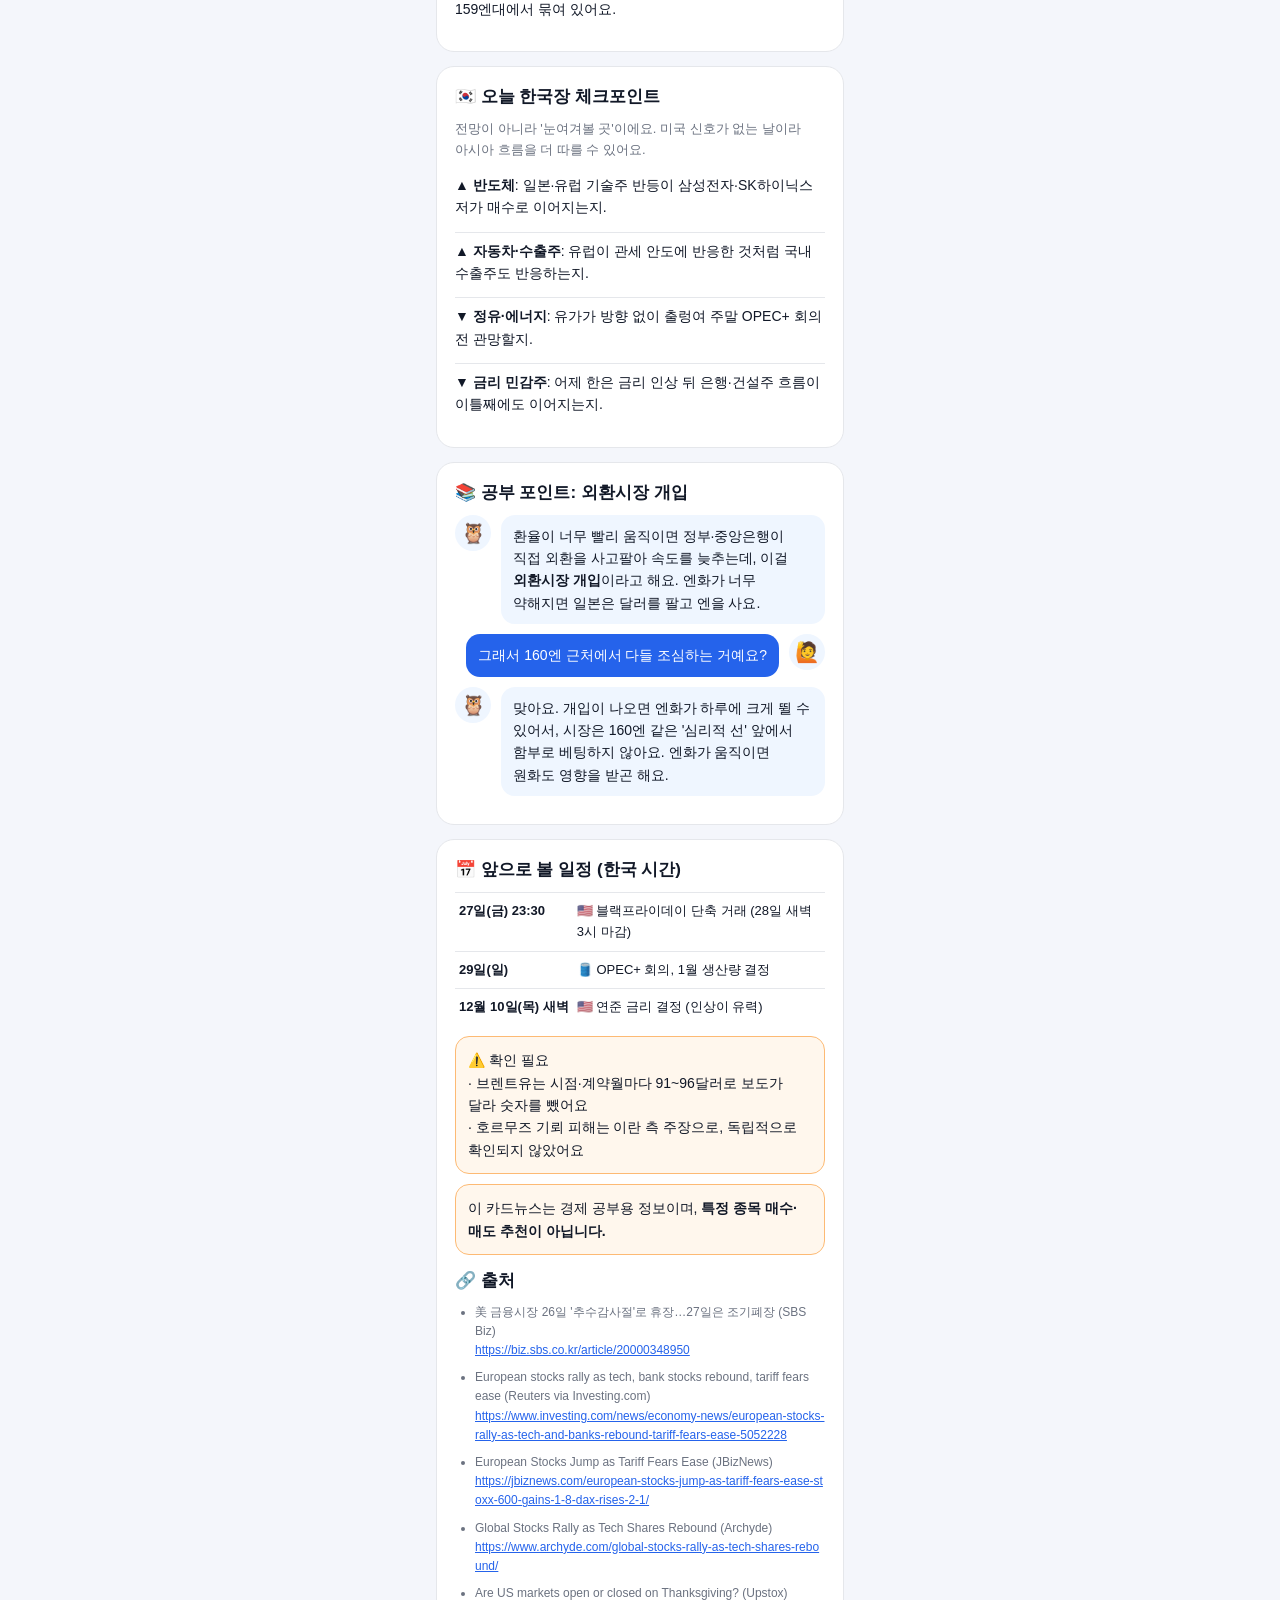
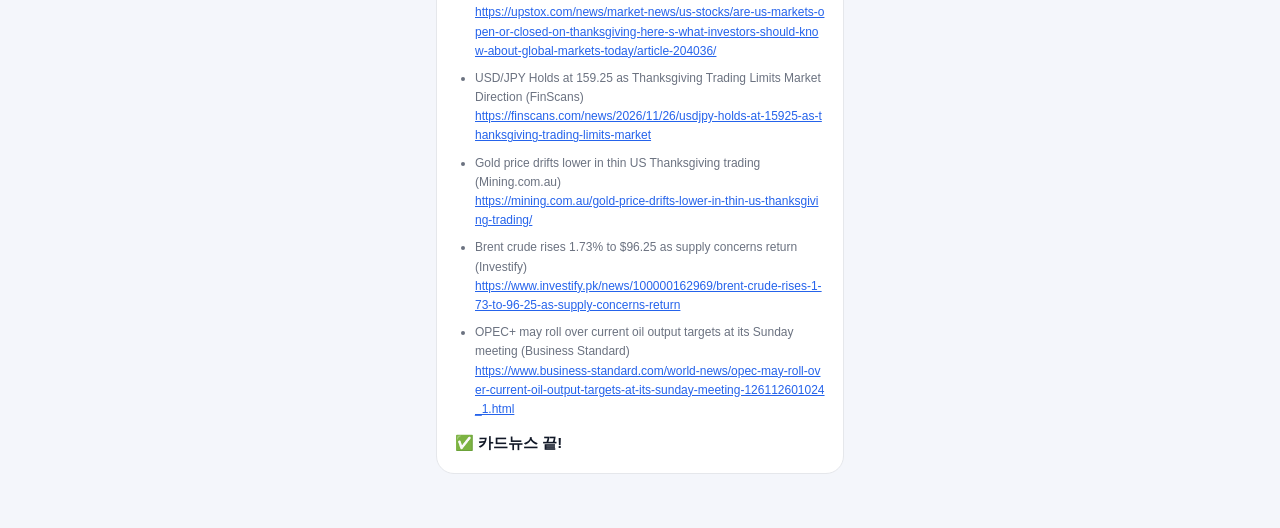
<file: docs/cards/2026-11-27-am.html>
<!doctype html>
<html lang="ko">
<head>
<meta charset="utf-8">
<meta name="viewport" content="width=device-width, initial-scale=1">
<title>11/27 오전판 · 미국 휴장, 아시아·유럽 반등</title>
<style>
:root{--bg:#f4f6fb;--card:#fff;--text:#111827;--muted:#6b7280;--line:#e5e7eb;--accent:#2563eb;--soft:#eff6ff;--up:#dc2626;--down:#2563eb;--warnbg:#fff7ed;--warnline:#fdba74;--studybg:#f0fdf4;--studyline:#86efac;--bartrack:#e5e7eb}
@media (prefers-color-scheme:dark){:root{--bg:#0b1120;--card:#111a2e;--text:#e5e7eb;--muted:#9ca3af;--line:#24314f;--accent:#60a5fa;--soft:#1a2540;--up:#f87171;--down:#60a5fa;--warnbg:#2a1d10;--warnline:#9a5b1c;--studybg:#0f2a1c;--studyline:#1f7a45;--bartrack:#24314f}}
*{box-sizing:border-box}html,body{overflow-x:hidden}
body{margin:0;background:var(--bg);color:var(--text);font:15px/1.6 -apple-system,"Apple SD Gothic Neo","Noto Sans KR",sans-serif;word-break:keep-all;overflow-wrap:anywhere}
.wrap{max-width:440px;margin:0 auto;padding:16px 16px 40px}
.card{background:var(--card);border:1px solid var(--line);border-radius:18px;padding:18px;margin-bottom:14px}
.cover{background:linear-gradient(135deg,#1e3a8a,#0f172a);color:#f8fafc;border:0}
.tag{display:inline-block;font-size:12px;background:rgba(255,255,255,.15);border-radius:999px;padding:2px 10px;margin-right:4px}
h1{font-size:22px;line-height:1.35;margin:10px 0 6px}h2{font-size:17px;margin:0 0 10px;line-height:1.4}
.chips{display:grid;grid-template-columns:1fr 1fr;gap:8px;margin-top:14px}
.chip{background:rgba(255,255,255,.12);border-radius:12px;padding:8px 10px;font-size:12px}
.chip b{display:block;font-size:16px}
.chip .dn{color:#93c5fd}.chip .upc{color:#fca5a5}
.row{display:flex;gap:10px;margin:10px 0}.ava{flex:0 0 36px;height:36px;border-radius:50%;background:var(--soft);display:flex;align-items:center;justify-content:center;font-size:20px}
.bub{background:var(--soft);border-radius:14px;padding:10px 12px;font-size:14px;min-width:0}.me{flex-direction:row-reverse}.me .bub{background:var(--accent);color:#fff}
.grid{display:grid;grid-template-columns:1fr 1fr;gap:8px}
.tile{border:1px solid var(--line);border-radius:14px;padding:10px;min-width:0}
.tile .l{font-size:12px;color:var(--muted)}.tile .v{font-size:18px;font-weight:700;line-height:1.3}
.tile .c{font-size:13px;font-weight:600}.tile .m{font-size:12px;color:var(--muted);margin-top:4px;line-height:1.45}
.up{color:var(--up)}.down{color:var(--down)}
.bar-row{display:grid;grid-template-columns:84px 1fr 66px;align-items:center;gap:8px;margin:8px 0;font-size:13px}
.bar-track{background:var(--bartrack);border-radius:6px;height:12px;overflow:hidden}
.bar{height:100%;border-radius:6px}.bar.neg{background:var(--down)}.bar.pos{background:var(--up)}
.bar-row .p{text-align:right;font-weight:600}
.tl{border-left:2px solid var(--line);margin-left:6px;padding-left:14px}
.tl div{position:relative;margin-bottom:10px;font-size:14px}
.tl div::before{content:"";position:absolute;left:-20px;top:7px;width:10px;height:10px;border-radius:50%;background:var(--accent)}
.tl b{display:block;font-size:12px;color:var(--muted)}
.chain{display:flex;flex-direction:column;gap:4px}
.chain .n{background:var(--soft);border-radius:12px;padding:8px 12px;font-size:14px}
.chain .a{text-align:center;color:var(--muted);font-size:14px;line-height:1}
.cal{width:100%;border-collapse:collapse;font-size:13px}
.cal td{border-top:1px solid var(--line);padding:8px 4px;vertical-align:top}
.cal td:first-child{white-space:nowrap;font-weight:700;width:92px}
.box{border-radius:14px;padding:12px;font-size:14px;margin-top:10px}
.study{background:var(--studybg);border:1px solid var(--studyline)}
.warn{background:var(--warnbg);border:1px solid var(--warnline)}
.imp{list-style:none;padding:0;margin:0}.imp li{padding:7px 0;border-top:1px solid var(--line);font-size:14px}.imp li:first-child{border-top:0}
ol,ul{padding-left:20px;margin:0}li{margin-bottom:6px}.muted{color:var(--muted);font-size:13px}
.src{font-size:12px;color:var(--muted)}.src a{color:var(--accent);word-break:break-all}
.src li{margin-bottom:8px}
</style>
</head>
<body><div class="wrap">

<!-- 1. 표지 -->
<section class="card cover"><span class="tag">오전판</span><span class="tag">11/27(금) 06:00 기준 · 미국 휴장</span>
<h1>뉴욕증시 추수감사절 휴장… 그사이 아시아·유럽은 AI 급락 딛고 동반 반등</h1>
<p style="margin:0;opacity:.9;font-size:14px">26일(목) 미국 주식·채권시장은 쉬었어요. 오늘 밤은 단축 거래만 열려요.</p>
<div class="chips">
<div class="chip">유럽 STOXX600<b>636.98</b><span class="upc">▲1.8%</span></div>
<div class="chip">독일 DAX<b>25,215.52</b><span class="upc">▲2.1%</span></div>
<div class="chip">일본 닛케이<b>57,499.16</b><span class="upc">▲0.86%</span></div>
<div class="chip">홍콩 항셍<b>22,226.88</b><span class="upc">▲1.19%</span></div>
</div></section>

<!-- 2. 오늘의 결론 -->
<section class="card"><h2>🦉 오늘의 결론</h2>
<div class="row"><div class="ava">🦉</div><div class="bub">어제 오후판에서 짚은 대로 밤사이 뉴욕증시는 추수감사절로 쉬었어요. 그래서 오늘은 미국 대신 아시아·유럽 소식을 봐요.</div></div>
<div class="row me"><div class="ava">🙋</div><div class="bub">미국이 쉬는 동안 다른 곳은 어땠어요?</div></div>
<div class="row"><div class="ava">🦉</div><div class="bub">이틀 연속 AI주가 크게 밀린 뒤라 유럽·일본·홍콩 모두 기술주가 반등했어요. 미국 관세안에서 한국·일본·EU의 15% 상한이 유지된 것도 안도감을 줬어요. 다만 거래가 한산한 날이라 '추세 전환'으로 보긴 일러요.</div></div>
</section>

<!-- 3. 숫자 타일 -->
<section class="card"><h2>🔢 숫자로 보는 밤사이 세계 시장</h2>
<div class="grid">
<div class="tile"><div class="l">유럽 STOXX600</div><div class="v">636.98</div><div class="c up">▲1.8%</div><div class="m">모든 업종이 올랐어요.</div></div>
<div class="tile"><div class="l">독일 DAX</div><div class="v">25,215.52</div><div class="c up">▲2.1%</div><div class="m">기술주·은행주가 앞장섰어요.</div></div>
<div class="tile"><div class="l">일본 닛케이225</div><div class="v">57,499.16</div><div class="c up">▲0.86%</div><div class="m">기술주 중심 반등.</div></div>
<div class="tile"><div class="l">홍콩 항셍</div><div class="v">22,226.88</div><div class="c up">▲1.19%</div><div class="m">7거래일 연속 하락을 멈췄어요.</div></div>
<div class="tile"><div class="l">엔/달러</div><div class="v">159.2엔대</div><div class="c">보합</div><div class="m">160엔 근처라 일본 당국 개입 경계.</div></div>
<div class="tile"><div class="l">금 (현물)</div><div class="v">3,570달러대</div><div class="c">약보합</div><div class="m">전날 15개월 만의 최저에서 반등 뒤 숨 고르기.</div></div>
</div></section>

<!-- 4. 세계 뉴스 -->
<section class="card"><h2>🌍 세계 뉴스 3</h2>
<ul class="imp">
<li>🇪🇺 <b>유럽증시 이틀 하락 뒤 큰 폭 반등</b><br>관세 걱정이 줄고, 차기 유럽중앙은행(ECB) 총재 후보로 노련한 중앙은행가 데 코스가 거론되며 '정책이 크게 안 바뀐다'는 안도가 퍼졌어요. → 다만 전문가들은 급락분 일부를 되찾은 수준이라고 봐요.</li>
<li>🛢️ <b>호르무즈 기뢰 주장에 유가 출렁</b><br>이란 혁명수비대가 유조선이 기뢰에 부딪혔다고 주장하면서 브렌트유가 장중 90달러대에서 오르내렸어요. → 29일(일) OPEC+ 회의에서 생산량을 그대로 둘지가 다음 변수예요.</li>
<li>💵 <b>달러는 연중 고점 아래서 쉬어 가기</b><br>12월 연준 금리 인상이 거의 확실시되며 달러는 강한 편을 유지했어요. → 금리 인상 기대가 금값을 누르고, 엔화는 159엔대에서 묶여 있어요.</li>
</ul></section>

<!-- 5. 한국장 체크포인트 -->
<section class="card"><h2>🇰🇷 오늘 한국장 체크포인트</h2>
<p class="muted" style="margin:0 0 6px">전망이 아니라 '눈여겨볼 곳'이에요. 미국 신호가 없는 날이라 아시아 흐름을 더 따를 수 있어요.</p>
<ul class="imp">
<li>▲ <b>반도체</b>: 일본·유럽 기술주 반등이 삼성전자·SK하이닉스 저가 매수로 이어지는지.</li>
<li>▲ <b>자동차·수출주</b>: 유럽이 관세 안도에 반응한 것처럼 국내 수출주도 반응하는지.</li>
<li>▼ <b>정유·에너지</b>: 유가가 방향 없이 출렁여 주말 OPEC+ 회의 전 관망할지.</li>
<li>▼ <b>금리 민감주</b>: 어제 한은 금리 인상 뒤 은행·건설주 흐름이 이틀째에도 이어지는지.</li>
</ul></section>

<!-- 6. 공부 -->
<section class="card"><h2>📚 공부 포인트: 외환시장 개입</h2>
<div class="row"><div class="ava">🦉</div><div class="bub">환율이 너무 빨리 움직이면 정부·중앙은행이 직접 외환을 사고팔아 속도를 늦추는데, 이걸 <b>외환시장 개입</b>이라고 해요. 엔화가 너무 약해지면 일본은 달러를 팔고 엔을 사요.</div></div>
<div class="row me"><div class="ava">🙋</div><div class="bub">그래서 160엔 근처에서 다들 조심하는 거예요?</div></div>
<div class="row"><div class="ava">🦉</div><div class="bub">맞아요. 개입이 나오면 엔화가 하루에 크게 뛸 수 있어서, 시장은 160엔 같은 '심리적 선' 앞에서 함부로 베팅하지 않아요. 엔화가 움직이면 원화도 영향을 받곤 해요.</div></div>
</section>

<!-- 7. 일정 + 마무리 -->
<section class="card"><h2>📅 앞으로 볼 일정 (한국 시간)</h2>
<table class="cal">
<tr><td>27일(금) 23:30</td><td>🇺🇸 블랙프라이데이 단축 거래 (28일 새벽 3시 마감)</td></tr>
<tr><td>29일(일)</td><td>🛢️ OPEC+ 회의, 1월 생산량 결정</td></tr>
<tr><td>12월 10일(목) 새벽</td><td>🇺🇸 연준 금리 결정 (인상이 유력)</td></tr>
</table>
<div class="box warn">⚠️ 확인 필요<br>· 브렌트유는 시점·계약월마다 91~96달러로 보도가 달라 숫자를 뺐어요<br>· 호르무즈 기뢰 피해는 이란 측 주장으로, 독립적으로 확인되지 않았어요</div>
<div class="box warn">이 카드뉴스는 경제 공부용 정보이며, <b>특정 종목 매수·매도 추천이 아닙니다.</b></div>
<h2 style="margin-top:14px">🔗 출처</h2>
<ul class="src">
<li>美 금융시장 26일 '추수감사절'로 휴장…27일은 조기폐장 (SBS Biz)<br><a href="https://biz.sbs.co.kr/article/20000348950">https://biz.sbs.co.kr/article/20000348950</a></li>
<li>European stocks rally as tech, bank stocks rebound, tariff fears ease (Reuters via Investing.com)<br><a href="https://www.investing.com/news/economy-news/european-stocks-rally-as-tech-and-banks-rebound-tariff-fears-ease-5052228">https://www.investing.com/news/economy-news/european-stocks-rally-as-tech-and-banks-rebound-tariff-fears-ease-5052228</a></li>
<li>European Stocks Jump as Tariff Fears Ease (JBizNews)<br><a href="https://jbiznews.com/european-stocks-jump-as-tariff-fears-ease-stoxx-600-gains-1-8-dax-rises-2-1/">https://jbiznews.com/european-stocks-jump-as-tariff-fears-ease-stoxx-600-gains-1-8-dax-rises-2-1/</a></li>
<li>Global Stocks Rally as Tech Shares Rebound (Archyde)<br><a href="https://www.archyde.com/global-stocks-rally-as-tech-shares-rebound/">https://www.archyde.com/global-stocks-rally-as-tech-shares-rebound/</a></li>
<li>Are US markets open or closed on Thanksgiving? (Upstox)<br><a href="https://upstox.com/news/market-news/us-stocks/are-us-markets-open-or-closed-on-thanksgiving-here-s-what-investors-should-know-about-global-markets-today/article-204036/">https://upstox.com/news/market-news/us-stocks/are-us-markets-open-or-closed-on-thanksgiving-here-s-what-investors-should-know-about-global-markets-today/article-204036/</a></li>
<li>USD/JPY Holds at 159.25 as Thanksgiving Trading Limits Market Direction (FinScans)<br><a href="https://finscans.com/news/2026/11/26/usdjpy-holds-at-15925-as-thanksgiving-trading-limits-market">https://finscans.com/news/2026/11/26/usdjpy-holds-at-15925-as-thanksgiving-trading-limits-market</a></li>
<li>Gold price drifts lower in thin US Thanksgiving trading (Mining.com.au)<br><a href="https://mining.com.au/gold-price-drifts-lower-in-thin-us-thanksgiving-trading/">https://mining.com.au/gold-price-drifts-lower-in-thin-us-thanksgiving-trading/</a></li>
<li>Brent crude rises 1.73% to $96.25 as supply concerns return (Investify)<br><a href="https://www.investify.pk/news/100000162969/brent-crude-rises-1-73-to-96-25-as-supply-concerns-return">https://www.investify.pk/news/100000162969/brent-crude-rises-1-73-to-96-25-as-supply-concerns-return</a></li>
<li>OPEC+ may roll over current oil output targets at its Sunday meeting (Business Standard)<br><a href="https://www.business-standard.com/world-news/opec-may-roll-over-current-oil-output-targets-at-its-sunday-meeting-126112601024_1.html">https://www.business-standard.com/world-news/opec-may-roll-over-current-oil-output-targets-at-its-sunday-meeting-126112601024_1.html</a></li>
</ul>
<p style="margin:12px 0 0;font-weight:700">✅ 카드뉴스 끝!</p>
</section>

</div></body></html>
</file>
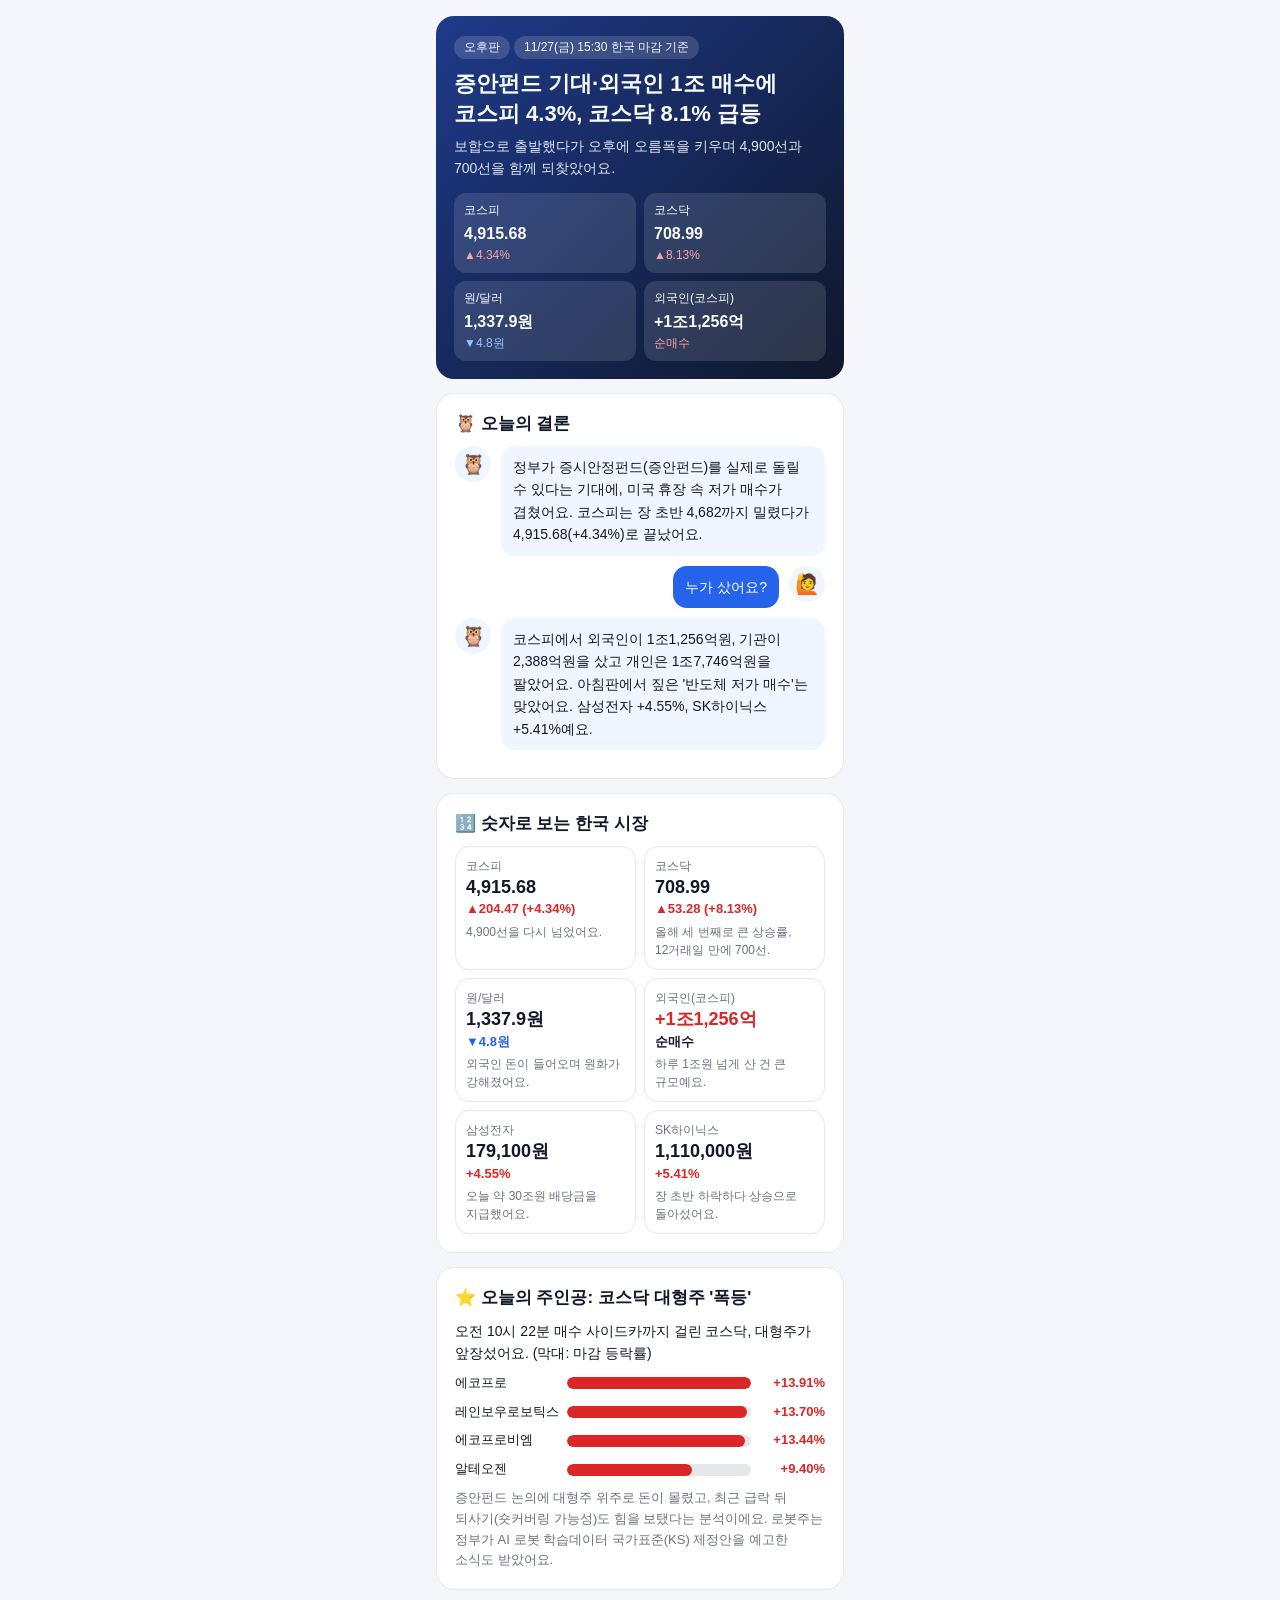
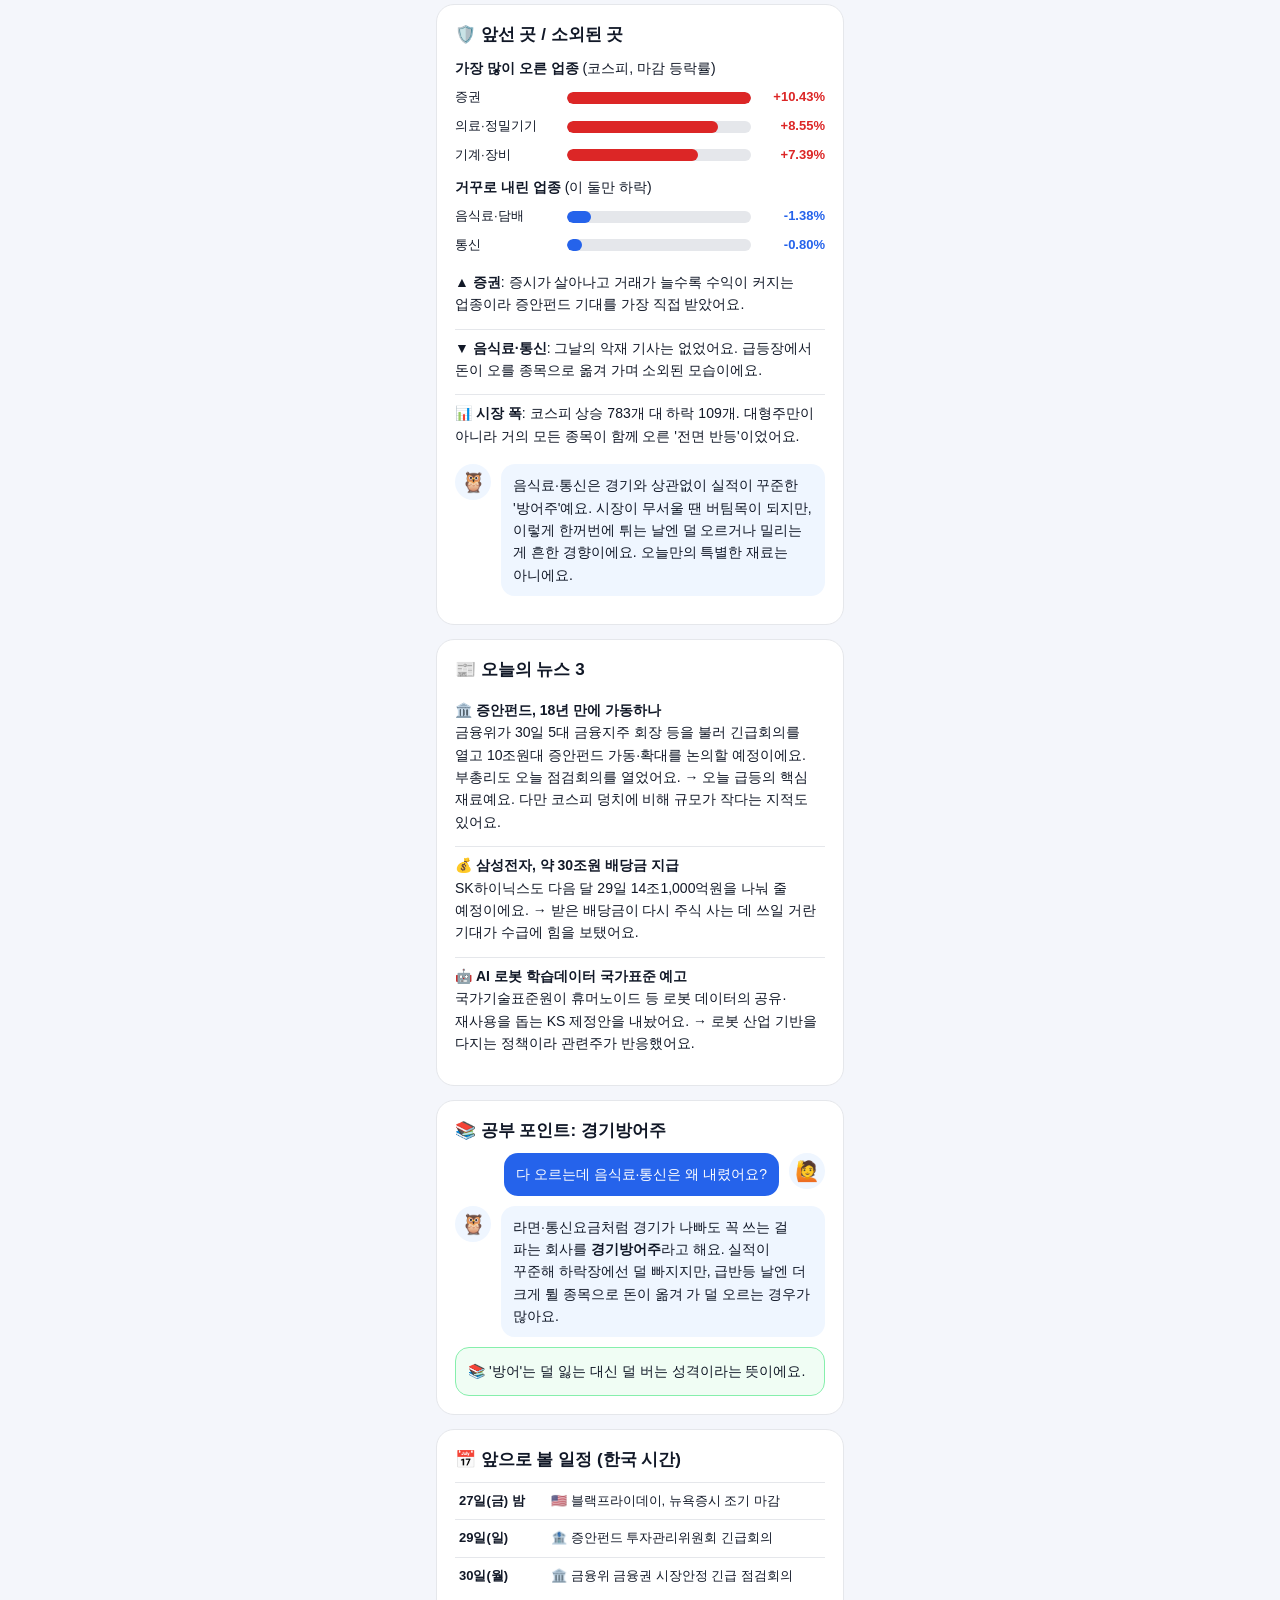
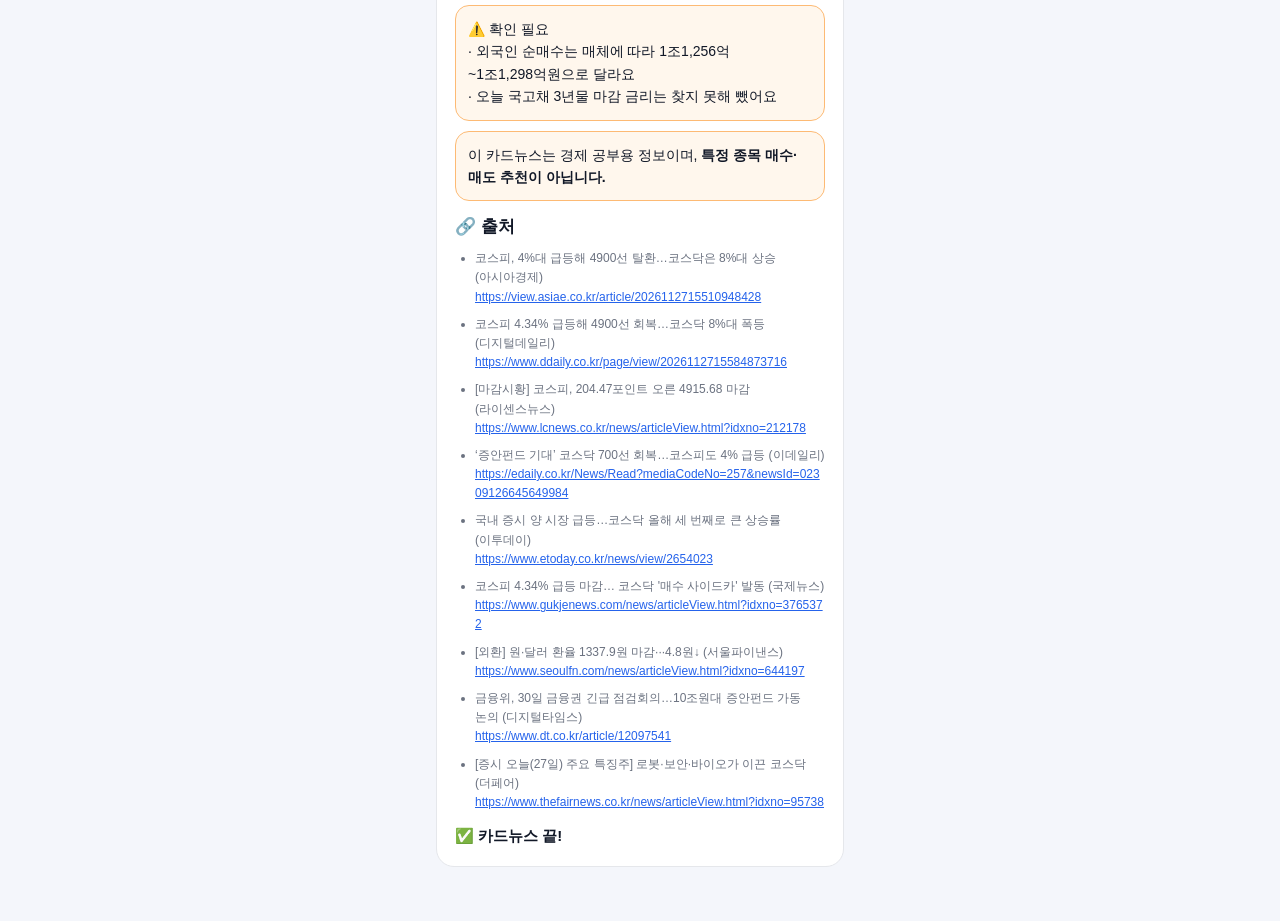
<file: docs/cards/2026-11-27-pm.html>
<!doctype html>
<html lang="ko">
<head>
<meta charset="utf-8">
<meta name="viewport" content="width=device-width, initial-scale=1">
<title>11/27 오후판 · 증안펀드 기대에 코스피 4%·코스닥 8% 급등</title>
<style>
:root{--bg:#f4f6fb;--card:#fff;--text:#111827;--muted:#6b7280;--line:#e5e7eb;--accent:#2563eb;--soft:#eff6ff;--up:#dc2626;--down:#2563eb;--warnbg:#fff7ed;--warnline:#fdba74;--studybg:#f0fdf4;--studyline:#86efac;--bartrack:#e5e7eb}
@media (prefers-color-scheme:dark){:root{--bg:#0b1120;--card:#111a2e;--text:#e5e7eb;--muted:#9ca3af;--line:#24314f;--accent:#60a5fa;--soft:#1a2540;--up:#f87171;--down:#60a5fa;--warnbg:#2a1d10;--warnline:#9a5b1c;--studybg:#0f2a1c;--studyline:#1f7a45;--bartrack:#24314f}}
*{box-sizing:border-box}html,body{overflow-x:hidden}
body{margin:0;background:var(--bg);color:var(--text);font:15px/1.6 -apple-system,"Apple SD Gothic Neo","Noto Sans KR",sans-serif;word-break:keep-all;overflow-wrap:anywhere}
.wrap{max-width:440px;margin:0 auto;padding:16px 16px 40px}
.card{background:var(--card);border:1px solid var(--line);border-radius:18px;padding:18px;margin-bottom:14px}
.cover{background:linear-gradient(135deg,#1e3a8a,#0f172a);color:#f8fafc;border:0}
.tag{display:inline-block;font-size:12px;background:rgba(255,255,255,.15);border-radius:999px;padding:2px 10px;margin-right:4px}
h1{font-size:22px;line-height:1.35;margin:10px 0 6px}h2{font-size:17px;margin:0 0 10px;line-height:1.4}
.chips{display:grid;grid-template-columns:1fr 1fr;gap:8px;margin-top:14px}
.chip{background:rgba(255,255,255,.12);border-radius:12px;padding:8px 10px;font-size:12px}
.chip b{display:block;font-size:16px}
.chip .dn{color:#93c5fd}.chip .upc{color:#fca5a5}
.row{display:flex;gap:10px;margin:10px 0}.ava{flex:0 0 36px;height:36px;border-radius:50%;background:var(--soft);display:flex;align-items:center;justify-content:center;font-size:20px}
.bub{background:var(--soft);border-radius:14px;padding:10px 12px;font-size:14px;min-width:0}.me{flex-direction:row-reverse}.me .bub{background:var(--accent);color:#fff}
.grid{display:grid;grid-template-columns:1fr 1fr;gap:8px}
.tile{border:1px solid var(--line);border-radius:14px;padding:10px;min-width:0}
.tile .l{font-size:12px;color:var(--muted)}.tile .v{font-size:18px;font-weight:700;line-height:1.3}
.tile .c{font-size:13px;font-weight:600}.tile .m{font-size:12px;color:var(--muted);margin-top:4px;line-height:1.45}
.up{color:var(--up)}.down{color:var(--down)}
.bar-row{display:grid;grid-template-columns:104px 1fr 66px;align-items:center;gap:8px;margin:8px 0;font-size:13px}
.bar-track{background:var(--bartrack);border-radius:6px;height:12px;overflow:hidden}
.bar{height:100%;border-radius:6px}.bar.neg{background:var(--down)}.bar.pos{background:var(--up)}
.bar-row .p{text-align:right;font-weight:600}
.tl{border-left:2px solid var(--line);margin-left:6px;padding-left:14px}
.tl div{position:relative;margin-bottom:10px;font-size:14px}
.tl div::before{content:"";position:absolute;left:-20px;top:7px;width:10px;height:10px;border-radius:50%;background:var(--accent)}
.tl b{display:block;font-size:12px;color:var(--muted)}
.chain{display:flex;flex-direction:column;gap:4px}
.chain .n{background:var(--soft);border-radius:12px;padding:8px 12px;font-size:14px}
.chain .a{text-align:center;color:var(--muted);font-size:14px;line-height:1}
.cal{width:100%;border-collapse:collapse;font-size:13px}
.cal td{border-top:1px solid var(--line);padding:8px 4px;vertical-align:top}
.cal td:first-child{white-space:nowrap;font-weight:700;width:92px}
.box{border-radius:14px;padding:12px;font-size:14px;margin-top:10px}
.study{background:var(--studybg);border:1px solid var(--studyline)}
.warn{background:var(--warnbg);border:1px solid var(--warnline)}
.imp{list-style:none;padding:0;margin:0}.imp li{padding:7px 0;border-top:1px solid var(--line);font-size:14px}.imp li:first-child{border-top:0}
ol,ul{padding-left:20px;margin:0}li{margin-bottom:6px}.muted{color:var(--muted);font-size:13px}
.src{font-size:12px;color:var(--muted)}.src a{color:var(--accent);word-break:break-all}
.src li{margin-bottom:8px}
</style>
</head>
<body><div class="wrap">

<!-- 1. 표지 -->
<section class="card cover"><span class="tag">오후판</span><span class="tag">11/27(금) 15:30 한국 마감 기준</span>
<h1>증안펀드 기대·외국인 1조 매수에 코스피 4.3%, 코스닥 8.1% 급등</h1>
<p style="margin:0;opacity:.9;font-size:14px">보합으로 출발했다가 오후에 오름폭을 키우며 4,900선과 700선을 함께 되찾았어요.</p>
<div class="chips">
<div class="chip">코스피<b>4,915.68</b><span class="upc">▲4.34%</span></div>
<div class="chip">코스닥<b>708.99</b><span class="upc">▲8.13%</span></div>
<div class="chip">원/달러<b>1,337.9원</b><span class="dn">▼4.8원</span></div>
<div class="chip">외국인(코스피)<b>+1조1,256억</b><span class="upc">순매수</span></div>
</div></section>

<!-- 2. 오늘의 결론 -->
<section class="card"><h2>🦉 오늘의 결론</h2>
<div class="row"><div class="ava">🦉</div><div class="bub">정부가 증시안정펀드(증안펀드)를 실제로 돌릴 수 있다는 기대에, 미국 휴장 속 저가 매수가 겹쳤어요. 코스피는 장 초반 4,682까지 밀렸다가 4,915.68(+4.34%)로 끝났어요.</div></div>
<div class="row me"><div class="ava">🙋</div><div class="bub">누가 샀어요?</div></div>
<div class="row"><div class="ava">🦉</div><div class="bub">코스피에서 외국인이 1조1,256억원, 기관이 2,388억원을 샀고 개인은 1조7,746억원을 팔았어요. 아침판에서 짚은 '반도체 저가 매수'는 맞았어요. 삼성전자 +4.55%, SK하이닉스 +5.41%예요.</div></div>
</section>

<!-- 3. 숫자 타일 -->
<section class="card"><h2>🔢 숫자로 보는 한국 시장</h2>
<div class="grid">
<div class="tile"><div class="l">코스피</div><div class="v">4,915.68</div><div class="c up">▲204.47 (+4.34%)</div><div class="m">4,900선을 다시 넘었어요.</div></div>
<div class="tile"><div class="l">코스닥</div><div class="v">708.99</div><div class="c up">▲53.28 (+8.13%)</div><div class="m">올해 세 번째로 큰 상승률, 12거래일 만에 700선.</div></div>
<div class="tile"><div class="l">원/달러</div><div class="v">1,337.9원</div><div class="c down">▼4.8원</div><div class="m">외국인 돈이 들어오며 원화가 강해졌어요.</div></div>
<div class="tile"><div class="l">외국인(코스피)</div><div class="v up">+1조1,256억</div><div class="c">순매수</div><div class="m">하루 1조원 넘게 산 건 큰 규모예요.</div></div>
<div class="tile"><div class="l">삼성전자</div><div class="v">179,100원</div><div class="c up">+4.55%</div><div class="m">오늘 약 30조원 배당금을 지급했어요.</div></div>
<div class="tile"><div class="l">SK하이닉스</div><div class="v">1,110,000원</div><div class="c up">+5.41%</div><div class="m">장 초반 하락하다 상승으로 돌아섰어요.</div></div>
</div></section>

<!-- 4. 오늘의 주인공 -->
<section class="card"><h2>⭐ 오늘의 주인공: 코스닥 대형주 '폭등'</h2>
<p style="margin:0 0 8px;font-size:14px">오전 10시 22분 매수 사이드카까지 걸린 코스닥, 대형주가 앞장섰어요. (막대: 마감 등락률)</p>
<div class="bar-row"><span>에코프로</span><div class="bar-track"><div class="bar pos" style="width:100%"></div></div><span class="p up">+13.91%</span></div>
<div class="bar-row"><span>레인보우로보틱스</span><div class="bar-track"><div class="bar pos" style="width:98%"></div></div><span class="p up">+13.70%</span></div>
<div class="bar-row"><span>에코프로비엠</span><div class="bar-track"><div class="bar pos" style="width:97%"></div></div><span class="p up">+13.44%</span></div>
<div class="bar-row"><span>알테오젠</span><div class="bar-track"><div class="bar pos" style="width:68%"></div></div><span class="p up">+9.40%</span></div>
<p class="muted" style="margin:6px 0 0">증안펀드 논의에 대형주 위주로 돈이 몰렸고, 최근 급락 뒤 되사기(숏커버링 가능성)도 힘을 보탰다는 분석이에요. 로봇주는 정부가 AI 로봇 학습데이터 국가표준(KS) 제정안을 예고한 소식도 받았어요.</p>
</section>

<!-- 5. 강세 / 소외 -->
<section class="card"><h2>🛡️ 앞선 곳 / 소외된 곳</h2>
<p style="margin:0 0 4px;font-size:14px"><b>가장 많이 오른 업종</b> (코스피, 마감 등락률)</p>
<div class="bar-row"><span>증권</span><div class="bar-track"><div class="bar pos" style="width:100%"></div></div><span class="p up">+10.43%</span></div>
<div class="bar-row"><span>의료·정밀기기</span><div class="bar-track"><div class="bar pos" style="width:82%"></div></div><span class="p up">+8.55%</span></div>
<div class="bar-row"><span>기계·장비</span><div class="bar-track"><div class="bar pos" style="width:71%"></div></div><span class="p up">+7.39%</span></div>
<p style="margin:10px 0 4px;font-size:14px"><b>거꾸로 내린 업종</b> (이 둘만 하락)</p>
<div class="bar-row"><span>음식료·담배</span><div class="bar-track"><div class="bar neg" style="width:13%"></div></div><span class="p down">-1.38%</span></div>
<div class="bar-row"><span>통신</span><div class="bar-track"><div class="bar neg" style="width:8%"></div></div><span class="p down">-0.80%</span></div>
<ul class="imp" style="margin-top:8px">
<li>▲ <b>증권</b>: 증시가 살아나고 거래가 늘수록 수익이 커지는 업종이라 증안펀드 기대를 가장 직접 받았어요.</li>
<li>▼ <b>음식료·통신</b>: 그날의 악재 기사는 없었어요. 급등장에서 돈이 오를 종목으로 옮겨 가며 소외된 모습이에요.</li>
<li>📊 <b>시장 폭</b>: 코스피 상승 783개 대 하락 109개. 대형주만이 아니라 거의 모든 종목이 함께 오른 '전면 반등'이었어요.</li>
</ul>
<div class="row"><div class="ava">🦉</div><div class="bub">음식료·통신은 경기와 상관없이 실적이 꾸준한 '방어주'예요. 시장이 무서울 땐 버팀목이 되지만, 이렇게 한꺼번에 튀는 날엔 덜 오르거나 밀리는 게 흔한 경향이에요. 오늘만의 특별한 재료는 아니에요.</div></div>
</section>

<!-- 6. 오늘의 뉴스 -->
<section class="card"><h2>📰 오늘의 뉴스 3</h2>
<ul class="imp">
<li>🏛️ <b>증안펀드, 18년 만에 가동하나</b><br>금융위가 30일 5대 금융지주 회장 등을 불러 긴급회의를 열고 10조원대 증안펀드 가동·확대를 논의할 예정이에요. 부총리도 오늘 점검회의를 열었어요. → 오늘 급등의 핵심 재료예요. 다만 코스피 덩치에 비해 규모가 작다는 지적도 있어요.</li>
<li>💰 <b>삼성전자, 약 30조원 배당금 지급</b><br>SK하이닉스도 다음 달 29일 14조1,000억원을 나눠 줄 예정이에요. → 받은 배당금이 다시 주식 사는 데 쓰일 거란 기대가 수급에 힘을 보탰어요.</li>
<li>🤖 <b>AI 로봇 학습데이터 국가표준 예고</b><br>국가기술표준원이 휴머노이드 등 로봇 데이터의 공유·재사용을 돕는 KS 제정안을 내놨어요. → 로봇 산업 기반을 다지는 정책이라 관련주가 반응했어요.</li>
</ul></section>

<!-- 7. 공부 -->
<section class="card"><h2>📚 공부 포인트: 경기방어주</h2>
<div class="row me"><div class="ava">🙋</div><div class="bub">다 오르는데 음식료·통신은 왜 내렸어요?</div></div>
<div class="row"><div class="ava">🦉</div><div class="bub">라면·통신요금처럼 경기가 나빠도 꼭 쓰는 걸 파는 회사를 <b>경기방어주</b>라고 해요. 실적이 꾸준해 하락장에선 덜 빠지지만, 급반등 날엔 더 크게 튈 종목으로 돈이 옮겨 가 덜 오르는 경우가 많아요.</div></div>
<div class="box study">📚 '방어'는 덜 잃는 대신 덜 버는 성격이라는 뜻이에요.</div>
</section>

<!-- 8. 일정 + 마무리 -->
<section class="card"><h2>📅 앞으로 볼 일정 (한국 시간)</h2>
<table class="cal">
<tr><td>27일(금) 밤</td><td>🇺🇸 블랙프라이데이, 뉴욕증시 조기 마감</td></tr>
<tr><td>29일(일)</td><td>🏦 증안펀드 투자관리위원회 긴급회의</td></tr>
<tr><td>30일(월)</td><td>🏛️ 금융위 금융권 시장안정 긴급 점검회의</td></tr>
</table>
<div class="box warn">⚠️ 확인 필요<br>· 외국인 순매수는 매체에 따라 1조1,256억~1조1,298억원으로 달라요<br>· 오늘 국고채 3년물 마감 금리는 찾지 못해 뺐어요</div>
<div class="box warn">이 카드뉴스는 경제 공부용 정보이며, <b>특정 종목 매수·매도 추천이 아닙니다.</b></div>
<h2 style="margin-top:14px">🔗 출처</h2>
<ul class="src">
<li>코스피, 4%대 급등해 4900선 탈환…코스닥은 8%대 상승 (아시아경제)<br><a href="https://view.asiae.co.kr/article/2026112715510948428">https://view.asiae.co.kr/article/2026112715510948428</a></li>
<li>코스피 4.34% 급등해 4900선 회복…코스닥 8%대 폭등 (디지털데일리)<br><a href="https://www.ddaily.co.kr/page/view/2026112715584873716">https://www.ddaily.co.kr/page/view/2026112715584873716</a></li>
<li>[마감시황] 코스피, 204.47포인트 오른 4915.68 마감 (라이센스뉴스)<br><a href="https://www.lcnews.co.kr/news/articleView.html?idxno=212178">https://www.lcnews.co.kr/news/articleView.html?idxno=212178</a></li>
<li>‘증안펀드 기대’ 코스닥 700선 회복…코스피도 4% 급등 (이데일리)<br><a href="https://edaily.co.kr/News/Read?mediaCodeNo=257&amp;newsId=02309126645649984">https://edaily.co.kr/News/Read?mediaCodeNo=257&amp;newsId=02309126645649984</a></li>
<li>국내 증시 양 시장 급등…코스닥 올해 세 번째로 큰 상승률 (이투데이)<br><a href="https://www.etoday.co.kr/news/view/2654023">https://www.etoday.co.kr/news/view/2654023</a></li>
<li>코스피 4.34% 급등 마감… 코스닥 '매수 사이드카' 발동 (국제뉴스)<br><a href="https://www.gukjenews.com/news/articleView.html?idxno=3765372">https://www.gukjenews.com/news/articleView.html?idxno=3765372</a></li>
<li>[외환] 원·달러 환율 1337.9원 마감···4.8원↓ (서울파이낸스)<br><a href="https://www.seoulfn.com/news/articleView.html?idxno=644197">https://www.seoulfn.com/news/articleView.html?idxno=644197</a></li>
<li>금융위, 30일 금융권 긴급 점검회의…10조원대 증안펀드 가동 논의 (디지털타임스)<br><a href="https://www.dt.co.kr/article/12097541">https://www.dt.co.kr/article/12097541</a></li>
<li>[증시 오늘(27일) 주요 특징주] 로봇·보안·바이오가 이끈 코스닥 (더페어)<br><a href="https://www.thefairnews.co.kr/news/articleView.html?idxno=95738">https://www.thefairnews.co.kr/news/articleView.html?idxno=95738</a></li>
</ul>
<p style="margin:12px 0 0;font-weight:700">✅ 카드뉴스 끝!</p>
</section>

</div></body></html>
</file>
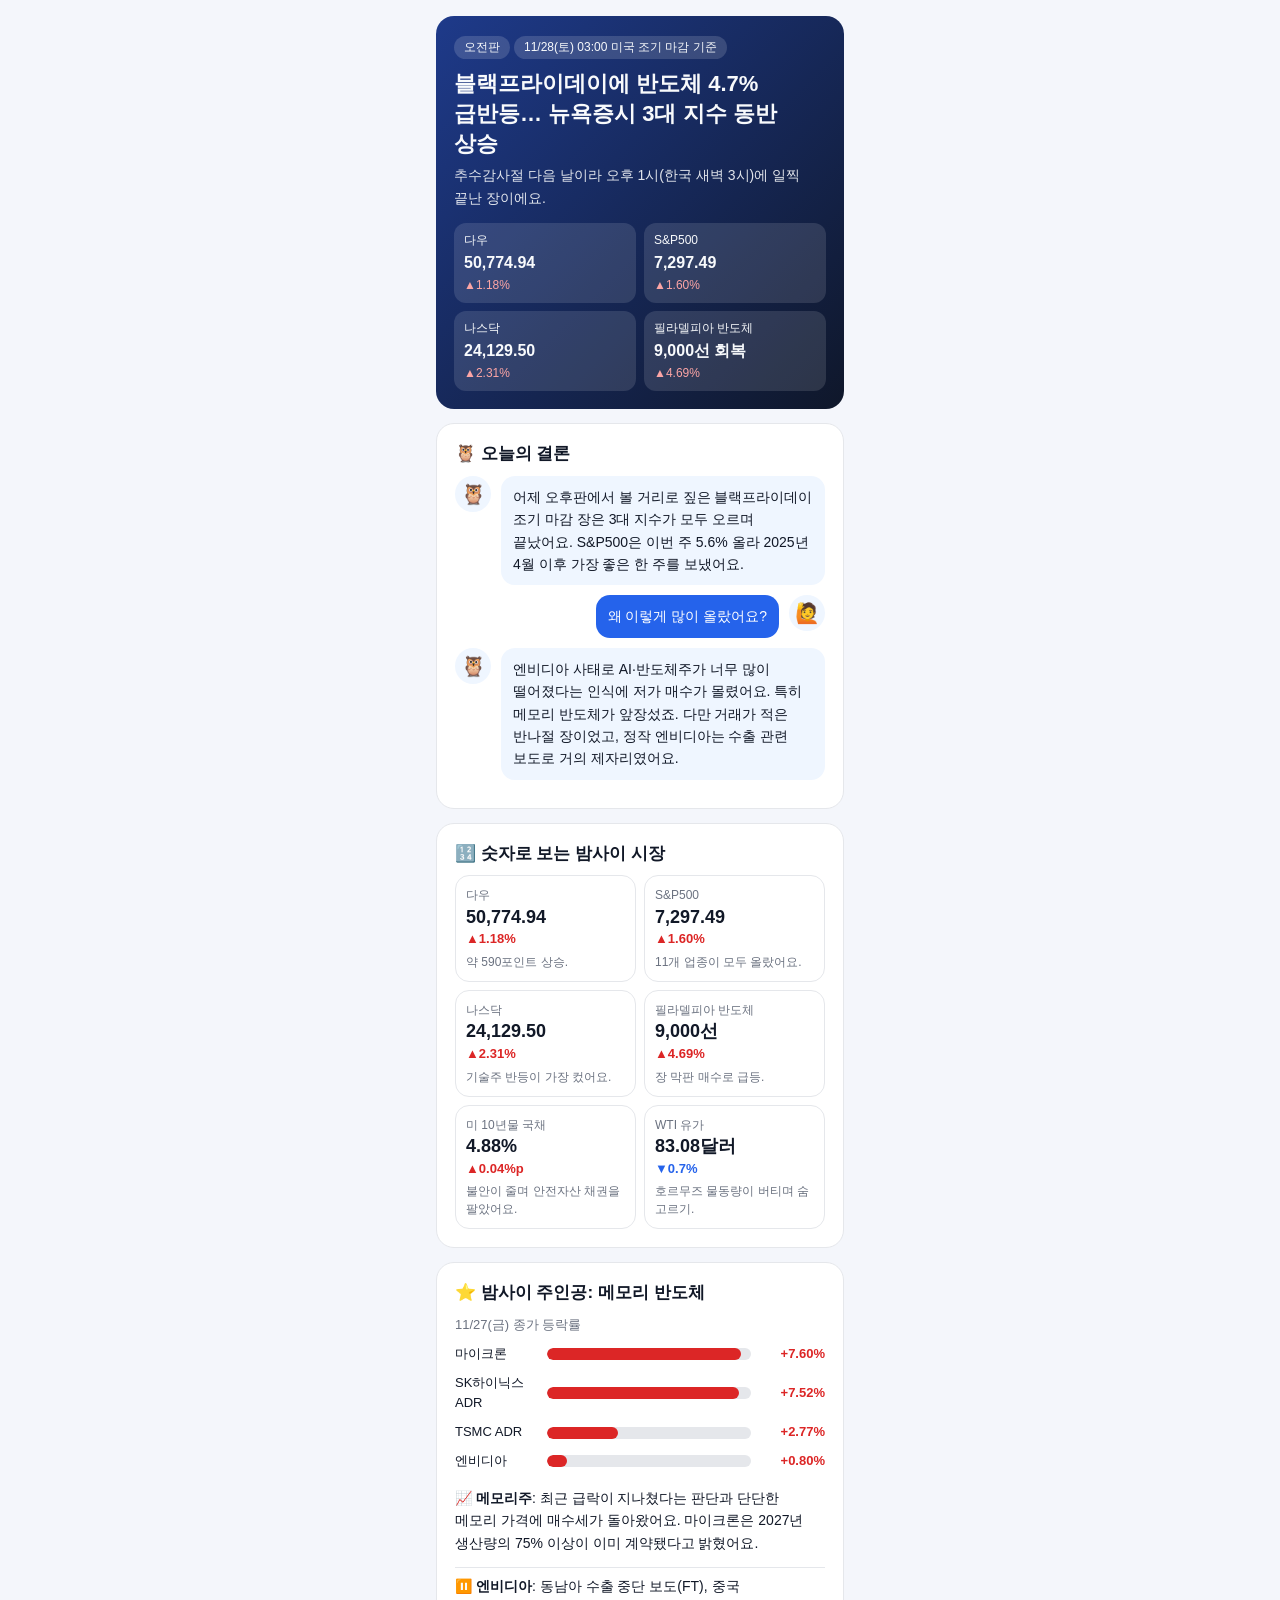
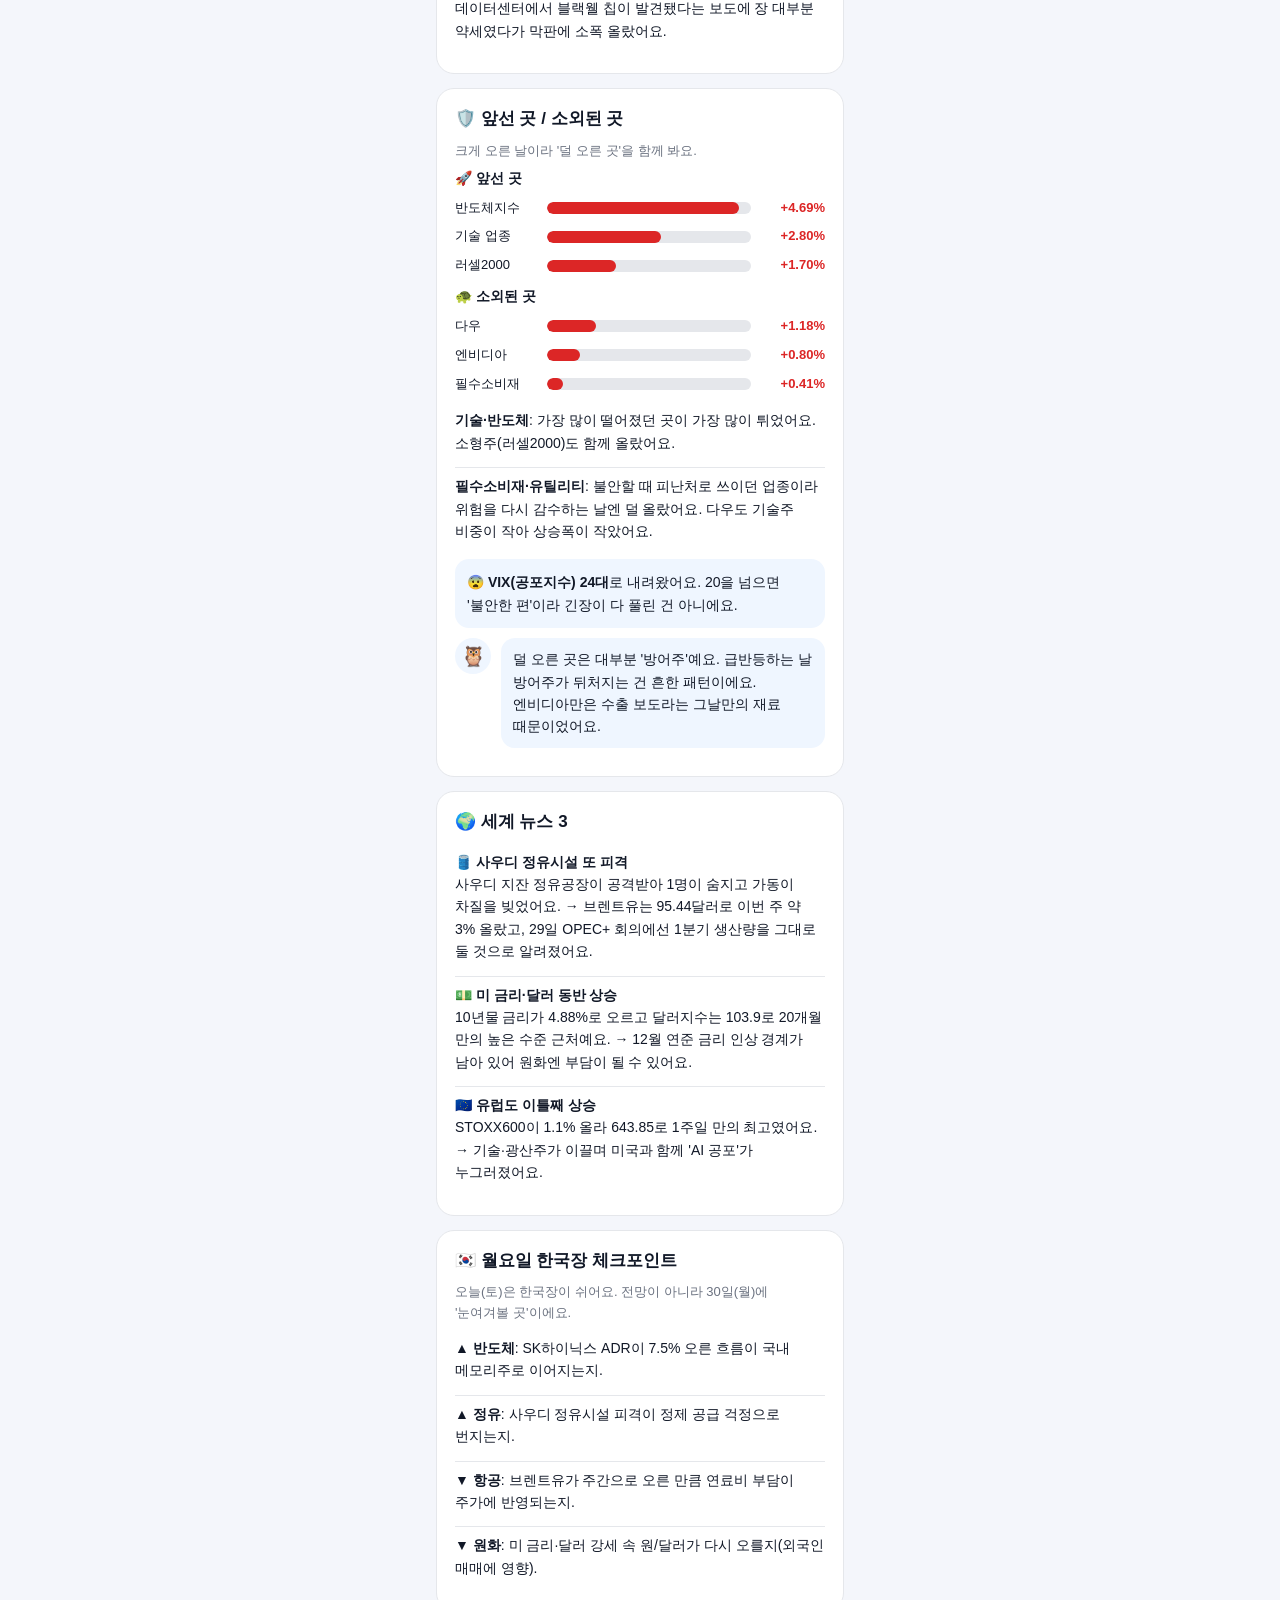
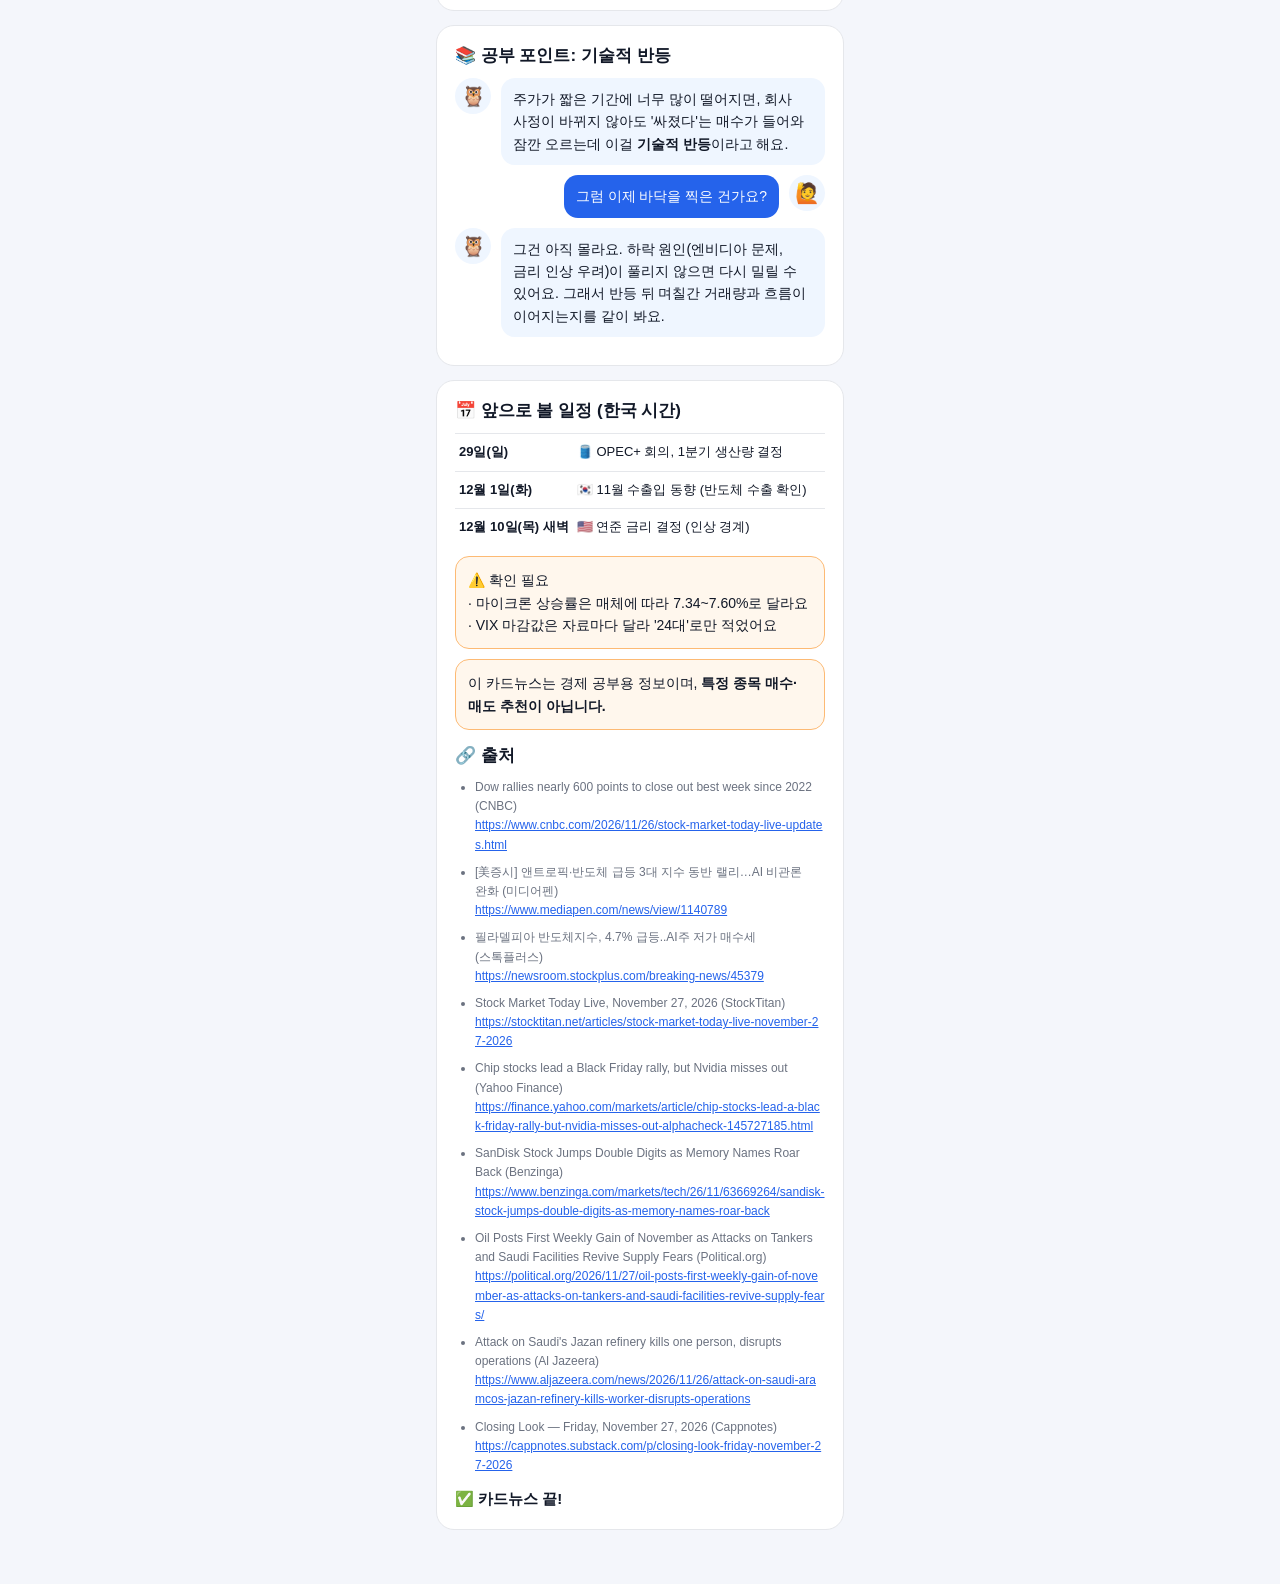
<file: docs/cards/2026-11-28-am.html>
<!doctype html>
<html lang="ko">
<head>
<meta charset="utf-8">
<meta name="viewport" content="width=device-width, initial-scale=1">
<title>11/28 오전판 · 반도체 반등에 미 증시 상승</title>
<style>
:root{--bg:#f4f6fb;--card:#fff;--text:#111827;--muted:#6b7280;--line:#e5e7eb;--accent:#2563eb;--soft:#eff6ff;--up:#dc2626;--down:#2563eb;--warnbg:#fff7ed;--warnline:#fdba74;--studybg:#f0fdf4;--studyline:#86efac;--bartrack:#e5e7eb}
@media (prefers-color-scheme:dark){:root{--bg:#0b1120;--card:#111a2e;--text:#e5e7eb;--muted:#9ca3af;--line:#24314f;--accent:#60a5fa;--soft:#1a2540;--up:#f87171;--down:#60a5fa;--warnbg:#2a1d10;--warnline:#9a5b1c;--studybg:#0f2a1c;--studyline:#1f7a45;--bartrack:#24314f}}
*{box-sizing:border-box}html,body{overflow-x:hidden}
body{margin:0;background:var(--bg);color:var(--text);font:15px/1.6 -apple-system,"Apple SD Gothic Neo","Noto Sans KR",sans-serif;word-break:keep-all;overflow-wrap:anywhere}
.wrap{max-width:440px;margin:0 auto;padding:16px 16px 40px}
.card{background:var(--card);border:1px solid var(--line);border-radius:18px;padding:18px;margin-bottom:14px}
.cover{background:linear-gradient(135deg,#1e3a8a,#0f172a);color:#f8fafc;border:0}
.tag{display:inline-block;font-size:12px;background:rgba(255,255,255,.15);border-radius:999px;padding:2px 10px;margin-right:4px}
h1{font-size:22px;line-height:1.35;margin:10px 0 6px}h2{font-size:17px;margin:0 0 10px;line-height:1.4}
.chips{display:grid;grid-template-columns:1fr 1fr;gap:8px;margin-top:14px}
.chip{background:rgba(255,255,255,.12);border-radius:12px;padding:8px 10px;font-size:12px}
.chip b{display:block;font-size:16px}
.chip .dn{color:#93c5fd}.chip .upc{color:#fca5a5}
.row{display:flex;gap:10px;margin:10px 0}.ava{flex:0 0 36px;height:36px;border-radius:50%;background:var(--soft);display:flex;align-items:center;justify-content:center;font-size:20px}
.bub{background:var(--soft);border-radius:14px;padding:10px 12px;font-size:14px;min-width:0}.me{flex-direction:row-reverse}.me .bub{background:var(--accent);color:#fff}
.grid{display:grid;grid-template-columns:1fr 1fr;gap:8px}
.tile{border:1px solid var(--line);border-radius:14px;padding:10px;min-width:0}
.tile .l{font-size:12px;color:var(--muted)}.tile .v{font-size:18px;font-weight:700;line-height:1.3}
.tile .c{font-size:13px;font-weight:600}.tile .m{font-size:12px;color:var(--muted);margin-top:4px;line-height:1.45}
.up{color:var(--up)}.down{color:var(--down)}
.bar-row{display:grid;grid-template-columns:84px 1fr 66px;align-items:center;gap:8px;margin:8px 0;font-size:13px}
.bar-track{background:var(--bartrack);border-radius:6px;height:12px;overflow:hidden}
.bar{height:100%;border-radius:6px}.bar.neg{background:var(--down)}.bar.pos{background:var(--up)}
.bar-row .p{text-align:right;font-weight:600}
.tl{border-left:2px solid var(--line);margin-left:6px;padding-left:14px}
.tl div{position:relative;margin-bottom:10px;font-size:14px}
.tl div::before{content:"";position:absolute;left:-20px;top:7px;width:10px;height:10px;border-radius:50%;background:var(--accent)}
.tl b{display:block;font-size:12px;color:var(--muted)}
.chain{display:flex;flex-direction:column;gap:4px}
.chain .n{background:var(--soft);border-radius:12px;padding:8px 12px;font-size:14px}
.chain .a{text-align:center;color:var(--muted);font-size:14px;line-height:1}
.cal{width:100%;border-collapse:collapse;font-size:13px}
.cal td{border-top:1px solid var(--line);padding:8px 4px;vertical-align:top}
.cal td:first-child{white-space:nowrap;font-weight:700;width:92px}
.box{border-radius:14px;padding:12px;font-size:14px;margin-top:10px}
.study{background:var(--studybg);border:1px solid var(--studyline)}
.warn{background:var(--warnbg);border:1px solid var(--warnline)}
.imp{list-style:none;padding:0;margin:0}.imp li{padding:7px 0;border-top:1px solid var(--line);font-size:14px}.imp li:first-child{border-top:0}
ol,ul{padding-left:20px;margin:0}li{margin-bottom:6px}.muted{color:var(--muted);font-size:13px}
.src{font-size:12px;color:var(--muted)}.src a{color:var(--accent);word-break:break-all}
.src li{margin-bottom:8px}
</style>
</head>
<body><div class="wrap">

<!-- 1. 표지 -->
<section class="card cover"><span class="tag">오전판</span><span class="tag">11/28(토) 03:00 미국 조기 마감 기준</span>
<h1>블랙프라이데이에 반도체 4.7% 급반등… 뉴욕증시 3대 지수 동반 상승</h1>
<p style="margin:0;opacity:.9;font-size:14px">추수감사절 다음 날이라 오후 1시(한국 새벽 3시)에 일찍 끝난 장이에요.</p>
<div class="chips">
<div class="chip">다우<b>50,774.94</b><span class="upc">▲1.18%</span></div>
<div class="chip">S&amp;P500<b>7,297.49</b><span class="upc">▲1.60%</span></div>
<div class="chip">나스닥<b>24,129.50</b><span class="upc">▲2.31%</span></div>
<div class="chip">필라델피아 반도체<b>9,000선 회복</b><span class="upc">▲4.69%</span></div>
</div></section>

<!-- 2. 오늘의 결론 -->
<section class="card"><h2>🦉 오늘의 결론</h2>
<div class="row"><div class="ava">🦉</div><div class="bub">어제 오후판에서 볼 거리로 짚은 블랙프라이데이 조기 마감 장은 3대 지수가 모두 오르며 끝났어요. S&amp;P500은 이번 주 5.6% 올라 2025년 4월 이후 가장 좋은 한 주를 보냈어요.</div></div>
<div class="row me"><div class="ava">🙋</div><div class="bub">왜 이렇게 많이 올랐어요?</div></div>
<div class="row"><div class="ava">🦉</div><div class="bub">엔비디아 사태로 AI·반도체주가 너무 많이 떨어졌다는 인식에 저가 매수가 몰렸어요. 특히 메모리 반도체가 앞장섰죠. 다만 거래가 적은 반나절 장이었고, 정작 엔비디아는 수출 관련 보도로 거의 제자리였어요.</div></div>
</section>

<!-- 3. 숫자 타일 -->
<section class="card"><h2>🔢 숫자로 보는 밤사이 시장</h2>
<div class="grid">
<div class="tile"><div class="l">다우</div><div class="v">50,774.94</div><div class="c up">▲1.18%</div><div class="m">약 590포인트 상승.</div></div>
<div class="tile"><div class="l">S&amp;P500</div><div class="v">7,297.49</div><div class="c up">▲1.60%</div><div class="m">11개 업종이 모두 올랐어요.</div></div>
<div class="tile"><div class="l">나스닥</div><div class="v">24,129.50</div><div class="c up">▲2.31%</div><div class="m">기술주 반등이 가장 컸어요.</div></div>
<div class="tile"><div class="l">필라델피아 반도체</div><div class="v">9,000선</div><div class="c up">▲4.69%</div><div class="m">장 막판 매수로 급등.</div></div>
<div class="tile"><div class="l">미 10년물 국채</div><div class="v">4.88%</div><div class="c up">▲0.04%p</div><div class="m">불안이 줄며 안전자산 채권을 팔았어요.</div></div>
<div class="tile"><div class="l">WTI 유가</div><div class="v">83.08달러</div><div class="c down">▼0.7%</div><div class="m">호르무즈 물동량이 버티며 숨 고르기.</div></div>
</div></section>

<!-- 4. 주인공 -->
<section class="card"><h2>⭐ 밤사이 주인공: 메모리 반도체</h2>
<p class="muted" style="margin:0 0 6px">11/27(금) 종가 등락률</p>
<div class="bar-row"><span>마이크론</span><div class="bar-track"><div class="bar pos" style="width:95%"></div></div><span class="p up">+7.60%</span></div>
<div class="bar-row"><span>SK하이닉스 ADR</span><div class="bar-track"><div class="bar pos" style="width:94%"></div></div><span class="p up">+7.52%</span></div>
<div class="bar-row"><span>TSMC ADR</span><div class="bar-track"><div class="bar pos" style="width:35%"></div></div><span class="p up">+2.77%</span></div>
<div class="bar-row"><span>엔비디아</span><div class="bar-track"><div class="bar pos" style="width:10%"></div></div><span class="p up">+0.80%</span></div>
<ul class="imp" style="margin-top:8px">
<li>📈 <b>메모리주</b>: 최근 급락이 지나쳤다는 판단과 단단한 메모리 가격에 매수세가 돌아왔어요. 마이크론은 2027년 생산량의 75% 이상이 이미 계약됐다고 밝혔어요.</li>
<li>⏸️ <b>엔비디아</b>: 동남아 수출 중단 보도(FT), 중국 데이터센터에서 블랙웰 칩이 발견됐다는 보도에 장 대부분 약세였다가 막판에 소폭 올랐어요.</li>
</ul></section>

<!-- 5. 앞선 곳 / 소외된 곳 -->
<section class="card"><h2>🛡️ 앞선 곳 / 소외된 곳</h2>
<p class="muted" style="margin:0 0 4px">크게 오른 날이라 '덜 오른 곳'을 함께 봐요.</p>
<b style="font-size:14px">🚀 앞선 곳</b>
<div class="bar-row"><span>반도체지수</span><div class="bar-track"><div class="bar pos" style="width:94%"></div></div><span class="p up">+4.69%</span></div>
<div class="bar-row"><span>기술 업종</span><div class="bar-track"><div class="bar pos" style="width:56%"></div></div><span class="p up">+2.80%</span></div>
<div class="bar-row"><span>러셀2000</span><div class="bar-track"><div class="bar pos" style="width:34%"></div></div><span class="p up">+1.70%</span></div>
<b style="font-size:14px">🐢 소외된 곳</b>
<div class="bar-row"><span>다우</span><div class="bar-track"><div class="bar pos" style="width:24%"></div></div><span class="p up">+1.18%</span></div>
<div class="bar-row"><span>엔비디아</span><div class="bar-track"><div class="bar pos" style="width:16%"></div></div><span class="p up">+0.80%</span></div>
<div class="bar-row"><span>필수소비재</span><div class="bar-track"><div class="bar pos" style="width:8%"></div></div><span class="p up">+0.41%</span></div>
<ul class="imp">
<li><b>기술·반도체</b>: 가장 많이 떨어졌던 곳이 가장 많이 튀었어요. 소형주(러셀2000)도 함께 올랐어요.</li>
<li><b>필수소비재·유틸리티</b>: 불안할 때 피난처로 쓰이던 업종이라 위험을 다시 감수하는 날엔 덜 올랐어요. 다우도 기술주 비중이 작아 상승폭이 작았어요.</li>
</ul>
<div class="box" style="background:var(--soft)">😨 <b>VIX(공포지수) 24대</b>로 내려왔어요. 20을 넘으면 '불안한 편'이라 긴장이 다 풀린 건 아니에요.</div>
<div class="row"><div class="ava">🦉</div><div class="bub">덜 오른 곳은 대부분 '방어주'예요. 급반등하는 날 방어주가 뒤처지는 건 흔한 패턴이에요. 엔비디아만은 수출 보도라는 그날만의 재료 때문이었어요.</div></div>
</section>

<!-- 6. 세계 뉴스 -->
<section class="card"><h2>🌍 세계 뉴스 3</h2>
<ul class="imp">
<li>🛢️ <b>사우디 정유시설 또 피격</b><br>사우디 지잔 정유공장이 공격받아 1명이 숨지고 가동이 차질을 빚었어요. → 브렌트유는 95.44달러로 이번 주 약 3% 올랐고, 29일 OPEC+ 회의에선 1분기 생산량을 그대로 둘 것으로 알려졌어요.</li>
<li>💵 <b>미 금리·달러 동반 상승</b><br>10년물 금리가 4.88%로 오르고 달러지수는 103.9로 20개월 만의 높은 수준 근처예요. → 12월 연준 금리 인상 경계가 남아 있어 원화엔 부담이 될 수 있어요.</li>
<li>🇪🇺 <b>유럽도 이틀째 상승</b><br>STOXX600이 1.1% 올라 643.85로 1주일 만의 최고였어요. → 기술·광산주가 이끌며 미국과 함께 'AI 공포'가 누그러졌어요.</li>
</ul></section>

<!-- 7. 한국장 체크포인트 -->
<section class="card"><h2>🇰🇷 월요일 한국장 체크포인트</h2>
<p class="muted" style="margin:0 0 6px">오늘(토)은 한국장이 쉬어요. 전망이 아니라 30일(월)에 '눈여겨볼 곳'이에요.</p>
<ul class="imp">
<li>▲ <b>반도체</b>: SK하이닉스 ADR이 7.5% 오른 흐름이 국내 메모리주로 이어지는지.</li>
<li>▲ <b>정유</b>: 사우디 정유시설 피격이 정제 공급 걱정으로 번지는지.</li>
<li>▼ <b>항공</b>: 브렌트유가 주간으로 오른 만큼 연료비 부담이 주가에 반영되는지.</li>
<li>▼ <b>원화</b>: 미 금리·달러 강세 속 원/달러가 다시 오를지(외국인 매매에 영향).</li>
</ul></section>

<!-- 8. 공부 -->
<section class="card"><h2>📚 공부 포인트: 기술적 반등</h2>
<div class="row"><div class="ava">🦉</div><div class="bub">주가가 짧은 기간에 너무 많이 떨어지면, 회사 사정이 바뀌지 않아도 '싸졌다'는 매수가 들어와 잠깐 오르는데 이걸 <b>기술적 반등</b>이라고 해요.</div></div>
<div class="row me"><div class="ava">🙋</div><div class="bub">그럼 이제 바닥을 찍은 건가요?</div></div>
<div class="row"><div class="ava">🦉</div><div class="bub">그건 아직 몰라요. 하락 원인(엔비디아 문제, 금리 인상 우려)이 풀리지 않으면 다시 밀릴 수 있어요. 그래서 반등 뒤 며칠간 거래량과 흐름이 이어지는지를 같이 봐요.</div></div>
</section>

<!-- 9. 일정 + 마무리 -->
<section class="card"><h2>📅 앞으로 볼 일정 (한국 시간)</h2>
<table class="cal">
<tr><td>29일(일)</td><td>🛢️ OPEC+ 회의, 1분기 생산량 결정</td></tr>
<tr><td>12월 1일(화)</td><td>🇰🇷 11월 수출입 동향 (반도체 수출 확인)</td></tr>
<tr><td>12월 10일(목) 새벽</td><td>🇺🇸 연준 금리 결정 (인상 경계)</td></tr>
</table>
<div class="box warn">⚠️ 확인 필요<br>· 마이크론 상승률은 매체에 따라 7.34~7.60%로 달라요<br>· VIX 마감값은 자료마다 달라 '24대'로만 적었어요</div>
<div class="box warn">이 카드뉴스는 경제 공부용 정보이며, <b>특정 종목 매수·매도 추천이 아닙니다.</b></div>
<h2 style="margin-top:14px">🔗 출처</h2>
<ul class="src">
<li>Dow rallies nearly 600 points to close out best week since 2022 (CNBC)<br><a href="https://www.cnbc.com/2026/11/26/stock-market-today-live-updates.html">https://www.cnbc.com/2026/11/26/stock-market-today-live-updates.html</a></li>
<li>[美증시] 앤트로픽·반도체 급등 3대 지수 동반 랠리…AI 비관론 완화 (미디어펜)<br><a href="https://www.mediapen.com/news/view/1140789">https://www.mediapen.com/news/view/1140789</a></li>
<li>필라델피아 반도체지수, 4.7% 급등..AI주 저가 매수세 (스톡플러스)<br><a href="https://newsroom.stockplus.com/breaking-news/45379">https://newsroom.stockplus.com/breaking-news/45379</a></li>
<li>Stock Market Today Live, November 27, 2026 (StockTitan)<br><a href="https://stocktitan.net/articles/stock-market-today-live-november-27-2026">https://stocktitan.net/articles/stock-market-today-live-november-27-2026</a></li>
<li>Chip stocks lead a Black Friday rally, but Nvidia misses out (Yahoo Finance)<br><a href="https://finance.yahoo.com/markets/article/chip-stocks-lead-a-black-friday-rally-but-nvidia-misses-out-alphacheck-145727185.html">https://finance.yahoo.com/markets/article/chip-stocks-lead-a-black-friday-rally-but-nvidia-misses-out-alphacheck-145727185.html</a></li>
<li>SanDisk Stock Jumps Double Digits as Memory Names Roar Back (Benzinga)<br><a href="https://www.benzinga.com/markets/tech/26/11/63669264/sandisk-stock-jumps-double-digits-as-memory-names-roar-back">https://www.benzinga.com/markets/tech/26/11/63669264/sandisk-stock-jumps-double-digits-as-memory-names-roar-back</a></li>
<li>Oil Posts First Weekly Gain of November as Attacks on Tankers and Saudi Facilities Revive Supply Fears (Political.org)<br><a href="https://political.org/2026/11/27/oil-posts-first-weekly-gain-of-november-as-attacks-on-tankers-and-saudi-facilities-revive-supply-fears/">https://political.org/2026/11/27/oil-posts-first-weekly-gain-of-november-as-attacks-on-tankers-and-saudi-facilities-revive-supply-fears/</a></li>
<li>Attack on Saudi's Jazan refinery kills one person, disrupts operations (Al Jazeera)<br><a href="https://www.aljazeera.com/news/2026/11/26/attack-on-saudi-aramcos-jazan-refinery-kills-worker-disrupts-operations">https://www.aljazeera.com/news/2026/11/26/attack-on-saudi-aramcos-jazan-refinery-kills-worker-disrupts-operations</a></li>
<li>Closing Look — Friday, November 27, 2026 (Cappnotes)<br><a href="https://cappnotes.substack.com/p/closing-look-friday-november-27-2026">https://cappnotes.substack.com/p/closing-look-friday-november-27-2026</a></li>
</ul>
<p style="margin:12px 0 0;font-weight:700">✅ 카드뉴스 끝!</p>
</section>

</div></body></html>
</file>
<file: docs/style.css>
:root{
  --bg:#f4f6fb; --surface:#ffffff; --surface2:#eef2f8; --text:#111827; --muted:#6b7280;
  --line:#e2e8f0; --accent:#2563eb; --accent-weak:#dbeafe; --up:#dc2626; --down:#2563eb;
  --warn:#b45309; --ok:#15803d; --top:#0f172a; --top-text:#f8fafc;
  --safe-t:env(safe-area-inset-top,0px); --safe-b:env(safe-area-inset-bottom,0px);
}
@media (prefers-color-scheme: dark){
  :root:not([data-theme="light"]){
    --bg:#0b1120; --surface:#111a2e; --surface2:#1a2540; --text:#e5e7eb; --muted:#9ca3af;
    --line:#24314f; --accent:#60a5fa; --accent-weak:#1e3a5f; --up:#f87171; --down:#60a5fa;
    --warn:#fbbf24; --ok:#4ade80; --top:#0b1120;
  }
}
:root[data-theme="dark"]{
  --bg:#0b1120; --surface:#111a2e; --surface2:#1a2540; --text:#e5e7eb; --muted:#9ca3af;
  --line:#24314f; --accent:#60a5fa; --accent-weak:#1e3a5f; --up:#f87171; --down:#60a5fa;
  --warn:#fbbf24; --ok:#4ade80; --top:#0b1120;
}
*{box-sizing:border-box}
html,body{margin:0;height:100%}
body{background:var(--bg);color:var(--text);font:15px/1.55 -apple-system,BlinkMacSystemFont,"Apple SD Gothic Neo","Noto Sans KR",sans-serif;-webkit-text-size-adjust:100%;overflow-x:hidden}
a{color:var(--accent);text-decoration:none}
button{font:inherit;color:inherit}

.top{position:fixed;top:0;left:0;right:0;z-index:20;height:calc(52px + var(--safe-t));padding:var(--safe-t) 8px 0;display:flex;align-items:center;gap:4px;background:var(--top);color:var(--top-text)}
.top h1{flex:1;margin:0;font-size:17px;font-weight:700;text-align:center;white-space:nowrap;overflow:hidden;text-overflow:ellipsis}
.icon-btn{width:44px;height:44px;border:0;background:none;color:inherit;font-size:26px;line-height:1;cursor:pointer;border-radius:10px}
.icon-btn[hidden]{display:block;visibility:hidden}
#favBtn{font-size:22px}

#view{padding:calc(64px + var(--safe-t)) 16px calc(84px + var(--safe-b));max-width:520px;margin:0 auto;outline:none}

.tabs{position:fixed;left:0;right:0;bottom:0;z-index:20;display:flex;background:var(--surface);border-top:1px solid var(--line);padding-bottom:var(--safe-b)}
.tabs a{flex:1;display:flex;flex-direction:column;align-items:center;gap:1px;padding:7px 0 6px;font-size:11px;color:var(--muted)}
.tabs a span{font-size:20px;line-height:1.1;filter:grayscale(1);opacity:.7}
.tabs a.on{color:var(--accent);font-weight:700}
.tabs a.on span{filter:none;opacity:1}

#viewer{position:fixed;left:0;right:0;top:calc(52px + var(--safe-t));bottom:0;z-index:10;background:var(--bg)}
#viewer iframe{width:100%;height:100%;border:0;display:block;background:var(--bg)}
body.viewing .tabs{display:none}

.card{background:var(--surface);border:1px solid var(--line);border-radius:16px;padding:16px;margin-bottom:12px}
.hero{background:linear-gradient(135deg,#1e3a8a,#0f172a);color:#f8fafc;border:0}
.hero .date{font-size:13px;opacity:.8}
.hero h2{margin:4px 0 8px;font-size:20px;line-height:1.35}
.hero p{margin:0 0 12px;font-size:14px;opacity:.92}
.chips{display:flex;flex-wrap:wrap;gap:6px;margin:0 0 14px}
.chip{background:rgba(255,255,255,.12);border-radius:999px;padding:4px 10px;font-size:12.5px;white-space:nowrap}
.chip b{font-weight:700}
.up{color:#fca5a5}.down{color:#93c5fd}
.btn{display:inline-flex;align-items:center;justify-content:center;gap:6px;min-height:44px;padding:0 18px;border-radius:12px;border:0;background:var(--accent);color:#fff;font-weight:700;cursor:pointer;width:100%}
.hero .btn{background:#f8fafc;color:#0f172a}
.btn.ghost{background:var(--surface2);color:var(--text)}
.btn.danger{background:transparent;color:var(--up);border:1px solid var(--line)}
.btn:disabled{opacity:.5}

.sec-title{font-size:13px;font-weight:700;color:var(--muted);margin:18px 4px 8px}
.item{display:flex;gap:12px;align-items:flex-start;background:var(--surface);border:1px solid var(--line);border-radius:14px;padding:12px 14px;margin-bottom:8px;color:var(--text);cursor:pointer}
.item .d{flex:0 0 auto;width:46px;text-align:center;background:var(--surface2);border-radius:10px;padding:4px 0;font-size:11px;color:var(--muted)}
.item .d b{display:block;font-size:17px;color:var(--text)}
.item .t{flex:1;min-width:0}
.item .t h3{margin:0 0 2px;font-size:15px;line-height:1.4}
.item .t p{margin:0;font-size:13px;color:var(--muted);display:-webkit-box;-webkit-line-clamp:2;-webkit-box-orient:vertical;overflow:hidden}
.item .star{flex:0 0 auto;color:var(--warn)}
.tags{display:flex;flex-wrap:wrap;gap:4px;margin-top:6px}
.tag{font-size:11.5px;background:var(--accent-weak);color:var(--accent);border-radius:6px;padding:1px 7px}

.search{position:sticky;top:calc(56px + var(--safe-t));z-index:5;background:var(--bg);padding:4px 0 8px}
.search input{width:100%;height:44px;border-radius:12px;border:1px solid var(--line);background:var(--surface);color:var(--text);padding:0 14px;font-size:16px}
.filter{display:flex;gap:6px;overflow-x:auto;padding:2px 0 4px;scrollbar-width:none}
.filter::-webkit-scrollbar{display:none}
.filter button{flex:0 0 auto;border:1px solid var(--line);background:var(--surface);border-radius:999px;padding:5px 12px;font-size:13px;cursor:pointer;min-height:32px}
.filter button.on{background:var(--accent);border-color:var(--accent);color:#fff}

.study{background:var(--surface);border:1px solid var(--line);border-radius:14px;padding:12px 14px;margin-bottom:8px}
.study h3{margin:0 0 4px;font-size:15px}
.study p{margin:0 0 6px;font-size:13.5px;color:var(--text)}
.study a{font-size:12.5px}

.empty{text-align:center;color:var(--muted);padding:40px 12px}
.empty .big{font-size:40px;display:block;margin-bottom:8px}
.note{font-size:13px;color:var(--muted);margin:8px 2px}
.status{display:flex;align-items:center;gap:8px;font-weight:700;margin-bottom:8px}
.dot{width:10px;height:10px;border-radius:50%;background:var(--muted)}
.dot.ok{background:var(--ok)}.dot.warn{background:var(--warn)}
ol.steps{margin:6px 0 0;padding-left:20px;font-size:14px}
ol.steps li{margin-bottom:4px}
textarea.code{width:100%;min-height:120px;border-radius:10px;border:1px solid var(--line);background:var(--surface2);color:var(--text);font:12px/1.4 ui-monospace,Menlo,monospace;padding:10px;resize:vertical;margin:8px 0}
.row{display:flex;gap:8px;margin-top:8px}
.row .btn{flex:1}
#toast{position:fixed;left:50%;bottom:calc(90px + var(--safe-b));transform:translateX(-50%);background:#111827;color:#fff;padding:10px 16px;border-radius:12px;font-size:14px;z-index:50;max-width:calc(100% - 32px)}
</file>
